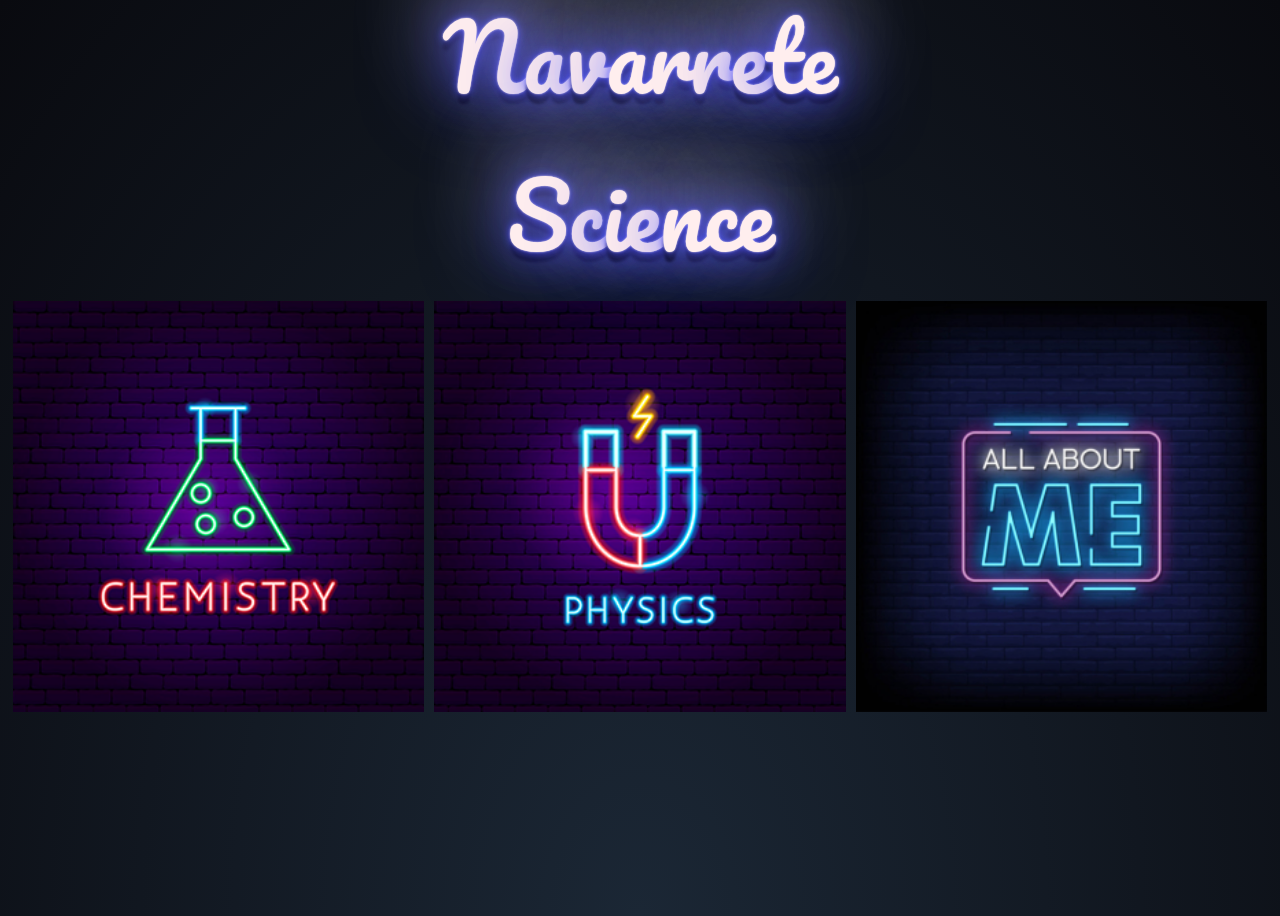
<file: index.html>
<!DOCTYPE html>
<html lang="en" dir="ltr">
  <head>
    <meta charset="utf-8" name="viewport" content="width=device-width">
  	<title>Navarrete Science</title>
  	<link rel="stylesheet" type="text/css" href="style.css">
  	<link rel="stylesheet" href="https://fonts.googleapis.com/css?family=Pacifico">
  	<link rel="icon" href="images/icon.png" type="image/png" sizes="32x32">
    <script src="csi.js"></script>
  </head>
  <body>

    <!--<div data-include="snow.html"></div>-->
    <div data-include="logo.html">

    </div>

    <div class="row">
			<div class="column">
				<a href="chemhome">
					<img src="images/chem.jpg" alt="image1" class="center">
				</a>
			</div>
			<div class="column">
				<a href="physhome">
					<img src="images/physics.jpg" alt="phys" class="center">
				</a>
			</div>
			<div class="column">
				<a href="Aboutme">
					<img src="images/me2.jpg" alt="me" class="center">
				</a>
			</div>
  </body>
</html>
</file>
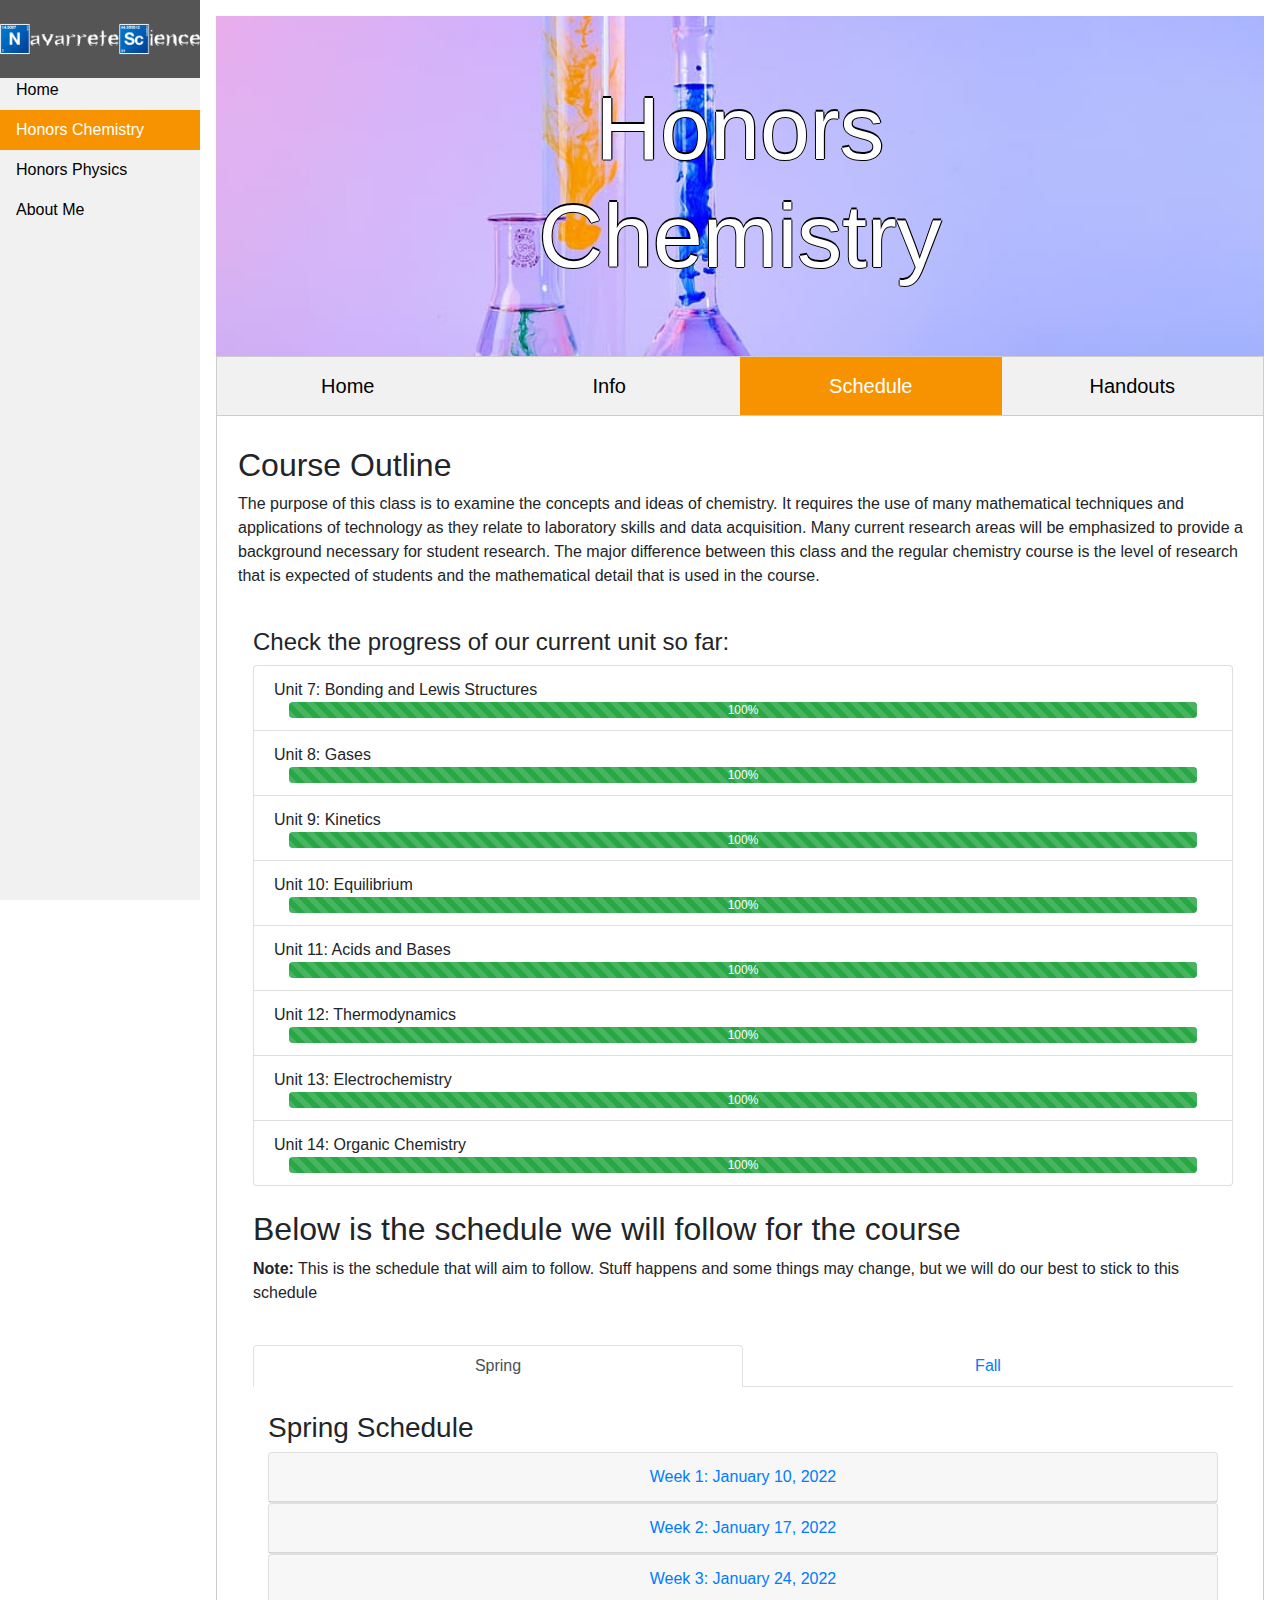
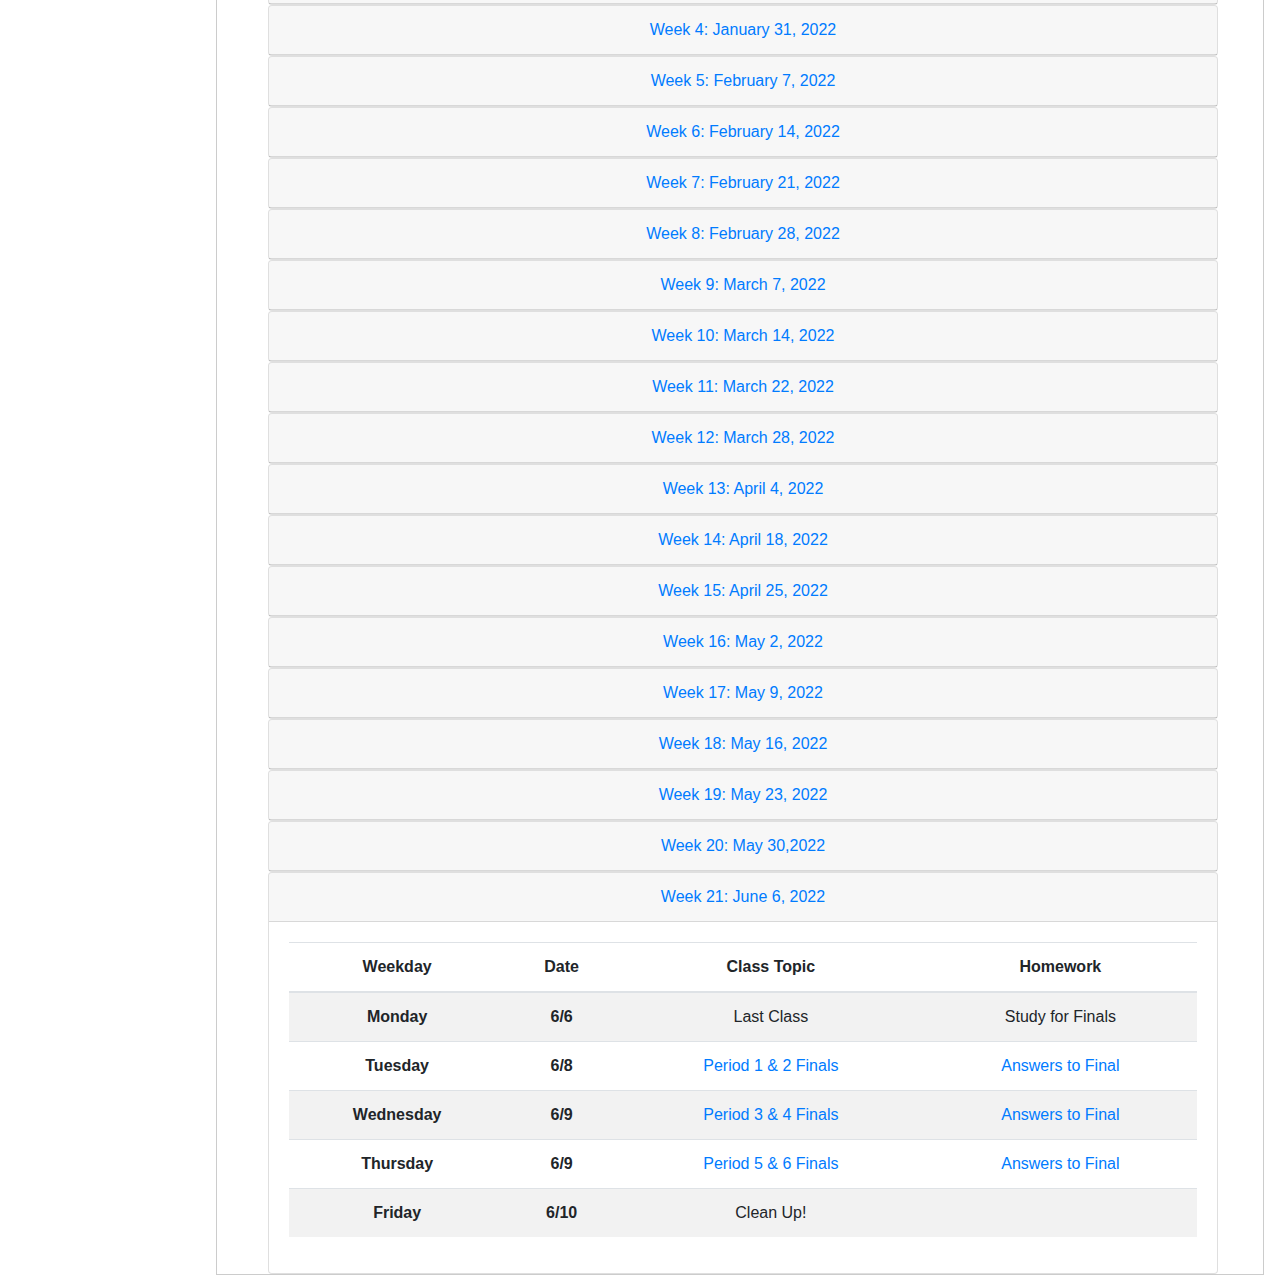
<file: chemhome.html>
<!DOCTYPE html>
<html lang="en" dir="ltr">
<head>
  <meta charset="utf-8" name="viewport" content="width=device-width">

    <link rel="stylesheet" href="https://maxcdn.bootstrapcdn.com/bootstrap/4.5.2/css/bootstrap.min.css">
    <link rel="stylesheet" type="text/css" href="chemstyle.css">

    <script src="https://ajax.googleapis.com/ajax/libs/jquery/3.5.1/jquery.min.js"></script>
    <script src="https://cdnjs.cloudflare.com/ajax/libs/popper.js/1.16.0/umd/popper.min.js"></script>
    <script src="https://maxcdn.bootstrapcdn.com/bootstrap/4.5.2/js/bootstrap.min.js"></script>
    <title>Honors Chemistry</title>
    <link rel="icon" href="images/icon.png" type="image/png" sizes="32x32">
  </head>
  <body>
    <ul class="sidenav">
      <a href="/">
				<img src="images/f7b4c80ef776345d8f807783833caaf0.jpg" alt="image1">
			</a>
      <li><a href="/">Home</a></li>
      <li><a class="active" href="">Honors Chemistry</a></li>
      <li><a href="physhome">Honors Physics</a></li>
      <li><a href="Aboutme">About Me</a></li>
    </ul>
    <div class="content">
      <div class="hero-image-chem">
        <div class="hero-text-chem">
          <h1 style="font-size:7vw;">Honors Chemistry</h1>
        </div>
      </div>
      <div class="centernav">
        <button class="tablinks" onclick="openCity(event, 'Home')"><center>Home</button>
        <button class="tablinks" onclick="openCity(event, 'Info')"><center>Info</button>
        <button class="tablinks" onclick="openCity(event, 'Schedule')" id="defaultOpen"><center>Schedule</button>
        <button class="tablinks" onclick="openCity(event, 'Handouts')"><center>Handouts</button>
      </div>

      <div id="Home" class="tabcontent active2">
        <div class = "container">
          <br>
          <div class="intro">
              <img src="images/dino.jpg">
              <h2>WELCOME CLASS OF 2021-2022</h2>
              <br>
              <p>Welcome Scientists to your Honors Chemistry class! Chemistry is my passion and the only thing I love more than chemistry is teaching others about its marvels. I am very excited to have all of you in my classroom as we embark on this journey together called Chemistry. We are all going to work together, learn together, and grow together. I hope that you are equally as excited to learn about chemistry as I am to teach it. I cannot wait to see all of you to transform into young scientists!</p>
            </div>
        <!--
            <br>
            <h2 style="text-align: center;">SCIENTISTS OF THE MONTH</h2>
            <p style="text-align: center; font-size: 18px;">Even through these difficult times of distance learning, these scientists have demonstrated diligence, leadership, tenacity in our digital classroom, serving as model students in our digital classroom.</p>

        <div class="som">
            <div class="sompictures">
         <div class="studentpictures">
           <img src="images/som1.jpg" style="width:100%">
           <h3>Bryan Sanchez Pineda</h3>
           <p>Period 1 Honors Chemistry</p>
         </div>
       </div>
         <div class="sompictures">
           <div class="studentpictures">
             <img src="images/som2.jpg" style="width:100%">
             <h3>Brittany Nieto-Bastida</h3>
             <p>Period 3 Honors Chemistry</p>
           </div>
         </div>
           <div class="sompictures">
             <div class="studentpictures">
               <img src="images/som3.jpg" style="width:100%">
              <h3>Katelyn Nolasco</h3>
              <p>Period 5 Honors Chemistry</p>
             </div>
           </div>
         </div>
          -->
          <!--
         <div class="outro">
           <h2>ANNOUNCEMENTS:</h2>
           <h2> WEEK 22</h2>
             <img src="images/dino.jpg">
             <p>Hello Scientists,<br><br>Congratulations! You have made it and survived a whole school year online! This journey has been no easy feat but it has definitely been a learning experience. I just wanted to take this opportunity to congratulate all of you more making it this far and for continuing to grow. Take a much needed break. It is well deserved
              <br><br>For this week, I will be finalizing grades so that if there are any mistakes, they can fixed and sorted promptly. Remember, there is one of me and over 200 of all of you. A mistake is bound to happen. If there are any questions on grades or if you see any mistakes, please let me know as soon as possible to ensure those mistakes get sorted promptly.
              <br><br>See you all soon!</p>
          </div>
          -->
        </div>
      </div>

      <div id="Info" class="tabcontent">
        <div class="container">
          <br>
          <p style="font-size:18px">
            The purpose of this class is not only to learn about chemistry, but to explore and be able explain the various of ideas that make up chemistry. We will accomplish this task by using the same mathematical techniques and technology used in the industry, developing skills necessary for successful data acquisition in a laboratory.  of this class is to explain and explore the various ideas that make up chemistry. Just like in normal lab, there will be a lot of work done collaboratively. Working together is highly encouraged, however, cheating/plagiarism will not be tolerated. If you received help, give them credit. However, if you are suspected or found to be cheating, the cheating policy by the Dean of Students will be enforced.
            <br>
            <br>
            In order to ensure no class time is wasted, make sure to come prepared to class every day with all your required materials and completed homework ready to turn in. If your homework isn’t unfinished, isn’t stapled, and/or doesn’t have your name, it is incomplete. Our time together will be used to learn, not looking for homework. Below is a list of the required materials needed for this class</p>
          <br>

          <div class="mainlist">
            <div class="infocolumns">
              <h2><center>MATERIALS</h2>
              <ul class"materials">
                <li>3 Ring Binder (only for this class)</li>
                <li>Pencils/Pens</li>
                <li>Colored Pencils</li>
                <li>Ruler</li>
                <li>Highlighers</li>
                <li>Scientific Calculator</li>
              </ul>
            </div>
            <div class="infocolumns">
              <h2><center>COURSE POLICIES</h2>
              <ul class"materials">
                <li>Arrive to class on time</li>
                <li>Come to class ready to learn and with an open mind</li>
                <li>Respect the speaker, whether it is myself or a classmate</li>
                <li>Trust yourself to make mistakes</li>
                <li>If things don't make sense, ask or seek help</li>
              </ul>
            </div>
          </div>
          <br>
          <p>
            The schedule is updated every week through the website. There you will find the topics as well as the homework we will be completing throughout the week and their due dates. Copy them to your planner. The excuse of not knowing an assignment was due will not be accepted.
            <br><br>
            As mentioned, you will need a separate binder only for this class. You should have dividers with the following headings:
            <br>
            <ol type="1">
              <li>Lecture Outlines</li>
              <li>Handouts</li>            <li>Homework</li>            <li>Labs</li>
              <li>Tests</li>
            </ol>

            You should have a separate “Completed Homework Folder”, where you place your assignments ready to be turned in.
            <br><br>
            The lecture notes for this class are made and distributed by the instructor. During class, your task will be to follow along and fill out the outline. This way, all your notes are in one place and if you’re absent, you know what notes to get. Guard these with your life.
          </p>
          <button class="chemmenu">MESSAGE FOR PARENTS/GUARDIANS </button>
          <div class="panel">
            <br>
            <p>School today is very different from how it was in the past, allowing for easier communication between teachers, parents and students. Ensuring the success of students is an equal team effort. Therefore it is important that you also keep track of what your child is doing in class to help keep them focused.<br><br>
            Some recommendations are:
            <li>Follow the website to know what your child is doing. This website was made for parents just as much as it was for students. Have your child help you navigate it</li>
            <li>Provide a time and space for your student to do work.</li>
            <li>Please do not wait until the end of the semester to see how your child is doing. Check in with your child at least every two weeks to see how they are doing in the class.</li>
            <li>You are welcome to contact me by email, phone or office hours. Please allow 24 hours for a response. If you have not heard from me in 24 hours, follow up emails are always appreciated.</li><br>
            <strong>The success of your child requires equal team effort.</strong>
          </p>
          </div>
          <br>
          <button class="chemmenu">MESSAGE FOR STUDENTS</button>
          <div class="panel">
            <br>
            <p>No one expects you to understand material you have never seen before on your first try. We are going to learn together, make mistakes together, and grow together. What I expect from everyone is dedication. If you need extra help, you can rewatch the lecture videos, create study groups with your peers or attend office hours. Remember that I am here to help you and will do everything that I can to provide plenty of opportunities to check for understanding and correct any misconceptions.</p>
          </div>
          <br>
          <h1 style="text-align: center;">GRADING</h1>
          <img src="images/chemGrades.png" style="width:100%">
          <p>Note: Assignments, such as quizzes/labs/exams, will have more weight and be worth more than one assignment</p>
          <br>
          <button class="chemmenu">STUDENT RESPONSIBILITY</button>
          <div class="panel">
            <br>
            <p>You must have your homework ready to be turned in when you arrive to class. Do not think you may spend 15 minutes or even 15 seconds looking for where you have put it, finishing one question, stapling pages together or even writing your name on it. Work is due when you arrive in the room. The same concept applies to bringing the materials, calculators and tools that are necessary for you to do your job, the job of being a student. Remember that while you are in my course, my objective is to prepare you for the real world and the consequences you will face will be of the same level as those in the real world. If you come without your tools, you can’t work and hence will not be paid that day. You will not receive credit for the work assigned or collected that day </p>
          </div>
          <br>
          <button class="chemmenu">CHEATING</button>
          <div class="panel">
            <br>
            <p>Cheating of any type will not be tolerated. If you are caught or suspected of cheating on a homework, lab or test you will be subjected to the schools cheating policy to the fullest extent. The burden of proof does not lie with the instructor</p>
          </div>
          <br>
          <button class="chemmenu">EXTRA CREDIT</button>
          <div class="panel">
            <br>
            <p>There is no extra credit given. It is the student’s responsibility to correct any assignments.</p>
          </div>
          <br>
          <button class="chemmenu">OFFICE HOURS</button>
          <div class="panel">
            <br>
            <p>Office hours is time meant for students to ask questions, tutor students, or simply talk to parents and students. I encourage everyone to attend office hours. Office hours can be done before school, on Schoology or through email. </p>
          </div>
          <br>
          <h1 style="text-align: center;">PRINTABLE DOCUMENTS</h1>
          <div class="sublist">
            <div class="doccolumns">
              <a href="https://drive.google.com/file/d/1AYBHLtGXWt_1m6lSsXgr9LLoP7cuwLrV/view">
                <img src="images/images/syllabus.png" class="centerimg">
              </a>
              <h2><center>CHEMISTRY SYLLABUS</h2>
              <p><center>Click on the image to view the full document</p>
            </div>
            <div class="doccolumns">
              <a href="https://drive.google.com/file/d/1PyjODHEEAt9lFLcygJ-EO8ABRVPrqjzD/view">
                <img src="images/images/safety.png" class="centerimg">
              </a>
              <h2><center>LAB SAFETY CONTRACT</h2>
              <p><center>Click on the image to view the full document</p>
            </div>
            <br><br><br>
          </div>
        </div>
      </div>


      <div id="Schedule" class="tabcontent">
        <div class="container">
          <br>

          <h2>Course Outline</h2>
          <p>The purpose of this class is to examine the concepts and ideas of chemistry. It requires the use of many mathematical techniques and applications of technology as they relate to laboratory skills and data acquisition. Many current research areas will be emphasized to provide a background necessary for student research. The major difference between this class and the regular chemistry course is the level of research that is expected of students and the mathematical detail that is used in the course.</p>

          <br>
          <div class="container">
            <h4>Check the progress of our current unit so far:</h4>
            <ul class="list-group">
              <li class="list-group-item ">Unit 7: Bonding and Lewis Structures
                <div class="container">
                 <div class="progress">
                    <div class="progress-bar progress-bar-striped bg-success progress-bar-animated" role="progressbar" aria-valuenow="40" aria-valuemin="0" aria-valuemax="100" style="width: 100%">
                    100%
                    </div>
                 </div>
                </div>
              </li>

              <li class="list-group-item">Unit 8: Gases <div class="container">
                 <div class="progress">
                 <div class="progress-bar progress-bar-striped bg-success progress-bar-animated" role="progressbar" aria-valuenow="40" aria-valuemin="0" aria-valuemax="100" style="width: 100%">
                 100%
                 </div>
                 </div>
                </div>
              </li>

              <li class="list-group-item">Unit 9: Kinetics<div class="container">
                 <div class="progress">
                 <div class="progress-bar progress-bar-striped bg-success progress-bar-animated" role="progressbar" aria-valuenow="40" aria-valuemin="0" aria-valuemax="100" style="width: 100%">
                 100%
                 </div>
                 </div>
                </div>
              </li>

              <li class="list-group-item">Unit 10: Equilibrium <div class="container">
                 <div class="progress">
                 <div class="progress-bar progress-bar-striped bg-success progress-bar-animated" role="progressbar" aria-valuenow="40" aria-valuemin="0" aria-valuemax="100" style="width: 100%">
                 100%
                 </div>
                 </div>
                </div>
              </li>

              <li class="list-group-item">Unit 11: Acids and Bases<div class="container">
                 <div class="progress">
                 <div class="progress-bar progress-bar-striped bg-success progress-bar-animated" role="progressbar" aria-valuenow="40" aria-valuemin="0" aria-valuemax="100" style="width: 100%">
                 100%
                 </div>
                 </div>
                </div>
              </li>

              <li class="list-group-item">Unit 12: Thermodynamics<div class="container">
                 <div class="progress">
                   <div class="progress-bar progress-bar-striped bg-success progress-bar-animated" role="progressbar" aria-valuenow="40" aria-valuemin="0" aria-valuemax="100" style="width: 100%">
                   100%
                   </div>
                 </div>
                </div>
              </li>

              <li class="list-group-item">Unit 13: Electrochemistry<div class="container">
                 <div class="progress">
                   <div class="progress-bar progress-bar-striped bg-success progress-bar-animated" role="progressbar" aria-valuenow="40" aria-valuemin="0" aria-valuemax="100" style="width: 100%">
                   100%
                   </div>
                 </div>
                </div>
              </li>

              <li class="list-group-item">Unit 14: Organic Chemistry<div class="container">
                 <div class="progress">
                   <div class="progress-bar progress-bar-striped bg-success progress-bar-animated" role="progressbar" aria-valuenow="40" aria-valuemin="0" aria-valuemax="100" style="width: 100%">
                   100%
                   </div>
                 </div>
                </div>
              </li>
<!--
              <li class="list-group-item">Unit 15: Nuclear Chemistry<div class="container">
                 <div class="progress">
                   <div class="progress-bar progress-bar-striped bg-info progress-bar-animated" role="progressbar" aria-valuenow="40" aria-valuemin="0" aria-valuemax="100" style="width: 10%">
                   0%
                   </div>
                 </div>
                </div>
              </li>
 -->
            </ul>
          </div>

          <br>

          <div class="container">
            <h2>Below is the schedule we will follow for the course</h2>
            <p><strong>Note:</strong> This is the schedule that will aim to follow. Stuff happens and some things may change, but we will do our best to stick to this schedule</p>

            <br>
             <ul class="nav nav-tabs nav-justified" role="tablist">

              <li class="nav-item">
                <a class="nav-link active" data-toggle="tab" href="#home">Spring</a>
              </li>

              <li class="nav-item">
                <a class="nav-link" data-toggle="tab" href="#menu1">Fall</a>
              </li>
              <!--
              <li class="nav-item">
                <a class="nav-link disabled" data-toggle="tab" href="#home">Spring</a>
              </li>
            -->
            </ul>

            <div class="tab-content">
              <div id="home" class="container tab-pane active"><br>

                <h3>Spring Schedule</h3>
                  <div id="accordion">

                    <div class="card">
                      <div class="card-header">
                          <a class="card-link" data-toggle="collapse" href="#collapse19"><center>Week 1: January 10, 2022
                          </a>
                      </div>
                      <div id="collapse19" class="collapse" data-parent = "#accordion">
                        <div class="card-body">
                          <table class="table table-striped">
                            <thead>
                              <tr>
                                <th><center>Weekday</th>
                                <th><center>Date</th>
                                <th><center>Class Topic</th>
                                <th><center>Homework</th>
                              </tr>
                            </thead>
                            <tbody>
                              <tr>
                                 <td><center><strong>Monday</strong></td>
                                <td><center><strong>1/10</strong></td>
                                <td><center>Pupil Free Day</td>
                                <td><center>See y'all Soon</td>
                              </tr>
                              <tr>
                                <td><center><strong>Tuesday</strong></td>
                                <td><center><strong>1/11</strong></td>
                                <td><center>Math Review</td>
                                <td><center>Complete the <a href="#" target="_blank">Math Review</a> Handout</td>
                              </tr>
                              <tr>
                                <td><center><strong>Wednesday</strong></td>
                                <td><center><strong>1/12</strong></td>
                                <td><center>Bonding</td>
                                <td><center>Complete the <a href="#" target="_blank">Bonding Questions</a> Handout</td>
                              </tr>
                              <tr>
                                <td><center><strong>Thursday</strong></td>
                                <td><center><strong>1/13</strong></td>
                                <td><center>Lewis Structures</td>
                                <td><center>Complete the <a href="#" target="_blank">Lewis Dots #1</a> Handout</td>
                              </tr>
                              <tr>
                                <td><center><strong>Friday</strong></td>
                                <td><center><strong>1/14</strong></td>
                                <td><center>VSEPR</td>
                                <td><center>Complete the <a href="#" target="_blank">Lewis Dots #2</a> Handout</td>
                              </tr>
                            </tbody>
                          </table>
                        </div>
                      </div>
                    </div>

                    <div class="card">
                      <div class="card-header">
                          <a class="collapsed card-link" data-toggle="collapse" href="#collapse20"><center>Week 2: January 17, 2022</a>
                      </div>
                      <div id="collapse20" class="collapse" data-parent="#accordion">
                        <div class="card-body">
                          <table class="table table-striped">
                            <thead>
                              <tr>
                                <th><center>Weekday</th>
                                <th><center>Date</th>
                                <th><center>Class Topic</th>
                                <th><center>Homework</th>
                              </tr>
                            </thead>
                            <tbody>
                              <tr>
                                 <td><center><strong>Monday</strong></td>
                                <td><center><strong>1/17</strong></td>
                                <td><center>Martin Luther King Jr Day</td>
                                <td><center> </td>
                              </tr>
                              <tr>
                                <td><center><strong>Tuesday</strong></td>
                                <td><center><strong>1/18</strong></td>
                                <td><center>Model Building Lab</td>
                                <td><center>Complete the <a href="https://drive.google.com/file/d/1hcEi6WPxt1BAUStW_ta5Z1R1dHaYGGpL/view?usp=sharing" target="_blank">Model Building Lab</a> Handout</td>
                              </tr>
                              <tr>
                                <td><center><strong>Wednesday</strong></td>
                                <td><center><strong>1/19</strong></td>
                                <td><center>Dipole Moments</td>
                                <td><center>Complete the <a href="https://drive.google.com/file/d/1kz-wq_AmYC7-1SbhjQkxaVrKuYKEt2FF/view?usp=sharing" target="_blank">Lewis Dots #3</a> Handout</td>
                              </tr>
                              <tr>
                                <td><center><strong>Thursday</strong></td>
                                <td><center><strong>1/20</strong></td>
                                <td><center>Discuss Homework</td>
                                <td><center>Complete the <a href="https://drive.google.com/file/d/1kz-wq_AmYC7-1SbhjQkxaVrKuYKEt2FF/view?usp=sharing" target="_blank">Lewis Dots #3</a> Handout</td>
                              </tr>
                              <tr>
                                <td><center><strong>Friday</strong></td>
                                <td><center><strong>1/21</strong></td>
                                <td><center>IMF</td>
                                <td><center>Complete the <a href="https://drive.google.com/file/d/1wu6J0SnVWHTCNizM0UO2cTwoNBnUUI-M/view?usp=sharing" target="_blank">IMF Homework</a> Handout</td>
                              </tr>
                            </tbody>
                          </table>
                        </div>
                      </div>
                    </div>

                    <div class="card">
                      <div class="card-header">
                          <a class="card-link" data-toggle="collapse" href="#collapse21"><center>Week 3: January 24, 2022</a>
                      </div>
                      <div id="collapse21" class="collapse" data-parent="#accordion">
                        <div class="card-body">
                          <table class="table table-striped">
                            <thead>
                              <tr>
                                <th><center>Weekday</th>
                                <th><center>Date</th>
                                <th><center>Class Topic</th>
                                <th><center>Homework</th>
                              </tr>
                            </thead>
                            <tbody>
                              <tr>
                                <td><center><strong>Monday</strong></td>
                                <td><center><strong>1/24</strong></td>
                                <td><center>Review</td>
                                <td><center>Complete the Practice Test.</td>
                              </tr>
                              <tr>
                                <td><center><strong>Tuesday</strong></td>
                                <td><center><strong>1/25</strong></td>
                                <td><center>Unit 7 Test</td>
                                <td><center></td>
                              </tr>
                              <tr>
                                <td><center><strong>Wednesday</strong></td>
                                <td><center><strong>1/26</strong></td>
                                <td><center>Gases</td>
                                <td><center>Complete the <a href="https://drive.google.com/file/d/1iesL8sdM2VhlbdJrBTju2CPicTHKLo17/view?usp=sharing" target="_blank">Boyle's Law</a> Handout.</td>
                              </tr>
                              <tr>
                                <td><center><strong>Thursday</strong></td>
                                <td><center><strong>1/27</strong></td>
                                <td><center>Gases</td>
                                <td><center>Complete the <a href="https://drive.google.com/file/d/1aVKwyO55DDZmrp4N6N2pYvO_ltlqSfV9/view?usp=sharing" target="_blank">Charles's Law</a> Handout.</td>
                              </tr>
                              <tr>
                                <td><center><strong>Friday</strong></td>
                                <td><center><strong>1/28</strong></td>
                                <td><center>Boyle's Law Lab</td>
                                <td><center>Complete the <a href="https://drive.google.com/file/d/1QEGBPaD8XahMvyi4kJ66DGyWJeKcK88Z/view?usp=sharing" target="_blank">Boyle's Law Lab</a> Handout.</td>
                              </tr>
                            </tbody>
                          </table>
                        </div>
                      </div>
                    </div>

                    <div class="card">
                      <div class="card-header">
                          <a class="card-link" data-toggle="collapse" href="#collapse22"><center>Week 4: January 31, 2022</a></h4>
                      </div>
                      <div id="collapse22" class="collapse" data-parent="#accordion">
                        <div class="card-body">
                          <table class="table table-striped">
                            <thead>
                              <tr>
                                <th><center>Weekday</th>
                                <th><center>Date</th>
                                <th><center>Class Topic</th>
                                <th><center>Homework</th>
                              </tr>
                            </thead>
                            <tbody>
                              <tr>
                                <td><center><strong>Monday</strong></td>
                                <td><center><strong>1/31</strong></td>
                                <td><center>Boyle's Law Lab</td>
                                <td><center>Complete the <a href="https://drive.google.com/file/d/1QEGBPaD8XahMvyi4kJ66DGyWJeKcK88Z/view?usp=sharing" target="_blank">Boyle's Law Lab</a> Handout and the <a href="https://drive.google.com/file/d/1xDm9qiM1irW5djSmqi7L2Hvx6wUK7oHs/view?usp=sharing" target="_blank">Combined Gas Laws</a> Handout.</td>
                              </tr>
                              <tr>
                                <td><center><strong>Tuesday</strong></td>
                                <td><center><strong>2/1</strong></td>
                                <td><center>Discuss HW</td>
                                <td><center>Complete the <a href="https://drive.google.com/file/d/1xDm9qiM1irW5djSmqi7L2Hvx6wUK7oHs/view?usp=sharing" target="_blank">Combined Gas Laws</a> Handout.</td>
                              </tr>
                              <tr>
                                <td><center><strong>Wednesday</strong></td>
                                <td><center><strong>2/2</strong></td>
                                <td><center>Ideal Gas Law</td>
                                <td><center>Complete the <a href="https://drive.google.com/file/d/1EJWglqDp9JaijlsSS9XrBKX04K6YrYjQ/view?usp=sharing" target="_blank">Ideal Gas Law</a> Handout.</td>
                              </tr>
                              <tr>
                                <td><center><strong>Thursday</strong></td>
                                <td><center><strong>2/3</strong></td>
                                <td><center>Kinetic Molecular Theory</td>
                                <td><center>Complete the <a href="https://drive.google.com/file/d/1JjJ0_9xSDHvzapn3xKgU8t2_qmFBtmeL/view?usp=sharing" target="_blank">KMT Questions</a> Handout.</td>
                              </tr>
                              <tr>
                                <td><center><strong>Friday</strong></td>
                                <td><center><strong>2/4</strong></td>
                                <td><center>Gas Properties Lab</td>
                                <td><center>Complete the <a href="https://drive.google.com/file/d/1WDcRszj94GE043PIJDjV3IKhzdmtxI7B/view?usp=sharing" target="_blank">Gas Properties Lab</a> Handout.</td>
                              </tr>
                            </tbody>
                          </table>
                        </div>
                      </div>
                    </div>

                    <div class="card">
                      <div class="card-header">
                          <a class="card-link" data-toggle="collapse" href="#collapse23"><center>Week 5: February 7, 2022</a></h4>
                      </div>
                      <div id="collapse23" class="collapse" data-parent="#accordion">
                        <div class="card-body">
                          <table class="table table-striped">
                            <thead>
                              <tr>
                                <th><center>Weekday</th>
                                <th><center>Date</th>
                                <th><center>Class Topic</th>
                                <th><center>Homework</th>
                              </tr>
                            </thead>
                            <tbody>
                              <tr>
                                <td><center><strong>Monday</strong></td>
                                <td><center><strong>2/7</strong></td>
                                <td><center>Discuss HW/Molar Mass</td>
                                <td><center>Complete the <a href="https://drive.google.com/file/d/1vCF7mdTugLCiVDwqvvRudW8C99L293QJ/view?usp=sharing" target="_blank">Densities and Molar Masses of Gases</a> Handout</td>
                              </tr>
                              <tr>
                                <td><center><strong>Tuesday</strong></td>
                                <td><center><strong>2/8</strong></td>
                                <td><center>Gas Stoichiometry</td>
                                <td><center>Complete the <a href="https://drive.google.com/file/d/1PBZTt-XXB95gnwlwDuJWXQ6yZKuAAxOl/view?usp=sharing" target="_blank">Gas Stoichiometry</a> Handout</td>
                              </tr>
                              <tr>
                                <td><center><strong>Wednesday</strong></td>
                                <td><center><strong>2/9</strong></td>
                                <td><center>More Math</td>
                                <td><center>Complete the <a href="https://drive.google.com/file/d/1-RsCzKo7e4qbAVOEiN1Ofcxl_bz7EIQS/view?usp=sharing" target="_blank">Mixed Up Gas Laws</a> Handout</td>
                              </tr>
                              <tr>
                                <td><center><strong>Thursday</strong></td>
                                <td><center><strong>2/10</strong></td>
                                <td><center>Review</td>
                                <td><center>Complete the Practice Test</td>
                              </tr>
                              <tr>
                                <td><center><strong>Friday</strong></td>
                                <td><center><strong>2/11</strong></td>
                                <td><center>Unit 8 Test</td>
                                <td><center></td>
                              </tr>
                            </tbody>
                          </table>
                        </div>
                      </div>
                    </div>

                    <div class="card">
                      <div class="card-header">
                          <a class="card-link" data-toggle="collapse" href="#collapse24"><center>Week 6: February 14, 2022</a></h4>
                      </div>
                      <div id="collapse24" class="collapse" data-parent="#accordion">
                        <div class="card-body">
                          <table class="table table-striped">
                            <thead>
                              <tr>
                                <th><center>Weekday</th>
                                <th><center>Date</th>
                                <th><center>Class Topic</th>
                                <th><center>Homework</th>
                              </tr>
                            </thead>
                            <tbody>
                              <tr>
                                <td><center><strong>Monday</strong></td>
                                <td><center><strong>2/14</strong></td>
                                <td><center>Kinetics Lab</td>
                                <td><center>Complete the <a href="#" target="_blank">Kinetics Lab</a> Handout</td>
                              </tr>
                              <tr>
                                <td><center><strong>Tuesday</strong></td>
                                <td><center><strong>2/15</strong></td>
                                <td><center>Discuss Lab</td>
                                <td><center>Complete the <a href="#" target="_blank">Kinetics Lab</a> Handout</td>
                              </tr>
                              <tr>
                                <td><center><strong>Wednesday</strong></td>
                                <td><center><strong>2/16</strong></td>
                                <td><center>Factors Affecting Rate of a Reaction</td>
                                <td><center>Complete the <a href="https://drive.google.com/file/d/1ORqZjW0NjZ8U9clcrBT8F8KdT1dNwtt0/view?usp=sharing" target="_blank">Kinetics #1</a> Handout</td>
                              </tr>
                              <tr>
                                <td><center><strong>Thursday</strong></td>
                                <td><center><strong>2/17</strong></td>
                                <td><center>Reaction Rate and Temperature Lab</td>
                                <td><center>Complete the <a href="https://drive.google.com/file/d/137pQzPQ9JPNyw8pqKm-0nMlovPhcS2JO/view?usp=sharing" target="_blank">Rates of Reaction Formal Lab</a> Report</td>
                              </tr>
                              <tr>
                                <td><center><strong>Friday</strong></td>
                                <td><center><strong>2/18</strong></td>
                                <td><center>Discuss HW/ Rates</td>
                                <td><center>Complete the <a href="https://drive.google.com/file/d/1Gkq-sjke8I7kY0KEQHnm7tkIstZitJIJ/view?usp=sharing" target="_blank">Kinetics #2</a> Handout</td>
                              </tr>
                            </tbody>
                          </table>
                        </div>
                      </div>
                    </div>

                    <div class="card">
                      <div class="card-header">
                          <a class="card-link" data-toggle="collapse" href="#collapse25"><center>Week 7: February 21, 2022</a></h4>
                      </div>
                      <div id="collapse25" class="collapse" data-parent="#accordion">
                        <div class="card-body">
                          <table class="table table-striped">
                            <thead>
                              <tr>
                                <th><center>Weekday</th>
                                <th><center>Date</th>
                                <th><center>Class Topic</th>
                                <th><center>Homework</th>
                              </tr>
                            </thead>
                            <tbody>
                              <tr>
                                <td><center><strong>Monday</strong></td>
                                <td><center><strong>2/21</strong></td>
                                <td><center>President's Day</td>
                                <td><center> </td>
                              </tr>
                              <tr>
                                <td><center><strong>Tuesday</strong></td>
                                <td><center><strong>2/22</strong></td>
                                <td><center>Rate Law</td>
                                <td><center>Complete the <a href="https://drive.google.com/file/d/137pQzPQ9JPNyw8pqKm-0nMlovPhcS2JO/view?usp=sharing" target="_blank">Rate Law</a> Formla Lab.</td>
                              </tr>
                              <tr>
                                <td><center><strong>Wednesday</strong></td>
                                <td><center><strong>2/23</strong></td>
                                <td><center>Post Lab/ Mechanisms</td>
                                <td><center>Complete the <a href="https://drive.google.com/file/d/1euyfx1DPPWYKtSY3AQQwYOKped1BbLk-/view?usp=sharing" target="_blank">Kinetics #3</a> Handout.</td>
                              </tr>
                              <tr>
                                <td><center><strong>Thursday</strong></td>
                                <td><center><strong>2/24</strong></td>
                                <td><center>Iodine Clock Lab</td>
                                <td><center>Complete the <a href="https://drive.google.com/file/d/1DbVl8qKtZFe3c_sFNNcBBKliVYWuFHDK/view?usp=sharing" target="_blank">Iodine Lab</a> Handout.</td>
                              </tr>
                              <tr>
                                <td><center><strong>Friday</strong></td>
                                <td><center><strong>2/25</strong></td>
                                <td><center>Review Lab/ HW</td>
                                <td><center>Complete the <a href="https://drive.google.com/file/d/1nhvbRuMStzFfv2sWFItDEwGEZEYc4yP7/view?usp=sharing" target="_blank">Kinetics #4</a> Handout.</td>
                              </tr>
                            </tbody>
                          </table>
                        </div>
                      </div>
                    </div>

                    <div class="card">
                      <div class="card-header">
                          <a class="card-link" data-toggle="collapse" href="#collapse26"><center>Week 8: February 28, 2022</a></h4>
                      </div>
                      <div id="collapse26" class="collapse" data-parent="#accordion">
                        <div class="card-body">
                          <table class="table table-striped">
                            <thead>
                              <tr>
                                <th><center>Weekday</th>
                                <th><center>Date</th>
                                <th><center>Class Topic</th>
                                <th><center>Homework</th>
                              </tr>
                            </thead>
                            <tbody>
                              <tr>
                                <td><center><strong>Monday</strong></td>
                                <td><center><strong>2/28</strong></td>
                                <td><center>Kinetics Review Lecture</td>
                                <td><center>Complete the Practice Test</td>
                              </tr>
                              <tr>
                                <td><center><strong>Tuesday</strong></td>
                                <td><center><strong>3/1</strong></td>
                                <td><center>Unit 9 Kinetics Test</td>
                                <td><center> </td>
                              </tr>
                              <tr>
                                <td><center><strong>Wednesday</strong></td>
                                <td><center><strong>3/2</strong></td>
                                <td><center>Le Chatelier’s Principle</td>
                                <td><center>Complete the <a href="https://drive.google.com/file/d/1Xgt9eTAlxggAfNb7DNMRGGfLR7RUYdNt/view?usp=sharing" target="_blank">Le Chatelier’s Principle #1</a> Handout.</td>
                              </tr>
                              <tr>
                                <td><center><strong>Thursday</strong></td>
                                <td><center><strong>3/3</strong></td>
                                <td><center>Le Chatelier's Principle Lab</td>
                                <td><center>Complete the <a href="https://drive.google.com/file/d/1AMdfsOnJpWcCmDR1firoIiScU_PT1mA8/view?usp=sharing" target="_blank">Le Chatelier's Principle Lab</a> Handout.</td>
                              </tr>
                              <tr>
                                <td><center><strong>Friday</strong></td>
                                <td><center><strong>3/4</strong></td>
                                <td><center>Post-Lab</td>
                                <td><center>Complete the <a href="https://drive.google.com/file/d/1CEQOv2iqyFeCm4PEEvZJIaGZcXlpnkS5/view?usp=sharing" target="_blank">Le Chatelier’s Principle #2</a> Handout.</td>
                              </tr>
                            </tbody>
                          </table>
                        </div>
                      </div>
                    </div>

                    <div class="card">
                      <div class="card-header">
                          <a class="card-link" data-toggle="collapse" href="#collapse27"><center>Week 9: March 7, 2022</a></h4>
                      </div>
                      <div id="collapse27" class="collapse" data-parent="#accordion">
                        <div class="card-body">
                          <table class="table table-striped">
                            <thead>
                              <tr>
                                <th><center>Weekday</th>
                                <th><center>Date</th>
                                <th><center>Class Topic</th>
                                <th><center>Homework</th>
                              </tr>
                            </thead>
                            <tbody>
                              <tr>
                                <td><center><strong>Monday</strong></td>
                                <td><center><strong>3/7</strong></td>
                                <td><center>Equilibrium Constants</td>
                                <td><center>Complete the <a href="https://drive.google.com/file/d/1aRimUgmyxw89KIpjCwQ9kZKpMqi76MUH/view?usp=sharing" target="_blank">Equilibrium Constants #1</a> Handout.</td>
                              </tr>
                              <tr>
                                <td><center><strong>Tuesday</strong></td>
                                <td><center><strong>3/8</strong></td>
                                <td><center>Discuss HW</td>
                                <td><center>Complete the <a href="https://drive.google.com/file/d/1ZiaOLfTCXevdyE77Me3lq-TSwSDu7wmx/view?usp=sharing" target="_blank">Equilibrium Constants #2</a> Handout.</td>
                              </tr>
                              <tr>
                                <td><center><strong>Wednesday</strong></td>
                                <td><center><strong>3/9</strong></td>
                                <td><center>ICE Boxes</td>
                                <td><center>Complete 1-5 of the <a href="https://drive.google.com/file/d/1oILgU7RyJsdmlSChEK4YOIdQKwvCkBTn/view?usp=sharing" target="_blank">ICE Boxes</a> Handout.</td>
                              </tr>
                              <tr>
                                <td><center><strong>Thursday</strong></td>
                                <td><center><strong>3/10</strong></td>
                                <td><center>More ICE Boxes</td>
                                <td><center>Complete 6-10 of the <a href="https://drive.google.com/file/d/1oILgU7RyJsdmlSChEK4YOIdQKwvCkBTn/view?usp=sharing" target="_blank">ICE Boxes</a> Handout.</td>
                              </tr>
                              <tr>
                                <td><center><strong>Friday</strong></td>
                                <td><center><strong>3/11</strong></td>
                                <td><center>Fe(SCN) Activity #2</td>
                                <td><center>Complete the <a href="https://drive.google.com/file/d/1eRxDdn2LqAuE0ertpjKNcY-lLoxBPGrU/view?usp=sharing" target="_blank">Fe(SCN) Activity</a> Handout.</td>
                              </tr>
                            </tbody>
                          </table>
                        </div>
                      </div>
                    </div>

                    <div class="card">
                      <div class="card-header">
                          <a class="card-link" data-toggle="collapse" href="#collapse28"><center>Week 10: March 14, 2022</a></h4>
                      </div>
                      <div id="collapse28" class="collapse" data-parent="#accordion">
                        <div class="card-body">
                          <table class="table table-striped">
                            <thead>
                              <tr>
                                <th><center>Weekday</th>
                                <th><center>Date</th>
                                <th><center>Class Topic</th>
                                <th><center>Homework</th>
                              </tr>
                            </thead>
                            <tbody>
                              <tr>
                                <td><center><strong>Monday</strong></td>
                                <td><center><strong>3/14</strong></td>
                                <td><center>Review</td>
                                <td><center>Complete the Practice Test </td>
                              </tr>
                              <tr>
                                <td><center><strong>Tuesday</strong></td>
                                <td><center><strong>3/15</strong></td>
                                <td><center>Review</td>
                                <td><center>Complete the Practice Test </td>
                              </tr>
                              <tr>
                                <td><center><strong>Wednesday</strong></td>
                                <td><center><strong>3/16</strong></td>
                                <td><center>Unit 10: Equilibrium Test</td>
                                <td><center> </td>
                              </tr>
                              <tr>
                                <td><center><strong>Thursday</strong></td>
                                <td><center><strong>3/17</strong></td>
                                <td><center>Electrolytes</td>
                                <td><center>Complete the <a href="https://drive.google.com/file/d/1ELoh17XKQWjobZrTrsd2s4TxGEhdfDhc/view?usp=sharing" target="_blank">Conjugates Pairs Homework</a> Handout.</td>
                              </tr>
                              <tr>
                                <td><center><strong>Friday</strong></td>
                                <td><center><strong>3/18</strong></td>
                                <td><center>pH</td>
                                <td><center>Complete the <a href="https://drive.google.com/file/d/1fQo4obMcraPIYSqx3Xy3AP-9kN8X5hZ4/view?usp=sharing" target="_blank">pH Squares #1</a> Handout.</td>
                              </tr>
                            </tbody>
                          </table>
                        </div>
                      </div>
                    </div>

                    <div class="card">
                      <div class="card-header">
                          <a class="card-link" data-toggle="collapse" href="#collapse29"><center>Week 11: March 22, 2022</a></h4>
                      </div>
                      <div id="collapse29" class="collapse" data-parent="#accordion">
                        <div class="card-body">
                          <table class="table table-striped">
                            <thead>
                              <tr>
                                <th><center>Weekday</th>
                                <th><center>Date</th>
                                <th><center>Class Topic</th>
                                <th><center>Homework</th>
                              </tr>
                            </thead>
                            <tbody>
                              <tr>
                                <td><center><strong>Monday</strong></td>
                                <td><center><strong>3/22</strong></td>
                                <td><center>More pH</td>
                                <td><center>Complete the <a href="https://drive.google.com/file/d/1Yhl0C9s6_5oxK9r9uqueGLmAFuVyFgR9/view?usp=sharing" target="_blank">pH Squares #2</a> Handout.</td>
                              </tr>
                              <tr>
                                <td><center><strong>Tuesday</strong></td>
                                <td><center><strong>3/23</strong></td>
                                <td><center>pH Lab</td>
                                <td><center>Complete the <a href="https://drive.google.com/drive/u/0/folders/1LbOnCU2b0QEJ3fPoALz5OpBKmD72zW9r" target="_blank">pH Lab</a> Handout and the <a href="https://drive.google.com/file/d/1P3XCr1Muz1Ueoxlqe1p_4itdxVPokDVp/view?usp=sharing" target="_blank">pH Squares #3</a> Handout.</td>
                              </tr>
                              <tr>
                                <td><center><strong>Wednesday</strong></td>
                                <td><center><strong>3/24</strong></td>
                                <td><center>Weak Acids</td>
                                <td><center>Complete 1-5 of the <a href="https://drive.google.com/file/d/1StoowEOETULj6cEO9gKYlGPCc9D7pBWa/view?usp=sharing" target="_blank">Weak Acids Practice</a> Handout.</td>
                              </tr>
                              <tr>
                                <td><center><strong>Thursday</strong></td>
                                <td><center><strong>3/25</strong></td>
                                <td><center>Weak Acids Activity</td>
                                <td><center>Complete the <a href="https://drive.google.com/file/d/13BxK0O4ycRmIp81XIaJAlXPSLOm2OxfR/view?usp=sharing" target="_blank">Weak Acids Activity</a> Handout and 6-10 of the <a href="https://drive.google.com/file/d/1StoowEOETULj6cEO9gKYlGPCc9D7pBWa/view?usp=sharing" target="_blank">Weak Acids Practice</a> Handout.</td>
                              </tr>
                              <tr>
                                <td><center><strong>Friday</strong></td>
                                <td><center><strong>3/26</strong></td>
                                <td><center>Ka Lab</td>
                                <td><center>Complete the <a href="https://drive.google.com/file/d/1yNQVuWyKl3rEpSKh8U1agOR7tqpl2XkZ/view?usp=sharing" target="_blank">Ka Lab</a> Handout.</td>
                              </tr>
                            </tbody>
                          </table>
                        </div>
                      </div>
                    </div>

                    <div class="card">
                      <div class="card-header">
                          <a class="card-link" data-toggle="collapse" href="#collapse30"><center>Week 12: March 28, 2022</a></h4>
                      </div>
                      <div id="collapse30" class="collapse " data-parent="#accordion">
                        <div class="card-body">
                          <table class="table table-striped">
                            <thead>
                              <tr>
                                <th><center>Weekday</th>
                                <th><center>Date</th>
                                <th><center>Class Topic</th>
                                <th><center>Homework</th>
                              </tr>
                            </thead>
                            <tbody>
                              <tr>
                                <td><center><strong>Monday</strong></td>
                                <td><center><strong>3/28</strong></td>
                                <td><center>Cesar Chavez Day</td>
                                <td><center> </td>
                              </tr>
                              <tr>
                                <td><center><strong>Tuesday</strong></td>
                                <td><center><strong>3/29</strong></td>
                                <td><center>Neutralization</td>
                                <td><center>Complete the <a href="https://drive.google.com/file/d/1Mmgw-W_eTc6ETLcSkFA-CrDIF21HgtsM/view?usp=sharing" target="_blank">Neutralization Questions</a> Handout.</td>
                              </tr>
                              <tr>
                                <td><center><strong>Wednesday</strong></td>
                                <td><center><strong>3/30</strong></td>
                                <td><center>Microtitration Lab</td>
                                <td><center>Complete the <a href="https://drive.google.com/file/d/1YNEypvxF47wcJWcX567au0fXiTJpexrC/view?usp=sharing" target="_blank">Microtitration Lab</a> Handout and the <a href="https://drive.google.com/file/d/1YNEypvxF47wcJWcX567au0fXiTJpexrC/view?usp=sharing" target="_blank">Acid Base Nomenclature</a> Handout.</td>
                              </tr>
                              <tr>
                                <td><center><strong>Thursday</strong></td>
                                <td><center><strong>3/31</strong></td>
                                <td><center>Titration Techniques</td>
                                <td><center>Complete the <a href="https://drive.google.com/file/d/19D_OPWoIQMeb7BF45c3dC70sPdd5OGGr/view?usp=sharing" target="_blank">Titration #1</a> Handout.</td>
                              </tr>
                              <tr>
                                <td><center><strong>Friday</strong></td>
                                <td><center><strong>4/1</strong></td>
                                <td><center>Titration Lab Day 1</td>
                                <td><center>Start on the <a href="https://drive.google.com/file/d/1-ttvkPU1tmmxSHyrx-hg7JBZhYPCXRlJ/view?usp=sharing" target="_blank">Titration Lab</a> Handout.</td>
                              </tr>
                            </tbody>
                          </table>
                        </div>
                      </div>
                    </div>

                    <div class="card">
                      <div class="card-header">
                          <a class="card-link" data-toggle="collapse" href="#collapse31"><center>Week 13: April 4, 2022</a></h4>
                      </div>
                      <div id="collapse31" class="collapse" data-parent="#accordion">
                        <div class="card-body">
                          <table class="table table-striped">
                            <thead>
                              <tr>
                                <th><center>Weekday</th>
                                <th><center>Date</th>
                                <th><center>Class Topic</th>
                                <th><center>Homework</th>
                              </tr>
                            </thead>
                            <tbody>
                              <tr>
                                <td><center><strong>Monday</strong></td>
                                <td><center><strong>4/4</strong></td>
                                <td><center>Titration Lab Day 1</td>
                                <td><center>Complete the <a href="https://drive.google.com/file/d/1-ttvkPU1tmmxSHyrx-hg7JBZhYPCXRlJ/view?usp=sharing" target="_blank">Titration Lab</a> Handout.</td>
                              </tr>
                              <tr>
                                <td><center><strong>Tuesday</strong></td>
                                <td><center><strong>4/5</strong></td>
                                <td><center>Review/Finish Lab</td>
                                <td><center>Complete the Practice Test</td>
                              </tr>
                              <tr>
                                <td><center><strong>Wednesday</strong></td>
                                <td><center><strong>4/6</strong></td>
                                <td><center>Acid/Base Test</td>
                                <td><center> </td>
                              </tr>
                              <tr>
                                <td><center><strong>Thursday</strong></td>
                                <td><center><strong>4/7</strong></td>
                                <td><center>Heat and Work</td>
                                <td><center>Complete the <a href="https://drive.google.com/file/d/13H9JWR0NkSubOd6v-etMyZbyleLuavlH/view?usp=sharing" target="_blank">Heat Problems</a> Handout.</td>
                              </tr>
                              <tr>
                                <td><center><strong>Friday</strong></td>
                                <td><center><strong>4/8</strong></td>
                                <td><center>Discuss HW</td>
                                <td><center>Complete the <a href="https://drive.google.com/file/d/1cGM6RiOx6Nd4kuDWaTjgfNfbN4o-Ta2u/view?usp=sharing" target="_blank">Heat Problems #2</a> Handout.</td>
                              </tr>
                            </tbody>
                          </table>
                        </div>
                      </div>
                    </div>
<!--
                    <div class="card">
                      <div class="card-header">
                          <a class="card-link" data-toggle="collapse" href="#collapse32"><center>Week 14: April 11, 2022</a></h4>
                      </div>
                      <div id="collapse32" class="collapse" data-parent="#accordion">
                        <div class="card-body">
                          <table class="table table-striped">
                            <thead>
                              <tr>
                                <th><center>Weekday</th>
                                <th><center>Date</th>
                                <th><center>Class Topic</th>
                                <th><center>Homework</th>
                              </tr>
                            </thead>
                            <tbody>
                              <tr>
                                <td><center><strong>Monday</strong></td>
                                <td><center><strong>4/11</strong></td>
                                <td><center>Spring Break</td>
                                <td><center></td>
                              </tr>
                              <tr>
                                <td><center><strong>Tuesday</strong></td>
                                <td><center><strong>4/12</strong></td>
                                <td><center>Spring Break</td>
                                <td><center></td>
                              </tr>
                              <tr>
                                <td><center><strong>Wednesday</strong></td>
                                <td><center><strong>4/13</strong></td>
                                <td><center>Spring Break</td>
                                <td><center></td>
                              <tr>
                                <td><center><strong>Thursday</strong></td>
                                <td><center><strong>4/14</strong></td>
                                <td><center>Spring Break</td>
                                <td><center></td>
                              </tr>
                              <tr>
                                <td><center><strong>Friday</strong></td>
                                <td><center><strong>4/15</strong></td>
                                <td><center>Spring Break</td>
                                <td><center></td>
                              </tr>
                            </tbody>
                          </table>
                        </div>
                      </div>
                    </div>
-->
                    <div class="card">
                      <div class="card-header">
                          <a class="card-link" data-toggle="collapse" href="#collapse33"><center>Week 14: April 18, 2022</a></h4>
                      </div>
                      <div id="collapse33" class="collapse" data-parent="#accordion">
                        <div class="card-body">
                          <table class="table table-striped">
                            <thead>
                              <tr>
                                <th><center>Weekday</th>
                                <th><center>Date</th>
                                <th><center>Class Topic</th>
                                <th><center>Homework</th>
                              </tr>
                            </thead>
                            <tbody>
                              <tr>
                                <td><center><strong>Monday</strong></td>
                                <td><center><strong>4/18</strong></td>
                                <td><center>Discuss HW</td>
                                <td><center>Complete the <a href="https://drive.google.com/file/d/1cGM6RiOx6Nd4kuDWaTjgfNfbN4o-Ta2u/view?usp=sharing" target="_blank">Heat Problems #2</a> Handout.</td>
                              </tr>
                              <tr>
                                <td><center><strong>Tuesday</strong></td>
                                <td><center><strong>4/19</strong></td>
                                <td><center>Heating Curve Lab</td>
                                <td><center>Complete the <a href="https://drive.google.com/file/d/1YyYF-_ehsS2KumkmOCCWf2dKz4NKhdTp/view?usp=sharing" target="_blank">Heating Curve Formal Lab</a> Report.</td>
                              </tr>
                              <tr>
                                <td><center><strong>Wednesday</strong></td>
                                <td><center><strong>4/20</strong></td>
                                <td><center>Phase Changes</td>
                                <td><center>Complete the <a href="https://drive.google.com/file/d/188VdHqkar6WrJBenZ9lxA6KqK27ltj8s/view?usp=sharing" target="_blank">Phase Change Problems</a> Worksheet.</td>
                              </tr>
                              <tr>
                                <td><center><strong>Thursday</strong></td>
                                <td><center><strong>4/21</strong></td>
                                <td><center>Heat of Fusion Lab</td>
                                <td><center>Complete the <a href="https://drive.google.com/file/d/1gUcnfmimEkpFxZ7mU37dshTNZdDupidy/view?usp=sharing" target="_blank">Heat of Fusion Lab</a> Handout.</td>
                              </tr>
                              <tr>
                                <td><center><strong>Friday</strong></td>
                                <td><center><strong>4/22</strong></td>
                                <td><center>Discuss HW/Lab</td>
                                <td><center>Complete the <a href="https://drive.google.com/file/d/1gUcnfmimEkpFxZ7mU37dshTNZdDupidy/view?usp=sharing" target="_blank">Heat of Fusion Lab</a> Handout.</td>
                              </tr>
                            </tbody>
                          </table>
                        </div>
                      </div>
                    </div>

                    <div class="card">
                      <div class="card-header">
                          <a class="card-link" data-toggle="collapse" href="#collapse34"><center>Week 15: April 25, 2022</a></h4>
                      </div>
                      <div id="collapse34" class="collapse" data-parent="#accordion">
                        <div class="card-body">
                          <table class="table table-striped">
                            <thead>
                              <tr>
                                <th><center>Weekday</th>
                                <th><center>Date</th>
                                <th><center>Class Topic</th>
                                <th><center>Homework</th>
                              </tr>
                            </thead>
                            <tbody>
                               <td><center><strong>Monday</strong></td>
                                <td><center><strong>4/25</strong></td>
                                <td><center>Hess' Law</td>
                                <td><center>Complete the <a href="https://drive.google.com/file/d/11ZIEb9C_3THrW7h7qOZiBgoBFW8i1EH-/view?usp=sharing" target="_blank">Hess' Law #1</a> Handout.</td>
                              </tr>
                              <tr>
                                <td><center><strong>Tuesday</strong></td>
                                <td><center><strong>4/26</strong></td>
                                <td><center>More Hess' Law</td>
                                <td><center>Complete the <a href="https://drive.google.com/file/d/1oq5Ns2FQPx6G_6r3BJgeuVvwIXLVwxEj/view?usp=sharing" target="_blank">Hess' Law #2</a> Handout.</td>
                              </tr>
                              <tr>
                                <td><center><strong>Wednesday</strong></td>
                                <td><center><strong>4/27</strong></td>
                                <td><center>Hess' Law Lab</td>
                                <td><center>Complete the <a href="https://drive.google.com/file/d/1L9Z4-w_-UVmpg4p-qu7ebs1btYNWFWHv/view?usp=sharing" target="_blank">Heat of Reaction Lab</a> Handout.</td>
                              </tr>
                              <tr>
                                <td><center><strong>Thursday</strong></td>
                                <td><center><strong>4/28</strong></td>
                                <td><center>Post Lab/Second Law/Spontaneity</td>
                                <td><center>Complete the <a href="https://drive.google.com/file/d/1MDlwtSwupGclhPi9aBjIkinWMEzl8BDB/view?usp=sharing" target="_blank">Thermodynamic Change</a> Handout and the <a href="https://drive.google.com/file/d/1MDlwtSwupGclhPi9aBjIkinWMEzl8BDB/view?usp=sharing" target="_blank">Vocabulary Review</a> Handout.</td>
                              </tr>
                              <tr>
                                <td><center><strong>Friday</strong></td>
                                <td><center><strong>4/29</strong></td>
                                <td><center>Review</td>
                                <td><center>Complete the Practice Test</td>
                              </tr>
                            </tbody>
                          </table>
                        </div>
                      </div>
                    </div>

                    <div class="card">
                      <div class="card-header">
                          <a class="card-link" data-toggle="collapse" href="#collapse35"><center>Week 16: May 2, 2022</a></h4>
                      </div>
                      <div id="collapse35" class="collapse" data-parent="#accordion">
                        <div class="card-body">
                          <table class="table table-striped">
                            <thead>
                              <tr>
                                <th><center>Weekday</th>
                                <th><center>Date</th>
                                <th><center>Class Topic</th>
                                <th><center>Homework</th>
                              </tr>
                            </thead>
                            <tbody>
                              <tr>
                                <td><center><strong>Monday</strong></td>
                                <td><center><strong>5/2</strong></td>
                                <td><center>Review</td>
                                <td><center>Complete the Practice Test</td>
                              </tr>
                              <tr>
                                <td><center><strong>Tuesday</strong></td>
                                <td><center><strong>5/3</strong></td>
                                <td><center>Thermodynamics Test</td>
                                <td><center> </td>
                              </tr>
                              <tr>
                                <td><center><strong>Wednesday</strong></td>
                                <td><center><strong>5/4</strong></td>
                                <td><center>Redox</td>
                                <td><center>Complete the <a href="https://drive.google.com/file/d/1D8ayIjMP_rEdg-u18-N5dP1i5Vw3uW6i/view?usp=sharing" target="_blank">Redox #1</a> Handout.</td>
                              </tr>
                              <tr>
                                <td><center><strong>Thursday</strong></td>
                                <td><center><strong>5/5</strong></td>
                                <td><center>Balancing in Acid</td>
                                <td><center>Complete the <a href="https://drive.google.com/file/d/1ggYnH6mn9CWT2i-K9WAYlz-a2eU7ruMs/view?usp=sharing" target="_blank">Redox #2</a> Handout.</td>
                              </tr>
                              <tr>
                                <td><center><strong>Friday</strong></td>
                                <td><center><strong>5/6</strong></td>
                                <td><center>More Balancing in Acid</td>
                                <td><center>Complete the <a href="https://drive.google.com/file/d/1ggYnH6mn9CWT2i-K9WAYlz-a2eU7ruMs/view?usp=sharing" target="_blank">Redox #2</a> Handout.</td>
                              </tr>
                            </tbody>
                          </table>
                        </div>
                      </div>
                    </div>

                    <div class="card">
                      <div class="card-header">
                          <a class="card-link" data-toggle="collapse" href="#collapse36"><center>Week 17: May 9, 2022</a></h4>
                      </div>
                      <div id="collapse36" class="collapse" data-parent="#accordion">
                        <div class="card-body">
                          <table class="table table-striped">
                            <thead>
                              <tr>
                                <th><center>Weekday</th>
                                <th><center>Date</th>
                                <th><center>Class Topic</th>
                                <th><center>Homework</th>
                              </tr>
                            </thead>
                            <tbody>
                              <tr>
                                <td><center><strong>Monday</strong></td>
                                <td><center><strong>5/9</strong></td>
                                <td><center>Balancing in Base</td>
                                <td><center>Complete the <a href="https://drive.google.com/file/d/11XERYl9VN_vKFxbca3H4I8bprZkrEmUd/view?usp=sharing" target="_blank">Redox #3</a> Handout.</td>
                              </tr>
                              <tr>
                                <td><center><strong>Tuesday</strong></td>
                                <td><center><strong>5/10</strong></td>
                                <td><center>Redox Agents Lab</td>
                                <td><center>Complete the <a href="https://drive.google.com/file/d/1xwbh3dPUwNwgtxeESrwI3Iiir6BREaO8/view?usp=sharing" target="_blank">Redox Agents Lab</a> Handout.</td>
                              </tr>
                              <tr>
                                <td><center><strong>Wednesday</strong></td>
                                <td><center><strong>5/11</strong></td>
                                <td><center>Post Lab/EMF</td>
                                <td><center>Complete the <a href="https://drive.google.com/file/d/1Sr4YwBGEBGmj3D-FS8IASRb3rhg2rcSF/view?usp=sharing" target="_blank">Redox #4</a> Handout.</td>
                              </tr>
                              <tr>
                                <td><center><strong>Thursday</strong></td>
                                <td><center><strong>5/12</strong></td>
                                <td><center>Cell Lab</td>
                                <td><center>Complete the <a href="https://drive.google.com/file/d/1YWjy2UL9sJCooydTP4jaXHjjgORQQ2dV/view?usp=sharing" target="_blank">Cell Lab</a> Handout.</td>
                              </tr>
                              <tr>
                                <td><center><strong>Friday</strong></td>
                                <td><center><strong>5/13</strong></td>
                                <td><center>Review</td>
                                <td><center>Complete the Practice Test</td>
                              </tr>
                            </tbody>
                          </table>
                        </div>
                      </div>
                    </div>

                    <div class="card">
                      <div class="card-header">
                          <a class="card-link" data-toggle="collapse" href="#collapse37"><center>Week 18: May 16, 2022</a></h4>
                      </div>
                      <div id="collapse37" class="collapse" data-parent="#accordion">
                        <div class="card-body">
                          <table class="table table-striped">
                            <thead>
                              <tr>
                                <th>Weekday</th>
                                <th>Date</th>
                                <th>Class Topic</th>
                                <th>Homework</th>
                              </tr>
                            </thead>
                            <tbody>
                              <tr>
                                <td><center><strong><center>Monday</strong></td>
                                <td><center><strong>5/16</strong></td>
                                <td><center>Review</td>
                                <td><center>Complete the Practice Test</td>
                              </tr>
                              <tr>
                                <td><center><strong><center>Tuesday</strong></td>
                                <td><center><strong>5/17</strong></td>
                                <td><center>Unit 13 Test</td>
                                <td><center><mark>Make <a href="https://drive.google.com/file/d/15ri5zybqC-gsguzB7GEjbG5cUORvSl6h/view?usp=sharing" target="_blank">Functional Groups</a> Flashcards!</mark></td>
                              </tr>
                              <tr>
                                <td><center><strong><center>Wednesday</strong></td>
                                <td><center><strong>5/18</strong></td>
                                <td><center>Organic Functional Groups</td>
                                <td><center>Complete the <a href="https://drive.google.com/file/d/17ZtNUvuEWZGvOFd4AcUKvkndQEnCliXA/view?usp=sharing" target="_blank">Identifying Functional Groups</a> Handout.</td>
                              </tr>
                              <tr>
                                <td><center><strong><center>Thursday</strong></td>
                                <td><center><strong>5/19</strong></td>
                                <td><center>Organic Nomenclature</td>
                                <td><center>Complete the <a href="https://drive.google.com/file/d/1_5WntuFjgDxaBbVl2hRvI5HvrM-5Hnf8/view?usp=sharing" target="_blank">Organic Nomenclature #1</a> Handout.</td>
                              </tr>
                              <tr>
                                <td><center><strong><center>Friday</strong></td>
                                <td><center><strong>5/20</strong></td>
                                <td><center>More Organic Nomenclature</td>
                                <td><center>Complete the <a href="https://drive.google.com/file/d/1gBMCv4p7oPZslh5QgBX_EjDOEi_0xJJJ/view?usp=sharing" target="_blank">Organic Nomenclature #2</a> Handout.</td>
                              </tr>
                            </tbody>
                          </table>
                        </div>
                      </div>
                    </div>

                    <div class="card">
                      <div class="card-header">
                          <a class="card-link" data-toggle="collapse" href="#collapse38"><center>Week 19: May 23, 2022</a></h4>
                      </div>
                      <div id="collapse38" class="collapse" data-parent="#accordion">
                        <div class="card-body">
                          <table class="table table-striped">
                            <thead>
                              <tr>
                                <th><center>Weekday</th>
                                <th><center>Date</th>
                                <th><center>Class Topic</th>
                                <th><center>Homework</th>
                              </tr>
                            </thead>
                            <tbody>
                              <tr>
                                <td><center><strong><center>Monday</strong></td>
                                <td><center><strong>5/23</strong></td>
                                <td><center>Molecules Lab</td>
                                <td><center>Complete the <a href="https://drive.google.com/file/d/1dvl0fJY22bfMyCpqEH4RTvs5VjEKHx-J/view?usp=sharing" target="_blank">Molecules Lab</a> Handout.</td>
                              </tr>
                              <tr>
                                <td><center><strong><center>Tuesday</strong></td>
                                <td><center><strong>5/24</strong></td>
                                <td><center>Isomer Lecture</td>
                                <td><center>Complete the <a href="https://drive.google.com/file/d/1LNWEP30apAg8xlO4PvL6pBwfp0iRzi2x/view?usp=sharing" target="_blank">Isomer Homework</a> Handout.</td>
                              </tr>
                              <tr>
                                <td><center><strong><center>Wednesday</strong></td>
                                <td><center><strong>5/25</strong></td>
                                <td><center>Isomer Lab</td>
                                <td><center>Complete the <a href="https://drive.google.com/file/d/1xBzTWwJtQKVpXiWPUEOxdYL_6BmaG22l/view?usp=sharing" target="_blank">Isomer Lab</a> Handout.</td>
                              </tr>
                              <tr>
                                <td><center><strong><center>Thursday</strong></td>
                                <td><center><strong>5/26</strong></td>
                                <td><center>Reactions</td>
                                <td><center>Complete the <a href="https://drive.google.com/file/d/1gD2CdH5Jp3k1fs1gBw0LNX74JGX60oxy/view?usp=sharing" target="_blank">Organic Reactions #1</a> Handout.</td>
                              </tr>
                              <tr>
                                <td><center><strong><center>Friday</strong></td>
                                <td><center><strong>5/27</strong></td>
                                <td><center>More Reactions</td>
                                <td><center>Complete the <a href="https://drive.google.com/file/d/1IEReiw5uq5cBtnCeLlXpqJB3za-P0oZH/view?usp=sharing" target="_blank">Organic Reactions #2</a> Handout.</td>
                              </tr>
                            </tbody>
                          </table>
                        </div>
                      </div>
                    </div>

                    <div class="card">
                      <div class="card-header">
                          <a class="card-link" data-toggle="collapse" href="#collapse39"><center>Week 20: May 30,2022</a></h4>
                      </div>
                      <div id="collapse39" class="collapse" data-parent="#accordion">
                        <div class="card-body">
                          <table class="table table-striped">
                            <thead>
                              <tr>
                                <th><center>Weekday</th>
                                <th><center>Date</th>
                                <th><center>Class Topic</th>
                                <th><center>Homework</th>
                              </tr>
                            </thead>
                            <tbody>
                              <tr>
                                <td><center><strong>Monday</strong></td>
                                <td><center><strong>5/30</strong></td>
                                <td><center>Memorial Day</td>
                                <td><center> </td>
                              </tr>
                              <tr>
                                <td><center><strong>Tuesday</strong></td>
                                <td><center><strong>5/31</strong></td>
                                <td><center>Reactions Lab</td>
                                <td><center>Complete the <a href="https://drive.google.com/file/d/16ionh7mKSqcCX-Tb0vh3Zuj27-wuUU16/view?usp=sharing" target="_blank">Organic Reactions Lab</a> Handout.</td>
                              </tr>
                              <tr>
                                <td><center><strong>Wednesday</strong></td>
                                <td><center><strong>6/1</strong></td>
                                <td><center>Preparation of Esters Lab</td>
                                <td><center>Complete the <a href="https://drive.google.com/file/d/1-k3y3MD26apaHSUNdLpoQGG3Mr-U8DzU/view?usp=sharing" target="_blank">Preparation of Esters Lab</a> Handout.</td>
                              </tr>
                              <tr>
                                <td><center><strong>Thursday</strong></td>
                                <td><center><strong>6/2</strong></td>
                                <td><center>Review</td>
                                <td><center>Complete the Review</td>
                              </tr>
                              <tr>
                                <td><center><strong>Friday</strong></td>
                                <td><center><strong>6/3</strong></td>
                                <td><center>Unit 14 Test</td>
                                <td><center> </td>
                              </tr>
                            </tbody>
                          </table>
                        </div>
                      </div>
                    </div>

                    <div class="card">
                      <div class="card-header">
                          <a class="card-link" data-toggle="collapse" href="#collapse40"><center>Week 21: June 6, 2022</a></h4>
                      </div>
                      <div id="collapse40" class="collapse show" data-parent="#accordion">
                        <div class="card-body">
                          <table class="table table-striped">
                            <thead>
                              <tr>
                                <th><center>Weekday</th>
                                <th><center>Date</th>
                                <th><center>Class Topic</th>
                                <th><center>Homework</th>
                              </tr>
                            </thead>
                            <tbody>
                              <tr>
                                <td><center><strong>Monday</strong></td>
                                <td><center><strong>6/6</strong></td>
                                <td><center>Last Class</td>
                                <td><center>Study for Finals</td>
                              </tr>
                              <tr>
                                <td><center><strong>Tuesday</strong></td>
                                <td><center><strong>6/8</strong></td>
                                <td><center><a href="https://bravomedhs-lausd-ca.schoolloop.com/file/1416556350292/1416556350269/2338255313385935848.pdf" target="_blank">Period 1 & 2 Finals</a></td>
                                <td><center><center><a href="https://www.youtube.com/watch?v=dQw4w9WgXcQ" target="_blank">Answers to Final</a></td>
                              </tr>
                              <tr>
                                <td><center><strong>Wednesday</strong></td>
                                <td><center><strong>6/9</strong></td>
                                <td><center><a href="https://bravomedhs-lausd-ca.schoolloop.com/file/1416556350292/1416556350269/2338255313385935848.pdf" target="_blank">Period 3 & 4 Finals</a></td>
                                <td><center><center><a href="https://www.youtube.com/watch?v=dQw4w9WgXcQ" target="_blank">Answers to Final</a></td>
                              </tr>
                              <tr>
                                <td><center><strong>Thursday</strong></td>
                                <td><center><strong>6/9</strong></td>
                                <td><center><a href="https://bravomedhs-lausd-ca.schoolloop.com/file/1416556350292/1416556350269/2338255313385935848.pdf" target="_blank">Period 5 & 6 Finals</a></td>
                                <td><center><center><a href="https://www.youtube.com/watch?v=dQw4w9WgXcQ" target="_blank">Answers to Final</a></td>
                              </tr>
                              <tr>
                                <td><center><strong>Friday</strong></td>
                                <td><center><strong>6/10</strong></td>
                                <td><center>Clean Up!</td>
                                <td><center> </td>
                              </tr>
                            </tbody>
                          </table>
                        </div>

                      </div>

                    </div>
                    <!--
                    --><!-- Hide Fall Here-->
                  </div>

                </div>



                <div id="menu1" class="container tab-pane fade"><br>
                  <h3>Fall Schedule</h3>
                  <div id="accordion2">
                    <div class="card">
                      <div class="card-header">
                          <a class="card-link" data-toggle="collapse" href="#collapse1"><center>Week 1: August 16,2021
                          </a>
                      </div>
                      <div id="collapse1" class="collapse" data-parent="#accordion2">
                        <div class="card-body">
                          <table class="table table-striped">
                            <thead>
                              <tr>
                                <th><center>Weekday</th>
                                <th><center>Date</th>
                                <th><center>Class Topic</th>
                                <th><center>Homework</th>
                              </tr>
                            </thead>
                            <tbody>
                              <tr>
                                <td><center><strong>Monday</strong></td>
                                <td><center><strong>8/16</strong></td>
                                <td><center>Welcome Back</td>
                                <td><center>Get the <a href="https://drive.google.com/file/d/1AYBHLtGXWt_1m6lSsXgr9LLoP7cuwLrV/view?usp=sharing" target="_blank">Class Syllabus</a> and <a href="https://drive.google.com/file/d/1PyjODHEEAt9lFLcygJ-EO8ABRVPrqjzD/view" target="_blank">Lab Safety Contract</a> signed</td>
                              </tr>
                              <tr>
                                <td><center><strong>Tuesday</strong></td>
                                <td><center><strong>8/17</strong></td>
                                <td><center>Lab Safety</td>
                                <td><center>Complete the <a href="https://drive.google.com/file/d/1rr2TPOwVyaQsnmaIlbMVjZ_b6jFmV_4d/view?usp=sharing" target="_blank">Read The Graph</a> Handout</td>
                              </tr>
                              <tr>
                                <td><center><center><strong>Wednesday</strong></td>
                                <td><center><strong>8/18</strong></td>
                                <td><center>Density of Water Lab</td>
                                <td><center>Complete the <a href="https://drive.google.com/file/d/11Oaj6T7mSfhM3MgbxSemP-wuE8v_8lCC/view?usp=sharing" target="_blank">Density of Water</a> Lab</td>
                              </tr>
                              <tr>
                                <td><center><strong>Thursday</strong></td>
                                <td><center><strong>8/19</strong></td>
                                <td><center>Sig Figs</td>
                                <td><center>Complete the <a href="https://drive.google.com/file/d/1tpZsgycnugAeWln7GdkCEK-RJI30AJFQ/view?usp=sharing" target="_blank">Read the Question</a> Handout</td>
                              </tr>
                              <tr>
                                <td><center><strong>Friday</strong></td>
                                <td><center><strong>8/20</strong></td>
                                <td><center>Math for Chemistry</td>
                                <td><center>Complete the <a href="https://drive.google.com/file/d/1w-ELt2mPljzsMK2wfohXgRrE1HhHq39h/view?usp=sharing" target="_blank">Math for Chemistry</a> Handout</td>
                              </tr>
                            </tbody>
                          </table>
                        </div>
                      </div>
                    </div>


                    <div class="card">
                      <div class="card-header">
                          <a class="card-link" data-toggle="collapse" href="#collapse2"><center>Week 2: August 23,2021</a>
                      </div>
                      <div id="collapse2" class="collapse" data-parent="#accordion2">
                        <div class="card-body">
                          <table class="table table-striped">
                            <thead>
                              <tr>
                                <th><center>Weekday</th>
                                <th><center>Date</th>
                                <th><center>Class Topic</th>
                                <th><center>Homework</th>



                              </tr>
                            </thead>
                            <tbody>
                              <tr>
                                <td><center><strong>Monday</strong></td>
                                <td><center><strong>8/23</strong></td>
                                <td><center>Discuss Math for Chemistry #1</td>
                                <td><center>Complete the <a href="https://drive.google.com/file/d/1pWidt53QIWertnMiD77o6EDI_7xRr_Ts/view?usp=sharing" target="_blank">Math for Chemistry II</a> Handout</td>
                              </tr>
                              <tr>
                                <td><center><strong>Tuesday</strong></td>
                                <td><center><strong>8/24</strong></td>
                                <td><center>Density Lecture</td>
                                <td><center>Complete the <a href="https://drive.google.com/file/d/1qaotsEfV8sxRdrhifkyc0F9RBpMDtUB5/view?usp=sharing" target="_blank">Density Problems</a> Handout</td>
                              </tr>
                              <tr>
                                <td><center><center><center><center><strong>Wednesday</strong></td>
                                <td><center><center><center><strong>8/25</strong></td>
                                <td><center>Density Lab</td>
                                <td><center>Complete the <a href="https://drive.google.com/file/d/19C59oX-3SJytGF59-kpHPYXSmSbv3lNT/view?usp=sharing" target="_blank">Density Lab</a> Report</td>
                              </tr>
                              <tr>
                                <td><center><strong>Thursday</strong></td>
                                <td><center><strong>8/26</strong></td>
                                <td><center>Lab Discussion</td>
                                <td><center>Finish Lab Report</td>
                              </tr>
                              <tr>
                                <td><center><strong>Friday</strong></td>
                                <td><center><strong>8/27</strong></td>
                                <td><center>Graphing Intro</td>
                                <td><center>Complete the <a href="https://drive.google.com/file/d/160Wrt9b2wNu0W-jnD31uXL9l5VJFI1Z5/view?usp=sharing" target="_blank">Graphing Practice</a> Handout</td>
                              </tr>
                            </tbody>
                          </table>
                        </div>
                      </div>
                    </div>

                    <div class="card">
                      <div class="card-header">
                          <a class="card-link" data-toggle="collapse" href="#collapse3"><center>Week 3: August 30,2021</a></h4>
                      </div>
                      <div id="collapse3" class="collapse" data-parent="#accordion2">
                        <div class="card-body">
                          <table class="table table-striped">
                            <thead>
                              <tr>
                                <th><center>Weekday</th>
                                <th><center><center><center>Date</th>
                                <th><center><center>Class Topic</th>
                                <th><center>Homework</th>
                              </tr>
                            </thead>
                            <tbody>
                              <tr>
                                <td><center><center><strong>Monday</strong></td>
                                <td><center><strong>8/30</strong></td>
                                <td><center>Aluminum Foil Lab</td>
                                <td><center>Complete the <a href="https://drive.google.com/file/d/16cJ1Cr9sdnLqS95ZcciiS-0Um1nlNzYR/view?usp=sharing" target="_blank">Aluminum Foil Lab</a> Report</td>
                              </tr>
                              <tr>
                                <td><center><strong>Tuesday</strong></td>
                                <td><center><strong>8/31</strong></td>
                                <td><center>Metrics</td>
                                <td><center>Complete the <a href="https://drive.google.com/file/d/1MRMNWzhvr7ZlNF7O9LAhf8tp54Wu5ft1/view?usp=sharing" target="_blank">Metrics #1</a> Handout</td>
                              </tr>
                              <tr>
                                <td><center><strong>Wednesday</strong></td>
                                <td><center><strong>9/1</strong></td>
                                <td><center>Unit 1 Review</td>
                                <td><center>Complete the Practice Test</td>
                              </tr>
                              <tr>
                                <td><center><strong>Thursday</strong></td>
                                <td><center><strong>9/2</strong></td>
                                <td><center>Unit One Test</td>
                                <td><center>Work on <a href="https://drive.google.com/file/d/1ge2wy5pWmvf9yP-eH69GAVhleNB5YUvo/view?usp=sharing" target="_blank">Polyatomic Ions</a> Flashcards</td>
                              </tr>
                              <tr>
                                <td><center><strong>Friday</strong></td>
                                <td><center><strong>9/3</strong></td>
                                <td><center>California Admissions Day</td>
                                <td><center>Work on <a href="https://drive.google.com/file/d/1ge2wy5pWmvf9yP-eH69GAVhleNB5YUvo/view?usp=sharing" target="_blank">Polyatomic Ions</a> Flashcards</td>
                              </tr>
                            </tbody>
                          </table>
                        </div>
                      </div>
                    </div>

                    <div class="card">
                      <div class="card-header">
                          <a class="card-link" data-toggle="collapse" href="#collapse4"><center>Week 4: September 6,2021</a></h4>
                      </div>
                      <div id="collapse4" class="collapse" data-parent="#accordion2">
                        <div class="card-body">
                          <table class="table table-striped">
                            <thead>
                              <tr>
                                <th>Weekday</th>
                                <th>Date</th>
                                <th>Class Topic</th>
                                <th>Homework</th>
                              </tr>
                            </thead>
                            <tbody>
                              <tr>
                                <td><center><strong>Monday</strong></td>
                                <td><center><strong>9/6</strong></td>
                                <td><center>Labor Day Holiday</td>
                                <td><center>Work on <a href="https://drive.google.com/file/d/1ge2wy5pWmvf9yP-eH69GAVhleNB5YUvo/view?usp=sharing" target="_blank">Polyatomic Ions</a> Flashcards</td>
                              </tr>
                              <tr>
                                <td><center><strong>Tuesday</strong></td>
                                <td><center><strong>9/7</strong></td>
                                <td><center>No School Day</td>
                                <td><center>Work on <a href="https://drive.google.com/file/d/1ge2wy5pWmvf9yP-eH69GAVhleNB5YUvo/view?usp=sharing" target="_blank">Polyatomic Ions</a> Flashcards</td>
                              </tr>
                              <tr>
                                <td><center><strong>Wednesday</strong></td>
                                <td><center><strong>9/8</strong></td>
                                <td><center>Matter and Change Lecture</td>
                                <td><center>Work on <a href="https://drive.google.com/file/d/1ge2wy5pWmvf9yP-eH69GAVhleNB5YUvo/view?usp=sharing" target="_blank">Polyatomic Ions</a> Flashcards</a>
                                </td>
                              </tr>
                              <tr>
                                <td><center><strong>Thursday</strong></td>
                                <td><center><strong>9/9</strong></td>
                                <td><center>Atoms, Molecules, and Ions</td>
                                <td><center>
                                  Complete the <a href="https://drive.google.com/file/d/1XRHhE61yEfD7gwhGuW-UZTqnMyUE26_Y/view" target="_blank">Matter</a> Handout
                                </td>
                              </tr>
                              <tr>
                                <td><center><strong>Friday</strong></td>
                                <td><center><strong>9/10</strong></td>
                                <td><center>Periodic Table Activity</td>
                                <td><center>
                                  Complete the <a href="https://drive.google.com/file/d/1JBdKLEnc7mFp7BgT1egq2jiNN-P0OtU4/view" target="_blank">Paper Chromatography</a> Lab
                                </td>
                              </tr>
                            </tbody>
                          </table>
                        </div>
                      </div>
                    </div>

                    <div class="card">
                      <div class="card-header">
                          <a class="card-link" data-toggle="collapse" href="#collapse5"><center>Week 5: September 13,2021</a></h4>
                      </div>
                      <div id="collapse5" class="collapse" data-parent="#accordion2">
                        <div class="card-body">
                          <table class="table table-striped">
                            <thead>
                              <tr>
                                <th><center>Weekday</th>
                                <th><center>Date</th>
                                <th><center>Class Topic</th>
                                <th><center>Homework</th>
                              </tr>
                            </thead>
                            <tbody>
                              <tr>
                                <td><center><strong>Monday</strong></td>
                                <td><center><strong>9/13</strong></td>
                                <td><center>Four Liquids Lab</td>
                                <td><center>
                                  Complete the <a href="https://drive.google.com/file/d/1SYBrOQkFQXt7MrfQx9hlk7CCdfi2mXQI/view?usp=sharing" target="_blank">Four Liquids</a> Lab paper.
                                </td>
                              </tr>
                              <tr>
                                <td><center><strong>Tuesday</strong></td>
                                <td><center><strong>9/14</strong></td>
                                <td><center><s>Periodic Table Activity</s><br>Lab/HW Review</td>
                                <td><center>
                                  <s>Upload a picture of your groups Periodic Table to the discussion post.</s><br>Learn Polyatomic Ions
                                </td>
                              </tr>
                              <tr>
                                <td><center><strong>Wednesday</strong></td>
                                <td><center><strong>9/15</strong></td>
                                <td><center><s>Ionic Formulas</s><br>Periodic Table Activity</td>
                                <td><center>
                                  <s>Complete the <a href="https://drive.google.com/file/d/1it-HQS0eZ0hZ1j9IMsKlv2NR5lTZpcvp/view?usp=sharing" target="_blank">Formulas #1</a> Handout.</s><br>
                                  Upload a picture of your groups Periodic Table to the discussion post.
                                </td>
                              </tr>
                              <tr>
                                <td><center><strong>Thursday</strong></td>
                                <td><center><strong>9/16</strong></td>
                                <td><center>No School</td>
                                <td><center>

                                </td>
                              </tr>
                              <tr>
                                <td><center><strong>Friday</strong></td>
                                <td><center><strong>9/17</strong></td>
                                <td><center>More Formulas</td>
                                <td><center>
                                  Complete the <a href="https://drive.google.com/file/d/1YVs9uupCqKJp_2VC9IskBcFh7LHrxEqF/view?usp=sharing" target="_blank">Formulas #2</a> Handout.
                                </td>
                              </tr>
                            </tbody>
                          </table>
                        </div>
                      </div>
                    </div>

                    <div class="card">
                      <div class="card-header">
                          <a class="card-link" data-toggle="collapse" href="#collapse6"><center>Week 6: September 20,2021</a></h4>
                      </div>
                      <div id="collapse6" class="collapse" data-parent="#accordion2">
                        <div class="card-body">
                          <table class="table table-striped">
                            <thead>
                              <tr>
                                <th><center>Weekday</th>
                                <th><center>Date</th>
                                <th><center>Class Topic</th>
                                <th><center>Homework</th>
                              </tr>
                            </thead>
                            <tbody>
                              <tr>
                                <td><center><strong>Monday</strong></td>
                                <td><center><strong>9/20</strong></td>
                                <td><center>Homework Review</td>
                                <td><center>
                                  Complete the <a href="https://drive.google.com/file/d/1YVs9uupCqKJp_2VC9IskBcFh7LHrxEqF/view?usp=sharing" target="_blank">Formulas #2</a> Handout.
                                </td>
                              </tr>
                              <tr>
                                <td><center><strong>Tuesday</strong></td>
                                <td><center><strong>9/21</strong></td>
                                <td><center>|<mark>Quiz on Formulas</mark>|<br>Deciphering Ions</td>
                                <td><center><br>
                                  Complete the <a href="https://drive.google.com/file/d/1OELakNwIEFXcU00hKBwOPzL1G420mVJg/view?usp=sharing" target="_blank">Deciphering Ions</a> Handout.
                                </td>
                              </tr>
                              <tr>
                                <td><center><strong>Wednesday</strong></td>
                                <td><center><strong>9/22</strong></td>
                                <td><center>Nomenclature</td>
                                <td><center>
                                  Complete the <a href="https://drive.google.com/file/d/18s2ActlFq483aPBk7fRSra37efQZJr1N/view" target="_blank">Nomenclature #1</a> Handout.
                                </td>
                              </tr>
                              <tr>
                                <td><center><strong>Thursday</strong></td>
                                <td><center><strong>9/23</strong></td>
                                <td><center>More Nomenclature</td>
                                <td><center>
                                  Complete <a href="https://drive.google.com/file/d/11SGJEMkpSzq4MJK2hPcSHLov067Q-Tmy/view" target="_blank">Nomenclature #2</a> Handout and <a href="https://drive.google.com/file/d/1pYjoxk4Fc9K4S4huIxx-FdwDJMgcW5l3/view?usp=sharing" target="_blank">Chemical Change</a> Pre-Lab.
                                </td>
                              </tr>
                              <tr>
                                <td><center><strong>Friday</strong></td>
                                <td><center><strong>9/24</strong></td>
                                <td><center><mark>Chemical Change Lab</mark></td>
                                <td><center>
                                  Complete <a href="https://drive.google.com/file/d/1g3Ts2AQeyULaE240ln2SdWxLs27JcqAp/view?usp=sharing" target="_blank">Formulas #3</a>, <a href="https://drive.google.com/file/d/1tzqtlUQodDei9KES2DZqkwTQQBkEZbk2/view?usp=sharing" target="_blank">Formulas #4</a>, and <a href="https://drive.google.com/file/d/1yXWBr1wtR6rt5Y2vyyTv7cNGBuHs-Ugb/view?usp=sharing" target="_blank">Nomenclature #3</a>
                                </td>
                              </tr>
                            </tbody>
                          </table>
                        </div>
                      </div>
                    </div>

                    <div class="card">
                      <div class="card-header">
                          <a class="card-link" data-toggle="collapse" href="#collapse7"><center>Week 7: September 27,2021</a></h4>
                      </div>
                      <div id="collapse7" class="collapse" data-parent="#accordion2">
                        <div class="card-body">
                          <table class="table table-striped">
                            <thead>
                              <tr>
                                <th><center>Weekday</th>
                                <th><center>Date</th>
                                <th><center>Class Topic</th>
                                <th><center>Homework</th>
                              </tr>
                            </thead>
                            <tbody>
                              <tr>
                                <td><center><strong>Monday</strong></td>
                                <td><center><strong>9/27</strong></td>
                                <td><center>Unit 2 Review</td>
                                <td><center>Complete Practice Test</td>
                              </tr>
                              <tr>
                                <td><center><strong>Tuesday</strong></td>
                                <td><center><strong>9/28</strong></td>
                                <td><center>Unit 2 Test</td>
                                <td>

                                </td>
                              </tr>
                              <tr>
                                <td><center><strong>Wednesday</strong></td>
                                <td><center><strong>9/29</strong></td>
                                <td><center>Balancing Chemical Equations</td>
                                <td><center>Complete the <a href="https://drive.google.com/file/d/12teZ4qNARw3w7GGhi5P9zHfgIfu8pu-7/view?usp=sharing" target="_blank">Balancing Equations #1</a></td> Handout.
                              </tr>
                              <tr>
                                <td><center><strong>Thursday</strong></td>
                                <td><center><strong>9/30</strong></td>
                                <td><center>Discuss HW<br>Word Equations</td>
                                <td><center>
                                  Complete the <a href="https://drive.google.com/file/d/1grpwoMUJEVhCbbGM_seFo33Dsa-qNhAc/view?usp=sharing" target="_blank">Balancing Equations #2</a> Handout.
                                </td>
                              </tr>
                              <tr>
                                <td><center><strong>Friday</strong></td>
                                <td><center><strong>10/1</strong></td>
                                <td><center>Balancing with Models</td>
                                <td><center>
                                  Complete the <a href="https://drive.google.com/file/d/1I_Iw_gvleQQC7wuHMpPUnnvF8gmUBVmQ/view?usp=sharing" target="_blank">Word Equations</a> Handout.
                                </td>
                              </tr>
                            </tbody>
                          </table>
                        </div>
                      </div>
                    </div>

                    <div class="ca
                    rd">
                      <div class="card-header">
                          <a class="card-link" data-toggle="collapse" href="#collapse8"><center>Week 8: October 4,2021</a></h4>
                      </div>
                      <div id="collapse8" class="collapse" data-parent="#accordion2">
                        <div class="card-body">
                          <table class="table table-striped">
                            <thead>
                              <tr>
                                <th><center>Weekday</th>
                                <th><center>Date</th>
                                <th><center>Class Topic</th>
                                <th><center>Homework</th>
                              </tr>
                            </thead>
                            <tbody>
                              <tr>
                                <td><center><strong>Monday</strong></td>
                                <td><center><strong>10/4</strong></td>
                                <td><center>Three Levels of Chemistry Lab</td>
                                <td><center>
                                  Complete the <a href="https://drive.google.com/file/d/1Q6B2hBsSwTa8TKNG6F2POPimMKMIVW6a/view?usp=sharing" target="_blank">Multilevel Reactions Lab</a> Handout.
                              </tr>
                              <tr>
                                <td><center><strong>Tuesday</strong></td>
                                <td><center><strong>10/5</strong></td>
                                <td><center>
                                  Predicting Reactions
                                </td>
                                <td><center>
                                  Complete the <a href="https://drive.google.com/file/d/1w2HEuLozRwDI4vqom9imVbYz6q58oW2V/view?usp=sharing" target="_blank">Reaction Prediction #1</a> Handout.
                                </td>
                              </tr>
                              <tr>
                                <td><center><strong>Wednesday</strong></td>
                                <td><center><strong>10/6</strong></td>
                                <td><center>
                                  Activity Series Lab
                                </td>
                                <td><center>
                                  Complete the <a href="https://drive.google.com/file/d/1ZrXRH5_P3ABiNuptUjl0UXWxNS053UIJ/view?usp=sharing" target="_blank">Activity Series Lab</a> Handout.
                                </td>
                              </tr>
                              <tr>
                                <td><center><strong>Thursday</strong></td>
                                <td><center><strong>10/7</strong></td>
                                <td><center>Review Lab and Homework</td>
                                <td><center>
                                  Complete <a href="https://drive.google.com/file/d/1jH4hgDtHxg0_sezFlfDOt7GjTq_qyypp/view?usp=sharing" target="_blank">Reaction Prediction #2</a> Handout.
                                </td>
                              </tr>
                              <tr>
                                <td><center><strong>Friday</strong></td>
                                <td><center><strong>10/8</strong></td>
                                <td><center>Precipitate Lab</td>
                                <td><center>
                                  Complete the <a href="https://drive.google.com/file/d/1WlkrKXunNd1CCPjxhCM8EKm7NxhqM8pn/view?usp=sharing" target="_blank">Discovering Precipitates Lab</a> Handout.
                                </td>
                              </tr>
                            </tbody>
                          </table>
                        </div>
                      </div>
                    </div>

                    <div class="card">
                      <div class="card-header">
                          <a class="card-link" data-toggle="collapse"  href="#collapse9"><center>Week 9: October 11,2021</a></h4>
                      </div>
                      <div id="collapse9" class="collapse" data-parent="#accordion2">
                        <div class="card-body">
                          <table class="table table-striped">
                            <thead>
                              <tr>
                                <th><center>Weekday</th>
                                <th><center>Date</th>
                                <th><center>Class Topic</th>
                                <th><center>Homework</th>
                              </tr>
                            </thead>
                            <tbody>
                              <tr>
                                <td><center><strong>Monday</strong></td>
                                <td><center><strong>10/11</strong></td>
                                <td><center>White Board-ing Precipitation Reactions</td>
                                <td><center>Upload Pictures</td>
                              </tr>
                              <tr>
                                <td><center><strong>Tuesday</strong></td>
                                <td><center><strong>10/12</strong></td>
                                <td><center>Precipitation Lecture</td>
                                <td><center>
                                  Complete the <a href="https://drive.google.com/file/d/10Gy-6jpDx8A9ok48zwEaXDJnqZBEZTaK/view?usp=sharing" target="_blank">Precipitation Homework</a>
                                </td>
                              </tr>
                              <tr>
                                <td><center><strong>Wednesday</strong></td>
                                <td><center><strong>10/13</strong></td>
                                <td><center>Discuss Precipitation HW</td>
                                <td><center>
                                  Complete the <a href="https://drive.google.com/file/d/1DZ0p5X3PfaNnOZkXVB8DGw0gA2bsJPjK/view?usp=sharing" target="_blank">Balancing Equations #3</a> and <a href="https://drive.google.com/file/d/1D3LQ-k3m5vZZ8Xznj78uyxBGgsVkGZGg/view?usp=sharing" target="_blank">Reaction Predictions #3</a> Handouts.
                                </td>
                              </tr>
                              <tr>
                                <td><center><strong>Thursday</strong></td>
                                <td><center><strong>10/14</strong></td>
                                <td><center>Discuss HW/Review for Test</td>
                                <td><center>
                                  Complete the Practice Test
                                </td>
                              </tr>
                              <tr>
                                <td><center><strong>Friday</strong></td>
                                <td><center><strong>10/15</strong></td>
                                <td><center>Unit 3 Test</td>
                                <td><center>

                                </td>
                              </tr>
                            </tbody>
                          </table>
                        </div>
                      </div>
                    </div>

                    <div class="card">
                      <div class="card-header">
                          <a class="card-link" data-toggle="collapse" href="#collapse10"><center>Week 10: October 18,2021</a></h4>
                      </div>
                      <div id="collapse10" class="collapse" data-parent="#accordion2">
                        <div class="card-body">
                          <table class="table table-striped">
                            <thead>
                              <tr>
                                <th><center>Weekday</th>
                                <th><center>Date</th>
                                <th><center>Class Topic</th>
                                <th><center>Homework</th>
                              </tr>
                            </thead>
                            <tbody>
                              <tr>
                                <td><center><strong>Monday</strong></td>
                                <td><center><strong>10/18</strong></td>
                                <td><center>Moles and Molar Mass</td>
                                <td><center>Complete the <a href="https://drive.google.com/file/d/1O07LZjO46PQWaMhbUdNsCvbd3PEfIN6E/view?usp=sharing" target="_blank">Molar Mass</a> Handout.</td>
                              </tr>
                              <tr>
                                <td><center><strong>Tuesday</strong></td>
                                <td><center><strong>10/19</strong></td>
                                <td><center>Discuss HW<br>Roadmap Problems</td>
                                <td><center>
                                  Complete the <a href="https://drive.google.com/file/d/1NDQqvM8niaPWdBPNKWWpo-jDmxMXnUEx/view?usp=sharing" target="_blank">Simple Mole Chart</a> Handout.
                                </td>
                              </tr>
                              <tr>
                                <td><center><strong>Wednesday</strong></td>
                                <td><center><strong>10/20</strong></td>
                                <td><center>Counting Atoms Lab</td>
                                <td><center>
                                  Complete the <a href="https://drive.google.com/file/d/1rIc-YixnN61A_0YU3x0vNk_LBL64YECO/view?usp=sharing" target="_blank">Counting Atoms Lab</a> Handout.
                                </td>
                              </tr>
                              <tr>
                                <td><center><strong>Thursday</strong></td>
                                <td><center><strong>10/21</strong></td>
                                <td><center>Discuss HW</td>
                                <td><center>
                                  Complete the <a href="https://drive.google.com/file/d/1sqiW5Cnwaab9apYsfSBs6KuS6JCOx-DS/view?usp=sharing" target="_blank">Simple Roadmap Problems #1</a> Handout.
                                </td>
                              </tr>
                              <tr>
                                <td><center><strong>Friday</strong></td>
                                <td><center><strong>10/22</strong></td>
                                <td><center>Roadmap Problems</td>
                                <td><center>Complete the <a href="https://drive.google.com/file/d/1nMuNjKFgWzix4kpjWLgOby-K2jg-BSUw/view?usp=sharing" target="_blank">Simple Roadmap Problems #2</a> Handout.</td>
                              </tr>
                            </tbody>
                          </table>
                        </div>
                      </div>
                    </div>

                    <div class="card">
                      <div class="card-header">
                          <a class="card-link" data-toggle="collapse" href="#collapse11"><center>Week 11: October 25,2021</a></h4>
                      </div>
                      <div id="collapse11" class="collapse" data-parent="#accordion2">
                        <div class="card-body">
                          <table class="table table-striped">
                            <thead>
                              <tr>
                                <th><center>Weekday</th>
                                <th><center>Date</th>
                                <th><center>Class Topic</th>
                                <th><center>Homework</th>
                              </tr>
                            </thead>
                            <tbody>
                              <tr>
                                <td><center><strong>Monday</strong></td>
                                <td><center><strong>10/25</strong></td>
                                <td><center>|<mark>Quiz on Molar Mass</mark>|<br>Molarity and Solutions</td>
                                <td><center>
                                  Complete the <a href="https://drive.google.com/file/d/11NvopPmvd5WDz0V56lUebzGVIr-IjKbH/view?usp=sharing" target="_blank">Molarity #1</a> Handout.
                                </td>
                              </tr>
                              <tr>
                                <td><center><strong>Tuesday</strong></td>
                                <td><center><strong>10/26</strong></td>
                                <td><center>|<mark>Quiz on Moles</mark>|<br>Discuss HW</td>
                                <td><center>
                                  Complete the <a href="https://drive.google.com/file/d/1a4tox5BYpfK1zHsS2H4Gm6QPJiHClN_U/view?usp=sharing" target="_blank">Molarity #2</a> Handout.
                                </td>
                              </tr>
                              <tr>
                                <td><center><strong>Wednesday</strong></td>
                                <td><center><strong>10/27</strong></td>
                                <td><center>Empirical Formulas</td>
                                <td><center>
                                  Complete the <a href="https://drive.google.com/file/d/1JvQ7VMHhJNgNhWq6Bn9GX1k558jefeU4/view?usp=sharing" target="_blank">Empirical Formulas</a> Handout.
                                </td>
                              </tr>
                              <tr>
                                <td><center><strong>Thursday</strong></td>
                                <td><center><strong>10/28</strong></td>
                                <td><center>Discuss HW/Mole Ratios</td>
                                <td><center>
                                  Complete the <a href="https://drive.google.com/file/d/1t2aEPjZ0AUhnP5l14pvy0DQ8vG8NYNDt/view?usp=sharing" target="_blank">Mole Ratios #1</a> Handout.
                                </td>
                              </tr>
                              <tr>
                                <td><center><strong>Friday</strong></td>
                                <td><center><strong>10/29</strong></td>
                                <td><center>Iron and Copper Lab</td>
                                <td><center>
                                  Complete the <a href="https://drive.google.com/file/d/1uCwDtBxdz8rIla5WaPiNC2nDvABOSX2c/view" target="_blank">Mole of Iron and Copper Lab</a> Paper and the <a href="https://drive.google.com/file/d/16cKHFzmlHpZvl_ru27BOff4rkR58WaJz/view" target="_blank">Mole Ratios #2</a> Handouts.
                                </td>
                              </tr>
                            </tbody>
                          </table>
                        </div>
                      </div>
                    </div>

                    <div class="card">
                      <div class="card-header">
                          <a class="card-link" data-toggle="collapse"href="#collapse12"><center>Week 12: November 1,2021</a></h4>
                      </div>
                      <div id="collapse12" class="collapse" data-parent="#accordion2">
                        <div class="card-body">
                          <table class="table table-striped">
                            <thead>
                              <tr>
                                <th><center>Weekday</th>
                                <th><center>Date</th>
                                <th><center>Class Topic</th>
                                <th><center>Homework</th>
                              </tr>
                            </thead>
                            <tbody>
                              <tr>
                                <td><center><strong>Monday</strong></td>
                                <td><center><strong>11/1</strong></td>
                                <td><center>Mole Ratios/Finish Lab</td>
                                <td><center>Complete the <a href="https://drive.google.com/file/d/1uCwDtBxdz8rIla5WaPiNC2nDvABOSX2c/view" target="_blank">Mole of Iron and Copper Lab</a>  Paper.</td>
                              </tr>
                              <tr>
                                <td><center><strong>Tuesday</strong></td>
                                <td><center><strong>11/2</strong></td>
                                <td><center>Roadmap Problems</td>
                                <td><center>
                                  Complete the <a href="https://drive.google.com/file/d/11w0tBG92y58-o5QVFd8kR0DHUMtrJpf0/view?usp=sharing" target="_blank">Roadmap Problems #1</a> Handout.
                                </td>
                              </tr>
                              <tr>
                                <td><center><strong>Wednesday</strong></td>
                                <td><center><strong>11/3</strong></td>
                                <td><center>Discuss Homework</td>
                                <td><center>
                                  Complete the <a href="https://drive.google.com/file/d/1SXQ7rebmhcxpuNAcIBEEmUWYELEBrMvn/view" target="_blank">More Roadmap Problems</a> Handout.
                                </td>
                              </tr>
                              <tr>
                                <td><center><strong>Thursday</strong></td>
                                <td><center><strong>11/4</strong></td>
                                <td><center>Stoichiometry Lab</td>
                                <td><center>
                                  Complete the <a href="https://drive.google.com/file/d/1qEk5Bi09W8EtVdVqhgmk7UGr0NzKmfMd/view" target="_blank">Stoichiometry Lab</a> Handout.
                                </td>
                              </tr>
                              <tr>
                                <td><center><strong>Friday</strong></td>
                                <td><center><strong>11/5</strong></td>
                                <td><center>Excess and Limiting Reactants</td>
                                <td><center>
                                  Complete the <a href="https://drive.google.com/file/d/1EXtu9tLTOQ0y3h6l3h13ZzZPuQAPGkQ0/view" target="_blank">Roadmap Problems #2</a> Handout.
                                </td>
                              </tr>
                            </tbody>
                          </table>
                        </div>
                      </div>
                    </div>

                    <div class="card">
                      <div class="card-header">
                          <a class="card-link" data-toggle="collapse" href="#collapse13"><center>Week 13: November 8,2021</a></h4>
                      </div>
                      <div id="collapse13" class="collapse" data-parent="#accordion2">
                        <div class="card-body">
                          <table class="table table-striped">
                            <thead>
                              <tr>
                                <th><center>Weekday</th>
                                <th><center>Date</th>
                                <th><center>Class Topic</th>
                                <th><center>Homework</th>
                              </tr>
                            </thead>
                            <tbody>
                              <tr>
                                <td><center><strong>Monday</strong></td>
                                <td><center><strong>11/8</strong></td>
                                <td><center>Excess Reactant Lab</td>
                                <td><center>
                                  Complete the <a href="https://drive.google.com/file/d/1xrUDEdzCSLll9i2prZn3-HGUjsm5AjOF/view?usp=sharing" target="_blank">Excess Reactant Lab</a> Paper and the <a href="https://drive.google.com/file/d/13aAsxTJ5wYl-vpfba3iKF8cZiZCiNvsW/view?usp=sharing" target="_blank">Particulate HW</a> Handout.
                                </td>
                              </tr>
                              <tr>
                                <td><center><strong>Tuesday</strong></td>
                                <td><center><strong>11/9</strong></td>
                                <td><center>Discuss HW/Lab</td>
                                <td><center>
                                  Complete the <a href="https://drive.google.com/file/d/1IR0E-scw6kmJoBfgjQHz84azrbQ0WK3x/view?usp=sharing" target="_blank">Roadmap Problems #3</a> Handout.
                                </td>
                              </tr>
                              <tr>
                                <td><center><strong>Wednesday</strong></td>
                                <td><center><strong>11/10</strong></td>
                                <td><center>Review</td>
                                <td><center>
                                  Complete the Practice Test
                                </td>
                              </tr>
                              <tr>
                                <td><center><strong>Thursday</strong></td>
                                <td><center><strong>11/11</strong></td>
                                <td><center>Veteran's Day</td>
                                <td><center>
                                  Study for Unit 4 Test
                                </td>
                              </tr>
                              <tr>
                                <td><center><strong>Friday</strong></td>
                                <td><center><strong>11/12</strong></td>
                                <td><center>Unit 4 Test</td>
                                <td><center>

                                </td>
                              </tr>
                            </tbody>
                          </table>
                        </div>
                      </div>
                    </div>

                    <div class="card">
                      <div class="card-header">
                          <a class="card-link" data-toggle="collapse" href="#collapse14"><center>Week 14: November 15,2021</a></h4>
                      </div>
                      <div id="collapse14" class="collapse" data-parent="#accordion2">
                        <div class="card-body">
                          <table class="table table-striped">
                            <thead>
                              <tr>
                                <th><center>Weekday</th>
                                <th><center>Date</th>
                                <th><center>Class Topic</th>
                                <th><center>Homework</th>
                              </tr>
                            </thead>
                            <tbody>
                              <tr>
                                <td><center><strong><center>Monday</strong></td>
                                <td><center><strong><center>11/15</strong></td>
                                <td><center>Ions & Isotopes</td>
                                <td><center>Complete <a href="https://drive.google.com/file/d/1mfTS2Rm0MtHtA74XnS2kU9Ylhmutta7P/view?usp=sharing" target="_blank">Atomic Questions #1</a> and <a href="https://drive.google.com/file/d/1dKKNAMofJn7ojrbQG0uKnUdTQ3j7JZ1s/view?usp=sharing" target="_blank">Atomic Questions #2</a></td>
                              </tr>
                              <tr>
                                <td><center><strong>Tuesday</strong></td>
                                <td><center><strong>11/16</strong></td>
                                <td><center>Waves and Light</td>
                                <td><center>
                                  Complete <a href="https://drive.google.com/file/d/1F2Xn4fNB6S4VxsBmvmN0Q9oms8SCXeP5/view?usp=sharing" target="_blank">Waves #1</a> and <a href="https://drive.google.com/file/d/1QltZD4uzxJQUtk4B8NUZLiPvnE2ZBHR0/view?usp=sharing" target="_blank">Waves #2</a></td>
                                </td>
                              </tr>
                              <tr>
                                <td><center><strong>Wednesday</strong></td>
                                <td><center><strong>11/17</strong></td>
                                <td><center>Isotope Lab</td>
                                <td><center>
                                  Complete the <a href="https://drive.google.com/file/d/1LuE5oHPis5jNfuwqVzKr5zjkMo13XyZE/view?usp=sharing" target="_blank">Isotope Lab</a> Handout
                                </td>
                              </tr>
                              <tr>
                                <td><center><strong>Thursday</strong></td>
                                <td><center><strong>11/18</strong></td>
                                <td><center>Electron Configuration</td>
                                <td><center>
                                  Complete the <a href="https://drive.google.com/file/d/1xJ-uPawAnjpqflk9YQlQLwhQ1A54cqoy/view?usp=sharing" target="_blank">Light Practice</a> Handout
                                </td>
                              </tr>
                              <tr>
                                <td><center><strong>Friday</strong></td>
                                <td><center><strong>11/19</strong></td>
                                <td><center>Spectrum Lab</td>
                                <td><center>
                                  Complete the <a href="https://drive.google.com/file/d/1oBIwUcwjtpT-r9fbAKxZGx3kGgiRj9Bc/view?usp=sharing" target="_blank">Spectrum Lab</a> Handout
                                </td>
                              </tr>
                            </tbody>
                          </table>
                        </div>
                      </div>
                    </div>

                    <div class="card">
                      <div class="card-header">
                          <a class="card-link" data-toggle="collapse" href="#collapse15"><center>Week 15: November 22,2021</a></h4>
                      </div>
                      <div id="collapse15" class="collapse" data-parent="#accordion2">
                        <div class="card-body">
                          <table class="table table-striped">
                            <thead>
                              <tr>
                                <th><center>Weekday</th>
                                <th><center>Date</th>
                                <th><center>Class Topic</th>
                                <th><center>Homework</th>
                              </tr>
                            </thead>
                            <tbody>
                              <tr>
                                <td><center><strong>Monday</strong></td>
                                <td><center><strong>11/22</strong></td>
                                <td><center>Thanksgiving Break</td>
                                <td><center>Eat & Sleep</td>
                              </tr>
                              <tr>
                                <td><center><strong>Tuesday</strong></td>
                                <td><center><strong>11/23</strong></td>
                                <td><center>Thanksgiving Break</td>
                                <td><center>Eat & Sleep</td>
                              </tr>
                              <tr>
                                <td><center><strong>Wednesday</strong></td>
                                <td><center><strong>11/24</strong></td>
                                <td><center>Thanksgiving Break</td>
                                <td><center>Eat & Sleep</td>
                              </tr>
                              <tr>
                                <td><center><strong>Thursday</strong></td>
                                <td><center><strong>11/25</strong></td>
                                <td><center>Thanksgiving Break</td>
                                <td><center>Eat & Sleep</td>
                              </tr>
                              <tr>
                                <td><center><strong>Friday</strong></td>
                                <td><center><strong>11/26</strong></td>
                                <td><center>Thanksgiving Break</td>
                                <td><center>Eat & Sleep</td>
                              </tr>
                            </tbody>
                          </table>
                        </div>
                      </div>
                    </div>

                    <div class="card">
                      <div class="card-header">
                          <a class="card-link" data-toggle="collapse" href="#collapse16"><center>Week 16: November 29,2021</a></h4>
                      </div>
                      <div id="collapse16" class="collapse" data-parent="#accordion2">
                        <div class="card-body">
                          <table class="table table-striped">
                            <thead>
                              <tr>
                                <th><center>Weekday</th>
                                <th><center>Date</th>
                                <th><center>Class Topic</th>
                                <th><center>Homework</th>
                              </tr>
                            </thead>
                            <tbody>
                              <tr>
                                <td><center><strong>Monday</strong></td>
                                <td><center><strong>11/29</strong></td>
                                <td><center>Alien Periodic Table</td>
                                <td><center></td>
                              </tr>
                              <tr>
                                <td><center><strong>Tuesday</strong></td>
                                <td><center><strong>11/30</strong></td>
                                <td><center>Periodic Videos Lab</td>
                                <td><center>
                                  Complete the <a href="https://drive.google.com/file/d/1OQMWAQIcY-rd42-moE-xL0ZmHmHX0-yd/view?usp=sharing" target="_blank">Periodic Table Videos</a>  Handout.
                                </td>
                              </tr>
                              <tr>
                                <td><center><strong>Wednesday</strong></td>
                                <td><center><strong>12/1</strong></td>
                                <td><center>Periodic Videos Lab</td>
                                <td><center>
                                  Complete the <a href="https://drive.google.com/file/d/1OQMWAQIcY-rd42-moE-xL0ZmHmHX0-yd/view?usp=sharing" target="_blank">Periodic Table Videos</a>  Handout.
                                </td>
                              </tr>
                              <tr>
                                <td><center><strong>Thursday</strong></td>
                                <td><center><strong>12/2</strong></td>
                                <td><center>Periodic Table Lecture</td>
                                <td><center>
                                  Complete the <a href="https://drive.google.com/file/d/1iDCCRZjE9bxm6lt5dXgISuCDc-i7yYCR/view" target="_blank">Periodicity #1</a>  Handout.
                                </td>
                              </tr>
                              <tr>
                                <td><center><strong>Friday</strong></td>
                                <td><center><strong>12/3</strong></td>
                                <td><center>Properties of Elements Lab</td>
                                <td><center>
                                  Complete the <a href="https://drive.google.com/file/d/16zC5I4fLphtWeR0Np1BQYttlb6nNn0TO/view?usp=sharing" target="_blank">Properties of Elements Lab</a>  Handout.
                                </td>
                              </tr>
                            </tbody>
                          </table>
                        </div>
                      </div>
                    </div>

                    <div class="card">
                      <div class="card-header">
                          <a class="card-link" data-toggle="collapse" href="#collapse17"><center>Week 17: December 6,2021</a></h4>
                      </div>
                      <div id="collapse17" class="collapse" data-parent="#accordion2">
                        <div class="card-body">
                          <table class="table table-striped">
                            <thead>
                              <tr>
                                <th><center>Weekday</th>
                                <th><center>Date</th>
                                <th><center>Class Topic</th>
                                <th><center>Homework</th>
                              </tr>
                            </thead>
                            <tbody>
                              <tr>
                                <td><center><strong>Monday</strong></td>
                                <td><center><strong>12/6</strong></td>
                                <td><center>Properties of Elements Lab</td>
                                <td><center>
                                  Complete the <a href="https://drive.google.com/file/d/16zC5I4fLphtWeR0Np1BQYttlb6nNn0TO/view?usp=sharing" target="_blank">Properties of Elements Lab</a>  Handout.
                                </td>
                              </tr>
                              <tr>
                                <td><center><strong>Tuesday</strong></td>
                                <td><center><strong>12/7</strong></td>
                                <td><center>White Board Activity #2</td>
                                <td><center>Upload Picture to Schoology</td>
                              </tr>
                              <tr>
                                <td><center><strong>Wednesday</strong></td>
                                <td><center><strong>12/8</strong></td>
                                <td><center>Periodic Properties Lecture</td>
                                <td><center>Complete the <a href="https://drive.google.com/file/d/1EEPwMVp2nEE8VvIjO49N4FmAzFaP3QXr/view" target="_blank">Periodicity #2</a>  Handout.</td>
                              </tr>
                              <tr>
                                <td><center><strong>Thursday</strong></td>
                                <td><center><strong>12/9</strong></td>
                                <td><center>Discuss HW</td>
                                <td><center> </td>
                              </tr>
                              <tr>
                                <td><center><strong>Friday</strong></td>
                                <td><center><strong>12/10</strong></td>
                                <td><center>Unit 6 Review</td>
                                <td><center>Practice Test</td>
                              </tr>
                            </tbody>
                          </table>
                        </div>
                      </div>
                    </div>

                    <div class="card">
                      <div class="card-header">
                          <a class="card-link" data-toggle="collapse" href="#collapse18"><center>Week 18: December 13,2021</a></h4>
                      </div>
                      <div id="collapse18" class="collapse" data-parent="#accordion2">
                        <div class="card-body">
                          <table class="table table-striped">
                            <thead>
                              <tr>
                                <th><center>Weekday</th>
                                <th><center>Date</th>
                                <th><center>Class Topic</th>
                                <th><center>Homework</th>
                              </tr>
                            </thead>
                            <tbody>
                              <tr>
                                <td><center><strong>Monday</strong></td>
                                <td><center><strong>12/13</strong></td>
                                <td><center>Unit 6 Test</td>
                                <td><center></td>
                              </tr>
                              <tr>
                                <td><center><strong>Tuesday</strong></td>
                                <td><center><strong>12/14</strong></td>
                                <td><center>Finals: Period 1 and 2</td>
                                <td><center></td>
                              </tr>
                              <tr>
                                <td><center><strong>Wednesday</strong></td>
                                <td><center><strong>12/15</strong></td>
                                <td><center>Finals: Period 3 and 4</td>
                                <td><center></td>
                              </tr>
                              <tr>
                                <td><center><strong>Thursday</strong></td>
                                <td><center><strong>12/16</strong></td>
                                <td><center>Finals: Period 5 and 6</td>
                                <td><center></td>
                              </tr>
                              <tr>
                                <td><center><strong>Friday</strong></td>
                                <td><center><strong>12/17</strong></td>
                                <td><center>Check Back Soon!</td>
                                <td><center>Check Back Soon!</td>
                              </tr>
                            </tbody>
                          </table>
                        </div>
                      </div>
                    </div>
<!--Unhide Fall Here-->

                  </div>
                </div>

              </div>
            </div>
        </div>
      </div>

      <div id="Handouts" class="tabcontent">
      <div class="container">
        <br>

        <h2>These are the handouts we will be using throughout the course</h2>
        <p><strong>Note:</strong> Check this page before class and add the necessary materials to your Chemistry Binder</p>

        <br>
        <!-- Nav tabs -->
        <ul class="nav nav-pills nav-justified" role="tablist">
          <li class="nav-item">
            <a class="nav-link active" data-toggle="tab" href="#noteshome">Unit 1</a>
          </li>
          <li class="nav-item">
            <a class="nav-link" data-toggle="tab" href="#notesunit2">Unit 2</a>
          </li>
          <li class="nav-item">
            <a class="nav-link" data-toggle="tab" href="#notesunit3">Unit 3</a>
          </li>
          <li class="nav-item">
            <a class="nav-link" data-toggle="tab" href="#notesunit4">Unit 4</a>
          </li>
          <li class="nav-item">
            <a class="nav-link" data-toggle="tab" href="#notesunit5">Unit 5</a>
          </li>
          <li class="nav-item">
            <a class="nav-link" data-toggle="tab" href="#notesunit6">Unit 6</a>
          </li>
          <li class="nav-item">
            <a class="nav-link" data-toggle="tab" href="#notesunit7">Unit 7</a>
          </li>
          <li class="nav-item">
            <a class="nav-link" data-toggle="tab" href="#notesunit8">Unit 8</a>
          </li>
          <li class="nav-item">
            <a class="nav-link" data-toggle="tab" href="#notesunit9">Unit 9</a>
          </li>
          <li class="nav-item">
            <a class="nav-link" data-toggle="tab" href="#notesunit10">Unit 10</a>
          </li>
          <li class="nav-item">
            <a class="nav-link" data-toggle="tab" href="#notesunit11">Unit 11</a>
          </li>
          <li class="nav-item">
            <a class="nav-link" data-toggle="tab" href="#notesunit12">Unit 12</a>
          </li>
          <li class="nav-item">
            <a class="nav-link" data-toggle="tab" href="#notesunit13">Unit 13</a>
          </li>
          <li class="nav-item">
            <a class="nav-link" data-toggle="tab" href="#notesunit14">Unit 14</a>
          </li>
          <li class="nav-item">
            <a class="nav-link" data-toggle="tab" href="#notesunit15">Unit 15</a>
          </li>
        </ul><!-- Tab panes -->
      </div>
      <div class="tab-content">
        <div id="noteshome" class="container tab-pane active">
          <br>
          <table class="table">
            <thead class="thead-dark">
              <tr>
                <th><strong>Unit 1: Metrics</strong></th>
              </tr>
            </thead>
            <tbody>
              <tr>
                <td>
                 <a href="https://lms.lausd.net" target="_blank">Unit 1 Lecture Notes</a>
                </td>
              </tr>
              <tr>
                <td>
                  <a href="https://drive.google.com/file/d/1yORZ_v39jlSnjazTTN53IkzOJu17iszy/view?usp=sharing" target="_blank">Proper Observations</a>
                </td>
              </tr>
              <tr>
                <td>
                  <a href="https://drive.google.com/file/d/1uz8rI6tSVl43FL0jSy4Ly6ZlJNCl4Owp/view?usp=sharing" target="_blank">Instructions fo Typing Special Characters</a>
                </td>
              </tr>
              <tr>
                <td>
                  <a href="https://drive.google.com/file/d/11Oaj6T7mSfhM3MgbxSemP-wuE8v_8lCC/view?usp=sharing" target="_blank">Density of Water Lab</a>
                </td>
              </tr>
              <tr>
                <td>
                  <a href="https://drive.google.com/file/d/1ooAPSvce7k6lrCD0IGsfARxndmS1ChPx/view?usp=sharing" target="_blank">Metric Prefixes Handout</a>
                </td>
              </tr>
              <tr>
                <td>
                  <a href="https://drive.google.com/file/d/1MRMNWzhvr7ZlNF7O9LAhf8tp54Wu5ft1/view?usp=sharing" target="_blank">Metric #1</a>
                </td>
              </tr>
              <tr>
                <td>
                  <a href="https://drive.google.com/file/d/14yITZgFyw79xx6lqKDeNurwutHttkN0w/view?usp=sharing" target="_blank">Metric #2</a>
                </td>
              </tr>
              <tr>
                <td>
                  <a href="https://drive.google.com/file/d/1NBqWzKC5aTpdPp63v2XMNV_ZH3489PAL/view?usp=sharing" target="_blank">Metric #3</a>
                </td>
              </tr>
              <tr>
                <td>
                  <a href="https://drive.google.com/file/d/1ta117vEPiKsVjBTyq1Yk4uYCP1-5bBhZ/view?usp=sharing" target="_blank">Significant Digits Rules</a>
                </td>
              </tr>
              <tr>
                <td>
                  <a href="https://drive.google.com/file/d/1w-ELt2mPljzsMK2wfohXgRrE1HhHq39h/view?usp=sharing" target="_blank">Math for Chemistry</a>
                </td>
              </tr>
              <tr>
                <td>
                  <a href="https://drive.google.com/file/d/1pWidt53QIWertnMiD77o6EDI_7xRr_Ts/view?usp=sharing" target="_blank">Math for Chemistry #2</a>
                </td>
              </tr>
              <tr>
                <td>
                  <a href="https://drive.google.com/file/d/1qaotsEfV8sxRdrhifkyc0F9RBpMDtUB5/view?usp=sharing" target="_blank">Density Problems</a>
                </td>
              </tr>
              <tr>
                <td>
                  <a href="https://drive.google.com/file/d/11Oaj6T7mSfhM3MgbxSemP-wuE8v_8lCC/view?usp=sharing" target="_blank">Density Lab</a>
                </td>
              </tr>
              <tr>
                <td>
                  <a href="https://drive.google.com/file/d/16cJ1Cr9sdnLqS95ZcciiS-0Um1nlNzYR/view?usp=sharing" target="_blank">Aluminum Foil Lab</a>
                </td>
              </tr>
              <tr>
                <td>
                  <a href="https://drive.google.com/file/d/1XPPcxpPo_j6XG96SK4NkDGrfaoPQM9KP/view?usp=sharing" target="_blank">Graphing With Excel</a>
                </td>
              </tr>
              <tr>
                <td>
                  <a href="https://drive.google.com/file/d/1XPPcxpPo_j6XG96SK4NkDGrfaoPQM9KP/view?usp=sharing" target="_blank">How to Make a Good Science Graph</a>
                </td>
              </tr>
              <tr>
                <td>
                  <a href="https://drive.google.com/file/d/1tpZsgycnugAeWln7GdkCEK-RJI30AJFQ/view?usp=sharing" target="_blank">RTQ#1 (Read the Question)</a>
                </td>
              </tr>
              <tr>
                <td>
                  <a href="https://drive.google.com/file/d/1Oa_GcaHNmAB0KrGsRZ0y0tNEU8baEzEP/view?usp=sharing" target="_blank">RTQ#2 (Read the Question)</a>
                </td>
              </tr>
              <tr>
                <td>
                  <a href="https://drive.google.com/file/d/1rr2TPOwVyaQsnmaIlbMVjZ_b6jFmV_4d/view?usp=sharing" target="_blank">RTG (Read the Graph)</a>
                </td>
              </tr>
              <tr>
                <td>
                  <a href="https://drive.google.com/file/d/1ez6pDQkZmjmgBCugZTMwvASFAwiZkLJQ/view?usp=sharing" target="_blank">The Art of Solving Problems</a>
                </td>
              </tr>
            </tbody>
          </table>
        </div>
        <div id="notesunit2" class="container tab-pane fade">
          <br>
          <table class="table">
            <thead class="thead-dark">
              <tr>
                <th><strong>Unit 2: Matter</strong></th>
              </tr>
            </thead>
            <tbody>
              <tr>
                <td>
                 <a href="https://lms.lausd.net" target="_blank">Unit 2 Lecture Notes</a>
                </td>
              </tr>
              <tr>
                <td>
                  <a href="https://drive.google.com/file/d/1XRHhE61yEfD7gwhGuW-UZTqnMyUE26_Y/view?usp=sharing" target="_blank">Matter Homework</a>
                </td>
              </tr>
              <tr>
                <td>
                  <a href="https://drive.google.com/file/d/1JBdKLEnc7mFp7BgT1egq2jiNN-P0OtU4/view?usp=sharing" target="_blank">Paper Chromatography Lab</a>
                </td>
              </tr>
              <tr>
                <td>
                  <a href="https://drive.google.com/file/d/1SYBrOQkFQXt7MrfQx9hlk7CCdfi2mXQI/view?usp=sharing" target="_blank">Four Liquids Lab</a>
                </td>
              </tr>
              <tr>
                <td>
                  <a href="https://drive.google.com/file/d/1ge2wy5pWmvf9yP-eH69GAVhleNB5YUvo/view?usp=sharing" target="_blank">Nomenclature Simplified</a>
                </td>
              </tr>
              <tr>
                <td>
                  <a href="https://drive.google.com/file/d/1it-HQS0eZ0hZ1j9IMsKlv2NR5lTZpcvp/view?usp=sharing" target="_blank">Formula Grid Homework #1</a>
                </td>
              </tr>
              <tr>
                <td>
                  <a href="https://drive.google.com/file/d/1YVs9uupCqKJp_2VC9IskBcFh7LHrxEqF/view?usp=sharing" target="_blank">Formula Grid Homework #2</a>
                </td>
              </tr>
              <tr>
                <td>
                  <a href="https://drive.google.com/file/d/1g3Ts2AQeyULaE240ln2SdWxLs27JcqAp/view?usp=sharing" target="_blank">Formula Grid Homework #3</a>
                </td>
              </tr>
              <tr>
                <td>
                  <a href="https://drive.google.com/file/d/1tzqtlUQodDei9KES2DZqkwTQQBkEZbk2/view?usp=sharing" target="_blank">Formula Grid Homework #4</a>
                </td>
              </tr>
              <tr>
                <td>
                  <a href="https://drive.google.com/file/d/18s2ActlFq483aPBk7fRSra37efQZJr1N/view?usp=sharing" target="_blank">Chemical Formulas and Nomenclature Homework #1</a>
                </td>
              </tr>
              <tr>
                <td>
                  <a href="https://drive.google.com/file/d/11SGJEMkpSzq4MJK2hPcSHLov067Q-Tmy/view?usp=sharing" target="_blank">Chemical Formulas and Nomenclature Homework #2</a>
                </td>
              </tr>
              <tr>
                <td>
                  <a href="https://drive.google.com/file/d/1yXWBr1wtR6rt5Y2vyyTv7cNGBuHs-Ugb/view?usp=sharing" target="_blank">Chemical Formulas and Nomenclature Homework #3</a>
                </td>
              </tr>
              <tr>
                <td>
                  <a href="https://drive.google.com/file/d/1pYjoxk4Fc9K4S4huIxx-FdwDJMgcW5l3/view?usp=sharing" target="_blank">Chemical Change Lab</a>
                </td>
              </tr>
            </tbody>
          </table>
        </div>
        <div id="notesunit3" class="container tab-pane fade">
          <br>
          <table class="table">
            <thead class="thead-dark">
              <tr>
                <th><strong>Unit 3: Chemical Reactions</strong></th>
              </tr>
            </thead>
            <tbody>
              <tr>
                <td>
                 <a href="https://lms.lausd.net" target="_blank">Unit 3 Lecture Notes</a>
                </td>
              </tr>
              <tr>
                <td>
                  <a href="https://drive.google.com/file/d/1F1rgbpGmJn04drsEGxq6ESpoZn4mfQoo/view?usp=sharing" target="_blank">Classes of Chemical Reactions</a>
                </td>
              </tr>
              <tr>
                <td>
                  <a href="https://drive.google.com/file/d/1Tt1fasqTvlVGEahaYCsNBPjvcfBc1Tmu/view?usp=sharing" target="_blank">Balancing Equations #1</a>
                </td>
              </tr>
              <tr>
                <td>
                  <a href="https://drive.google.com/file/d/1grpwoMUJEVhCbbGM_seFo33Dsa-qNhAc/view?usp=sharing" target="_blank">Balancing Equations #2</a>
                </td>
              </tr>
              <tr>
                <td>
                  <a href="https://drive.google.com/file/d/1DZ0p5X3PfaNnOZkXVB8DGw0gA2bsJPjK/view?usp=sharing" target="_blank">Balancing Equations #3</a>
                </td>
              </tr>
              <tr>
                <td>
                  <a href="https://drive.google.com/file/d/1I_Iw_gvleQQC7wuHMpPUnnvF8gmUBVmQ/view?usp=sharing" target="_blank">Worksheet of Word Equations</a>
                </td>
              </tr>
              <tr>
                <td>
                  <a href="https://drive.google.com/file/d/1XO-j9DXn3Xh_StOlBZcicVDfMSCr5iWb/view?usp=sharing" target="_blank">Lab for Balancing with Models</a>
                </td>
              </tr>
              <tr>
                <td>
                  <a href="https://drive.google.com/file/d/1w2HEuLozRwDI4vqom9imVbYz6q58oW2V/view?usp=sharing" target="_blank">Reaction Prediction Homework #1</a>
                </td>
              </tr>
              <tr>
                <td>
                  <a href="https://drive.google.com/file/d/1jH4hgDtHxg0_sezFlfDOt7GjTq_qyypp/view?usp=sharing" target="_blank">Reaction Prediction Homework #2</a>
                </td>
              </tr>
              <tr>
                <td>
                  <a href="https://drive.google.com/file/d/1D3LQ-k3m5vZZ8Xznj78uyxBGgsVkGZGg/view?usp=sharing" target="_blank">Reaction Prediction Homework #3</a>
                </td>
              </tr>
              <tr>
                <td>
                  <a href="https://drive.google.com/file/d/1ZrXRH5_P3ABiNuptUjl0UXWxNS053UIJ/view?usp=sharing" target="_blank">Activity Series Lab</a>
                </td>
              </tr>
              <tr>
                <td>
                  <a href="https://drive.google.com/file/d/10Gy-6jpDx8A9ok48zwEaXDJnqZBEZTaK/view?usp=sharing" target="_blank">Precipitation Homework</a>
                </td>
              </tr>
              <tr>
                <td>
                  <a href="https://drive.google.com/file/d/1dua-dBbVh3T1eIeOk54G7cuX2W5rD8KX/view?usp=sharing" target="_blank">Precipitate Lab</a>
                </td>
              </tr>
            </tbody>
          </table>
        </div>
        <div id="notesunit4" class="container tab-pane fade">
          <br>
          <table class="table">
            <thead class="thead-dark">
              <tr>
                <th><strong>Unit 4: Stoichiometry and The Mole</strong></th>
              </tr>
            </thead>
            <tbody>
              <tr>
                <td>
                  <a href="https://lms.lausd.net" target="_blank">Unit 4 Lecture Notes</a>
                </td>
              </tr>
              <tr>
                <tr>
                <td>
                  <a href="https://drive.google.com/file/d/1O07LZjO46PQWaMhbUdNsCvbd3PEfIN6E/view?usp=sharing" target="_blank">Molar Mass Problems</a>
                </td>
              </tr>
              <tr>
                <td>
                  <a href="https://drive.google.com/file/d/1NDQqvM8niaPWdBPNKWWpo-jDmxMXnUEx/view?usp=sharing" target="_blank">Simple Mole Chart</a>
                </td>
              </tr>
              <tr>
                <td>
                  <a href="https://drive.google.com/file/d/1sqiW5Cnwaab9apYsfSBs6KuS6JCOx-DS/view?usp=sharing" target="_blank">Simple Roadmap Problems</a>
                </td>
              </tr>
              <tr>
                <td>
                  <a href="https://drive.google.com/file/d/1nMuNjKFgWzix4kpjWLgOby-K2jg-BSUw/view?usp=sharing" target="_blank">Simple Roadmap Problems #2</a>
                </td>
              </tr>
              <tr>
                <td>
                  <a href="https://drive.google.com/file/d/1JvQ7VMHhJNgNhWq6Bn9GX1k558jefeU4/view?usp=sharing" target="_blank">Formula Problems</a>
                </td>
              </tr>
              <tr>
                <td>
                  <a href="https://drive.google.com/file/d/1rIc-YixnN61A_0YU3x0vNk_LBL64YECO/view?usp=sharing" target="_blank">Counting Atoms Lab</a>
                </td>
              </tr>
              <tr>
                <td>
                  <a href="https://drive.google.com/file/d/1uCwDtBxdz8rIla5WaPiNC2nDvABOSX2c/view?usp=sharing" target="_blank">Moles of Iron and Copper Lab</a>
                </td>
              </tr>
              <tr>
                <td>
                  <a href="https://drive.google.com/file/d/11NvopPmvd5WDz0V56lUebzGVIr-IjKbH/view?usp=sharing" target="_blank">Molarity Worksheet</a>
                </td>
              </tr>
              <tr>
                <td>
                  <a href="https://drive.google.com/file/d/11NvopPmvd5WDz0V56lUebzGVIr-IjKbH/view?usp=sharing" target="_blank">Molarity #2</a>
                </td>
              </tr>
              <tr>
                <td>
                  <a href="https://drive.google.com/file/d/11NvopPmvd5WDz0V56lUebzGVIr-IjKbH/view?usp=sharing" target="_blank">Mole Ratio Homework</a>
                </td>
              </tr>
              <tr>
                <td>
                  <a href="https://drive.google.com/file/d/16cKHFzmlHpZvl_ru27BOff4rkR58WaJz/view?usp=sharing" target="_blank">Mole Ratio #2</a>
                </td>
              </tr>
              <tr>
                <td>
                  <a href="https://drive.google.com/file/d/1E25xIQzFJ9_Flq8Ri3B5MJzDQbtamMAF/view?usp=sharing" target="_blank">Mole Ratio Lab</a>
                </td>
              </tr>
              <tr>
                <td>
                  <a href="https://drive.google.com/file/d/1qEk5Bi09W8EtVdVqhgmk7UGr0NzKmfMd/view?usp=sharing" target="_blank">Moles and Mass in a Chemical Reaction Lab</a>
                </td>
              </tr>
              <tr>
                <td>
                  <a href="https://drive.google.com/file/d/1xrUDEdzCSLll9i2prZn3-HGUjsm5AjOF/view?usp=sharing" target="_blank">Excess Reactant Lab</a>
                </td>
              </tr>
              <tr>
                <td>
                  <a href="https://drive.google.com/file/d/11w0tBG92y58-o5QVFd8kR0DHUMtrJpf0/view?usp=sharing" target="_blank">Roadmap Problems #1</a>
                </td>
              </tr>
              <tr>
                <td>
                  <a href="https://drive.google.com/file/d/1SXQ7rebmhcxpuNAcIBEEmUWYELEBrMvn/view?usp=sharing" target="_blank">More Roadmap Problems</a>
                </td>
              </tr>
              <tr>
                <td>
                  <a href="https://drive.google.com/file/d/1EXtu9tLTOQ0y3h6l3h13ZzZPuQAPGkQ0/view?usp=sharing" target="_blank">Roadmap Problems #2 Limiting and Excess Reactants</a>
                </td>
              </tr>
              <tr>
                <td>
                  <a href="https://drive.google.com/file/d/1IR0E-scw6kmJoBfgjQHz84azrbQ0WK3x/view?usp=sharing" target="_blank">Roadmap Problems #3 Reactions in Solution</a>
                </td>
              </tr>
            </tbody>
          </table>
        </div>
        <div id="notesunit5" class="container tab-pane fade">
          <br>
          <table class="table">
            <thead class="thead-dark">
              <tr>
                <th><strong>Unit 5: Chemical Reactions</strong></th>
              </tr>
            </thead>
            <tbody>
              <tr>
                <td>
                 <a href="https://lms.lausd.net" target="_blank">Unit 5 Lecture Notes</a>
                </td>
              </tr>
              <tr>
                <td>
                 <a href="https://drive.google.com/file/d/18zncE814bthH4o5nqbSyjA6ac4OHKStm/view?usp=sharing" target="_blank">A History of Atomic Structure on Postage Stamps</a>
                </td>
              </tr>
              <tr>
                <td>
                 <a href="https://drive.google.com/file/d/1tl45pxplHobMaZxz_KuLE34isOvXQqPJ/view?usp=sharing" target="_blank">The Quantum Story on Postage Stamps</a>
                </td>
              </tr>
              <tr>
                <td>
                 <a href="https://drive.google.com/file/d/17J1CI_F1kw4GCP94gUOWD2jw14dS4_9f/view?usp=sharing" target="_blank">Atomic Structure #1</a>
                </td>
              </tr>
              <tr>
                <td>
                 <a href="https://drive.google.com/file/d/1dKKNAMofJn7ojrbQG0uKnUdTQ3j7JZ1s/view?usp=sharing" target="_blank">Atomic Structure #2</a>
                </td>
              </tr>
              <tr>
                <td>
                 <a href="https://drive.google.com/file/d/1F2Xn4fNB6S4VxsBmvmN0Q9oms8SCXeP5/view?usp=sharing" target="_blank">Waves #1</a>
                </td>
              </tr>
              <tr>
                <td>
                 <a href="https://drive.google.com/file/d/1x6ifWv-xN0d9R8U5tPK6GGAZgHF3E_Gg/view?usp=sharing" target="_blank">Electromagnetic Spectrum Worksheet</a>
                </td>
              </tr>
              <tr>
                <td>
                 <a href="https://drive.google.com/file/d/1QltZD4uzxJQUtk4B8NUZLiPvnE2ZBHR0/view?usp=sharing" target="_blank">Electromagnetic Spectrum Worksheet #2</a>
                </td>
              </tr>
              <tr>
                <td>
                 <a href="https://drive.google.com/file/d/1hqMnrk0l5NfxqiKlnDQjsNY5bQTzf-Qv/view?usp=sharing" target="_blank">The Bohr Model</a>
                </td>
              </tr>
              <tr>
                <td>
                 <a href="https://drive.google.com/file/d/1u9Xl3us1MSW3sNk0S3lvCw9XBd9u9gxi/view?usp=sharing" target="_blank">The Bohr Model for Regular Chemistry</a>
                </td>
              </tr>
              <tr>
                <td>
                 <a href="https://drive.google.com/file/d/1LuE5oHPis5jNfuwqVzKr5zjkMo13XyZE/view?usp=sharing" target="_blank">Isotope Lab</a>
                </td>
              </tr>
              <tr>
                <td>
                 <a href="https://drive.google.com/file/d/1jsmfHv0D3ZRcGsF2BgYZUjtphzJRTaSK/view?usp=sharing" target="_blank">Aufbau Chart</a>
                </td>
              </tr>
              <tr>
                <td>
                 <a href="https://drive.google.com/file/d/1oBIwUcwjtpT-r9fbAKxZGx3kGgiRj9Bc/view?usp=sharing" target="_blank">Spectra Lab</a>
                </td>
              </tr>
              <tr>
                <td>
                 <a href="https://drive.google.com/file/d/1xJ-uPawAnjpqflk9YQlQLwhQ1A54cqoy/view?usp=sharing" target="_blank">Review Questions on Light</a>
                </td>
              </tr>
            </tbody>
          </table>
        </div>
        <div id="notesunit6" class="container tab-pane fade">
          <br>
          <table class="table">
            <thead class="thead-dark">
              <tr>
                <th><strong>Unit 6: The Periodic Table</strong></th>
              </tr>
            </thead>
            <tbody>
              <tr>
                <td>
                 <a href="https://lms.lausd.net" target="_blank">Unit 6 Lecture Notes</a>
                </td>
              </tr>
              <tr>
                <td>
                 <a href="https://drive.google.com/file/d/1iDCCRZjE9bxm6lt5dXgISuCDc-i7yYCR/view?usp=sharing" target="_blank">Periodicity Homework #1</a>
                </td>
              </tr>
              <tr>
                <td>
                 <a href="https://drive.google.com/file/d/1EEPwMVp2nEE8VvIjO49N4FmAzFaP3QXr/view?usp=sharing" target="_blank">Periodicity Homework #2</a>
                </td>
              </tr>
              <tr>
                <td>
                 <a href="https://drive.google.com/file/d/16zC5I4fLphtWeR0Np1BQYttlb6nNn0TO/view?usp=sharing" target="_blank">Elements Lab</a>
                </td>
              </tr>
              <tr>
                <td>
                 <a href="https://drive.google.com/file/d/1OQMWAQIcY-rd42-moE-xL0ZmHmHX0-yd/view?usp=sharing" target="_blank">Periodic Table Videos Lab</a>
                </td>
              </tr>
            </tbody>
          </table>
        </div>
        <div id="notesunit7" class="container tab-pane fade">
          <br>
          <table class="table">
            <thead class="thead-dark">
              <tr>
                <th><strong>Unit 7: Bonding and Lewis Structures</strong></th>
              </tr>
            </thead>
            <tbody>
              <tr>
                <td>
                 <a href="https://lms.lausd.net" target="_blank">Unit 7 Lecture Notes</a>
                </td>
              </tr>
              <tr>
                <td>
                 <a href="https://drive.google.com/file/d/1t640ePE5I8_uFccqf7LvYIZmBzC4nAzU/view?usp=sharing" target="_blank">Bonding Homework</a>
                </td>
              </tr>
              <tr>
                <td>
                 <a href="https://drive.google.com/file/d/1oOQeNFGE8W5rfh9ifdlTnx5-DqjoeOhX/view?usp=sharing" target="_blank">Lewis Dots #1: Basic Structure</a>
                </td>
              </tr>
              <tr>
                <td>
                 <a href="https://drive.google.com/file/d/1bphehUaj6zMMK8jQPg3CtCAtZLaKV9cv/view?usp=sharing" target="_blank">Lewis Dots #2: VSEPR Theory</a>
                </td>
              </tr>
              <tr>
                <td>
                 <a href="https://drive.google.com/file/d/1kz-wq_AmYC7-1SbhjQkxaVrKuYKEt2FF/view?usp=sharing" target="_blank">Lewis Dots #3: Dipole Moments</a>
                </td>
              </tr>
              <tr>
                <td>
                 <a href="https://drive.google.com/file/d/1kz-wq_AmYC7-1SbhjQkxaVrKuYKEt2FF/view?usp=sharing" target="_blank">Intermolecular Forces</a>
                </td>
              </tr>
              <tr>
                <td>
                 <a href="https://drive.google.com/file/d/11TxXbq-h80zOGh95Ky_CBlpTCgVUJFOp/view?usp=sharing" target="_blank">Shapes of Molecules</a>
                </td>
              </tr>
              <tr>
                <td>
                 <a href="https://drive.google.com/file/d/1hcEi6WPxt1BAUStW_ta5Z1R1dHaYGGpL/view?usp=sharing" target="_blank">Model Building Lab</a>
                </td>
              </tr>
              <tr>
                <td>
                 <a href="https://drive.google.com/file/d/16bp-vW9aBALuXQPw5AeLtG7q0B3KVYVE/view?usp=sharing" target="_blank">Hydrogen Bonding Lab</a>
                </td>
              </tr>
            </tbody>
          </table>
        </div>
        <div id="notesunit8" class="container tab-pane fade">
          <br>
          <table class="table">
            <thead class="thead-dark">
              <tr>
                <th><strong>Unit 8: Gases</strong></th>
              </tr>
            </thead>
            <tbody>
              <tr>
                <td>
                 <a href="https://lms.lausd.net" target="_blank">Unit 8 Lecture Notes</a>
                </td>
              </tr>
              <tr>
                <td>
                 <a href="https://drive.google.com/file/d/1nMaQ-vuWHGCghdADC2TDsKp5U7oJdqF7/view?usp=sharing" target="_blank">Graphical Analysis Lab</a>
                </td>
              </tr>
              <tr>
                <td>
                 <a href="https://drive.google.com/file/d/1k-86MxNPa6rONQG-VMCZb5jzr71qbJ4U/view?usp=sharing" target="_blank">All Gas Law Problems</a>
                </td>
              </tr>
              <tr>
                <td>
                 <a href="https://drive.google.com/file/d/1QEGBPaD8XahMvyi4kJ66DGyWJeKcK88Z/view?usp=sharing" target="_blank">Boyle's Law CBL Lab</a>
                </td>
              </tr>
              <tr>
                <td>
                 <a href="https://drive.google.com/file/d/1h_p7536eeQH0d60m-9dv_v6cvhFor6D8/view?usp=sharing" target="_blank">Absolute Zero Lab</a>
                </td>
              </tr>
              <tr>
                <td>
                 <a href="https://drive.google.com/file/d/1WDcRszj94GE043PIJDjV3IKhzdmtxI7B/view?usp=sharing" target="_blank">Chemical Properties of Gases Lab</a>
                </td>
              </tr>
            </tbody>
          </table>
        </div>
        <div id="notesunit9" class="container tab-pane fade">
          <br>
          <table class="table">
            <thead class="thead-dark">
              <tr>
                <th><strong>Unit 9: Kinetics</strong></th>
              </tr>
            </thead>
            <tbody>
              <tr>
                <td>
                 <a href="https://lms.lausd.net" target="_blank">Unit 9 Lecture Notes</a>
                </td>
              </tr>
              <tr>
                <td>
                 <a href="https://drive.google.com/file/d/1ORqZjW0NjZ8U9clcrBT8F8KdT1dNwtt0/view?usp=sharing" target="_blank">Kinetics Homework #1</a>
                </td>
              </tr>
              <tr>
                <td>
                 <a href="https://drive.google.com/file/d/1Gkq-sjke8I7kY0KEQHnm7tkIstZitJIJ/view?usp=sharing" target="_blank">Kinetics Homework #2</a>
                </td>
              </tr>
              <tr>
                <td>
                 <a href="https://drive.google.com/file/d/1euyfx1DPPWYKtSY3AQQwYOKped1BbLk-/view?usp=sharing" target="_blank">Kinetics Homework #3</a>
                </td>
              </tr>
              <tr>
                <td>
                 <a href="https://drive.google.com/file/d/1nhvbRuMStzFfv2sWFItDEwGEZEYc4yP7/view?usp=sharing" target="_blank">Kinetics Homework #4</a>
                </td>
              </tr>
              <tr>
                <td>
                 <a href="https://drive.google.com/file/d/1gzdGrzJsuro1kTPYyt5JEPND1wijXjQS/view?usp=sharing" target="_blank">Vinegar Lab</a>
                </td>
              </tr>
              <tr>
                <td>
                 <a href="https://drive.google.com/file/d/137pQzPQ9JPNyw8pqKm-0nMlovPhcS2JO/view?usp=sharing" target="_blank">Reaction Rates Lab</a>
                </td>
              </tr>
              <tr>
                <td>
                 <a href="https://drive.google.com/file/d/1DbVl8qKtZFe3c_sFNNcBBKliVYWuFHDK/view?usp=sharing" target="_blank">Iodine Clock Lab</a>
                </td>
              </tr>
            </tbody>
          </table>
        </div>
        <div id="notesunit10" class="container tab-pane fade">
          <br>
          <table class="table">
            <thead class="thead-dark">
              <tr>
                <th><strong>Unit 10: Equilibrium</strong></th>
              </tr>
            </thead>
            <tbody>
              <tr>
                <td>
                 <a href="https://lms.lausd.net" target="_blank">Unit 10 Lecture Notes</a>
                </td>
              </tr>
              <tr>
                <td>
                 <a href="https://drive.google.com/file/d/1Xgt9eTAlxggAfNb7DNMRGGfLR7RUYdNt/view?usp=sharing" target="_blank">Le Chetalier's Pricinple Homework #1</a>
                </td>
              </tr>
              <tr>
                <td>
                 <a href="https://drive.google.com/file/d/1CEQOv2iqyFeCm4PEEvZJIaGZcXlpnkS5/view?usp=sharing" target="_blank">Le Chetalier's Pricinple Homework #2</a>
                </td>
              </tr>
              <tr>
                <td>
                 <a href="https://drive.google.com/file/d/1AMdfsOnJpWcCmDR1firoIiScU_PT1mA8/view?usp=sharing" target="_blank">Le Chetalier's Pricinple Lab</a>
                </td>
              </tr>
              <tr>
                <td>
                 <a href="https://drive.google.com/file/d/1aRimUgmyxw89KIpjCwQ9kZKpMqi76MUH/view?usp=sharing" target="_blank">Equilibrium Practice #1</a>
                </td>
              </tr>
              <tr>
                <td>
                 <a href="https://drive.google.com/file/d/1ZiaOLfTCXevdyE77Me3lq-TSwSDu7wmx/view?usp=sharing" target="_blank">Equilibrium Practice #2</a>
                </td>
              </tr>
              <tr>
                <td>
                 <a href="https://drive.google.com/file/d/1oILgU7RyJsdmlSChEK4YOIdQKwvCkBTn/view?usp=sharing" target="_blank">The ICE Box</a>
                </td>
              </tr>
            </tbody>
          </table>
        </div>
        <div id="notesunit11" class="container tab-pane fade">
          <br>
          <table class="table">
            <thead class="thead-dark">
              <tr>
                <th><strong>Unit 11: Acids and Bases</strong></th>
              </tr>
            </thead>
            <tbody>
              <tr>
                <td>
                 <a href="https://lms.lausd.net" target="_blank">Unit 11 Lecture Notes</a>
                </td>
              </tr>
              <tr>
                <td>
                 <a href="https://drive.google.com/file/d/1daEGTMO2gKRuupgf2kAhPMK73j-N7woS/view?usp=sharing" target="_blank">Conjugate Acids and Bases</a>
                </td>
              </tr>
              <tr>
                <td>
                 <a href="https://drive.google.com/file/d/1daEGTMO2gKRuupgf2kAhPMK73j-N7woS/view?usp=sharing" target="_blank">Acid Base Names</a>
                </td>
              </tr>
              <tr>
                <td>
                 <a href="https://drive.google.com/file/d/1fQo4obMcraPIYSqx3Xy3AP-9kN8X5hZ4/view?usp=sharing" target="_blank">pH Practice #1</a>
                </td>
              </tr>
              <tr>
                <td>
                 <a href="https://drive.google.com/file/d/1Yhl0C9s6_5oxK9r9uqueGLmAFuVyFgR9/view?usp=sharing" target="_blank">pH Practice #2</a>
                </td>
              </tr>
              <tr>
                <td>
                 <a href="https://drive.google.com/file/d/1P3XCr1Muz1Ueoxlqe1p_4itdxVPokDVp/view?usp=sharing" target="_blank">pH Practice #3</a>
                </td>
              </tr>
              <tr>
                <td>
                 <a href="https://drive.google.com/file/d/1Mmgw-W_eTc6ETLcSkFA-CrDIF21HgtsM/view?usp=sharing" target="_blank">pH Lab</a>
                </td>
              </tr>
              <tr>
                <td>
                 <a href="https://drive.google.com/file/d/1Mmgw-W_eTc6ETLcSkFA-CrDIF21HgtsM/view?usp=sharing" target="_blank">Neutralization Questions</a>
                </td>
              </tr>
              <tr>
                <td>
                 <a href="https://drive.google.com/file/d/1StoowEOETULj6cEO9gKYlGPCc9D7pBWa/view?usp=sharing" target="_blank">Weak Acid Practice Problems</a>
                </td>
              </tr>
              <tr>
                <td>
                 <a href="https://drive.google.com/file/d/1yNQVuWyKl3rEpSKh8U1agOR7tqpl2XkZ/view?usp=sharing" target="_blank">Acid Dissociation Constant Lab</a>
                </td>
              </tr>
              <tr>
                <td>
                 <a href="https://drive.google.com/file/d/1YNEypvxF47wcJWcX567au0fXiTJpexrC/view?usp=sharing" target="_blank">Microtitration of Acetic Acid</a>
                </td>
              </tr>
              <tr>
                <td>
                 <a href="https://drive.google.com/file/d/19D_OPWoIQMeb7BF45c3dC70sPdd5OGGr/view?usp=sharing" target="_blank">Titration Problems #1</a>
                </td>
              </tr>
              <tr>
                <td>
                 <a href="https://drive.google.com/file/d/10IOoRZGv4z2RnBoae74n4gaPrzvmFhsG/view?usp=sharing" target="_blank">Titration Problems #2</a>
                </td>
              </tr>
              <tr>
                <td>
                 <a href="https://drive.google.com/file/d/1-ttvkPU1tmmxSHyrx-hg7JBZhYPCXRlJ/view?usp=sharing" target="_blank">Titration Lab Experiment</a>
                </td>
              </tr>
            </tbody>
          </table>
        </div>
        <div id="notesunit12" class="container tab-pane fade">
          <br>
          <table class="table">
            <thead class="thead-dark">
              <tr>
                <th><strong>Unit 12: Thermodynamics</strong></th>
              </tr>
            </thead>
            <tbody>
              <tr>
                <td>
                 <a href="https://lms.lausd.net" target="_blank">Unit 12 Lecture Notes</a>
                </td>
              </tr>
              <tr>
                <td>
                  <a href="https://drive.google.com/file/d/13H9JWR0NkSubOd6v-etMyZbyleLuavlH/view?usp=sharing" target="_blank">Heat Problems #1</a>
                </td>
              </tr>
              <tr>
                <td>
                  <a href="https://drive.google.com/file/d/1cGM6RiOx6Nd4kuDWaTjgfNfbN4o-Ta2u/view?usp=sharing" target="_blank">Heat Problems #2</a>
                </td>
              </tr>
              <tr>
                <td>
                  <a href="https://drive.google.com/file/d/188VdHqkar6WrJBenZ9lxA6KqK27ltj8s/view?usp=sharing" target="_blank">Phase Change Worksheet</a>
                </td>
              </tr>
              <tr>
                <td>
                  <a href="https://drive.google.com/file/d/1YyYF-_ehsS2KumkmOCCWf2dKz4NKhdTp/view?usp=sharing" target="_blank">Heating Curve Lab</a>
                </td>
              </tr>
              <tr>
                <td>
                  <a href="https://drive.google.com/file/d/1gUcnfmimEkpFxZ7mU37dshTNZdDupidy/view?usp=sharing" target="_blank">Phase Change Lab Heat of Fusion</a>
                </td>
              </tr>
              <tr>
                <td>
                  <a href="https://drive.google.com/file/d/11ZIEb9C_3THrW7h7qOZiBgoBFW8i1EH-/view?usp=sharing" target="_blank">Hess's Law Problems #1</a>
                </td>
              </tr>
              <tr>
                <td>
                  <a href="https://drive.google.com/file/d/1oq5Ns2FQPx6G_6r3BJgeuVvwIXLVwxEj/view?usp=sharing" target="_blank">Hess's Law Problems #2</a>
                </td>
              </tr>
              <tr>
                <td>
                  <a href="https://drive.google.com/file/d/1L9Z4-w_-UVmpg4p-qu7ebs1btYNWFWHv/view?usp=sharing" target="_blank">Hess's Law Lab</a>
                </td>
              </tr>
              <tr>
                <td>
                  <a href="https://drive.google.com/file/d/11DsdaBrtGdDiyeqFiB_KCDZlzocMTwYQ/view?usp=sharing" target="_blank">Thermochemistry Vocabulary Assignment</a>
                </td>
              </tr>
              <tr>
                <td>
                  <a href="https://drive.google.com/file/d/1MDlwtSwupGclhPi9aBjIkinWMEzl8BDB/view?usp=sharing" target="_blank">Predicting Thermodynamic Change</a>
                </td>
              </tr>
            </tbody>
          </table>
        </div>
        <div id="notesunit13" class="container tab-pane fade">
          <br>
          <table class="table">
            <thead class="thead-dark">
              <tr>
                <th><strong>Unit 13: Electrochemistry</strong></th>
              </tr>
            </thead>
            <tbody>
              <tr>
                <td>
                 <a href="https://lms.lausd.net" target="_blank">Unit 13 Lecture Notes</a>
                </td>
              </tr>
              <tr>
                <td>
                  <a href="https://drive.google.com/file/d/1D8ayIjMP_rEdg-u18-N5dP1i5Vw3uW6i/view?usp=sharing" target="_blank">Redox Homework #1 "Reactions"</a>
                </td>
              </tr>
              <tr>
                <td>
                  <a href="https://drive.google.com/file/d/1ggYnH6mn9CWT2i-K9WAYlz-a2eU7ruMs/view?usp=sharing" target="_blank">Redox Homework #2 "Reactions in Acid"</a>
                </td>
              </tr>
              <tr>
                <td>
                  <a href="https://drive.google.com/file/d/11XERYl9VN_vKFxbca3H4I8bprZkrEmUd/view?usp=sharing" target="_blank">Redox Homework #3 "Reactions in Bases"</a>
                </td>
              </tr>
              <tr>
                <td>
                  <a href="https://drive.google.com/file/d/1Sr4YwBGEBGmj3D-FS8IASRb3rhg2rcSF/view?usp=sharing" target="_blank">Redox Homework #4 "Electrochemical Cells"</a>
                </td>
              </tr>
              <tr>
                <td>
                  <a href="https://drive.google.com/file/d/1xwbh3dPUwNwgtxeESrwI3Iiir6BREaO8/view?usp=sharing" target="_blank">Redox Agents Labs</a>
                </td>
              </tr>
              <tr>
                <td>
                  <a href="https://drive.google.com/file/d/1YWjy2UL9sJCooydTP4jaXHjjgORQQ2dV/view?usp=sharing" target="_blank">Electrochemical Cell Lab</a>
                </td>
              </tr>
            </tbody>
          </table>
        </div>
        <div id="notesunit14" class="container tab-pane fade">
          <br>
          <table class="table">
            <thead class="thead-dark">
              <tr>
                <th><strong>Unit 14: Organic Chemistry</strong></th>
              </tr>
            </thead>
            <tbody>
              <tr>
                <td>
                 <a href="https://lms.lausd.net" target="_blank">Unit 14 Lecture Notes</a>
                </td>
              </tr>
              <tr>
                <td>
                  <a href="https://drive.google.com/file/d/15ri5zybqC-gsguzB7GEjbG5cUORvSl6h/view?usp=sharing" target="_blank">Functional Group Handoun</a>
                </td>
              </tr>
              <tr>
                <td>
                  <a href="https://drive.google.com/file/d/17ZtNUvuEWZGvOFd4AcUKvkndQEnCliXA/view?usp=sharing" target="_blank">Identifying Functional Groups</a>
                </td>
              </tr>
              <tr>
                <td>
                  <a href="https://drive.google.com/file/d/1_5WntuFjgDxaBbVl2hRvI5HvrM-5Hnf8/view?usp=sharing" target="_blank">Organic Nomenclature</a>
                </td>
              </tr>
              <tr>
                <td>
                  <a href="https://drive.google.com/file/d/1gBMCv4p7oPZslh5QgBX_EjDOEi_0xJJJ/view?usp=sharing" target="_blank">Organic Nomenclature #2</a>
                </td>
              </tr>
              <tr>
                <td>
                  <a href="https://drive.google.com/file/d/1gD2CdH5Jp3k1fs1gBw0LNX74JGX60oxy/view?usp=sharing" target="_blank">Organic Reactions #1</a>
                </td>
              </tr>
              <tr>
                <td>
                  <a href="https://drive.google.com/file/d/1IEReiw5uq5cBtnCeLlXpqJB3za-P0oZH/view?usp=sharing" target="_blank">Organic Reactions #2</a>
                </td>
              </tr>
              <tr>
                <td>
                  <a href="https://drive.google.com/file/d/1dvl0fJY22bfMyCpqEH4RTvs5VjEKHx-J/view?usp=sharing" target="_blank">Functional Groups Lab</a>
                </td>
              </tr>
              <tr>
                <td>
                  <a href="https://drive.google.com/file/d/1xBzTWwJtQKVpXiWPUEOxdYL_6BmaG22l/view?usp=sharing" target="_blank">Isomer Lab</a>
                </td>
              </tr>
              <tr>
                <td>
                  <a href="https://drive.google.com/file/d/1-k3y3MD26apaHSUNdLpoQGG3Mr-U8DzU/view?usp=sharing" target="_blank">Synthesis of Esters Lab</a>
                </td>
              </tr>
              <tr>
                <td>
                  <a href="https://drive.google.com/file/d/16ionh7mKSqcCX-Tb0vh3Zuj27-wuUU16/view?usp=sharing" target="_blank">Organic Reactions Lab</a>
                </td>
              </tr>
            </tbody>
          </table>
        </div>
        <div id="notesunit15" class="container tab-pane fade">
          <br>
          <table class="table">
            <thead class="thead-dark">
              <tr>
                <th><strong>Unit 15: Nuclear Chemistry</strong></th>
              </tr>
            </thead>
            <tbody>
              <tr>
                <td>
                 <a href="https://lms.lausd.net" target="_blank">Unit 15 Lecture Notes</a>
                </td>
              </tr>
              <tr>
                <td>
                  <a href="https://drive.google.com/file/d/1cKpLdmCzI-d30yfXgF0z6VxQHI-9hqPK/view?usp=sharing" target="_blank">Decay Eqautions</a>
                </td>
              </tr>
              <tr>
                <td>
                  <a href="https://drive.google.com/file/d/1Z_7KItT_Gx16X61i2LoLihat0vCflKWX/view?usp=sharing" target="_blank">Half Life Questions</a>
                </td>
              </tr>
              <tr>
                <td>
                  <a href="https://drive.google.com/file/d/1S1uiATV-aH9yJePkw4bvGRon0KNh5aDH/view?usp=sharing" target="_blank">Half Life of a Penny Lab</a>
                </td>
              </tr>
            </tbody>
          </table>
        </div>
      </div>
    </div>

<script>
function openCity(evt, cityName) {
  var i, tabcontent, tablinks;
  tabcontent = document.getElementsByClassName("tabcontent");
  for (i = 0; i < tabcontent.length; i++) {
    tabcontent[i].style.display = "none";
  }
  tablinks = document.getElementsByClassName("tablinks");
  for (i = 0; i < tablinks.length; i++) {
    tablinks[i].className = tablinks[i].className.replace(" active", "");
  }
  document.getElementById(cityName).style.display = "block";
  evt.currentTarget.className += " active";

}
document.getElementById("defaultOpen").click();


</script>

<script>
var acc = document.getElementsByClassName("chemmenu");
var i;

for (i = 0; i < acc.length; i++) {
  acc[i].addEventListener("click", function() {
    this.classList.toggle("active");
    var panel = this.nextElementSibling;
    if (panel.style.maxHeight) {
      panel.style.maxHeight = null;
    } else {
      panel.style.maxHeight = panel.scrollHeight + "px";
    }
  });
}
</script>

  </body>
</html>
</file>
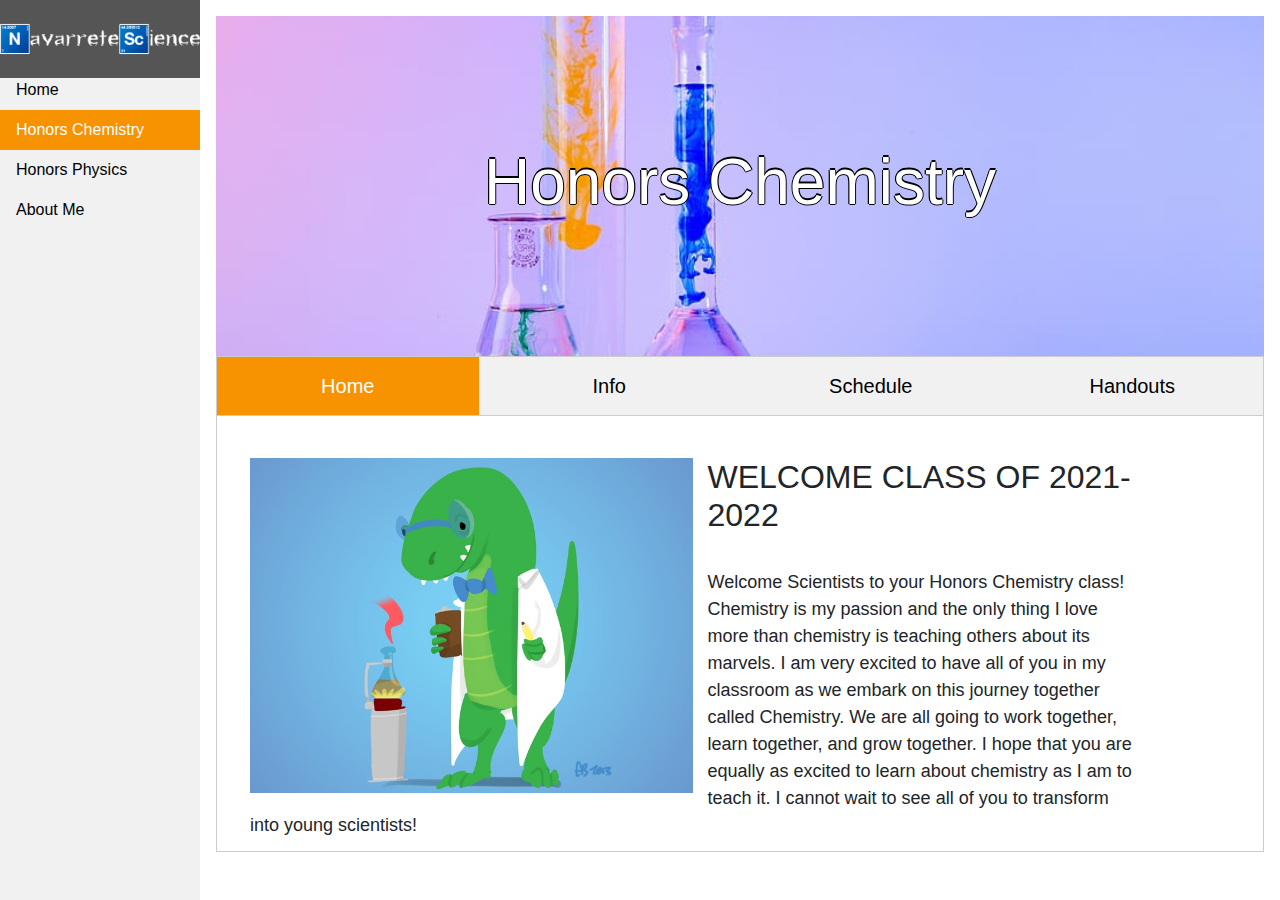
<file: chemindex.html>
<!DOCTYPE html>
<html lang="en" dir="ltr">
<head>
  <meta charset="utf-8" name="viewport" content="width=device-width">

    <link rel="stylesheet" href="https://maxcdn.bootstrapcdn.com/bootstrap/4.5.2/css/bootstrap.min.css">
    <link rel="stylesheet" type="text/css" href="chemstyle.css">

    <script src="https://ajax.googleapis.com/ajax/libs/jquery/3.5.1/jquery.min.js"></script>
    <script src="https://cdnjs.cloudflare.com/ajax/libs/popper.js/1.16.0/umd/popper.min.js"></script>
    <script src="https://maxcdn.bootstrapcdn.com/bootstrap/4.5.2/js/bootstrap.min.js"></script>
  </head>
  <body>
    <ul class="sidenav">
      <a href="index">
				<img src="images/f7b4c80ef776345d8f807783833caaf0.jpg" alt="image1">
			</a>
      <li><a href="index">Home</a></li>
      <li><a class="active" href="">Honors Chemistry</a></li>
      <li><a href="physindex">Honors Physics</a></li>
      <li><a href="Aboutme">About Me</a></li>
    </ul>
    <div class="content">
      <div class="hero-image-chem">
        <div class="hero-text-chem">
          <h1 style="font-size:5vw;">Honors Chemistry</h1>
        </div>
      </div>
      <div class="centernav">
        <button class="tablinks" onclick="openCity(event, 'Home')" id="defaultOpen">Home</button>
        <button class="tablinks" onclick="openCity(event, 'Info')">Info</button>
        <button class="tablinks" onclick="openCity(event, 'Schedule')">Schedule</button>
        <button class="tablinks" onclick="openCity(event, 'Handouts')">Handouts</button>
      </div>

      <div id="Home" class="tabcontent active2">
        <div class = "container">
          <br>
          <div class="intro">
              <img src="images/dino.jpg">
              <h2>WELCOME CLASS OF 2021-2022</h2>
              <br>
              <p>Welcome Scientists to your Honors Chemistry class! Chemistry is my passion and the only thing I love more than chemistry is teaching others about its marvels. I am very excited to have all of you in my classroom as we embark on this journey together called Chemistry. We are all going to work together, learn together, and grow together. I hope that you are equally as excited to learn about chemistry as I am to teach it. I cannot wait to see all of you to transform into young scientists!</p>
            </div>
        <!--
            <br>
            <h2 style="text-align: center;">SCIENTISTS OF THE MONTH</h2>
            <p style="text-align: center; font-size: 18px;">Even through these difficult times of distance learning, these scientists have demonstrated diligence, leadership, tenacity in our digital classroom, serving as model students in our digital classroom.</p>

        <div class="som">
            <div class="sompictures">
         <div class="studentpictures">
           <img src="images/som1.jpg" style="width:100%">
           <h3>Bryan Sanchez Pineda</h3>
           <p>Period 1 Honors Chemistry</p>
         </div>
       </div>
         <div class="sompictures">
           <div class="studentpictures">
             <img src="images/som2.jpg" style="width:100%">
             <h3>Brittany Nieto-Bastida</h3>
             <p>Period 3 Honors Chemistry</p>
           </div>
         </div>
           <div class="sompictures">
             <div class="studentpictures">
               <img src="images/som3.jpg" style="width:100%">
              <h3>Katelyn Nolasco</h3>
              <p>Period 5 Honors Chemistry</p>
             </div>
           </div>
         </div>
          -->
          <!--
         <div class="outro">
           <h2>ANNOUNCEMENTS:</h2>
           <h2> WEEK 22</h2>
             <img src="images/dino.jpg">
             <p>Hello Scientists,<br><br>Congratulations! You have made it and survived a whole school year online! This journey has been no easy feat but it has definitely been a learning experience. I just wanted to take this opportunity to congratulate all of you more making it this far and for continuing to grow. Take a much needed break. It is well deserved
              <br><br>For this week, I will be finalizing grades so that if there are any mistakes, they can fixed and sorted promptly. Remember, there is one of me and over 200 of all of you. A mistake is bound to happen. If there are any questions on grades or if you see any mistakes, please let me know as soon as possible to ensure those mistakes get sorted promptly.
              <br><br>See you all soon!</p>
          </div>
          -->
        </div>
      </div>

      <div id="Info" class="tabcontent">
        <div class="container">
          <br>
          <p style="font-size:18px">During these troubling times, distance learning has become our reality for now. Being unable to meet each student in the classroom means that there are various factors that one cannot account for in the lives of students that will affect the bond between teacher, student and guardians. While we are all safer from the virus at home, I understand that distance learning may not be the optimal conditions for learning for many students. It is for this reason that I promise to communicate with both students and guardians as much as possible to ensure the success of each student. In return, I ask the same amount of effort from both students and parents. Although students have been given the responsibility of self-management, with grace and understanding, we will all get through this school year together. Thank you for dedication of your child's education.</p>
          <br>

          <ul class="listH">
            <h2>MATERIALS</h2>
            <h2>COURSE POLICIES</h2>
            <!--
            <h2>ONLINE PROCEDURES</h2>
            -->
          </ul>
          <ul class="list">
            <li class="col1">Chemistry Binder</li>
            <li class="col1">Pencils/Pens</li>
            <li class="col1">Colored Pencils</li>
            <li class="col1">Ruler</li>
            <li class="col1">Highlighers</li>
            <li class="col1">Glue Sticks</li>

            <li class="col2">Arrive to class on time</li>
            <li class="col2">Come to class ready to learn and with an open mind</li>
            <li class="col2">Respect the speaker, whether it is myself or a classmate</li>
            <li class="col2">Trust yourself to make mistakes</li>
            <li class="col2">If things don't make sense, ask or seek help</li>
            <!--
            <li class="col3">Attend your scheduled classes</li>
            <li class="col3">Cameras are on</li>
            <li class="col3">Use your full name</li>
            <li class="col3">Mute on entry</li>
            <li class="col3">Use the chat feature responsibly</li>
            -->
          </ul>
          <br>
          <button class="chemmenu">MESSAGE FOR PARENTS/GUARDIANS </button>
          <div class="panel">
            <br>
            <p>School today is going to be very different from how it was in the past, therefore it is important that you also keep track of what your child is doing in class to help keep them focused.<br><br>
            Some recommendations are:
            <li>Follow the website to know what your child is doing. This website was made for parents just as much as it was for students. Have your child help you navigate it</li>
            <li>Provide a time and space for your student to do work.</li>
            <li>Please do not wait until the end of the semester to see how your child is doing. Check in with your child at least every two weeks to see how they are doing in the class.</li>
            <li>You are welcome to contact me by email, phone or office hours. Please allow 24 hours for a response. If you have not heard from me in 24 hours, follow up emails are always appreciated.</li>
          </p>
          </div>
          <br>
          <button class="chemmenu">MESSAGE FOR STUDENTS</button>
          <div class="panel">
            <br>
            <p>No one expects you to understand material you have never seen before on your first try. We are going to learn together, make mistakes together, and grow together. What I expect from everyone is dedication. If you need extra help, you can rewatch the lecture videos, create study groups with your peers or attend office hours. Remember that I am here to help you and will do everything that I can to provide plenty of opportunities to check for understanding and correct any misconceptions.</p>
          </div>
          <br>
          <h1 style="text-align: center;">GRADING</h1>
          <img src="images/chemGrades.png" style="width:100%">
          <p>Note: Assignments, such as quizzes/labs/exams, will have more weight and be worth more than one assignment</p>
          <br>
          <button class="chemmenu">STUDENT RESPONSIBILITY</button>
          <div class="panel">
            <br>
            <p>You must have your homework ready to be turned in when you arrive to class. Do not think you may spend 15 minutes or even 15 seconds looking for where you have put it, finishing one question, stapling pages together or even writing your name on it. Work is due when you arrive in the room. The same concept applies to bringing the materials, calculators and tools that are necessary for you to do your job, the job of being a student. Remember that while you are in my course, my objective is to prepare you for the real world and the consequences you will face will be of the same level as those in the real world. If you come without your tools, you can’t work and hence will not be paid that day. You will not receive credit for the work assigned or collected that day </p>
          </div>
          <br>
          <button class="chemmenu">CHEATING</button>
          <div class="panel">
            <br>
            <p>Cheating of any type will not be tolerated. If you are caught or suspected of cheating on a homework, lab or test you will be subjected to the schools cheating policy to the fullest extent. The burden of proof does not lie with the instructor</p>
          </div>
          <br>
          <button class="chemmenu">EXTRA CREDIT</button>
          <div class="panel">
            <br>
            <p>There is no extra credit given. It is the student’s responsibility to correct any assignments.</p>
          </div>
          <br>
          <button class="chemmenu">OFFICE HOURS</button>
          <div class="panel">
            <br>
            <p>Office hours is time meant for students to ask questions, tutor students, or simply talk to parents and students. I encourage everyone to attend office hours. Office hours can be done before class, on Schoology or through email. </p>
          </div>
          <br>
          <h1 style="text-align: center;">PRINTABLE DOCUMENTS</h1>
          <a href="https://drive.google.com/file/d/1AYBHLtGXWt_1m6lSsXgr9LLoP7cuwLrV/view">
          <img src="images/0001.jpg" style="width:510px; height:600px;" frameborder="0"></img>
        </a>
        <a href="https://drive.google.com/file/d/1PyjODHEEAt9lFLcygJ-EO8ABRVPrqjzD/view">
        <img src="images/0002.jpg" style="width:510px; height:600px;" frameborder="0"></img>
          </a>
          <ul class="list2">
            <h2>CHEMISTRY SYLLABUS</h2>
            <h2>LAB SAFETY CONTRACTS</h2>
          </ul>
          <ul class="list2">
            <p>Click on the image to view the full document</p>
            <p>Click on the image to view the full document</p>
          </ul>
          <!--
          <h1 style="text-align:center;">ACKNOWLEDGMENT OF RECEIPT</h1>
          <p>Complete the following google form to acknowledge that both student and guardian have reviewed the following information.</p>
          <iframe src="https://docs.google.com/forms/d/e/1FAIpQLSfxxkTBdwHpNUlImAfzjPYxydC0WGSpywEui0LPCpD_9f7XKg/viewform" width="900" height="488" style="align:center;"></iframe>
          -->

            </div>
            <br><br><br>
      </div>

      <div id="Schedule" class="tabcontent">
        <div class="container">
          <br>

          <h2>Course Outline</h2>
          <p>The purpose of this class is to examine the concepts and ideas of chemistry. It requires the use of many mathematical techniques and applications of technology as they relate to laboratory skills and data acquisition. Many current research areas will be emphasized to provide a background necessary for student research. The major difference between this class and the regular chemistry course is the level of research that is expected of students and the mathematical detail that is used in the course.</p>

          <br>
          <div class="container">
            <h4>Check the progress of our current unit so far:</h4>
            <ul class="list-group">
              <li class="list-group-item ">Unit 1: Metrics
                <div class="container">
                 <div class="progress">
                    <div class="progress-bar progress-bar-striped bg- progress-bar-animated" role="progressbar" aria-valuenow="40" aria-valuemin="0" aria-valuemax="100" style="width: 2%">
                    0%
                    </div>
                 </div>
                </div>
              </li>
              <!--
              <li class="list-group-item">Unit 7: Bonding and Lewis Structures <div class="container">
                 <div class="progress">
                    <div class="progress-bar progress-bar-striped bg-success progress-bar-animated" role="progressbar" aria-valuenow="40" aria-valuemin="0" aria-valuemax="100" style="width: 100%">
                    100%
                    </div>
                 </div>
                </div>
              </li>
              <li class="list-group-item">Unit 8: Gases<div class="container">
                 <div class="progress">
                    <div class="progress-bar progress-bar-striped bg-success progress-bar-animated" role="progressbar" aria-valuenow="40" aria-valuemin="0" aria-valuemax="100" style="width: 100%">
                    100%
                    </div>
                 </div>
                </div>
              </li>
              <li class="list-group-item">Unit 9: Kinetics<div class="container">
                 <div class="progress">
                    <div class="progress-bar progress-bar-striped bg-success progress-bar-animated" role="progressbar" aria-valuenow="40" aria-valuemin="0" aria-valuemax="100" style="width: 100%">
                    100%
                    </div>
                 </div>
                </div>
              </li>
              <li class="list-group-item">Unit 10: Equilibrium<div class="container">
                 <div class="progress">
                    <div class="progress-bar progress-bar-striped bg-success progress-bar-animated" role="progressbar" aria-valuenow="40" aria-valuemin="0" aria-valuemax="100" style="width: 100%">
                    100%
                    </div>
                 </div>
                </div>
              </li>
              <li class="list-group-item">Unit 11: Acids and Bases<div class="container">
                 <div class="progress">
                    <div class="progress-bar progress-bar-striped bg-success progress-bar-animated" role="progressbar" aria-valuenow="40" aria-valuemin="0" aria-valuemax="100" style="width: 100%">
                    100%
                    </div>
                 </div>
                </div>
              </li>
              -->
            </ul>
          </div>

          <br>

          <div class="container">
            <h2>Below is the schedule we will follow for the course</h2>
            <p><strong>Note:</strong> This is the schedule that will aim to follow. Stuff happens and some things may change, but we will do our best to stick to this schedule</p>

            <br>
             <ul class="nav nav-tabs nav-justified" role="tablist">
              <!--
              <li class="nav-item">
                <a class="nav-link" data-toggle="tab" href="#home">Spring</a>
              </li>
              -->
              <li class = "nav-item">
                <a class="nav-link active" data-toggle="tab" href="#menu1">Fall</a>
              </li>
              <li class="nav-item">
                <a class="nav-link disabled" data-toggle="tab" href="#home">Spring</a>
              </li>
            </ul>

            <div class="tab-content">
              <div id="home" class="container tab-pane fade"><br>
                <!--
                <h3>Spring Schedule</h3>
                  <div id="accordion">

                    <div class="card">
                      <div class="card-header">
                          <a class="card-link" data-toggle="collapse" href="#collapse19">Week 1: January 11,2021
                          </a>
                      </div>
                      <div id="collapse19" class="collapse" data-parent = "#accordion">
                        <div class="card-body">
                          <table class="table table-striped">
                            <thead>
                              <tr>
                                <th>Weekday</th>
                                <th>Date</th>
                                <th>Class Topic</th>
                                <th>Homework</th>
                              </tr>
                            </thead>
                            <tbody>
                              <tr>
                                 <td><strong>Monday</strong></td>
                                <td><strong>1/11</strong></td>
                                <td>Pupil Free Day</td>
                                <td>See you Soon</td>
                              </tr>
                              <tr>
                                <td><strong>Tuesday</strong></td>
                                <td><strong>1/12</strong></td>
                                <td>Welcome Back!</td>
                                <td>Complete the Class Review Form on Schoology</td>
                              </tr>
                              <tr>
                                <td><strong>Wednesday</strong></td>
                                <td><strong>1/13</strong></td>
                                <td>Welcome Back!</td>
                                <td>Complete the Class Review Form on Schoology</td>
                              </tr>
                              <tr>
                                <td><strong>Thursday</strong></td>
                                <td><strong>1/14</strong></td>
                                <td>Building an Atom</td>
                                <td>If you have not finished, complete the  <a href="https://drive.google.com/file/d/1dSxDqQ_AZKIP5bJNoXlqQ5TeG1Yc9tMM/view?usp=sharing" target="_blank">Building an Atom</a> Handout</td>
                              </tr>
                              <tr>
                                <td><strong>Friday</strong></td>
                                <td><strong>1/15</strong></td>
                                <td>Building an Atom</td>
                                <td>If you have not finished, complete the  <a href="https://drive.google.com/file/d/1dSxDqQ_AZKIP5bJNoXlqQ5TeG1Yc9tMM/view?usp=sharing" target="_blank">Building an Atom</a> Handout</td>
                              </tr>
                            </tbody>
                          </table>
                        </div>
                      </div>
                    </div>
                    <div class="card">
                      <div class="card-header">
                          <a class="collapsed card-link" data-toggle="collapse" href="#collapse20">Week 2: January 18,2021</a>
                      </div>
                      <div id="collapse20" class="collapse" data-parent="#accordion">
                        <div class="card-body">
                          <table class="table table-striped">
                            <thead>
                              <tr>
                                <th>Weekday</th>
                                <th>Date</th>
                                <th>Class Topic</th>
                                <th>Homework</th>
                              </tr>
                            </thead>
                            <tbody>
                              <tr>
                                 <td><strong>Monday</strong></td>
                                <td><strong>1/18</strong></td>
                                <td>Martin Luther King Jr Day</td>
                                <td> </td>
                              </tr>
                              <tr>
                                <td><strong>Tuesday</strong></td>
                                <td><strong>1/19</strong></td>
                                <td>Origins of the Periodic Table</td>
                                <td>Complete the <a href="https://drive.google.com/file/d/1p0shvy-M4ZCGBxisQu1UwyuV8QP5Lt8T/view?usp=sharing" target="_blank">Periodicity #1: Part 1</a> Handout</td>
                              </tr>
                              <tr>
                                <td><strong>Wednesday</strong></td>
                                <td><strong>1/20</strong></td>
                                <td>Origins of the Periodic Table</td>
                                <td>Complete the <a href="https://drive.google.com/file/d/1p0shvy-M4ZCGBxisQu1UwyuV8QP5Lt8T/view?usp=sharing" target="_blank">Periodicity #1: Part 1</a> Handout</td>
                              </tr>
                              <tr>
                                <td><strong>Thursday</strong></td>
                                <td><strong>1/21</strong></td>
                                <td>Periodic Trends</td>
                                <td>Complete the <a href="https://drive.google.com/file/d/12QcIdfzJB1PKfByuyOC6wCEngwfKZEOH/view?usp=sharing" target="_blank">Periodicity #1: Part 2</a> Handout</td>
                              </tr>
                              <tr>
                                <td><strong>Friday</strong></td>
                                <td><strong>1/22</strong></td>
                                <td>Periodic Trends</td>
                                <td>Complete the <a href="https://drive.google.com/file/d/12QcIdfzJB1PKfByuyOC6wCEngwfKZEOH/view?usp=sharing" target="_blank">Periodicity #1: Part 2</a> Handout</td>
                              </tr>
                            </tbody>
                          </table>
                        </div>
                      </div>
                    </div>
                    <div class="card">
                      <div class="card-header">
                          <a class="card-link" data-toggle="collapse" href="#collapse21">Week 3: January 25,2021</a>
                      </div>
                      <div id="collapse21" class="collapse" data-parent="#accordion">
                        <div class="card-body">
                          <table class="table table-striped">
                            <thead>
                              <tr>
                                <th>Weekday</th>
                                <th>Date</th>
                                <th>Class Topic</th>
                                <th>Homework</th>
                              </tr>
                            </thead>
                            <tbody>
                              <tr>
                                <td><strong>Monday</strong></td>
                                <td><strong>1/25</strong></td>
                                <td>Office Hours Per. 1 &amp; 3</td>
                                <td></td>
                              </tr>
                              <tr>
                                <td><strong>Tuesday</strong></td>
                                <td><strong>1/26</strong></td>
                                <td>Periodic Families</td>
                                <td>Complete the <a href="https://drive.google.com/file/d/1OQMWAQIcY-rd42-moE-xL0ZmHmHX0-yd/view?usp=sharing" target="_blank">Periodic Table Families</a> Handout</td>
                              </tr>
                              <tr>
                                <td><strong>Wednesday</strong></td>
                                <td><strong>1/27</strong></td>
                                <td>Periodic Families</td>
                                <td>Complete the <a href="https://drive.google.com/file/d/1OQMWAQIcY-rd42-moE-xL0ZmHmHX0-yd/view?usp=sharing" target="_blank">Periodic Table Families</a> Handout</td>
                              </tr>
                              <tr>
                                <td><strong>Thursday</strong></td>
                                <td><strong>1/28</strong></td>
                                <td>More Periodic Trends</td>
                                <td>Complete the <a href="https://drive.google.com/file/d/1EEPwMVp2nEE8VvIjO49N4FmAzFaP3QXr/view?usp=sharing" target="_blank">Periodicity #2</a> Handout</td>
                              </tr>
                              <tr>
                                <td><strong>Friday</strong></td>
                                <td><strong>1/29</strong></td>
                                <td>More Periodic Trends</td>
                                <td>Complete the <a href="https://drive.google.com/file/d/1EEPwMVp2nEE8VvIjO49N4FmAzFaP3QXr/view?usp=sharing" target="_blank">Periodicity #2</a> Handout</td>
                              </tr>
                            </tbody>
                          </table>
                        </div>
                      </div>
                    </div>
                    <div class="card">
                      <div class="card-header">
                          <a class="card-link" data-toggle="collapse" href="#collapse22">Week 4: February 1,2021</a></h4>
                      </div>
                      <div id="collapse22" class="collapse" data-parent="#accordion">
                        <div class="card-body">
                          <table class="table table-striped">
                            <thead>
                              <tr>
                                <th>Weekday</th>
                                <th>Date</th>
                                <th>Class Topic</th>
                                <th>Homework</th>
                              </tr>
                            </thead>
                            <tbody>
                              <tr>
                                <td><strong>Monday</strong></td>
                                <td><strong>2/1</strong></td>
                                <td>Office Hours Per. 2</td>
                                <td> </td>
                              </tr>
                              <tr>
                                <td><strong>Tuesday</strong></td>
                                <td><strong>2/2</strong></td>
                                <td><s>Unit 6 Review</s> Electron Configuration</td>
                                <td><s>Review and Complete the <a href="https://lms.lausd.net" target="_blank">Unit 6: Periodic Table Test</a></s> Complete the <a href="https://lms.lausd.net" target="_blank">Unit 6: Periodic Table Review </a>on Schoology</td>
                              </tr>
                              <tr>
                                <td><strong>Wednesday</strong></td>
                                <td><strong>2/3</strong></td>
                                <td><s>Unit 6 Review</s> Electron Configuration</td>
                                <td><s>Review and Complete the <a href="https://lms.lausd.net" target="_blank">Unit 6: Periodic Table Test</a></s> Complete the <a href="https://lms.lausd.net" target="_blank">Unit 6: Periodic Table Review </a>on Schoology</td>
                              </tr>
                              <tr>
                                <td><strong>Thursday</strong></td>
                                <td><strong>2/4</strong></td>
                                <td><s>Bonding</s> Unit 6 Review</td>
                                <td><s>Complete the <a href="https://drive.google.com/file/d/1t640ePE5I8_uFccqf7LvYIZmBzC4nAzU/view?usp=sharing" target="_blank">Bonding Homework</a> Handout</s> Complete the <a href="https://lms.lausd.net" target="_blank">Unit 6: Periodic Table Test</a> on Schoology</td>
                              </tr>
                              <tr>
                                <td><strong>Friday</strong></td>
                                <td><strong>2/5</strong></td>
                                <td><s>Bonding</s> Unit 6 Review</td>
                                <td><s>Complete the <a href="https://drive.google.com/file/d/1t640ePE5I8_uFccqf7LvYIZmBzC4nAzU/view?usp=sharing" target="_blank">Bonding Homework</a> Handout</s> Complete the <a href="https://lms.lausd.net" target="_blank">Unit 6: Periodic Table Test</a> on Schoology</td>
                              </tr>
                            </tbody>
                          </table>
                        </div>
                      </div>
                    </div>
                    <div class="card">
                      <div class="card-header">
                          <a class="card-link" data-toggle="collapse" href="#collapse23">Week 5: February 8,2021</a></h4>
                      </div>
                      <div id="collapse23" class="collapse" data-parent="#accordion">
                        <div class="card-body">
                          <table class="table table-striped">
                            <thead>
                              <tr>
                                <th>Weekday</th>
                                <th>Date</th>
                                <th>Class Topic</th>
                                <th>Homework</th>
                              </tr>
                            </thead>
                            <tbody>
                              <tr>
                                <td><strong>Monday</strong></td>
                                <td><strong>2/8</strong></td>
                                <td>Office Hours Per. 1 &amp; 3 </td>
                                <td>Download Unit 7 notes from <a href="https://lms.lausd.net" target="_blank">Schoology</a></td>
                              </tr>
                              <tr>
                                <td><strong>Tuesday</strong></td>
                                <td><strong>2/9</strong></td>
                                <td>Bonding</td>
                                <td>Complete the <a href="https://drive.google.com/file/d/1t640ePE5I8_uFccqf7LvYIZmBzC4nAzU/view?usp=sharing" target="_blank">Bonding Homework</a> Handout</td>
                              </tr>
                              <tr>
                                <td><strong>Wednesday</strong></td>
                                <td><strong>2/10</strong></td>
                                <td>Bonding</td>
                                <td>Complete the <a href="https://drive.google.com/file/d/1t640ePE5I8_uFccqf7LvYIZmBzC4nAzU/view?usp=sharing" target="_blank">Bonding Homework</a> Handout</td>
                              </tr>
                              <tr>
                                <td><strong>Thursday</strong></td>
                                <td><strong>2/11</strong></td>
                                <td>Lewis Dot Structures</td>
                                <td>Complete the <a href="https://drive.google.com/file/d/1oOQeNFGE8W5rfh9ifdlTnx5-DqjoeOhX/view?usp=sharing" target="_blank">Lewis Dots #1</a> Handout</td>
                              </tr>
                              <tr>
                                <td><strong>Friday</strong></td>
                                <td><strong>2/12</strong></td>
                                <td>Lewis Dot Structures</td>
                                <td>Complete the <a href="https://drive.google.com/file/d/1oOQeNFGE8W5rfh9ifdlTnx5-DqjoeOhX/view?usp=sharing" target="_blank">Lewis Dots #1</a> Handout</td>
                              </tr>
                            </tbody>
                          </table>
                        </div>
                      </div>
                    </div>
                    <div class="card">
                      <div class="card-header">
                          <a class="card-link" data-toggle="collapse" href="#collapse24">Week 6: February 15,2021</a></h4>
                      </div>
                      <div id="collapse24" class="collapse" data-parent="#accordion">
                        <div class="card-body">
                          <table class="table table-striped">
                            <thead>
                              <tr>
                                <th>Weekday</th>
                                <th>Date</th>
                                <th>Class Topic</th>
                                <th>Homework</th>
                              </tr>
                            </thead>
                            <tbody>
                              <tr>
                                <td><strong>Monday</strong></td>
                                <td><strong>2/15</strong></td>
                                <td>Holiday</td>
                                <td> </td>
                              </tr>
                              <tr>
                                <td><strong>Tuesday</strong></td>
                                <td><strong>2/16</strong></td>
                                <td>VSEPR Models</td>
                                <td>Complete the <a href="https://drive.google.com/file/d/1bphehUaj6zMMK8jQPg3CtCAtZLaKV9cv/view?usp=sharing" target="_blank">Lewis Dots #2</a> Handout</td>
                              </tr>
                              <tr>
                                <td><strong>Wednesday</strong></td>
                                <td><strong>2/17</strong></td>
                                <td>VSEPR Models</td>
                                <td>Complete the <a href="https://drive.google.com/file/d/1bphehUaj6zMMK8jQPg3CtCAtZLaKV9cv/view?usp=sharing" target="_blank">Lewis Dots #2</a> Handout</td>
                              </tr>
                              <tr>
                                <td><strong>Thursday</strong></td>
                                <td><strong>2/18</strong></td>
                                <td>Dipole Moments</td>
                                <td>Complete the <a href="https://drive.google.com/file/d/1kz-wq_AmYC7-1SbhjQkxaVrKuYKEt2FF/view?usp=sharing" target="_blank">Lewis Dots #2</a> Handout</td>
                              </tr>
                              <tr>
                                <td><strong>Friday</strong></td>
                                <td><strong>2/19</strong></td>
                                <td>Dipole Moments</td>
                                <td>Complete the <a href="https://drive.google.com/file/d/1kz-wq_AmYC7-1SbhjQkxaVrKuYKEt2FF/view?usp=sharing" target="_blank">Lewis Dots #2</a> Handout</td>
                              </tr>
                            </tbody>
                          </table>
                        </div>
                      </div>
                    </div>
                    <div class="card">
                      <div class="card-header">
                          <a class="card-link" data-toggle="collapse" href="#collapse25">Week 7: February 22,2021</a></h4>
                      </div>
                      <div id="collapse25" class="collapse" data-parent="#accordion">
                        <div class="card-body">
                          <table class="table table-striped">
                            <thead>
                              <tr>
                                <th>Weekday</th>
                                <th>Date</th>
                                <th>Class Topic</th>
                                <th>Homework</th>
                              </tr>
                            </thead>
                            <tbody>
                              <tr>
                                <td><strong>Monday</strong></td>
                                <td><strong>2/22</strong></td>
                                <td>Office Hours Per. 1 &amp; 3</td>
                                <td> </td>
                              </tr>
                              <tr>
                                <td><strong>Tuesday</strong></td>
                                <td><strong>2/23</strong></td>
                                <td>Intermolecular Forces</td>
                                <td>Complete the <a href="https://drive.google.com/file/d/1wu6J0SnVWHTCNizM0UO2cTwoNBnUUI-M/view?usp=sharing" target="_blank">IMF Questions</a> Handout and the Unit 7 Review</td>
                              </tr>
                              <tr>
                                <td><strong>Wednesday</strong></td>
                                <td><strong>2/24</strong></td>
                                <td>Intermolecular Forces</td>
                                <td>Complete the <a href="https://drive.google.com/file/d/1wu6J0SnVWHTCNizM0UO2cTwoNBnUUI-M/view?usp=sharing" target="_blank">IMF Questions</a> Handout and the Unit 7 Review</td>
                              </tr>
                              <tr>
                                <td><strong>Thursday</strong></td>
                                <td><strong>2/25</strong></td>
                                <td>Unit 7 Review</td>
                                <td>Complete the Unit 7 Review</td>
                              </tr>
                              <tr>
                                <td><strong>Friday</strong></td>
                                <td><strong>2/26</strong></td>
                                <td>Unit 7 Review</td>
                                <td>Take the Unit 7 test on <a href="https://lms.lausd.net" target="_blank">Schoology</a></td>
                              </tr>
                            </tbody>
                          </table>
                        </div>
                      </div>
                    </div>
                    <div class="card">
                      <div class="card-header">
                          <a class="card-link" data-toggle="collapse" href="#collapse26">Week 8: March 1,2021</a></h4>
                      </div>
                      <div id="collapse26" class="collapse" data-parent="#accordion">
                        <div class="card-body">
                          <table class="table table-striped">
                            <thead>
                              <tr>
                                <th>Weekday</th>
                                <th>Date</th>
                                <th>Class Topic</th>
                                <th>Homework</th>
                              </tr>
                            </thead>
                            <tbody>
                              <tr>
                                <td><strong>Monday</strong></td>
                                <td><strong>3/1</strong></td>
                                <td>Office Hours Per. 2</td>
                                <td> </td>
                              </tr>
                              <tr>
                                <td><strong>Tuesday</strong></td>
                                <td><strong>3/2</strong></td>
                                <td>Gases</td>
                                <td>Complete the <a href="https://drive.google.com/file/d/1iesL8sdM2VhlbdJrBTju2CPicTHKLo17/view?usp=sharing" target="_blank">Boyle's Law</a> Handout</td>
                              </tr>
                              <tr>
                                <td><strong>Wednesday</strong></td>
                                <td><strong>3/3</strong></td>
                                <td>Gases</td>
                                <td>Complete the <a href="https://drive.google.com/file/d/1iesL8sdM2VhlbdJrBTju2CPicTHKLo17/view?usp=sharing" target="_blank">Boyle's Law</a> Handout</td>
                              </tr>
                              <tr>
                                <td><strong>Thursday</strong></td>
                                <td><strong>3/4</strong></td>
                                <td>More Gases</td>
                                <td>Complete the <a href="https://drive.google.com/file/d/1aVKwyO55DDZmrp4N6N2pYvO_ltlqSfV9/view?usp=sharing" target="_blank">Charles' Law</a> Handout</td>
                              </tr>
                              <tr>
                                <td><strong>Friday</strong></td>
                                <td><strong>3/5</strong></td>
                                <td>More Gases</td>
                                <td>Complete the <a href="https://drive.google.com/file/d/1aVKwyO55DDZmrp4N6N2pYvO_ltlqSfV9/view?usp=sharing" target="_blank">Charles' Law</a> Handout</td>
                              </tr>
                            </tbody>
                          </table>
                        </div>
                      </div>
                    </div>
                    <div class="card">
                      <div class="card-header">
                          <a class="card-link" data-toggle="collapse" href="#collapse27">Week 9: March 8,2021</a></h4>
                      </div>
                      <div id="collapse27" class="collapse" data-parent="#accordion">
                        <div class="card-body">
                          <table class="table table-striped">
                            <thead>
                              <tr>
                                <th>Weekday</th>
                                <th>Date</th>
                                <th>Class Topic</th>
                                <th>Homework</th>
                              </tr>
                            </thead>
                            <tbody>
                              <tr>
                                <td><strong>Monday</strong></td>
                                <td><strong>3/8</strong></td>
                                <td>Office Hours Per. 1 &amp; 3</td>
                                <td> </td>
                              </tr>
                              <tr>
                                <td><strong>Tuesday</strong></td>
                                <td><strong>3/9</strong></td>
                                <td>Gases and Math</td>
                                <td>Complete the <a href="https://drive.google.com/file/d/1xDm9qiM1irW5djSmqi7L2Hvx6wUK7oHs/view?usp=sharing" target="_blank">Combined Gas Laws</a> Handout</td>
                              </tr>
                              <tr>
                                <td><strong>Wednesday</strong></td>
                                <td><strong>3/10</strong></td>
                                <td>Gases and Math</td>
                                <td>Complete the <a href="https://drive.google.com/file/d/1xDm9qiM1irW5djSmqi7L2Hvx6wUK7oHs/view?usp=sharing" target="_blank">Combined Gas Laws</a> Handout</td>
                              </tr>
                              <tr>
                                <td><strong>Thursday</strong></td>
                                <td><strong>3/11</strong></td>
                                <td>Ideal Gas Laws</td>
                                <td>Complete the <a href="https://drive.google.com/file/d/1EJWglqDp9JaijlsSS9XrBKX04K6YrYjQ/view?usp=sharing" target="_blank">Ideal Gas Law</a> Handout</td>
                              </tr>
                              <tr>
                                <td><strong>Friday</strong></td>
                                <td><strong>3/12</strong></td>
                                <td>Ideal Gas Laws</td>
                                <td>Complete the <a href="https://drive.google.com/file/d/1EJWglqDp9JaijlsSS9XrBKX04K6YrYjQ/view?usp=sharing" target="_blank">Ideal Gas Law</a> Handout</td>
                              </tr>
                            </tbody>
                          </table>
                        </div>
                      </div>
                    </div>
                    <div class="card">
                      <div class="card-header">
                          <a class="card-link" data-toggle="collapse" href="#collapse28">Week 10: March 15,2021</a></h4>
                      </div>
                      <div id="collapse28" class="collapse" data-parent="#accordion">
                        <div class="card-body">
                          <table class="table table-striped">
                            <thead>
                              <tr>
                                <th>Weekday</th>
                                <th>Date</th>
                                <th>Class Topic</th>
                                <th>Homework</th>
                              </tr>
                            </thead>
                            <tbody>
                              <tr>
                                <td><strong>Monday</strong></td>
                                <td><strong>3/15</strong></td>
                                <td>Office Hours Per. 2</td>
                                <td> </td>
                              </tr>
                              <tr>
                                <td><strong>Tuesday</strong></td>
                                <td><strong>3/16</strong></td>
                                <td>Kinetic Molecular Theory</td>
                                <td>Complete the <a href="https://drive.google.com/file/d/1JjJ0_9xSDHvzapn3xKgU8t2_qmFBtmeL/view?usp=sharing" target="_blank">Kinetic Molecular Theory</a> Handout</td>
                              </tr>
                              <tr>
                                <td><strong>Wednesday</strong></td>
                                <td><strong>3/17</strong></td>
                                <td>Kinetic Molecular Theory</td>
                                <td>Complete the <a href="https://drive.google.com/file/d/1JjJ0_9xSDHvzapn3xKgU8t2_qmFBtmeL/view?usp=sharing" target="_blank">Kinetic Molecular Theory</a> Handout</td>
                              </tr>
                              <tr>
                                <td><strong>Thursday</strong></td>
                                <td><strong>3/18</strong></td>
                                <td>Stoichiometry...but with Gases</td>
                                <td>Complete the <a href="https://drive.google.com/file/d/1PBZTt-XXB95gnwlwDuJWXQ6yZKuAAxOl/view?usp=sharing" target="_blank">Stoichiometry with Gases</a> Handout</td>
                              </tr>
                              <tr>
                                <td><strong>Friday</strong></td>
                                <td><strong>3/19</strong></td>
                                <td>Stoichiometry...but with Gases</td>
                                <td>Complete the <a href="https://drive.google.com/file/d/1PBZTt-XXB95gnwlwDuJWXQ6yZKuAAxOl/view?usp=sharing" target="_blank">Stoichiometry with Gases</a> Handout</td>
                              </tr>
                            </tbody>
                          </table>
                        </div>
                      </div>
                    </div>
                    <div class="card">
                      <div class="card-header">
                          <a class="card-link" data-toggle="collapse" href="#collapse29">Week 11: March 22,2021</a></h4>
                      </div>
                      <div id="collapse29" class="collapse" data-parent="#accordion">
                        <div class="card-body">
                          <table class="table table-striped">
                            <thead>
                              <tr>
                                <th>Weekday</th>
                                <th>Date</th>
                                <th>Class Topic</th>
                                <th>Homework</th>
                              </tr>
                            </thead>
                            <tbody>
                              <tr>
                                <td><strong>Monday</strong></td>
                                <td><strong>3/22</strong></td>
                                <td>Office Hours Per. 1 &amp; 3</td>
                                <td> </td>
                              </tr>
                              <tr>
                                <td><strong>Tuesday</strong></td>
                                <td><strong>3/23</strong></td>
                                <td>Stoichiometry...but with Gases</td>
                                <td>Complete the <a href="https://drive.google.com/file/d/1PBZTt-XXB95gnwlwDuJWXQ6yZKuAAxOl/view?usp=sharing" target="_blank">Stoichiometry with Gases</a> Handout and Unit 9: Gases Review</td>
                              </tr>
                              <tr>
                                <td><strong>Wednesday</strong></td>
                                <td><strong>3/24</strong></td>
                                <td>Stoichiometry...but with Gases</td>
                                <td>Complete the <a href="https://drive.google.com/file/d/1PBZTt-XXB95gnwlwDuJWXQ6yZKuAAxOl/view?usp=sharing" target="_blank">Stoichiometry with Gases</a> Handout and Unit 9: Gases Review</td>
                              </tr>
                              <tr>
                                <td><strong>Thursday</strong></td>
                                <td><strong>3/25</strong></td>
                                <td>Unit Review</td>
                                <td>Complete the Unit 9: Gases Review</td>
                              </tr>
                              <tr>
                                <td><strong>Friday</strong></td>
                                <td><strong>3/26</strong></td>
                                <td>Unit Review</td>
                                <td>Complete the Unit 9: Gases Test on Schoology</td>
                              </tr>
                            </tbody>
                          </table>
                        </div>
                      </div>
                    </div>
                    <div class="card">
                      <div class="card-header">
                          <a class="card-link" data-toggle="collapse" href="#collapse30">Week 12: March 29,2021</a></h4>
                      </div>
                      <div id="collapse30" class="collapse" data-parent="#accordion">
                        <div class="card-body">
                          <table class="table table-striped">
                            <thead>
                              <tr>
                                <th>Weekday</th>
                                <th>Date</th>
                                <th>Class Topic</th>
                                <th>Homework</th>
                              </tr>
                            </thead>
                            <tbody>
                              <tr>
                                <td><strong>Monday</strong></td>
                                <td><strong>3/29</strong></td>
                                <td>Spring Break</td>
                                <td>Complete the Unit 9: Gases Test on Schoology</td>
                              </tr>
                              <tr>
                                <td><strong>Tuesday</strong></td>
                                <td><strong>3/30</strong></td>
                                <td>Spring Break</td>
                                <td>Complete the Unit 9: Gases Test on Schoology</td>
                              </tr>
                              <tr>
                                <td><strong>Wednesday</strong></td>
                                <td><strong>3/31</strong></td>
                                <td>Spring Break</td>
                                <td>Complete the Unit 9: Gases Test on Schoology</td>
                              </tr>
                              <tr>
                                <td><strong>Thursday</strong></td>
                                <td><strong>4/1</strong></td>
                                <td>Spring Break</td>
                                <td>Complete the Unit 9: Gases Test on Schoology</td>
                              </tr>
                              <tr>
                                <td><strong>Friday</strong></td>
                                <td><strong>4/2</strong></td>
                                <td>Spring Break</td>
                                <td>Complete the Unit 9: Gases Test on Schoology</td>
                              </tr>
                            </tbody>
                          </table>
                        </div>
                      </div>
                    </div>
                    <div class="card">
                      <div class="card-header">
                          <a class="card-link" data-toggle="collapse" href="#collapse31">Week 13: April 5,2021</a></h4>
                      </div>
                      <div id="collapse31" class="collapse" data-parent="#accordion">
                        <div class="card-body">
                          <table class="table table-striped">
                            <thead>
                              <tr>
                                <th>Weekday</th>
                                <th>Date</th>
                                <th>Class Topic</th>
                                <th>Homework</th>
                              </tr>
                            </thead>
                            <tbody>
                              <tr>
                                <td><strong>Monday</strong></td>
                                <td><strong>4/5</strong></td>
                                <td>Office Hours Per. 1 &amp; 3 </td>
                                <td> </td>
                              </tr>
                              <tr>
                                <td><strong>Tuesday</strong></td>
                                <td><strong>4/6</strong></td>
                                <td>Intro to Chemical Kinetics</td>
                                <td>Complete the <a href="https://drive.google.com/file/d/1ORqZjW0NjZ8U9clcrBT8F8KdT1dNwtt0/view?usp=sharing" target="_blank">Kinetics #1</a> Handout</td>
                              </tr>
                              <tr>
                                <td><strong>Wednesday</strong></td>
                                <td><strong>4/7</strong></td>
                                <td>Intro to Chemical Kinetics</td>
                                <td>Complete the <a href="https://drive.google.com/file/d/1ORqZjW0NjZ8U9clcrBT8F8KdT1dNwtt0/view?usp=sharing" target="_blank">Kinetics #1</a> Handout</td>
                              </tr>
                              <tr>
                                <td><strong>Thursday</strong></td>
                                <td><strong>4/8</strong></td>
                                <td>Reaction Rates</td>
                                <td>Complete the <a href="https://drive.google.com/file/d/1Gkq-sjke8I7kY0KEQHnm7tkIstZitJIJ/view?usp=sharing" target="_blank">Kinetics #2</a> Handout</td>
                              </tr>
                              <tr>
                                <td><strong>Friday</strong></td>
                                <td><strong>4/9</strong></td>
                                <td>Reaction Rates</td>
                                <td>Complete the <a href="https://drive.google.com/file/d/1Gkq-sjke8I7kY0KEQHnm7tkIstZitJIJ/view?usp=sharing" target="_blank">Kinetics #2</a> Handout</td>
                              </tr>
                            </tbody>
                          </table>
                        </div>
                      </div>
                    </div>
                    <div class="card">
                      <div class="card-header">
                          <a class="card-link" data-toggle="collapse" href="#collapse32">Week 14: April 12,2021</a></h4>
                      </div>
                      <div id="collapse32" class="collapse" data-parent="#accordion">
                        <div class="card-body">
                          <table class="table table-striped">
                            <thead>
                              <tr>
                                <th>Weekday</th>
                                <th>Date</th>
                                <th>Class Topic</th>
                                <th>Homework</th>
                              </tr>
                            </thead>
                            <tbody>
                              <tr>
                                <td><strong>Monday</strong></td>
                                <td><strong>4/12</strong></td>
                                <td>Office Hours Per. 2</td>
                                <td> </td>
                              </tr>
                              <tr>
                                <td><strong>Tuesday</strong></td>
                                <td><strong>4/13</strong></td>
                                <td>Reaction Mechanism</td>
                                <td>Complete the <a href="https://drive.google.com/file/d/1nhvbRuMStzFfv2sWFItDEwGEZEYc4yP7/view?usp=sharing" target="_blank">Kinetics #4</a> Handout and Unit 9 Practice Test</td>
                              </tr>
                              <tr>
                                <td><strong>Wednesday</strong></td>
                                <td><strong>4/14</strong></td>
                                <td>Reaction Mechanism</td>
                                <td>Complete the <a href="https://drive.google.com/file/d/1nhvbRuMStzFfv2sWFItDEwGEZEYc4yP7/view?usp=sharing" target="_blank">Kinetics #4</a> Handout and Unit 9 Practice Test</td>
                              <tr>
                                <td><strong>Thursday</strong></td>
                                <td><strong>4/15</strong></td>
                                <td>Unit 9: Kinetics Review</td>
                                <td>Complete the Unit 9 Practice Test</td>
                              </tr>
                              <tr>
                                <td><strong>Friday</strong></td>
                                <td><strong>4/16</strong></td>
                                <td>Unit 9: Kinetics Review</td>
                                <td>Complete the Unit 9 Test</td>
                              </tr>
                            </tbody>
                          </table>
                        </div>
                      </div>
                    </div>
                    <div class="card">
                      <div class="card-header">
                          <a class="card-link" data-toggle="collapse" href="#collapse33">Week 15: April 19,2021</a></h4>
                      </div>
                      <div id="collapse33" class="collapse" data-parent="#accordion">
                        <div class="card-body">
                          <table class="table table-striped">
                            <thead>
                              <tr>
                                <th>Weekday</th>
                                <th>Date</th>
                                <th>Class Topic</th>
                                <th>Homework</th>
                              </tr>
                            </thead>
                            <tbody>
                              <tr>
                                <td><strong>Monday</strong></td>
                                <td><strong>4/19</strong></td>
                                <td>Office Hours Per. 1 &amp; 3</td>
                                <td> </td>
                              </tr>
                              <tr>
                                <td><strong>Tuesday</strong></td>
                                <td><strong>4/20</strong></td>
                                <td>Equilibrium (Schooly is down so watch the video recorded by Mr.Morgan <a href="https://www.youtube.com/watch?v=v8MXW6ijNOY" target="_blank">HERE</a>)</td>
                                <td>Complete the <a href="https://drive.google.com/file/d/1Xgt9eTAlxggAfNb7DNMRGGfLR7RUYdNt/view?usp=sharing" target="_blank">Le Chatelier's Principle #1 </a> Handout</td>
                              </tr>
                              <tr>
                                <td><strong>Wednesday</strong></td>
                                <td><strong>4/21</strong></td>
                                <td>Equilibrium</td>
                                <td>Complete the <a href="https://drive.google.com/file/d/1Xgt9eTAlxggAfNb7DNMRGGfLR7RUYdNt/view?usp=sharing" target="_blank">Le Chatelier's Principle #1 </a> Handout</td>
                              </tr>
                              <tr>
                                <td><strong>Thursday</strong></td>
                                <td><strong>4/22</strong></td>
                                <td>More Equilibrium</td>
                                <td>Complete the <a href="https://drive.google.com/file/d/1CEQOv2iqyFeCm4PEEvZJIaGZcXlpnkS5/view?usp=sharing" target="_blank">Le Chatelier's Principle #2 </a> Handout</td>
                              </tr>
                              <tr>
                                <td><strong>Friday</strong></td>
                                <td><strong>4/23</strong></td>
                                <td>More Equilibrium</td>
                                <td>Complete the <a href="https://drive.google.com/file/d/1CEQOv2iqyFeCm4PEEvZJIaGZcXlpnkS5/view?usp=sharing" target="_blank">Le Chatelier's Principle #2 </a> Handout</td>
                              </tr>
                            </tbody>
                          </table>
                        </div>
                      </div>
                    </div>
                    <div class="card">
                      <div class="card-header">
                          <a class="card-link" data-toggle="collapse" href="#collapse34">Week 16: April 26,2021</a></h4>
                      </div>
                      <div id="collapse34" class="collapse" data-parent="#accordion">
                        <div class="card-body">
                          <table class="table table-striped">
                            <thead>
                              <tr>
                                <th>Weekday</th>
                                <th>Date</th>
                                <th>Class Topic</th>
                                <th>Homework</th>
                              </tr>
                            </thead>
                            <tbody>
                               <td><strong>Monday</strong></td>
                                <td><strong>4/26</strong></td>
                                <td>Special Schedule</td>
                                <td>Make sure to check the Bravo Website for the new schedule</td>
                              </tr>
                              <tr>
                                <td><strong>Tuesday</strong></td>
                                <td><strong>4/27</strong></td>
                                <td>Equilibrium Constants</td>
                                <td>Complete the <a href="https://drive.google.com/file/d/1aRimUgmyxw89KIpjCwQ9kZKpMqi76MUH/view?usp=sharing" target="_blank">Equilibrium Constant #1</a> Handout</td>
                              </tr>
                              <tr>
                                <td><strong>Wednesday</strong></td>
                                <td><strong>4/28</strong></td>
                                <td>Equilibrium Constants</td>
                                <td>Complete the <a href="https://drive.google.com/file/d/1aRimUgmyxw89KIpjCwQ9kZKpMqi76MUH/view?usp=sharing" target="_blank">Equilibrium Constant #1</a> Handout</td>
                              </tr>
                              <tr>
                                <td><strong>Thursday</strong></td>
                                <td><strong>4/29</strong></td>
                                <td>More Equilibrium Constants</td>
                                <td>Complete the <a href="https://drive.google.com/file/d/1ZiaOLfTCXevdyE77Me3lq-TSwSDu7wmx/view?usp=sharing" target="_blank">Equilibrium Constant #2</a> Handout</td>
                              </tr>
                              <tr>
                                <td><strong>Friday</strong></td>
                                <td><strong>4/30</strong></td>
                                <td>More Equilibrium Constants</td>
                                <td>Complete the <a href="https://drive.google.com/file/d/1ZiaOLfTCXevdyE77Me3lq-TSwSDu7wmx/view?usp=sharing" target="_blank">Equilibrium Constant #2</a> Handout</td>
                              </tr>
                            </tbody>
                          </table>
                        </div>
                      </div>
                    </div>
                    <div class="card">
                      <div class="card-header">
                          <a class="card-link" data-toggle="collapse" href="#collapse35">Week 17: May 3,2021</a></h4>
                      </div>
                      <div id="collapse35" class="collapse" data-parent="#accordion">
                        <div class="card-body">
                          <table class="table table-striped">
                            <thead>
                              <tr>
                                <th>Weekday</th>
                                <th>Date</th>
                                <th>Class Topic</th>
                                <th>Homework</th>
                              </tr>
                            </thead>
                            <tbody>
                              <tr>
                                <td><strong>Monday</strong></td>
                                <td><strong>5/3</strong></td>
                                <td>Office Hours Per. 2</td>
                                <td>Complete the Unit 10: Equilibrium test on <a href="lms.lausd.net" target="_blank">Schoology</a></td>
                              </tr>
                              <tr>
                                <td><strong>Tuesday</strong></td>
                                <td><strong>5/4</strong></td>
                                <td>Acids and Bases</td>
                                <td>Complete the <a href="https://drive.google.com/file/d/1ELoh17XKQWjobZrTrsd2s4TxGEhdfDhc/view?usp=sharing" target="_blank">Acid Base Pairs</a> Handout</td>
                              </tr>
                              <tr>
                                <td><strong>Wednesday</strong></td>
                                <td><strong>5/5</strong></td>
                                <td>Acids and Bases</td>
                                <td>Complete the <a href="https://drive.google.com/file/d/1ELoh17XKQWjobZrTrsd2s4TxGEhdfDhc/view?usp=sharing" target="_blank">Acid Base Pairs</a> Handout</td>
                              </tr>
                              <tr>
                                <td><strong>Thursday</strong></td>
                                <td><strong>5/6</strong></td>
                                <td>Acid and Base Nomenclature</td>
                                <td>Complete the <a href="https://drive.google.com/file/d/1daEGTMO2gKRuupgf2kAhPMK73j-N7woS/view?usp=sharing" target="_blank">Acid Base Nomenclature</a> Handout</td>
                              </tr>
                              <tr>
                                <td><strong>Friday</strong></td>
                                <td><strong>5/7</strong></td>
                                <td>Acid and Base Nomenclature</td>
                                <td>Complete the <a href="https://drive.google.com/file/d/1daEGTMO2gKRuupgf2kAhPMK73j-N7woS/view?usp=sharing" target="_blank">Acid Base Nomenclature</a> Handout</td>
                              </tr>
                            </tbody>
                          </table>
                        </div>
                      </div>
                    </div>
                    <div class="card">
                      <div class="card-header">
                          <a class="card-link" data-toggle="collapse" href="#collapse36">Week 18: May 10,2021</a></h4>
                      </div>
                      <div id="collapse36" class="collapse" data-parent="#accordion">
                        <div class="card-body">
                          <table class="table table-striped">
                            <thead>
                              <tr>
                                <th>Weekday</th>
                                <th>Date</th>
                                <th>Class Topic</th>
                                <th>Homework</th>
                              </tr>
                            </thead>
                            <tbody>
                              <tr>
                                <td><strong>Monday</strong></td>
                                <td><strong>5/10</strong></td>
                                <td>Office Hours Per. 2</td>
                                <td> </td>
                              </tr>
                              <tr>
                                <td><strong>Tuesday</strong></td>
                                <td><strong>5/11</strong></td>
                                <td>pH</td>
                                <td>Complete the <a href="https://drive.google.com/file/d/1fQo4obMcraPIYSqx3Xy3AP-9kN8X5hZ4/view?usp=sharing" target="_blank">pH Squares #1</a> Handout</td>
                              </tr>
                              <tr>
                                <td><strong>Wednesday</strong></td>
                                <td><strong>5/12</strong></td>
                                <td>pH</td>
                                <td>Complete the <a href="https://drive.google.com/file/d/1fQo4obMcraPIYSqx3Xy3AP-9kN8X5hZ4/view?usp=sharing" target="_blank">pH Squares #1</a> Handout</td>
                              </tr>
                              <tr>
                                <td><strong>Thursday</strong></td>
                                <td><strong>5/13</strong></td>
                                <td>More pH Practice</td>
                                <td>Complete the <a href="https://drive.google.com/file/d/1Yhl0C9s6_5oxK9r9uqueGLmAFuVyFgR9/view?usp=sharing" target="_blank">pH Squares #2</a> Handout</td>
                              </tr>
                              <tr>
                                <td><strong>Friday</strong></td>
                                <td><strong>5/14</strong></td>
                                <td>More pH Practice</td>
                                <td>Complete the <a href="https://drive.google.com/file/d/1Yhl0C9s6_5oxK9r9uqueGLmAFuVyFgR9/view?usp=sharing" target="_blank">pH Squares #2</a> Handout</td>
                              </tr>
                            </tbody>
                          </table>
                        </div>
                      </div>
                    </div>
                    <div class="card">
                      <div class="card-header">
                          <a class="card-link" data-toggle="collapse" href="#collapse37">Week 19: May 17,2021</a></h4>
                      </div>
                      <div id="collapse37" class="collapse" data-parent="#accordion">
                        <div class="card-body">
                          <table class="table table-striped">
                            <thead>
                              <tr>
                                <th>Weekday</th>
                                <th>Date</th>
                                <th>Class Topic</th>
                                <th>Homework</th>
                              </tr>
                            </thead>
                            <tbody>
                              <tr>
                                <td><strong><center>Monday</strong></td>
                                <td><strong>5/17</strong></td>
                                <td><center>Office Hours Per. 1 &amp; 3</td>
                                <td> </td>
                              </tr>
                              <tr>
                                <td><strong><center>Tuesday</strong></td>
                                <td><strong>5/18</strong></td>
                      <td><center>ICE Table</center></td>
                                <td><center>Complete the <a href="https://drive.google.com/file/d/1oILgU7RyJsdmlSChEK4YOIdQKwvCkBTn/view?usp=sharing" target="_blank">ICE Table Practice</a>. Only 1-5 from the handout</td>
                              </tr>
                              <tr>
                                <td><strong><center>Wednesday</strong></td>
                                <td><strong>5/19</strong></td>
                                <td><center>ICE Table</td>
                                <td><center>Complete the <a href="https://drive.google.com/file/d/1oILgU7RyJsdmlSChEK4YOIdQKwvCkBTn/view?usp=sharing" target="_blank">ICE Table Practice</a>. Only 1-5 from the handout</td>
                              </tr>
                              <tr>
                                <td><strong><center>Thursday</strong></td>
                                <td><strong>5/20</strong></td>
                                <td><center>Weak Acids</td>
                                <td><center>Complete the <a href="https://drive.google.com/file/d/13BxK0O4ycRmIp81XIaJAlXPSLOm2OxfR/view?usp=sharing" target="_blank">Weak vs Strong Acid</a> activity.</td>
                              </tr>
                              <tr>
                                <td><strong><center>Friday</strong></td>
                                <td><strong>5/21</strong></td>
                                <td><center>Weak Acids</td>
                                <td><center>Complete the <a href="https://drive.google.com/file/d/13BxK0O4ycRmIp81XIaJAlXPSLOm2OxfR/view?usp=sharing" target="_blank">Weak vs Strong Acid</a> activity.</td>
                              </tr>
                            </tbody>
                          </table>
                        </div>
                      </div>
                    </div>
                    <div class="card">
                      <div class="card-header">
                          <a class="card-link" data-toggle="collapse" href="#collapse38">Week 20: May 24,2021</a></h4>
                      </div>
                      <div id="collapse38" class="collapse" data-parent="#accordion">
                        <div class="card-body">
                          <table class="table table-striped">
                            <thead>
                              <tr>
                                <th>Weekday</th>
                                <th>Date</th>
                                <th>Class Topic</th>
                                <th>Homework</th>
                              </tr>
                            </thead>
                            <tbody>
                              <tr>
                                <td><strong><center>Monday</strong></td>
                                <td><strong>5/24</strong></td>
                                <td><center>Office Hours Per. 2</td>
                                <td> </td>
                              </tr>
                              <tr>
                                <td><strong><center>Tuesday</strong></td>
                                <td><strong>5/25</strong></td>
                                <td><center>More Weak Acids</td>
                                <td><center>Complete the <a href="https://drive.google.com/file/d/1StoowEOETULj6cEO9gKYlGPCc9D7pBWa/view?usp=sharing" target="_blank">Weak Acids Practice</a> Handout</td>
                              </tr>
                              <tr>
                                <td><strong><center>Wednesday</strong></td>
                                <td><strong>5/26</strong></td>
                                <td><center>More Weak Acids</td>
                                <td><center>Complete the <a href="https://drive.google.com/file/d/1StoowEOETULj6cEO9gKYlGPCc9D7pBWa/view?usp=sharing" target="_blank">Weak Acids Practice</a> Handout</td>
                              </tr>
                              <tr>
                                <td><strong><center>Thursday</strong></td>
                                <td><strong>5/27</strong></td>
                                <td><center>K<sub>a</sub></td>
                                <td><center>Complete the <a href="https://drive.google.com/file/d/1yNQVuWyKl3rEpSKh8U1agOR7tqpl2XkZ/view?usp=sharing" target="_blank">K<sub>a</sub> Lab</a> Report</td>
                              </tr>
                              <tr>
                                <td><strong><center>Friday</strong></td>
                                <td><strong>5/28</strong></td>
                                <td><center>K<sub>a</sub></td>
                                <td><center>Complete the <a href="https://drive.google.com/file/d/1yNQVuWyKl3rEpSKh8U1agOR7tqpl2XkZ/view?usp=sharing" target="_blank">K<sub>a</sub> Lab</a> Report</td>
                              </tr>
                            </tbody>
                          </table>
                        </div>
                      </div>
                    </div>
                    <div class="card">
                      <div class="card-header">
                          <a class="card-link" data-toggle="collapse" href="#collapse39">Week 21: May 31,2021</a></h4>
                      </div>
                      <div id="collapse39" class="collapse" data-parent="#accordion">
                        <div class="card-body">
                          <table class="table table-striped">
                            <thead>
                              <tr>
                                <th>Weekday</th>
                                <th>Date</th>
                                <th>Class Topic</th>
                                <th>Homework</th>
                              </tr>
                            </thead>
                            <tbody>
                              <tr>
                                <td><strong>Monday</strong></td>
                                <td><strong>5/31</strong></td>
                                <td>Memorial Day</td>
                                <td>Study for Unit 11: Test</td>
                              </tr>
                              <tr>
                                <td><strong>Tuesday</strong></td>
                                <td><strong>6/1</strong></td>
                                <td>Acid and Bases Test</td>
                                <td>Study for Unit 11: Test</td>
                              </tr>
                              <tr>
                                <td><strong>Wednesday</strong></td>
                                <td><strong>6/2</strong></td>
                                <td>Acid and Bases Test</td>
                                <td>Study for Unit 11: Test</td>
                              </tr>
                              <tr>
                                <td><strong>Thursday</strong></td>
                                <td><strong>6/3</strong></td>
                                <td>Final Exam</td>
                                <td>Study for Final Exam</td>
                              </tr>
                              <tr>
                                <td><strong>Friday</strong></td>
                                <td><strong>6/4</strong></td>
                                <td>Final Exam</td>
                                <td>Study for Final Exam</td>
                              </tr>
                            </tbody>
                          </table>
                        </div>
                      </div>
                    </div>
                    <div class="card">
                      <div class="card-header">
                          <a class="card-link" data-toggle="collapse" href="#collapse40">Week 22: June 7,2021</a></h4>
                      </div>
                      <div id="collapse40" class="collapse" data-parent="#accordion">
                        <div class="card-body">
                          <table class="table table-striped">
                            <thead>
                              <tr>
                                <th><center>Weekday</th>
                                <th><center>Date</th>
                                <th><center>Class Topic</th>
                                <th><center>Homework</th>
                              </tr>
                            </thead>
                            <tbody>
                              <tr>
                                <td><center><strong>Monday</strong></td>
                                <td><center><strong>6/7</strong></td>
                                <td><center>Office Hours Per. 2</td>
                                <td> </td>
                              </tr>
                              <tr>
                                <td><center><strong>Tuesday</strong></td>
                                <td><center><strong>6/8</strong></td>
                                <td><center>AMA</td>
                                <td> </td>
                              </tr>
                              <tr>
                                <td><center><strong>Wednesday</strong></td>
                                <td><center><strong>6/9</strong></td>
                                <td><center>AMA</td>
                                <td> </td>
                              </tr>
                              <tr>
                                <td><center><strong>Thursday</strong></td>
                                <td><center><strong>6/10</strong></td>
                                <td><center>Closing</td>
                                <td> </td>
                              </tr>
                              <tr>
                                <td><center><strong>Friday</strong></td>
                                <td><center><strong>6/11</strong></td>
                                <td><center>Closing</td>
                                <td> </td>
                              </tr>
                            </tbody>
                          </table>
                        </div>
                      </div>
                    </div>
                  </div>

                -->
                </div>

                <div id="menu1" class="container tab-pane active"><br>
                  <h3>Fall Schedule</h3>
                  <div id="accordion2">
                    <div class="card">
                      <div class="card-header">
                          <a class="card-link" data-toggle="collapse" href="#collapse1">Week 1: August 16,2021
                          </a>
                      </div>
                      <div id="collapse1" class="collapse show" data-parent="#accordion2">
                        <div class="card-body">
                          <table class="table table-striped">
                            <thead>
                              <tr>
                                <th>Weekday</th>
                                <th>Date</th>
                                <th>Class Topic</th>
                                <th>Homework</th>
                              </tr>
                            </thead>
                            <tbody>
                              <tr>
                                <td><strong>Monday</strong></td>
                                <td><strong>8/16</strong></td>
                                <td>Check Back Soon!</td>
                                <td>Check Back Soon!</td>
                              </tr>
                              <tr>
                                <td><strong>Tuesday</strong></td>
                                <td><strong>8/17</strong></td>
                                <td>Check Back Soon!</td>
                                <td>Check Back Soon!</td>
                              </tr>
                              <tr>
                                <td><strong>Wednesday</strong></td>
                                <td><strong>8/18</strong></td>
                                <td>Check Back Soon!</td>
                                <td>Check Back Soon!</td>
                              </tr>
                              <tr>
                                <td><strong>Thursday</strong></td>
                                <td><strong>8/19</strong></td>
                                <td>Check Back Soon!</td>
                                <td>Check Back Soon!</td>
                              </tr>
                              <tr>
                                <td><strong>Friday</strong></td>
                                <td><strong>8/20</strong></td>
                                <td>Check Back Soon!</td>
                                <td>Check Back Soon!</td>
                              </tr>
                            </tbody>
                          </table>
                        </div>
                      </div>
                    </div>
                    <!--

                    <div class="card">
                      <div class="card-header">
                          <a class="card-link" data-toggle="collapse" href="#collapse2">Week 2: August 23,2021</a>
                      </div>
                      <div id="collapse2" class="collapse" data-parent="#accordion2">
                        <div class="card-body">
                          <table class="table table-striped">
                            <thead>
                              <tr>
                                <th>Weekday</th>
                                <th>Date</th>
                                <th>Class Topic</th>
                                <th>Homework</th>



                              </tr>
                            </thead>
                            <tbody>
                              <tr>
                                <td><strong>Monday</strong></td>
                                <td><strong>8/23</strong></td>
                                <td>Office Hours</td>
                              </tr>
                              <tr>
                                <td><strong>Tuesday</strong></td>
                                <td><strong>8/24</strong></td>
                                <td>Metrics/Math for Science</td>
                                <td>
                                  Complete the <a href="https://share.nearpod.com/vsph/DafTAPQmMu" target="_blank">Nearpod</a>. Submit <a href="https://drive.google.com/file/d/130-5Y12b4zZ-baR8Vl8ne6amj_9ZNpes/view?usp=sharing" target="_blank">Metric #1</a> Handout <a href="https://bit.ly/3j4kbtw" target="_blank">here</a>. Submit <a href="https://bit.ly/3aRpaLa" target="_blank">Math For Science</a> Handout <a href="https://bit.ly/2YuVM8G" target="_blank">Here</a>
                                </td>
                              </tr>
                              <tr>
                                <td><strong>Wednesday</strong></td>
                                <td><strong>8/25</strong></td>
                                <td>Metrics/Math for Science</td>
                                <td>
                                  Complete the <a href="https://share.nearpod.com/vsph/DafTAPQmMu" target="_blank">Nearpod</a>. Submit <a href="https://drive.google.com/file/d/130-5Y12b4zZ-baR8Vl8ne6amj_9ZNpes/view?usp=sharing" target="_blank">Metric #1</a> Handout <a href="https://bit.ly/3j4kbtw" target="_blank">here</a>. Submit <a href="https://bit.ly/3aRpaLa" target="_blank">Math For Science</a> Handout <a href="https://bit.ly/2YuVM8G" target="_blank">Here</a>
                                </td>
                              </tr>
                              <tr>
                                <td><strong>Thursday</strong></td>
                                <td><strong>8/26</strong></td>
                                <td>HW Review/ Density</td>
                                <td>
                                  Complete the <a href="https://share.nearpod.com/vsph/yKPv5poiMu" target="_blank">Nearpod</a>. Complete the <a href="https://drive.google.com/file/d/1pWidt53QIWertnMiD77o6EDI_7xRr_Ts/view?usp=sharing" target="_blank">Math For Chem #2</a> and <a href="https://drive.google.com/file/d/1qaotsEfV8sxRdrhifkyc0F9RBpMDtUB5/view?usp=sharing" target="_blank">Density Problems</a> handout. Submit on Schoology
                                </td>
                              </tr>
                              <tr>
                                <td><strong>Friday</strong></td>
                                <td><strong>8/27</strong></td>
                                <td>HW Review/ Density</td>
                                <td>
                                  Complete the <a href="https://share.nearpod.com/vsph/yKPv5poiMu" target="_blank">Nearpod</a>. Complete the <a href="https://drive.google.com/file/d/1pWidt53QIWertnMiD77o6EDI_7xRr_Ts/view?usp=sharing" target="_blank">Math For Chem #2</a> and <a href="https://drive.google.com/file/d/1qaotsEfV8sxRdrhifkyc0F9RBpMDtUB5/view?usp=sharing" target="_blank">Density Problems</a> handout. Submit on Schoology
                                </td>
                              </tr>
                            </tbody>
                          </table>
                        </div>
                      </div>
                    </div>
                    <div class="card">
                      <div class="card-header">
                          <a class="card-link" data-toggle="collapse" href="#collapse3">Week 3: August 30,2021</a></h4>
                      </div>
                      <div id="collapse3" class="collapse" data-parent="#accordion2">
                        <div class="card-body">
                          <table class="table table-striped">
                            <thead>
                              <tr>
                                <th>Weekday</th>
                                <th>Date</th>
                                <th>Class Topic</th>
                                <th>Homework</th>
                              </tr>
                            </thead>
                            <tbody>
                              <tr>
                                <td><strong>Monday</strong></td>
                                <td><strong>8/30</strong></td>
                                <td>Office Hours for 1,3,5</td>
                                <td>None</td>
                              </tr>
                              <tr>
                                <td><strong>Tuesday</strong></td>
                                <td><strong>8/31</strong></td>
                                <td>Homework Review and Density Lab</td>
                                <td>Lab Paper and Practice Test</td>
                              </tr>
                              <tr>
                                <td><strong>Wednesday</strong></td>
                                <td><strong>9/1</strong></td>
                                <td>Homework Review and Density Lab</td>
                                <td>Lab Paper and Practice</td>
                              </tr>
                              <tr>
                                <td><strong>Thursday</strong></td>
                                <td><strong>9/2</strong></td>
                                <td>Post Lab and Test Review</td>
                                <td>Lab Photo</td>
                              </tr>
                              <tr>
                                <td><strong>Friday</strong></td>
                                <td><strong>9/3</strong></td>
                                <td>Unit One Test (at Home)</td>
                                <td>Work on Flashcards</td>
                              </tr>
                            </tbody>
                          </table>
                        </div>
                      </div>
                    </div>
                    <div class="card">
                      <div class="card-header">
                          <a class="card-link" data-toggle="collapse" href="#collapse4">Week 4: September 6,2021</a></h4>
                      </div>
                      <div id="collapse4" class="collapse" data-parent="#accordion2">
                        <div class="card-body">
                          <table class="table table-striped">
                            <thead>
                              <tr>
                                <th>Weekday</th>
                                <th>Date</th>
                                <th>Class Topic</th>
                                <th>Homework</th>
                              </tr>
                            </thead>
                            <tbody>
                              <tr>
                                <td><strong>Monday</strong></td>
                                <td><strong>9/6</strong></td>
                                <td>Holiday</td>
                              </tr>
                              <tr>
                                <td><strong>Tuesday</strong></td>
                                <td><strong>9/7</strong></td>
                                <td>Matter Video and Mixtures Activity</td>
                                <td>
                                  Complete the <a href="https://drive.google.com/file/d/1XRHhE61yEfD7gwhGuW-UZTqnMyUE26_Y/view?usp=sharing" target="_blank">Matter Homework</a>
                                </td>
                              </tr>
                              <tr>
                                <td><strong>Wednesday</strong></td>
                                <td><strong>9/8</strong></td>
                                <td>Matter Video and Mixtures Activity</td>
                                <td>
                                  Complete the <a href="https://drive.google.com/file/d/1XRHhE61yEfD7gwhGuW-UZTqnMyUE26_Y/view?usp=sharing" target="_blank">Matter Homework</a>
                                </td>
                              </tr>
                              <tr>
                                <td><strong>Thursday</strong></td>
                                <td><strong>9/9</strong></td>
                                <td>Mixtures Activity Review</td>
                                <td>
                                  Complete the <a href="https://drive.google.com/file/d/14q_YQb7uqD7Cd-5FmxWl36t6cAZCLbqH/view?usp=sharing" target="_blank">Mixtures Activity</a> using the <a href="https://drive.google.com/file/d/1sOy8aSzOpnkxgNMHe9lRlxNggTUZBGRu/view?usp=sharing" target="_blank">Mixture Activity Samples</a> document.
                                </td>
                              </tr>
                              <tr>
                                <td><strong>Friday</strong></td>
                                <td><strong>9/10</strong></td>
                                <td>Mixtures Activity Review</td>
                                <td>
                                  Complete the <a href="https://drive.google.com/file/d/14q_YQb7uqD7Cd-5FmxWl36t6cAZCLbqH/view?usp=sharing" target="_blank">Mixtures Activity</a> using the <a href="https://drive.google.com/file/d/1sOy8aSzOpnkxgNMHe9lRlxNggTUZBGRu/view?usp=sharing" target="_blank">Mixture Activity Samples</a> document.
                                </td>
                              </tr>
                            </tbody>
                          </table>
                        </div>
                      </div>
                    </div>
                    <div class="card">
                      <div class="card-header">
                          <a class="card-link" data-toggle="collapse" href="#collapse5">Week 5: September 13,2021</a></h4>
                      </div>
                      <div id="collapse5" class="collapse" data-parent="#accordion2">
                        <div class="card-body">
                          <table class="table table-striped">
                            <thead>
                              <tr>
                                <th>Weekday</th>
                                <th>Date</th>
                                <th>Class Topic</th>
                                <th>Homework</th>
                              </tr>
                            </thead>
                            <tbody>
                              <tr>
                                <td><strong>Monday</strong></td>
                                <td><strong>9/13</strong></td>
                                <td>Office Hours 1,3,5</td>
                              </tr>
                              <tr>
                                <td><strong>Tuesday</strong></td>
                                <td><strong>9/14</strong></td>
                                <td>Periodic Table Activity</td>
                                <td>
                                  Complete <a href="https://drive.google.com/file/d/1it-HQS0eZ0hZ1j9IMsKlv2NR5lTZpcvp/view?usp=sharing" target="_blank">Formulas #1</a>
                                </td>
                              </tr>
                              <tr>
                                <td><strong>Wednesday</strong></td>
                                <td><strong>9/15</strong></td>
                                <td>Periodic Table Activity</td>
                                <td>
                                  Complete <a href="https://drive.google.com/file/d/1it-HQS0eZ0hZ1j9IMsKlv2NR5lTZpcvp/view?usp=sharing" target="_blank">Formulas #1</a>
                                </td>
                              </tr>
                              <tr>
                                <td><strong>Thursday</strong></td>
                                <td><strong>9/16</strong></td>
                                <td>Nomenclature</td>
                                <td>
                                  Complete <a href="https://drive.google.com/file/d/1YVs9uupCqKJp_2VC9IskBcFh7LHrxEqF/view?usp=sharing" target="_blank">Formulas #2</a> and <a href="https://drive.google.com/file/d/1JBdKLEnc7mFp7BgT1egq2jiNN-P0OtU4/view?usp=sharing" target="_blank">Paper Chromatography Lab</a>
                                </td>
                              </tr>
                              <tr>
                                <td><strong>Friday</strong></td>
                                <td><strong>9/17</strong></td>
                                <td>Nomenclature</td>
                                <td>
                                  Complete <a href="https://drive.google.com/file/d/1YVs9uupCqKJp_2VC9IskBcFh7LHrxEqF/view?usp=sharing" target="_blank">Formulas #2</a> and <a href="https://drive.google.com/file/d/1JBdKLEnc7mFp7BgT1egq2jiNN-P0OtU4/view?usp=sharing" target="_blank">Paper Chromatography Lab</a>
                                </td>
                              </tr>
                            </tbody>
                          </table>
                        </div>
                      </div>
                    </div>
                    <div class="card">
                      <div class="card-header">
                          <a class="card-link" data-toggle="collapse" href="#collapse6">Week 6: September 20,2021</a></h4>
                      </div>
                      <div id="collapse6" class="collapse" data-parent="#accordion2">
                        <div class="card-body">
                          <table class="table table-striped">
                            <thead>
                              <tr>
                                <th>Weekday</th>
                                <th>Date</th>
                                <th>Class Topic</th>
                                <th>Homework</th>
                              </tr>
                            </thead>
                            <tbody>
                              <tr>
                                <td><strong>Monday</strong></td>
                                <td><strong>9/20</strong></td>
                                <td>Office Hours</td>
                                <td>
                                  <a href="https://quizlet.com/_8qd5ck?x=1jqt&amp;i=33yegh" target="_blank">Learn your Polyatomic Ions</a>
                                </td>
                              </tr>
                              <tr>
                                <td><strong>Tuesday</strong></td>
                                <td><strong>9/21</strong></td>
                                <td>Nomenclature</td>
                                <td>
                                  Complete <a href="https://drive.google.com/file/d/18s2ActlFq483aPBk7fRSra37efQZJr1N/view" target="_blank">Nomenclature #1</a> and <a href="https://quizlet.com/_8qd5ck?x=1jqt&amp;i=33yegh" target="_blank">Learn your Polyatomic Ions</a>
                                </td>
                              </tr>
                              <tr>
                                <td><strong>Wednesday</strong></td>
                                <td><strong>9/22</strong></td>
                                <td>Nomenclature</td>
                                <td>
                                  Complete <a href="https://drive.google.com/file/d/18s2ActlFq483aPBk7fRSra37efQZJr1N/view" target="_blank">Nomenclature #1</a> and <a href="https://quizlet.com/_8qd5ck?x=1jqt&amp;i=33yegh" target="_blank">Learn your Polyatomic Ions</a>
                                </td>
                              </tr>
                              <tr>
                                <td><strong>Thursday</strong></td>
                                <td><strong>9/23</strong></td>
                                <td>Nomenclature 2: Electric Boogaloo</td>
                                <td>
                                  Complete <a href="https://drive.google.com/file/d/11SGJEMkpSzq4MJK2hPcSHLov067Q-Tmy/view" target="_blank">Nomenclature #2</a> and <a href="https://quizlet.com/_8qd5ck?x=1jqt&amp;i=33yegh" target="_blank">Learn your Polyatomic Ions</a>
                                </td>
                              </tr>
                              <tr>
                                <td><strong>Friday</strong></td>
                                <td><strong>9/24</strong></td>
                                <td>Nomenclature 2: Electric Boogaloo</td>
                                <td>
                                  Complete <a href="https://drive.google.com/file/d/11SGJEMkpSzq4MJK2hPcSHLov067Q-Tmy/view" target="_blank">Nomenclature #2</a> and <a href="https://quizlet.com/_8qd5ck?x=1jqt&amp;i=33yegh" target="_blank">Learn your Polyatomic Ions</a>
                                </td>
                              </tr>
                            </tbody>
                          </table>
                        </div>
                      </div>
                    </div>
                    <div class="card">
                      <div class="card-header">
                          <a class="card-link" data-toggle="collapse" href="#collapse7">Week 7: September 27,2021</a></h4>
                      </div>
                      <div id="collapse7" class="collapse" data-parent="#accordion2">
                        <div class="card-body">
                          <table class="table table-striped">
                            <thead>
                              <tr>
                                <th>Weekday</th>
                                <th>Date</th>
                                <th>Class Topic</th>
                                <th>Homework</th>
                              </tr>
                            </thead>
                            <tbody>
                              <tr>
                                <td><strong>Monday</strong></td>
                                <td><strong>9/27</strong></td>
                                <td>Holiday</td>
                                <td></td>
                              </tr>
                              <tr>
                                <td><strong>Tuesday</strong></td>
                                <td><strong>9/28</strong></td>
                                <td>Period 1/2/3 Nomenclature Review</td>
                                <td>
                                  Review the <a href="https://drive.google.com/file/d/1DChNsqZhYKbtyLj4qLLye3CXRM8kFzSh/view?usp=sharing" target="_blank">Practice Test</a>
                                </td>
                              </tr>
                              <tr>
                                <td><strong>Wednesday</strong></td>
                                <td><strong>9/29</strong></td>
                                <td>Period 1/2/3 Nomenclature Review</td>
                                <td>Complete Test on Schoology</td>
                              </tr>
                              <tr>
                                <td><strong>Thursday</strong></td>
                                <td><strong>9/30</strong></td>
                                <td>Period 1/3 Balancing Chemical Reactions</td>
                                <td>
                                  Complete <a href="https://drive.google.com/file/d/12teZ4qNARw3w7GGhi5P9zHfgIfu8pu-7/view?usp=sharing" target="_blank">Balancing Equations 1</a>
                                </td>
                              </tr>
                              <tr>
                                <td><strong>Friday</strong></td>
                                <td><strong>10/1</strong></td>
                                <td>Period 2 Balancing Chemical Reactions</td>
                                <td>
                                  Complete <a href="https://drive.google.com/file/d/12teZ4qNARw3w7GGhi5P9zHfgIfu8pu-7/view?usp=sharing" target="_blank">Balancing Equations 1</a>
                                </td>
                              </tr>
                            </tbody>
                          </table>
                        </div>
                      </div>
                    </div>
                    <div class="ca
                    rd">
                      <div class="card-header">
                          <a class="card-link" data-toggle="collapse" href="#collapse8">Week 8: October 4,2021</a></h4>
                      </div>
                      <div id="collapse8" class="collapse" data-parent="#accordion2">
                        <div class="card-body">
                          <table class="table table-striped">
                            <thead>
                              <tr>
                                <th>Weekday</th>
                                <th>Date</th>
                                <th>Class Topic</th>
                                <th>Homework</th>
                              </tr>
                            </thead>
                            <tbody>
                              <tr>
                                <td><strong>Monday</strong></td>
                                <td><strong>10/4</strong></td>
                                <td>Office Hours Period 2</td>
                                <td></td>
                              </tr>
                              <tr>
                                <td><strong>Tuesday</strong></td>
                                <td><strong>10/5</strong></td>
                                <td>
                                  <a href="https://drive.google.com/file/d/1d5y0t_VnOaPwGHOAn4YeV22iWc7PbCFy/view?usp=sharing" target="_blank">Chemical Equations Simulation</a>
                                </td>
                                <td>
                                  Complete <a href="https://drive.google.com/file/d/1grpwoMUJEVhCbbGM_seFo33Dsa-qNhAc/view?usp=sharing" target="_blank">Balancing Equations 2</a> and <a href="https://drive.google.com/file/d/1I_Iw_gvleQQC7wuHMpPUnnvF8gmUBVmQ/view?usp=sharing" target="_blank">Word Equations</a>
                                </td>
                              </tr>
                              <tr>
                                <td><strong>Wednesday</strong></td>
                                <td><strong>10/6</strong></td>
                                <td>
                                  <a href="https://drive.google.com/file/d/1d5y0t_VnOaPwGHOAn4YeV22iWc7PbCFy/view?usp=sharing" target="_blank">Chemical Equations Simulation</a>
                                </td>
                                <td>
                                  Complete <a href="https://drive.google.com/file/d/1grpwoMUJEVhCbbGM_seFo33Dsa-qNhAc/view?usp=sharing" target="_blank">Balancing Equations 2</a> and <a href="https://drive.google.com/file/d/1I_Iw_gvleQQC7wuHMpPUnnvF8gmUBVmQ/view?usp=sharing" target="_blank">Word Equations</a>
                                </td>
                              </tr>
                              <tr>
                                <td><strong>Thursday</strong></td>
                                <td><strong>10/7</strong></td>
                                <td>Johnstone Triangle Activity</td>
                                <td>
                                  Complete the <a href="https://drive.google.com/file/d/1Q6B2hBsSwTa8TKNG6F2POPimMKMIVW6a/view?usp=sharing" target="_blank">Multilevel Reactions Lab</a>
                                </td>
                              </tr>
                              <tr>
                                <td><strong>Friday</strong></td>
                                <td><strong>10/8</strong></td>
                                <td>Johnstone Triangle Activity</td>
                                <td>
                                  Complete the <a href="https://drive.google.com/file/d/1Q6B2hBsSwTa8TKNG6F2POPimMKMIVW6a/view?usp=sharing" target="_blank">Multilevel Reactions Lab</a>
                                </td>
                              </tr>
                            </tbody>
                          </table>
                        </div>
                      </div>
                    </div>
                    <div class="card">
                      <div class="card-header">
                          <a class="card-link" data-toggle="collapse"  href="#collapse9">Week 9: October 11,2021</a></h4>
                      </div>
                      <div id="collapse9" class="collapse" data-parent="#accordion2">
                        <div class="card-body">
                          <table class="table table-striped">
                            <thead>
                              <tr>
                                <th>Weekday</th>
                                <th>Date</th>
                                <th>Class Topic</th>
                                <th>Homework</th>
                              </tr>
                            </thead>
                            <tbody>
                              <tr>
                                <td><strong>Monday</strong></td>
                                <td><strong>10/11</strong></td>
                                <td>Office Hours Period 1/3</td>
                                <td></td>
                              </tr>
                              <tr>
                                <td><strong>Tuesday</strong></td>
                                <td><strong>10/12</strong></td>
                                <td>Precipitation Reactions</td>
                                <td>
                                  Complete the <a href="https://drive.google.com/file/d/10Gy-6jpDx8A9ok48zwEaXDJnqZBEZTaK/view?usp=sharing" target="_blank">Precipitation Homework</a>
                                </td>
                              </tr>
                              <tr>
                                <td><strong>Wednesday</strong></td>
                                <td><strong>10/13</strong></td>
                                <td>Precipitation Reactions</td>
                                <td>
                                  Complete the <a href="https://drive.google.com/file/d/10Gy-6jpDx8A9ok48zwEaXDJnqZBEZTaK/view?usp=sharing" target="_blank">Precipitation Homework</a>
                                </td>
                              </tr>
                              <tr>
                                <td><strong>Thursday</strong></td>
                                <td><strong>10/14</strong></td>
                                <td>White Board Precipitation Reactions</td>
                                <td>
                                  Complete the <a href="https://drive.google.com/file/d/1S26tzB8iRzNAVjqvtdjDdV2vQO_l58b2/view?usp=sharing" target="_blank">Precipitation Lab</a>
                                </td>
                              </tr>
                              <tr>
                                <td><strong>Friday</strong></td>
                                <td><strong>10/15</strong></td>
                                <td>White Board Precipitation Reactions</td>
                                <td>
                                  Complete the <a href="https://drive.google.com/file/d/1S26tzB8iRzNAVjqvtdjDdV2vQO_l58b2/view?usp=sharing" target="_blank">Precipitation Lab</a>
                                </td>
                              </tr>
                            </tbody>
                          </table>
                        </div>
                      </div>
                    </div>
                    <div class="card">
                      <div class="card-header">
                          <a class="card-link" data-toggle="collapse" href="#collapse10">Week 10: October 18,2021</a></h4>
                      </div>
                      <div id="collapse10" class="collapse" data-parent="#accordion2">
                        <div class="card-body">
                          <table class="table table-striped">
                            <thead>
                              <tr>
                                <th>Weekday</th>
                                <th>Date</th>
                                <th>Class Topic</th>
                                <th>Homework</th>
                              </tr>
                            </thead>
                            <tbody>
                              <tr>
                                <td><strong>Monday</strong></td>
                                <td><strong>10/18</strong></td>
                                <td>Office Hours Period 2</td>
                                <td></td>
                              </tr>
                              <tr>
                                <td><strong>Tuesday</strong></td>
                                <td><strong>10/19</strong></td>
                                <td>Unit 3 Practice Test</td>
                                <td>
                                  Complete the <a href="https://drive.google.com/file/d/1hXebJnr88YxVpGuPN7gDaB9ysC0A-P2B/view?usp=sharing" target="_blank">Practice Test</a>
                                </td>
                              </tr>
                              <tr>
                                <td><strong>Wednesday</strong></td>
                                <td><strong>10/20</strong></td>
                                <td>Unit 3 Practice Test</td>
                                <td>
                                  Complete the <a href="https://drive.google.com/file/d/1hXebJnr88YxVpGuPN7gDaB9ysC0A-P2B/view?usp=sharing" target="_blank">Practice Test</a>
                                </td>
                              </tr>
                              <tr>
                                <td><strong>Thursday</strong></td>
                                <td><strong>10/21</strong></td>
                                <td>Unit 3 Review</td>
                                <td>
                                  Period 1/2/3: Review the <a href="https://drive.google.com/file/d/1hXebJnr88YxVpGuPN7gDaB9ysC0A-P2B/view?usp=sharing" target="_blank">Practice Test</a>
                                </td>
                              </tr>
                              <tr>
                                <td><strong>Friday</strong></td>
                                <td><strong>10/22</strong></td>
                                <td>Unit 3 Review</td>
                                <td>Period 1/2/3: Complete the Unit 3 Test</td>
                              </tr>
                            </tbody>
                          </table>
                        </div>
                      </div>
                    </div>
                    <div class="card">
                      <div class="card-header">
                          <a class="card-link" data-toggle="collapse" href="#collapse11">Week 11: October 25,2021</a></h4>
                      </div>
                      <div id="collapse11" class="collapse" data-parent="#accordion2">
                        <div class="card-body">
                          <table class="table table-striped">
                            <thead>
                              <tr>
                                <th>Weekday</th>
                                <th>Date</th>
                                <th>Class Topic</th>
                                <th>Homework</th>
                              </tr>
                            </thead>
                            <tbody>
                              <tr>
                                <td><strong>Monday</strong></td>
                                <td><strong>10/25</strong></td>
                                <td>Office Hours Period 1 and 3</td>
                                <td></td>
                              </tr>
                              <tr>
                                <td><strong>Tuesday</strong></td>
                                <td><strong>10/26</strong></td>
                                <td>Moles and Molar Mass</td>
                                <td>
                                  Complete the <a href="https://drive.google.com/file/d/1O07LZjO46PQWaMhbUdNsCvbd3PEfIN6E/view?usp=sharing" target="_blank">Molar Mass</a> and <a href="https://drive.google.com/file/d/1NDQqvM8niaPWdBPNKWWpo-jDmxMXnUEx/view?usp=sharing" target="_blank">Mole Chart</a> Handouts
                                </td>
                              </tr>
                              <tr>
                                <td><strong>Wednesday</strong></td>
                                <td><strong>10/27</strong></td>
                                <td>Moles and Molar Mass</td>
                                <td>
                                  Complete the <a href="https://drive.google.com/file/d/1O07LZjO46PQWaMhbUdNsCvbd3PEfIN6E/view?usp=sharing" target="_blank">Molar Mass</a> and <a href="https://drive.google.com/file/d/1NDQqvM8niaPWdBPNKWWpo-jDmxMXnUEx/view?usp=sharing" target="_blank">Mole Chart</a> Handouts
                                </td>
                              </tr>
                              <tr>
                                <td><strong>Thursday</strong></td>
                                <td><strong>10/28</strong></td>
                                <td>Road Map Problems</td>
                                <td>
                                  Complete the <a href="https://drive.google.com/file/d/1sqiW5Cnwaab9apYsfSBs6KuS6JCOx-DS/view?usp=sharing" target="_blank">Simple Roadmaps #1</a> Handout
                                </td>
                              </tr>
                              <tr>
                                <td><strong>Friday</strong></td>
                                <td><strong>10/29</strong></td>
                                <td>Road Map Problems</td>
                                <td>
                                  Complete the <a href="https://drive.google.com/file/d/1sqiW5Cnwaab9apYsfSBs6KuS6JCOx-DS/view?usp=sharing" target="_blank">Simple Roadmaps #1</a> Handout
                                </td>
                              </tr>
                            </tbody>
                          </table>
                        </div>
                      </div>
                    </div>
                    <div class="card">
                      <div class="card-header">
                          <a class="card-link" data-toggle="collapse"href="#collapse12">Week 12: November 1,2021</a></h4>
                      </div>
                      <div id="collapse12" class="collapse" data-parent="#accordion2">
                        <div class="card-body">
                          <table class="table table-striped">
                            <thead>
                              <tr>
                                <th>Weekday</th>
                                <th>Date</th>
                                <th>Class Topic</th>
                                <th>Homework</th>
                              </tr>
                            </thead>
                            <tbody>
                              <tr>
                                <td><strong>Monday</strong></td>
                                <td><strong>11/1</strong></td>
                                <td>Office Hours Period 2</td>
                                <td></td>
                              </tr>
                              <tr>
                                <td><strong>Tuesday</strong></td>
                                <td><strong>11/2</strong></td>
                                <td>Mole Conversion</td>
                                <td>
                                  Complete the <a href="https://drive.google.com/file/d/1nMuNjKFgWzix4kpjWLgOby-K2jg-BSUw/view?usp=sharing" target="_blank">Simple Roadmaps #2</a> Handout
                                </td>
                              </tr>
                              <tr>
                                <td><strong>Wednesday</strong></td>
                                <td><strong>11/3</strong></td>
                                <td>Mole Conversion</td>
                                <td>
                                  Complete the <a href="https://drive.google.com/file/d/1nMuNjKFgWzix4kpjWLgOby-K2jg-BSUw/view?usp=sharing" target="_blank">Simple Roadmaps #2</a> Handout
                                </td>
                              </tr>
                              <tr>
                                <td><strong>Thursday</strong></td>
                                <td><strong>11/4</strong></td>
                                <td>Molarity and Solutions</td>
                                <td>
                                  Complete the <a href="https://drive.google.com/file/d/11NvopPmvd5WDz0V56lUebzGVIr-IjKbH/view?usp=sharing" target="_blank">Molarity #1</a> Handout
                                </td>
                              </tr>
                              <tr>
                                <td><strong>Friday</strong></td>
                                <td><strong>11/5</strong></td>
                                <td>Molarity and Solutions</td>
                                <td>
                                  Complete the <a href="https://drive.google.com/file/d/11NvopPmvd5WDz0V56lUebzGVIr-IjKbH/view?usp=sharing" target="_blank">Molarity #1</a> Handout
                                </td>
                              </tr>
                            </tbody>
                          </table>
                        </div>
                      </div>
                    </div>
                    <div class="card">
                      <div class="card-header">
                          <a class="card-link" data-toggle="collapse" href="#collapse13">Week 13: November 8,2021</a></h4>
                      </div>
                      <div id="collapse13" class="collapse" data-parent="#accordion2">
                        <div class="card-body">
                          <table class="table table-striped">
                            <thead>
                              <tr>
                                <th>Weekday</th>
                                <th>Date</th>
                                <th>Class Topic</th>
                                <th>Homework</th>
                              </tr>
                            </thead>
                            <tbody>
                              <tr>
                                <td><strong>Monday</strong></td>
                                <td><strong>11/8</strong></td>
                                <td>Office Hours Period 1 and 3</td>
                                <td></td>
                              </tr>
                              <tr>
                                <td><strong>Tuesday</strong></td>
                                <td><strong>11/9</strong></td>
                                <td>Empirical Formulas</td>
                                <td>
                                  Complete the <a href="https://drive.google.com/file/d/1a4tox5BYpfK1zHsS2H4Gm6QPJiHClN_U/view?usp=sharing" target="_blank">Molarity #2</a> and <a href="https://drive.google.com/file/d/1JvQ7VMHhJNgNhWq6Bn9GX1k558jefeU4/view?usp=sharing" target="_blank">Formula Problems</a> Handouts
                                </td>
                              </tr>
                              <tr>
                                <td><strong>Wednesday</strong></td>
                                <td><strong>11/10</strong></td>
                                <td>Empirical Formulas</td>
                                <td>
                                  Complete the <a href="https://drive.google.com/file/d/1a4tox5BYpfK1zHsS2H4Gm6QPJiHClN_U/view?usp=sharing" target="_blank">Molarity #2</a> and <a href="https://drive.google.com/file/d/1JvQ7VMHhJNgNhWq6Bn9GX1k558jefeU4/view?usp=sharing" target="_blank">Formula Problems</a> Handouts
                                </td>
                              </tr>
                              <tr>
                                <td><strong>Thursday</strong></td>
                                <td><strong>11/11</strong></td>
                                <td>Mole Ratios</td>
                                <td>
                                  Complete the <a href="https://drive.google.com/file/d/1t2aEPjZ0AUhnP5l14pvy0DQ8vG8NYNDt/view?usp=sharing" target="_blank">Mole Ratios</a> Handout
                                </td>
                              </tr>
                              <tr>
                                <td><strong>Friday</strong></td>
                                <td><strong>11/12</strong></td>
                                <td>Mole Ratios</td>
                                <td>
                                  Complete the <a href="https://drive.google.com/file/d/1t2aEPjZ0AUhnP5l14pvy0DQ8vG8NYNDt/view?usp=sharing" target="_blank">Mole Ratios</a> Handout
                                </td>
                              </tr>
                            </tbody>
                          </table>
                        </div>
                      </div>
                    </div>
                    <div class="card">
                      <div class="card-header">
                          <a class="card-link" data-toggle="collapse" href="#collapse14">Week 14: November 15,2021</a></h4>
                      </div>
                      <div id="collapse14" class="collapse" data-parent="#accordion2">
                        <div class="card-body">
                          <table class="table table-striped">
                            <thead>
                              <tr>
                                <th>Weekday</th>
                                <th>Date</th>
                                <th>Class Topic</th>
                                <th>Homework</th>
                              </tr>
                            </thead>
                            <tbody>
                              <tr>
                                <td><strong>Monday</strong></td>
                                <td><strong>11/15</strong></td>
                                <td>Office Hours Per 2</td>
                                <td></td>
                              </tr>
                              <tr>
                                <td><strong>Tuesday</strong></td>
                                <td><strong>11/16</strong></td>
                                <td>Mass to Mass and Limiting Reactant</td>
                                <td>
                                  Complete the <a href="https://drive.google.com/file/d/11w0tBG92y58-o5QVFd8kR0DHUMtrJpf0/view?usp=sharing" target="_blank">Road Map #1</a> Handout and <a href="https://drive.google.com/file/d/13aAsxTJ5wYl-vpfba3iKF8cZiZCiNvsW/view?usp=sharing" target="_blank">Limiting Reactant Diagrams</a> Handout
                                </td>
                              </tr>
                              <tr>
                                <td><strong>Wednesday</strong></td>
                                <td><strong>11/17</strong></td>
                                <td>Mass to Mass and Limiting Reactant</td>
                                <td>
                                  Complete the <a href="https://drive.google.com/file/d/11w0tBG92y58-o5QVFd8kR0DHUMtrJpf0/view?usp=sharing" target="_blank">Road Map #1</a> Handout and <a href="https://drive.google.com/file/d/13aAsxTJ5wYl-vpfba3iKF8cZiZCiNvsW/view?usp=sharing" target="_blank">Limiting Reactant Diagrams</a> Handout
                                </td>
                              </tr>
                              <tr>
                                <td><strong>Thursday</strong></td>
                                <td><strong>11/18</strong></td>
                                <td>Theoretical Yield</td>
                                <td>
                                  Complete the <a href="https://drive.google.com/file/d/1EXtu9tLTOQ0y3h6l3h13ZzZPuQAPGkQ0/view?usp=sharing" target="_blank">Road Map #2</a> Handout
                                </td>
                              </tr>
                              <tr>
                                <td><strong>Friday</strong></td>
                                <td><strong>11/19</strong></td>
                                <td>Theoretical Yield</td>
                                <td>
                                  Complete the <a href="https://drive.google.com/file/d/1EXtu9tLTOQ0y3h6l3h13ZzZPuQAPGkQ0/view?usp=sharing" target="_blank">Road Map #2</a> Handout
                                </td>
                              </tr>
                            </tbody>
                          </table>
                        </div>
                      </div>
                    </div>
                    <div class="card">
                      <div class="card-header">
                          <a class="card-link" data-toggle="collapse" href="#collapse15">Week 15: November 22,2021</a></h4>
                      </div>
                      <div id="collapse15" class="collapse" data-parent="#accordion2">
                        <div class="card-body">
                          <table class="table table-striped">
                            <thead>
                              <tr>
                                <th>Weekday</th>
                                <th>Date</th>
                                <th>Class Topic</th>
                                <th>Homework</th>
                              </tr>
                            </thead>
                            <tbody>
                              <tr>
                                <td><strong>Monday</strong></td>
                                <td><strong>11/22</strong></td>
                                <td>Thanksgiving Break</td>
                                <td>Complete the Unit 4 Test on Schoology!</td>
                              </tr>
                              <tr>
                                <td><strong>Tuesday</strong></td>
                                <td><strong>11/23</strong></td>
                                <td>Thanksgiving Break</td>
                                <td>Complete the Unit 4 Test on Schoology!</td>
                              </tr>
                              <tr>
                                <td><strong>Wednesday</strong></td>
                                <td><strong>11/24</strong></td>
                                <td>Thanksgiving Break</td>
                                <td>Complete the Unit 4 Test on Schoology!</td>
                              </tr>
                              <tr>
                                <td><strong>Thursday</strong></td>
                                <td><strong>11/25</strong></td>
                                <td>Thanksgiving Break</td>
                                <td>Complete the Unit 4 Test on Schoology!</td>
                              </tr>
                              <tr>
                                <td><strong>Friday</strong></td>
                                <td><strong>11/26</strong></td>
                                <td>Thanksgiving Break</td>
                                <td>Complete the Unit 4 Test on Schoology!</td>
                              </tr>
                            </tbody>
                          </table>
                        </div>
                      </div>
                    </div>
                    <div class="card">
                      <div class="card-header">
                          <a class="card-link" data-toggle="collapse" href="#collapse16">Week 16: November 29,2021</a></h4>
                      </div>
                      <div id="collapse16" class="collapse" data-parent="#accordion2">
                        <div class="card-body">
                          <table class="table table-striped">
                            <thead>
                              <tr>
                                <th>Weekday</th>
                                <th>Date</th>
                                <th>Class Topic</th>
                                <th>Homework</th>
                              </tr>
                            </thead>
                            <tbody>
                              <tr>
                                <td><strong>Monday</strong></td>
                                <td><strong>11/29</strong></td>
                                <td>Office Hours Period 2</td>
                                <td></td>
                              </tr>
                              <tr>
                                <td><strong>Tuesday</strong></td>
                                <td><strong>11/30</strong></td>
                                <td>Atomic Structure</td>
                                <td>
                                  Complete the <a href="https://drive.google.com/file/d/1mfTS2Rm0MtHtA74XnS2kU9Ylhmutta7P/view?usp=sharing" target="_blank">Atomic Structure #1</a> Handout and <a href="https://drive.google.com/file/d/1dKKNAMofJn7ojrbQG0uKnUdTQ3j7JZ1s/view?usp=sharing" target="_blank">Atomic Structure #2</a> Handout
                                </td>
                              </tr>
                              <tr>
                                <td><strong>Wednesday</strong></td>
                                <td><strong>12/1</strong></td>
                                <td>Atomic Structure</td>
                                <td>
                                  Complete the <a href="https://drive.google.com/file/d/1mfTS2Rm0MtHtA74XnS2kU9Ylhmutta7P/view?usp=sharing" target="_blank">Atomic Structure #1</a> Handout and <a href="https://drive.google.com/file/d/1dKKNAMofJn7ojrbQG0uKnUdTQ3j7JZ1s/view?usp=sharing" target="_blank">Atomic Structure #2</a> Handout
                                </td>
                              </tr>
                              <tr>
                                <td><strong>Thursday</strong></td>
                                <td><strong>12/2</strong></td>
                                <td>Light, Wavelength, and Frequency</td>
                                <td>
                                  Complete the <a href="https://drive.google.com/file/d/1F2Xn4fNB6S4VxsBmvmN0Q9oms8SCXeP5/view?usp=sharing" target="_blank">Waves #1</a> Handout and <a href="https://drive.google.com/file/d/1QltZD4uzxJQUtk4B8NUZLiPvnE2ZBHR0/view?usp=sharing" target="_blank">Waves #2</a> Handout
                                </td>
                              </tr>
                              <tr>
                                <td><strong>Friday</strong></td>
                                <td><strong>12/3</strong></td>
                                <td>Light, Wavelength, and Frequency</td>
                                <td>
                                  Complete the <a href="https://drive.google.com/file/d/1F2Xn4fNB6S4VxsBmvmN0Q9oms8SCXeP5/view?usp=sharing" target="_blank">Waves #1</a> Handout and <a href="https://drive.google.com/file/d/1QltZD4uzxJQUtk4B8NUZLiPvnE2ZBHR0/view?usp=sharing" target="_blank">Waves #2</a> Handout
                                </td>
                              </tr>
                            </tbody>
                          </table>
                        </div>
                      </div>
                    </div>
                    <div class="card">
                      <div class="card-header">
                          <a class="card-link" data-toggle="collapse" href="#collapse17">Week 17: December 6,2021</a></h4>
                      </div>
                      <div id="collapse17" class="collapse" data-parent="#accordion2">
                        <div class="card-body">
                          <table class="table table-striped">
                            <thead>
                              <tr>
                                <th>Weekday</th>
                                <th>Date</th>
                                <th>Class Topic</th>
                                <th>Homework</th>
                              </tr>
                            </thead>
                            <tbody>
                              <tr>
                                <td><strong>Monday</strong></td>
                                <td><strong>12/6</strong></td>
                                <td>Office Hours</td>
                                <td></td>
                              </tr>
                              <tr>
                                <td><strong>Tuesday</strong></td>
                                <td><strong>12/7</strong></td>
                                <td>Atomic Structure Review</td>
                                <td>Complete the Chemistry Final Practice Tests</td>
                              </tr>
                              <tr>
                                <td><strong>Wednesday</strong></td>
                                <td><strong>12/8</strong></td>
                                <td>Atomic Structure Review</td>
                                <td>Complete the Chemistry Final Practice Tests</td>
                              </tr>
                              <tr>
                                <td><strong>Thursday</strong></td>
                                <td><strong>12/9</strong></td>
                                <td>Final Review</td>
                                <td>Complete the Chemistry Final Practice Tests</td>
                              </tr>
                              <tr>
                                <td><strong>Friday</strong></td>
                                <td><strong>12/10</strong></td>
                                <td>Final Review</td>
                                <td>Complete the Chemistry Final Practice Tests</td>
                              </tr>
                            </tbody>
                          </table>
                        </div>
                      </div>
                    </div>
                    <div class="card">
                      <div class="card-header">
                          <a class="card-link" data-toggle="collapse" href="#collapse18">Week 18: December 13,2021</a></h4>
                      </div>
                      <div id="collapse18" class="collapse" data-parent="#accordion2">
                        <div class="card-body">
                          <table class="table table-striped">
                            <thead>
                              <tr>
                                <th>Weekday</th>
                                <th>Date</th>
                                <th>Class Topic</th>
                                <th>Homework</th>
                              </tr>
                            </thead>
                            <tbody>
                              <tr>
                                <td><strong>Monday</strong></td>
                                <td><strong>12/13</strong></td>
                                <td>Finals: Period 2 and 4</td>
                                <td></td>
                              </tr>
                              <tr>
                                <td><strong>Tuesday</strong></td>
                                <td><strong>12/14</strong></td>
                                <td>Finals: Period 1 and 3</td>
                                <td></td>
                              </tr>
                              <tr>
                                <td><strong>Wednesday</strong></td>
                                <td><strong>12/15</strong></td>
                                <td>Finals: Period 5 and 6</td>
                                <td></td>
                              </tr>
                              <tr>
                                <td><strong>Thursday</strong></td>
                                <td><strong>12/16</strong></td>
                                <td>Check Back Soon!</td>
                                <td>Check Back Soon!</td>
                              </tr>
                              <tr>
                                <td><strong>Friday</strong></td>
                                <td><strong>12/17</strong></td>
                                <td>Check Back Soon!</td>
                                <td>Check Back Soon!</td>
                              </tr>
                            </tbody>
                          </table>
                        </div>
                      </div>
                    </div>

                  -->
                  </div>
                </div>
              </div>
            </div>
        </div>
      </div>

      <div id="Handouts" class="tabcontent">
      <div class="container">
        <br>

        <h2>These are the handouts we will be using throughout the course</h2>
        <p><strong>Note:</strong> Check this page before class and add the necessary materials to your Chemistry Binder</p>

        <br>
        <!-- Nav tabs -->
        <ul class="nav nav-pills nav-justified" role="tablist">
          <li class="nav-item">
            <a class="nav-link active" data-toggle="tab" href="#noteshome">Unit 1</a>
          </li>
          <li class="nav-item">
            <a class="nav-link" data-toggle="tab" href="#notesunit2">Unit 2</a>
          </li>
          <li class="nav-item">
            <a class="nav-link" data-toggle="tab" href="#notesunit3">Unit 3</a>
          </li>
          <li class="nav-item">
            <a class="nav-link" data-toggle="tab" href="#notesunit4">Unit 4</a>
          </li>
          <li class="nav-item">
            <a class="nav-link" data-toggle="tab" href="#notesunit5">Unit 5</a>
          </li>
          <li class="nav-item">
            <a class="nav-link" data-toggle="tab" href="#notesunit6">Unit 6</a>
          </li>
          <li class="nav-item">
            <a class="nav-link" data-toggle="tab" href="#notesunit7">Unit 7</a>
          </li>
          <li class="nav-item">
            <a class="nav-link" data-toggle="tab" href="#notesunit8">Unit 8</a>
          </li>
          <li class="nav-item">
            <a class="nav-link" data-toggle="tab" href="#notesunit9">Unit 9</a>
          </li>
          <li class="nav-item">
            <a class="nav-link" data-toggle="tab" href="#notesunit10">Unit 10</a>
          </li>
          <li class="nav-item">
            <a class="nav-link" data-toggle="tab" href="#notesunit11">Unit 11</a>
          </li>
          <li class="nav-item">
            <a class="nav-link" data-toggle="tab" href="#notesunit12">Unit 12</a>
          </li>
          <li class="nav-item">
            <a class="nav-link" data-toggle="tab" href="#notesunit13">Unit 13</a>
          </li>
          <li class="nav-item">
            <a class="nav-link" data-toggle="tab" href="#notesunit14">Unit 14</a>
          </li>
          <li class="nav-item">
            <a class="nav-link" data-toggle="tab" href="#notesunit15">Unit 15</a>
          </li>
        </ul><!-- Tab panes -->
      </div>
      <div class="tab-content">
        <div id="noteshome" class="container tab-pane active">
          <br>
          <table class="table">
            <thead class="thead-dark">
              <tr>
                <th><strong>Unit 1: Metrics</strong></th>
              </tr>
            </thead>
            <tbody>
              <tr>
                <td>
                 <a href="https://lms.lausd.net" target="_blank">Unit 1 Lecture Notes</a>
                </td>
              </tr>
              <tr>
                <td>
                  <a href="https://drive.google.com/file/d/1yORZ_v39jlSnjazTTN53IkzOJu17iszy/view?usp=sharing" target="_blank">Proper Observations</a>
                </td>
              </tr>
              <tr>
                <td>
                  <a href="https://drive.google.com/file/d/1uz8rI6tSVl43FL0jSy4Ly6ZlJNCl4Owp/view?usp=sharing" target="_blank">Instructions fo Typing Special Characters</a>
                </td>
              </tr>
              <tr>
                <td>
                  <a href="https://drive.google.com/file/d/11Oaj6T7mSfhM3MgbxSemP-wuE8v_8lCC/view?usp=sharing" target="_blank">Density of Water Lab</a>
                </td>
              </tr>
              <tr>
                <td>
                  <a href="https://drive.google.com/file/d/1ooAPSvce7k6lrCD0IGsfARxndmS1ChPx/view?usp=sharing" target="_blank">Metric Prefixes Handout</a>
                </td>
              </tr>
              <tr>
                <td>
                  <a href="https://drive.google.com/file/d/1MRMNWzhvr7ZlNF7O9LAhf8tp54Wu5ft1/view?usp=sharing" target="_blank">Metric #1</a>
                </td>
              </tr>
              <tr>
                <td>
                  <a href="https://drive.google.com/file/d/14yITZgFyw79xx6lqKDeNurwutHttkN0w/view?usp=sharing" target="_blank">Metric #2</a>
                </td>
              </tr>
              <tr>
                <td>
                  <a href="https://drive.google.com/file/d/1NBqWzKC5aTpdPp63v2XMNV_ZH3489PAL/view?usp=sharing" target="_blank">Metric #3</a>
                </td>
              </tr>
              <tr>
                <td>
                  <a href="https://drive.google.com/file/d/1ta117vEPiKsVjBTyq1Yk4uYCP1-5bBhZ/view?usp=sharing" target="_blank">Significant Digits Rules</a>
                </td>
              </tr>
              <tr>
                <td>
                  <a href="https://drive.google.com/file/d/1w-ELt2mPljzsMK2wfohXgRrE1HhHq39h/view?usp=sharing" target="_blank">Math for Chemistry</a>
                </td>
              </tr>
              <tr>
                <td>
                  <a href="https://drive.google.com/file/d/1pWidt53QIWertnMiD77o6EDI_7xRr_Ts/view?usp=sharing" target="_blank">Math for Chemistry #2</a>
                </td>
              </tr>
              <tr>
                <td>
                  <a href="https://drive.google.com/file/d/1qaotsEfV8sxRdrhifkyc0F9RBpMDtUB5/view?usp=sharing" target="_blank">Density Problems</a>
                </td>
              </tr>
              <tr>
                <td>
                  <a href="https://drive.google.com/file/d/11Oaj6T7mSfhM3MgbxSemP-wuE8v_8lCC/view?usp=sharing" target="_blank">Density Lab</a>
                </td>
              </tr>
              <tr>
                <td>
                  <a href="https://drive.google.com/file/d/16cJ1Cr9sdnLqS95ZcciiS-0Um1nlNzYR/view?usp=sharing" target="_blank">Aluminum Foil Lab</a>
                </td>
              </tr>
              <tr>
                <td>
                  <a href="https://drive.google.com/file/d/1XPPcxpPo_j6XG96SK4NkDGrfaoPQM9KP/view?usp=sharing" target="_blank">Graphing With Excel</a>
                </td>
              </tr>
              <tr>
                <td>
                  <a href="https://drive.google.com/file/d/1XPPcxpPo_j6XG96SK4NkDGrfaoPQM9KP/view?usp=sharing" target="_blank">How to Make a Good Science Graph</a>
                </td>
              </tr>
              <tr>
                <td>
                  <a href="https://drive.google.com/file/d/1tpZsgycnugAeWln7GdkCEK-RJI30AJFQ/view?usp=sharing" target="_blank">RTQ#1 (Read the Question)</a>
                </td>
              </tr>
              <tr>
                <td>
                  <a href="https://drive.google.com/file/d/1Oa_GcaHNmAB0KrGsRZ0y0tNEU8baEzEP/view?usp=sharing" target="_blank">RTQ#2 (Read the Question)</a>
                </td>
              </tr>
              <tr>
                <td>
                  <a href="https://drive.google.com/file/d/1rr2TPOwVyaQsnmaIlbMVjZ_b6jFmV_4d/view?usp=sharing" target="_blank">RTG (Read the Graph)</a>
                </td>
              </tr>
              <tr>
                <td>
                  <a href="https://drive.google.com/file/d/1ez6pDQkZmjmgBCugZTMwvASFAwiZkLJQ/view?usp=sharing" target="_blank">The Art of Solving Problems</a>
                </td>
              </tr>
            </tbody>
          </table>
        </div>
        <div id="notesunit2" class="container tab-pane fade">
          <br>
          <table class="table">
            <thead class="thead-dark">
              <tr>
                <th><strong>Unit 2: Matter</strong></th>
              </tr>
            </thead>
            <tbody>
              <tr>
                <td>
                 <a href="https://lms.lausd.net" target="_blank">Unit 2 Lecture Notes</a>
                </td>
              </tr>
              <tr>
                <td>
                  <a href="https://drive.google.com/file/d/1XRHhE61yEfD7gwhGuW-UZTqnMyUE26_Y/view?usp=sharing" target="_blank">Matter Homework</a>
                </td>
              </tr>
              <tr>
                <td>
                  <a href="https://drive.google.com/file/d/1JBdKLEnc7mFp7BgT1egq2jiNN-P0OtU4/view?usp=sharing" target="_blank">Paper Chromatography Lab</a>
                </td>
              </tr>
              <tr>
                <td>
                  <a href="https://drive.google.com/file/d/1SYBrOQkFQXt7MrfQx9hlk7CCdfi2mXQI/view?usp=sharing" target="_blank">Four Liquids Lab</a>
                </td>
              </tr>
              <tr>
                <td>
                  <a href="https://drive.google.com/file/d/1ge2wy5pWmvf9yP-eH69GAVhleNB5YUvo/view?usp=sharing" target="_blank">Nomenclature Simplified</a>
                </td>
              </tr>
              <tr>
                <td>
                  <a href="https://drive.google.com/file/d/1it-HQS0eZ0hZ1j9IMsKlv2NR5lTZpcvp/view?usp=sharing" target="_blank">Formula Grid Homework #1</a>
                </td>
              </tr>
              <tr>
                <td>
                  <a href="https://drive.google.com/file/d/1YVs9uupCqKJp_2VC9IskBcFh7LHrxEqF/view?usp=sharing" target="_blank">Formula Grid Homework #2</a>
                </td>
              </tr>
              <tr>
                <td>
                  <a href="https://drive.google.com/file/d/1g3Ts2AQeyULaE240ln2SdWxLs27JcqAp/view?usp=sharing" target="_blank">Formula Grid Homework #3</a>
                </td>
              </tr>
              <tr>
                <td>
                  <a href="https://drive.google.com/file/d/1tzqtlUQodDei9KES2DZqkwTQQBkEZbk2/view?usp=sharing" target="_blank">Formula Grid Homework #4</a>
                </td>
              </tr>
              <tr>
                <td>
                  <a href="https://drive.google.com/file/d/18s2ActlFq483aPBk7fRSra37efQZJr1N/view?usp=sharing" target="_blank">Chemical Formulas and Nomenclature Homework #1</a>
                </td>
              </tr>
              <tr>
                <td>
                  <a href="https://drive.google.com/file/d/11SGJEMkpSzq4MJK2hPcSHLov067Q-Tmy/view?usp=sharing" target="_blank">Chemical Formulas and Nomenclature Homework #2</a>
                </td>
              </tr>
              <tr>
                <td>
                  <a href="https://drive.google.com/file/d/1yXWBr1wtR6rt5Y2vyyTv7cNGBuHs-Ugb/view?usp=sharing" target="_blank">Chemical Formulas and Nomenclature Homework #3</a>
                </td>
              </tr>
              <tr>
                <td>
                  <a href="https://drive.google.com/file/d/1pYjoxk4Fc9K4S4huIxx-FdwDJMgcW5l3/view?usp=sharing" target="_blank">Chemical Change Lab</a>
                </td>
              </tr>
            </tbody>
          </table>
        </div>
        <div id="notesunit3" class="container tab-pane fade">
          <br>
          <table class="table">
            <thead class="thead-dark">
              <tr>
                <th><strong>Unit 3: Chemical Reactions</strong></th>
              </tr>
            </thead>
            <tbody>
              <tr>
                <td>
                 <a href="https://lms.lausd.net" target="_blank">Unit 3 Lecture Notes</a>
                </td>
              </tr>
              <tr>
                <td>
                  <a href="https://drive.google.com/file/d/1F1rgbpGmJn04drsEGxq6ESpoZn4mfQoo/view?usp=sharing" target="_blank">Classes of Chemical Reactions</a>
                </td>
              </tr>
              <tr>
                <td>
                  <a href="https://drive.google.com/file/d/1Tt1fasqTvlVGEahaYCsNBPjvcfBc1Tmu/view?usp=sharing" target="_blank">Balancing Equations #1</a>
                </td>
              </tr>
              <tr>
                <td>
                  <a href="https://drive.google.com/file/d/1grpwoMUJEVhCbbGM_seFo33Dsa-qNhAc/view?usp=sharing" target="_blank">Balancing Equations #2</a>
                </td>
              </tr>
              <tr>
                <td>
                  <a href="https://drive.google.com/file/d/1DZ0p5X3PfaNnOZkXVB8DGw0gA2bsJPjK/view?usp=sharing" target="_blank">Balancing Equations #3</a>
                </td>
              </tr>
              <tr>
                <td>
                  <a href="https://drive.google.com/file/d/1I_Iw_gvleQQC7wuHMpPUnnvF8gmUBVmQ/view?usp=sharing" target="_blank">Worksheet of Word Equations</a>
                </td>
              </tr>
              <tr>
                <td>
                  <a href="https://drive.google.com/file/d/1XO-j9DXn3Xh_StOlBZcicVDfMSCr5iWb/view?usp=sharing" target="_blank">Lab for Balancing with Models</a>
                </td>
              </tr>
              <tr>
                <td>
                  <a href="https://drive.google.com/file/d/1w2HEuLozRwDI4vqom9imVbYz6q58oW2V/view?usp=sharing" target="_blank">Reaction Prediction Homework #1</a>
                </td>
              </tr>
              <tr>
                <td>
                  <a href="https://drive.google.com/file/d/1jH4hgDtHxg0_sezFlfDOt7GjTq_qyypp/view?usp=sharing" target="_blank">Reaction Prediction Homework #2</a>
                </td>
              </tr>
              <tr>
                <td>
                  <a href="https://drive.google.com/file/d/1D3LQ-k3m5vZZ8Xznj78uyxBGgsVkGZGg/view?usp=sharing" target="_blank">Reaction Prediction Homework #3</a>
                </td>
              </tr>
              <tr>
                <td>
                  <a href="https://drive.google.com/file/d/1ZrXRH5_P3ABiNuptUjl0UXWxNS053UIJ/view?usp=sharing" target="_blank">Activity Series Lab</a>
                </td>
              </tr>
              <tr>
                <td>
                  <a href="https://drive.google.com/file/d/10Gy-6jpDx8A9ok48zwEaXDJnqZBEZTaK/view?usp=sharing" target="_blank">Precipitation Homework</a>
                </td>
              </tr>
              <tr>
                <td>
                  <a href="https://drive.google.com/file/d/1dua-dBbVh3T1eIeOk54G7cuX2W5rD8KX/view?usp=sharing" target="_blank">Precipitate Lab</a>
                </td>
              </tr>
            </tbody>
          </table>
        </div>
        <div id="notesunit4" class="container tab-pane fade">
          <br>
          <table class="table">
            <thead class="thead-dark">
              <tr>
                <th><strong>Unit 4: Stoichiometry and The Mole</strong></th>
              </tr>
            </thead>
            <tbody>
              <tr>
                <td>
                  <a href="https://lms.lausd.net" target="_blank">Unit 4 Lecture Notes</a>
                </td>
              </tr>
              <tr>
                <tr>
                <td>
                  <a href="https://drive.google.com/file/d/1O07LZjO46PQWaMhbUdNsCvbd3PEfIN6E/view?usp=sharing" target="_blank">Molar Mass Problems</a>
                </td>
              </tr>
              <tr>
                <td>
                  <a href="https://drive.google.com/file/d/1NDQqvM8niaPWdBPNKWWpo-jDmxMXnUEx/view?usp=sharing" target="_blank">Simple Mole Chart</a>
                </td>
              </tr>
              <tr>
                <td>
                  <a href="https://drive.google.com/file/d/1sqiW5Cnwaab9apYsfSBs6KuS6JCOx-DS/view?usp=sharing" target="_blank">Simple Roadmap Problems</a>
                </td>
              </tr>
              <tr>
                <td>
                  <a href="https://drive.google.com/file/d/1nMuNjKFgWzix4kpjWLgOby-K2jg-BSUw/view?usp=sharing" target="_blank">Simple Roadmap Problems #2</a>
                </td>
              </tr>
              <tr>
                <td>
                  <a href="https://drive.google.com/file/d/1JvQ7VMHhJNgNhWq6Bn9GX1k558jefeU4/view?usp=sharing" target="_blank">Formula Problems</a>
                </td>
              </tr>
              <tr>
                <td>
                  <a href="https://drive.google.com/file/d/1rIc-YixnN61A_0YU3x0vNk_LBL64YECO/view?usp=sharing" target="_blank">Counting Atoms Lab</a>
                </td>
              </tr>
              <tr>
                <td>
                  <a href="https://drive.google.com/file/d/1uCwDtBxdz8rIla5WaPiNC2nDvABOSX2c/view?usp=sharing" target="_blank">Moles of Iron and Copper Lab</a>
                </td>
              </tr>
              <tr>
                <td>
                  <a href="https://drive.google.com/file/d/11NvopPmvd5WDz0V56lUebzGVIr-IjKbH/view?usp=sharing" target="_blank">Molarity Worksheet</a>
                </td>
              </tr>
              <tr>
                <td>
                  <a href="https://drive.google.com/file/d/11NvopPmvd5WDz0V56lUebzGVIr-IjKbH/view?usp=sharing" target="_blank">Molarity #2</a>
                </td>
              </tr>
              <tr>
                <td>
                  <a href="https://drive.google.com/file/d/11NvopPmvd5WDz0V56lUebzGVIr-IjKbH/view?usp=sharing" target="_blank">Mole Ratio Homework</a>
                </td>
              </tr>
              <tr>
                <td>
                  <a href="https://drive.google.com/file/d/16cKHFzmlHpZvl_ru27BOff4rkR58WaJz/view?usp=sharing" target="_blank">Mole Ratio #2</a>
                </td>
              </tr>
              <tr>
                <td>
                  <a href="https://drive.google.com/file/d/1E25xIQzFJ9_Flq8Ri3B5MJzDQbtamMAF/view?usp=sharing" target="_blank">Mole Ratio Lab</a>
                </td>
              </tr>
              <tr>
                <td>
                  <a href="https://drive.google.com/file/d/1qEk5Bi09W8EtVdVqhgmk7UGr0NzKmfMd/view?usp=sharing" target="_blank">Moles and Mass in a Chemical Reaction Lab</a>
                </td>
              </tr>
              <tr>
                <td>
                  <a href="https://drive.google.com/file/d/1xrUDEdzCSLll9i2prZn3-HGUjsm5AjOF/view?usp=sharing" target="_blank">Excess Reactant Lab</a>
                </td>
              </tr>
              <tr>
                <td>
                  <a href="https://drive.google.com/file/d/11w0tBG92y58-o5QVFd8kR0DHUMtrJpf0/view?usp=sharing" target="_blank">Roadmap Problems #1</a>
                </td>
              </tr>
              <tr>
                <td>
                  <a href="https://drive.google.com/file/d/1SXQ7rebmhcxpuNAcIBEEmUWYELEBrMvn/view?usp=sharing" target="_blank">More Roadmap Problems</a>
                </td>
              </tr>
              <tr>
                <td>
                  <a href="https://drive.google.com/file/d/1EXtu9tLTOQ0y3h6l3h13ZzZPuQAPGkQ0/view?usp=sharing" target="_blank">Roadmap Problems #2 Limiting and Excess Reactants</a>
                </td>
              </tr>
              <tr>
                <td>
                  <a href="https://drive.google.com/file/d/1IR0E-scw6kmJoBfgjQHz84azrbQ0WK3x/view?usp=sharing" target="_blank">Roadmap Problems #3 Reactions in Solution</a>
                </td>
              </tr>
            </tbody>
          </table>
        </div>
        <div id="notesunit5" class="container tab-pane fade">
          <br>
          <table class="table">
            <thead class="thead-dark">
              <tr>
                <th><strong>Unit 5: Chemical Reactions</strong></th>
              </tr>
            </thead>
            <tbody>
              <tr>
                <td>
                 <a href="https://lms.lausd.net" target="_blank">Unit 5 Lecture Notes</a>
                </td>
              </tr>
              <tr>
                <td>
                 <a href="https://drive.google.com/file/d/18zncE814bthH4o5nqbSyjA6ac4OHKStm/view?usp=sharing" target="_blank">A History of Atomic Structure on Postage Stamps</a>
                </td>
              </tr>
              <tr>
                <td>
                 <a href="https://drive.google.com/file/d/1tl45pxplHobMaZxz_KuLE34isOvXQqPJ/view?usp=sharing" target="_blank">The Quantum Story on Postage Stamps</a>
                </td>
              </tr>
              <tr>
                <td>
                 <a href="https://drive.google.com/file/d/17J1CI_F1kw4GCP94gUOWD2jw14dS4_9f/view?usp=sharing" target="_blank">Atomic Structure #1</a>
                </td>
              </tr>
              <tr>
                <td>
                 <a href="https://drive.google.com/file/d/1dKKNAMofJn7ojrbQG0uKnUdTQ3j7JZ1s/view?usp=sharing" target="_blank">Atomic Structure #2</a>
                </td>
              </tr>
              <tr>
                <td>
                 <a href="https://drive.google.com/file/d/1F2Xn4fNB6S4VxsBmvmN0Q9oms8SCXeP5/view?usp=sharing" target="_blank">Waves #1</a>
                </td>
              </tr>
              <tr>
                <td>
                 <a href="https://drive.google.com/file/d/1x6ifWv-xN0d9R8U5tPK6GGAZgHF3E_Gg/view?usp=sharing" target="_blank">Electromagnetic Spectrum Worksheet</a>
                </td>
              </tr>
              <tr>
                <td>
                 <a href="https://drive.google.com/file/d/1QltZD4uzxJQUtk4B8NUZLiPvnE2ZBHR0/view?usp=sharing" target="_blank">Electromagnetic Spectrum Worksheet #2</a>
                </td>
              </tr>
              <tr>
                <td>
                 <a href="https://drive.google.com/file/d/1hqMnrk0l5NfxqiKlnDQjsNY5bQTzf-Qv/view?usp=sharing" target="_blank">The Bohr Model</a>
                </td>
              </tr>
              <tr>
                <td>
                 <a href="https://drive.google.com/file/d/1u9Xl3us1MSW3sNk0S3lvCw9XBd9u9gxi/view?usp=sharing" target="_blank">The Bohr Model for Regular Chemistry</a>
                </td>
              </tr>
              <tr>
                <td>
                 <a href="https://drive.google.com/file/d/1LuE5oHPis5jNfuwqVzKr5zjkMo13XyZE/view?usp=sharing" target="_blank">Isotope Lab</a>
                </td>
              </tr>
              <tr>
                <td>
                 <a href="https://drive.google.com/file/d/1jsmfHv0D3ZRcGsF2BgYZUjtphzJRTaSK/view?usp=sharing" target="_blank">Aufbau Chart</a>
                </td>
              </tr>
              <tr>
                <td>
                 <a href="https://drive.google.com/file/d/1oBIwUcwjtpT-r9fbAKxZGx3kGgiRj9Bc/view?usp=sharing" target="_blank">Spectra Lab</a>
                </td>
              </tr>
              <tr>
                <td>
                 <a href="https://drive.google.com/file/d/1xJ-uPawAnjpqflk9YQlQLwhQ1A54cqoy/view?usp=sharing" target="_blank">Review Questions on Light</a>
                </td>
              </tr>
            </tbody>
          </table>
        </div>
        <div id="notesunit6" class="container tab-pane fade">
          <br>
          <table class="table">
            <thead class="thead-dark">
              <tr>
                <th><strong>Unit 6: The Periodic Table</strong></th>
              </tr>
            </thead>
            <tbody>
              <tr>
                <td>
                 <a href="https://lms.lausd.net" target="_blank">Unit 6 Lecture Notes</a>
                </td>
              </tr>
              <tr>
                <td>
                 <a href="https://drive.google.com/file/d/1iDCCRZjE9bxm6lt5dXgISuCDc-i7yYCR/view?usp=sharing" target="_blank">Periodicity Homework #1</a>
                </td>
              </tr>
              <tr>
                <td>
                 <a href="https://drive.google.com/file/d/1EEPwMVp2nEE8VvIjO49N4FmAzFaP3QXr/view?usp=sharing" target="_blank">Periodicity Homework #2</a>
                </td>
              </tr>
              <tr>
                <td>
                 <a href="https://drive.google.com/file/d/16zC5I4fLphtWeR0Np1BQYttlb6nNn0TO/view?usp=sharing" target="_blank">Elements Lab</a>
                </td>
              </tr>
              <tr>
                <td>
                 <a href="https://drive.google.com/file/d/1OQMWAQIcY-rd42-moE-xL0ZmHmHX0-yd/view?usp=sharing" target="_blank">Periodic Table Videos Lab</a>
                </td>
              </tr>
            </tbody>
          </table>
        </div>
        <div id="notesunit7" class="container tab-pane fade">
          <br>
          <table class="table">
            <thead class="thead-dark">
              <tr>
                <th><strong>Unit 7: Bonding and Lewis Structures</strong></th>
              </tr>
            </thead>
            <tbody>
              <tr>
                <td>
                 <a href="https://lms.lausd.net" target="_blank">Unit 7 Lecture Notes</a>
                </td>
              </tr>
              <tr>
                <td>
                 <a href="https://drive.google.com/file/d/1t640ePE5I8_uFccqf7LvYIZmBzC4nAzU/view?usp=sharing" target="_blank">Bonding Homework</a>
                </td>
              </tr>
              <tr>
                <td>
                 <a href="https://drive.google.com/file/d/1oOQeNFGE8W5rfh9ifdlTnx5-DqjoeOhX/view?usp=sharing" target="_blank">Lewis Dots #1: Basic Structure</a>
                </td>
              </tr>
              <tr>
                <td>
                 <a href="https://drive.google.com/file/d/1bphehUaj6zMMK8jQPg3CtCAtZLaKV9cv/view?usp=sharing" target="_blank">Lewis Dots #2: VSEPR Theory</a>
                </td>
              </tr>
              <tr>
                <td>
                 <a href="https://drive.google.com/file/d/1kz-wq_AmYC7-1SbhjQkxaVrKuYKEt2FF/view?usp=sharing" target="_blank">Lewis Dots #3: Dipole Moments</a>
                </td>
              </tr>
              <tr>
                <td>
                 <a href="https://drive.google.com/file/d/1kz-wq_AmYC7-1SbhjQkxaVrKuYKEt2FF/view?usp=sharing" target="_blank">Intermolecular Forces</a>
                </td>
              </tr>
              <tr>
                <td>
                 <a href="https://drive.google.com/file/d/11TxXbq-h80zOGh95Ky_CBlpTCgVUJFOp/view?usp=sharing" target="_blank">Shapes of Molecules</a>
                </td>
              </tr>
              <tr>
                <td>
                 <a href="https://drive.google.com/file/d/1hcEi6WPxt1BAUStW_ta5Z1R1dHaYGGpL/view?usp=sharing" target="_blank">Model Building Lab</a>
                </td>
              </tr>
              <tr>
                <td>
                 <a href="https://drive.google.com/file/d/16bp-vW9aBALuXQPw5AeLtG7q0B3KVYVE/view?usp=sharing" target="_blank">Hydrogen Bonding Lab</a>
                </td>
              </tr>
            </tbody>
          </table>
        </div>
        <div id="notesunit8" class="container tab-pane fade">
          <br>
          <table class="table">
            <thead class="thead-dark">
              <tr>
                <th><strong>Unit 8: Gases</strong></th>
              </tr>
            </thead>
            <tbody>
              <tr>
                <td>
                 <a href="https://lms.lausd.net" target="_blank">Unit 8 Lecture Notes</a>
                </td>
              </tr>
              <tr>
                <td>
                 <a href="https://drive.google.com/file/d/1nMaQ-vuWHGCghdADC2TDsKp5U7oJdqF7/view?usp=sharing" target="_blank">Graphical Analysis Lab</a>
                </td>
              </tr>
              <tr>
                <td>
                 <a href="https://drive.google.com/file/d/1k-86MxNPa6rONQG-VMCZb5jzr71qbJ4U/view?usp=sharing" target="_blank">All Gas Law Problems</a>
                </td>
              </tr>
              <tr>
                <td>
                 <a href="https://drive.google.com/file/d/1QEGBPaD8XahMvyi4kJ66DGyWJeKcK88Z/view?usp=sharing" target="_blank">Boyle's Law CBL Lab</a>
                </td>
              </tr>
              <tr>
                <td>
                 <a href="https://drive.google.com/file/d/1h_p7536eeQH0d60m-9dv_v6cvhFor6D8/view?usp=sharing" target="_blank">Absolute Zero Lab</a>
                </td>
              </tr>
              <tr>
                <td>
                 <a href="https://drive.google.com/file/d/1WDcRszj94GE043PIJDjV3IKhzdmtxI7B/view?usp=sharing" target="_blank">Chemical Properties of Gases Lab</a>
                </td>
              </tr>
            </tbody>
          </table>
        </div>
        <div id="notesunit9" class="container tab-pane fade">
          <br>
          <table class="table">
            <thead class="thead-dark">
              <tr>
                <th><strong>Unit 9: Kinetics</strong></th>
              </tr>
            </thead>
            <tbody>
              <tr>
                <td>
                 <a href="https://lms.lausd.net" target="_blank">Unit 9 Lecture Notes</a>
                </td>
              </tr>
              <tr>
                <td>
                 <a href="https://drive.google.com/file/d/1ORqZjW0NjZ8U9clcrBT8F8KdT1dNwtt0/view?usp=sharing" target="_blank">Kinetics Homework #1</a>
                </td>
              </tr>
              <tr>
                <td>
                 <a href="https://drive.google.com/file/d/1Gkq-sjke8I7kY0KEQHnm7tkIstZitJIJ/view?usp=sharing" target="_blank">Kinetics Homework #2</a>
                </td>
              </tr>
              <tr>
                <td>
                 <a href="https://drive.google.com/file/d/1euyfx1DPPWYKtSY3AQQwYOKped1BbLk-/view?usp=sharing" target="_blank">Kinetics Homework #3</a>
                </td>
              </tr>
              <tr>
                <td>
                 <a href="https://drive.google.com/file/d/1nhvbRuMStzFfv2sWFItDEwGEZEYc4yP7/view?usp=sharing" target="_blank">Kinetics Homework #4</a>
                </td>
              </tr>
              <tr>
                <td>
                 <a href="https://drive.google.com/file/d/1gzdGrzJsuro1kTPYyt5JEPND1wijXjQS/view?usp=sharing" target="_blank">Vinegar Lab</a>
                </td>
              </tr>
              <tr>
                <td>
                 <a href="https://drive.google.com/file/d/137pQzPQ9JPNyw8pqKm-0nMlovPhcS2JO/view?usp=sharing" target="_blank">Reaction Rates Lab</a>
                </td>
              </tr>
              <tr>
                <td>
                 <a href="https://drive.google.com/file/d/1DbVl8qKtZFe3c_sFNNcBBKliVYWuFHDK/view?usp=sharing" target="_blank">Iodine Clock Lab</a>
                </td>
              </tr>
            </tbody>
          </table>
        </div>
        <div id="notesunit10" class="container tab-pane fade">
          <br>
          <table class="table">
            <thead class="thead-dark">
              <tr>
                <th><strong>Unit 10: Equilibrium</strong></th>
              </tr>
            </thead>
            <tbody>
              <tr>
                <td>
                 <a href="https://lms.lausd.net" target="_blank">Unit 10 Lecture Notes</a>
                </td>
              </tr>
              <tr>
                <td>
                 <a href="https://drive.google.com/file/d/1Xgt9eTAlxggAfNb7DNMRGGfLR7RUYdNt/view?usp=sharing" target="_blank">Le Chetalier's Pricinple Homework #1</a>
                </td>
              </tr>
              <tr>
                <td>
                 <a href="https://drive.google.com/file/d/1CEQOv2iqyFeCm4PEEvZJIaGZcXlpnkS5/view?usp=sharing" target="_blank">Le Chetalier's Pricinple Homework #2</a>
                </td>
              </tr>
              <tr>
                <td>
                 <a href="https://drive.google.com/file/d/1AMdfsOnJpWcCmDR1firoIiScU_PT1mA8/view?usp=sharing" target="_blank">Le Chetalier's Pricinple Lab</a>
                </td>
              </tr>
              <tr>
                <td>
                 <a href="https://drive.google.com/file/d/1aRimUgmyxw89KIpjCwQ9kZKpMqi76MUH/view?usp=sharing" target="_blank">Equilibrium Practice #1</a>
                </td>
              </tr>
              <tr>
                <td>
                 <a href="https://drive.google.com/file/d/1ZiaOLfTCXevdyE77Me3lq-TSwSDu7wmx/view?usp=sharing" target="_blank">Equilibrium Practice #2</a>
                </td>
              </tr>
              <tr>
                <td>
                 <a href="https://drive.google.com/file/d/1oILgU7RyJsdmlSChEK4YOIdQKwvCkBTn/view?usp=sharing" target="_blank">The ICE Box</a>
                </td>
              </tr>
            </tbody>
          </table>
        </div>
        <div id="notesunit11" class="container tab-pane fade">
          <br>
          <table class="table">
            <thead class="thead-dark">
              <tr>
                <th><strong>Unit 11: Acids and Bases</strong></th>
              </tr>
            </thead>
            <tbody>
              <tr>
                <td>
                 <a href="https://lms.lausd.net" target="_blank">Unit 11 Lecture Notes</a>
                </td>
              </tr>
              <tr>
                <td>
                 <a href="https://drive.google.com/file/d/1daEGTMO2gKRuupgf2kAhPMK73j-N7woS/view?usp=sharing" target="_blank">Conjugate Acids and Bases</a>
                </td>
              </tr>
              <tr>
                <td>
                 <a href="https://drive.google.com/file/d/1daEGTMO2gKRuupgf2kAhPMK73j-N7woS/view?usp=sharing" target="_blank">Acid Base Names</a>
                </td>
              </tr>
              <tr>
                <td>
                 <a href="https://drive.google.com/file/d/1fQo4obMcraPIYSqx3Xy3AP-9kN8X5hZ4/view?usp=sharing" target="_blank">pH Practice #1</a>
                </td>
              </tr>
              <tr>
                <td>
                 <a href="https://drive.google.com/file/d/1Yhl0C9s6_5oxK9r9uqueGLmAFuVyFgR9/view?usp=sharing" target="_blank">pH Practice #2</a>
                </td>
              </tr>
              <tr>
                <td>
                 <a href="https://drive.google.com/file/d/1P3XCr1Muz1Ueoxlqe1p_4itdxVPokDVp/view?usp=sharing" target="_blank">pH Practice #3</a>
                </td>
              </tr>
              <tr>
                <td>
                 <a href="https://drive.google.com/file/d/1Mmgw-W_eTc6ETLcSkFA-CrDIF21HgtsM/view?usp=sharing" target="_blank">pH Lab</a>
                </td>
              </tr>
              <tr>
                <td>
                 <a href="https://drive.google.com/file/d/1Mmgw-W_eTc6ETLcSkFA-CrDIF21HgtsM/view?usp=sharing" target="_blank">Neutralization Questions</a>
                </td>
              </tr>
              <tr>
                <td>
                 <a href="https://drive.google.com/file/d/1StoowEOETULj6cEO9gKYlGPCc9D7pBWa/view?usp=sharing" target="_blank">Weak Acid Practice Problems</a>
                </td>
              </tr>
              <tr>
                <td>
                 <a href="https://drive.google.com/file/d/1yNQVuWyKl3rEpSKh8U1agOR7tqpl2XkZ/view?usp=sharing" target="_blank">Acid Dissociation Constant Lab</a>
                </td>
              </tr>
              <tr>
                <td>
                 <a href="https://drive.google.com/file/d/1YNEypvxF47wcJWcX567au0fXiTJpexrC/view?usp=sharing" target="_blank">Microtitration of Acetic Acid</a>
                </td>
              </tr>
              <tr>
                <td>
                 <a href="https://drive.google.com/file/d/19D_OPWoIQMeb7BF45c3dC70sPdd5OGGr/view?usp=sharing" target="_blank">Titration Problems #1</a>
                </td>
              </tr>
              <tr>
                <td>
                 <a href="https://drive.google.com/file/d/10IOoRZGv4z2RnBoae74n4gaPrzvmFhsG/view?usp=sharing" target="_blank">Titration Problems #2</a>
                </td>
              </tr>
              <tr>
                <td>
                 <a href="https://drive.google.com/file/d/1-ttvkPU1tmmxSHyrx-hg7JBZhYPCXRlJ/view?usp=sharing" target="_blank">Titration Lab Experiment</a>
                </td>
              </tr>
            </tbody>
          </table>
        </div>
        <div id="notesunit12" class="container tab-pane fade">
          <br>
          <table class="table">
            <thead class="thead-dark">
              <tr>
                <th><strong>Unit 12: Thermodynamics</strong></th>
              </tr>
            </thead>
            <tbody>
              <tr>
                <td>
                 <a href="https://lms.lausd.net" target="_blank">Unit 12 Lecture Notes</a>
                </td>
              </tr>
              <tr>
                <td>
                  <a href="https://drive.google.com/file/d/13H9JWR0NkSubOd6v-etMyZbyleLuavlH/view?usp=sharing" target="_blank">Heat Problems #1</a>
                </td>
              </tr>
              <tr>
                <td>
                  <a href="https://drive.google.com/file/d/1cGM6RiOx6Nd4kuDWaTjgfNfbN4o-Ta2u/view?usp=sharing" target="_blank">Heat Problems #2</a>
                </td>
              </tr>
              <tr>
                <td>
                  <a href="https://drive.google.com/file/d/188VdHqkar6WrJBenZ9lxA6KqK27ltj8s/view?usp=sharing" target="_blank">Phase Change Worksheet</a>
                </td>
              </tr>
              <tr>
                <td>
                  <a href="https://drive.google.com/file/d/1YyYF-_ehsS2KumkmOCCWf2dKz4NKhdTp/view?usp=sharing" target="_blank">Heating Curve Lab</a>
                </td>
              </tr>
              <tr>
                <td>
                  <a href="https://drive.google.com/file/d/1gUcnfmimEkpFxZ7mU37dshTNZdDupidy/view?usp=sharing" target="_blank">Phase Change Lab Heat of Fusion</a>
                </td>
              </tr>
              <tr>
                <td>
                  <a href="https://drive.google.com/file/d/11ZIEb9C_3THrW7h7qOZiBgoBFW8i1EH-/view?usp=sharing" target="_blank">Hess's Law Problems #1</a>
                </td>
              </tr>
              <tr>
                <td>
                  <a href="https://drive.google.com/file/d/1oq5Ns2FQPx6G_6r3BJgeuVvwIXLVwxEj/view?usp=sharing" target="_blank">Hess's Law Problems #2</a>
                </td>
              </tr>
              <tr>
                <td>
                  <a href="https://drive.google.com/file/d/1L9Z4-w_-UVmpg4p-qu7ebs1btYNWFWHv/view?usp=sharing" target="_blank">Hess's Law Lab</a>
                </td>
              </tr>
              <tr>
                <td>
                  <a href="https://drive.google.com/file/d/11DsdaBrtGdDiyeqFiB_KCDZlzocMTwYQ/view?usp=sharing" target="_blank">Thermochemistry Vocabulary Assignment</a>
                </td>
              </tr>
              <tr>
                <td>
                  <a href="https://drive.google.com/file/d/1MDlwtSwupGclhPi9aBjIkinWMEzl8BDB/view?usp=sharing" target="_blank">Predicting Thermodynamic Change</a>
                </td>
              </tr>
            </tbody>
          </table>
        </div>
        <div id="notesunit13" class="container tab-pane fade">
          <br>
          <table class="table">
            <thead class="thead-dark">
              <tr>
                <th><strong>Unit 13: Electrochemistry</strong></th>
              </tr>
            </thead>
            <tbody>
              <tr>
                <td>
                 <a href="https://lms.lausd.net" target="_blank">Unit 13 Lecture Notes</a>
                </td>
              </tr>
              <tr>
                <td>
                  <a href="https://drive.google.com/file/d/1D8ayIjMP_rEdg-u18-N5dP1i5Vw3uW6i/view?usp=sharing" target="_blank">Redox Homework #1 "Reactions"</a>
                </td>
              </tr>
              <tr>
                <td>
                  <a href="https://drive.google.com/file/d/1ggYnH6mn9CWT2i-K9WAYlz-a2eU7ruMs/view?usp=sharing" target="_blank">Redox Homework #2 "Reactions in Acid"</a>
                </td>
              </tr>
              <tr>
                <td>
                  <a href="https://drive.google.com/file/d/11XERYl9VN_vKFxbca3H4I8bprZkrEmUd/view?usp=sharing" target="_blank">Redox Homework #3 "Reactions in Bases"</a>
                </td>
              </tr>
              <tr>
                <td>
                  <a href="https://drive.google.com/file/d/1Sr4YwBGEBGmj3D-FS8IASRb3rhg2rcSF/view?usp=sharing" target="_blank">Redox Homework #4 "Electrochemical Cells"</a>
                </td>
              </tr>
              <tr>
                <td>
                  <a href="https://drive.google.com/file/d/1xwbh3dPUwNwgtxeESrwI3Iiir6BREaO8/view?usp=sharing" target="_blank">Redox Agents Labs</a>
                </td>
              </tr>
              <tr>
                <td>
                  <a href="https://drive.google.com/file/d/1YWjy2UL9sJCooydTP4jaXHjjgORQQ2dV/view?usp=sharing" target="_blank">Electrochemical Cell Lab</a>
                </td>
              </tr>
            </tbody>
          </table>
        </div>
        <div id="notesunit14" class="container tab-pane fade">
          <br>
          <table class="table">
            <thead class="thead-dark">
              <tr>
                <th><strong>Unit 14: Organic Chemistry</strong></th>
              </tr>
            </thead>
            <tbody>
              <tr>
                <td>
                 <a href="https://lms.lausd.net" target="_blank">Unit 14 Lecture Notes</a>
                </td>
              </tr>
              <tr>
                <td>
                  <a href="https://drive.google.com/file/d/15ri5zybqC-gsguzB7GEjbG5cUORvSl6h/view?usp=sharing" target="_blank">Functional Group Handoun</a>
                </td>
              </tr>
              <tr>
                <td>
                  <a href="https://drive.google.com/file/d/17ZtNUvuEWZGvOFd4AcUKvkndQEnCliXA/view?usp=sharing" target="_blank">Identifying Functional Groups</a>
                </td>
              </tr>
              <tr>
                <td>
                  <a href="https://drive.google.com/file/d/1_5WntuFjgDxaBbVl2hRvI5HvrM-5Hnf8/view?usp=sharing" target="_blank">Organic Nomenclature</a>
                </td>
              </tr>
              <tr>
                <td>
                  <a href="https://drive.google.com/file/d/1gBMCv4p7oPZslh5QgBX_EjDOEi_0xJJJ/view?usp=sharing" target="_blank">Organic Nomenclature #2</a>
                </td>
              </tr>
              <tr>
                <td>
                  <a href="https://drive.google.com/file/d/1gD2CdH5Jp3k1fs1gBw0LNX74JGX60oxy/view?usp=sharing" target="_blank">Organic Reactions #1</a>
                </td>
              </tr>
              <tr>
                <td>
                  <a href="https://drive.google.com/file/d/1IEReiw5uq5cBtnCeLlXpqJB3za-P0oZH/view?usp=sharing" target="_blank">Organic Reactions #2</a>
                </td>
              </tr>
              <tr>
                <td>
                  <a href="https://drive.google.com/file/d/1dvl0fJY22bfMyCpqEH4RTvs5VjEKHx-J/view?usp=sharing" target="_blank">Functional Groups Lab</a>
                </td>
              </tr>
              <tr>
                <td>
                  <a href="https://drive.google.com/file/d/1xBzTWwJtQKVpXiWPUEOxdYL_6BmaG22l/view?usp=sharing" target="_blank">Isomer Lab</a>
                </td>
              </tr>
              <tr>
                <td>
                  <a href="https://drive.google.com/file/d/1-k3y3MD26apaHSUNdLpoQGG3Mr-U8DzU/view?usp=sharing" target="_blank">Synthesis of Esters Lab</a>
                </td>
              </tr>
              <tr>
                <td>
                  <a href="https://drive.google.com/file/d/16ionh7mKSqcCX-Tb0vh3Zuj27-wuUU16/view?usp=sharing" target="_blank">Organic Reactions Lab</a>
                </td>
              </tr>
            </tbody>
          </table>
        </div>
        <div id="notesunit15" class="container tab-pane fade">
          <br>
          <table class="table">
            <thead class="thead-dark">
              <tr>
                <th><strong>Unit 15: Nuclear Chemistry</strong></th>
              </tr>
            </thead>
            <tbody>
              <tr>
                <td>
                 <a href="https://lms.lausd.net" target="_blank">Unit 15 Lecture Notes</a>
                </td>
              </tr>
              <tr>
                <td>
                  <a href="https://drive.google.com/file/d/1cKpLdmCzI-d30yfXgF0z6VxQHI-9hqPK/view?usp=sharing" target="_blank">Decay Eqautions</a>
                </td>
              </tr>
              <tr>
                <td>
                  <a href="https://drive.google.com/file/d/1Z_7KItT_Gx16X61i2LoLihat0vCflKWX/view?usp=sharing" target="_blank">Half Life Questions</a>
                </td>
              </tr>
              <tr>
                <td>
                  <a href="https://drive.google.com/file/d/1S1uiATV-aH9yJePkw4bvGRon0KNh5aDH/view?usp=sharing" target="_blank">Half Life of a Penny Lab</a>
                </td>
              </tr>
            </tbody>
          </table>
        </div>
      </div>
    </div>

<script>
function openCity(evt, cityName) {
  var i, tabcontent, tablinks;
  tabcontent = document.getElementsByClassName("tabcontent");
  for (i = 0; i < tabcontent.length; i++) {
    tabcontent[i].style.display = "none";
  }
  tablinks = document.getElementsByClassName("tablinks");
  for (i = 0; i < tablinks.length; i++) {
    tablinks[i].className = tablinks[i].className.replace(" active", "");
  }
  document.getElementById(cityName).style.display = "block";
  evt.currentTarget.className += " active";

}
document.getElementById("defaultOpen").click();


</script>

<script>
var acc = document.getElementsByClassName("chemmenu");
var i;

for (i = 0; i < acc.length; i++) {
  acc[i].addEventListener("click", function() {
    this.classList.toggle("active");
    var panel = this.nextElementSibling;
    if (panel.style.maxHeight) {
      panel.style.maxHeight = null;
    } else {
      panel.style.maxHeight = panel.scrollHeight + "px";
    }
  });
}
</script>

  </body>
</html>
</file>
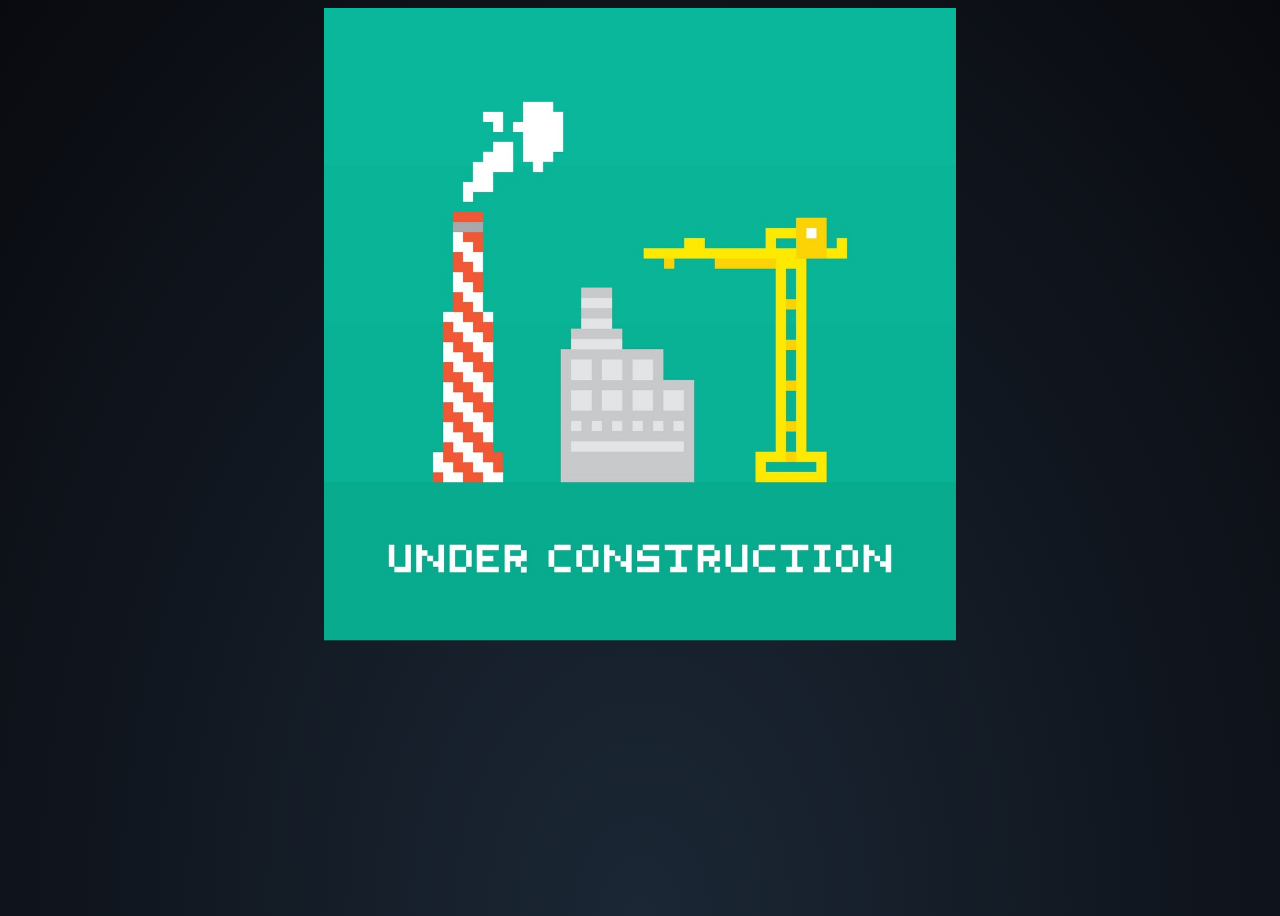
<file: home.html>
<!DOCTYPE html>
<html>
<head style="background-color:#1B1B1B;">
	<meta charset="utf-8" name="viewport" content="width=device-width">
	<title>Navarrete Science</title>
	<link rel="stylesheet" type="text/css" href="style.css">
</head>
<!--
<body style="background-color:#1B1B1B;">
	<div class="hero-image-home"></div>
	<br>
	<div class="row">
		<div class="column">
			<a href="chemhome">
				<img src="images/chem.jpg" alt="image1" class="center">
			</a>
		</div>
		<div class="column">
			<a href="physhome">
				<img src="images/physics.jpg" alt="phys" class="center">
			</a>
		</div>
		<div class="column">
			<a href="Aboutme">
				<img src="images/me2.jpg" alt="me" class="center">
			</a>
		</div>

	</body>
	<footer style="background-color:#1B1B1B;">
	</footer>
-->
<body style="background-color:#0AB497;">
		<img src="images/underconstruction.jpg" class="temp">
</body>

	</html>
</file>
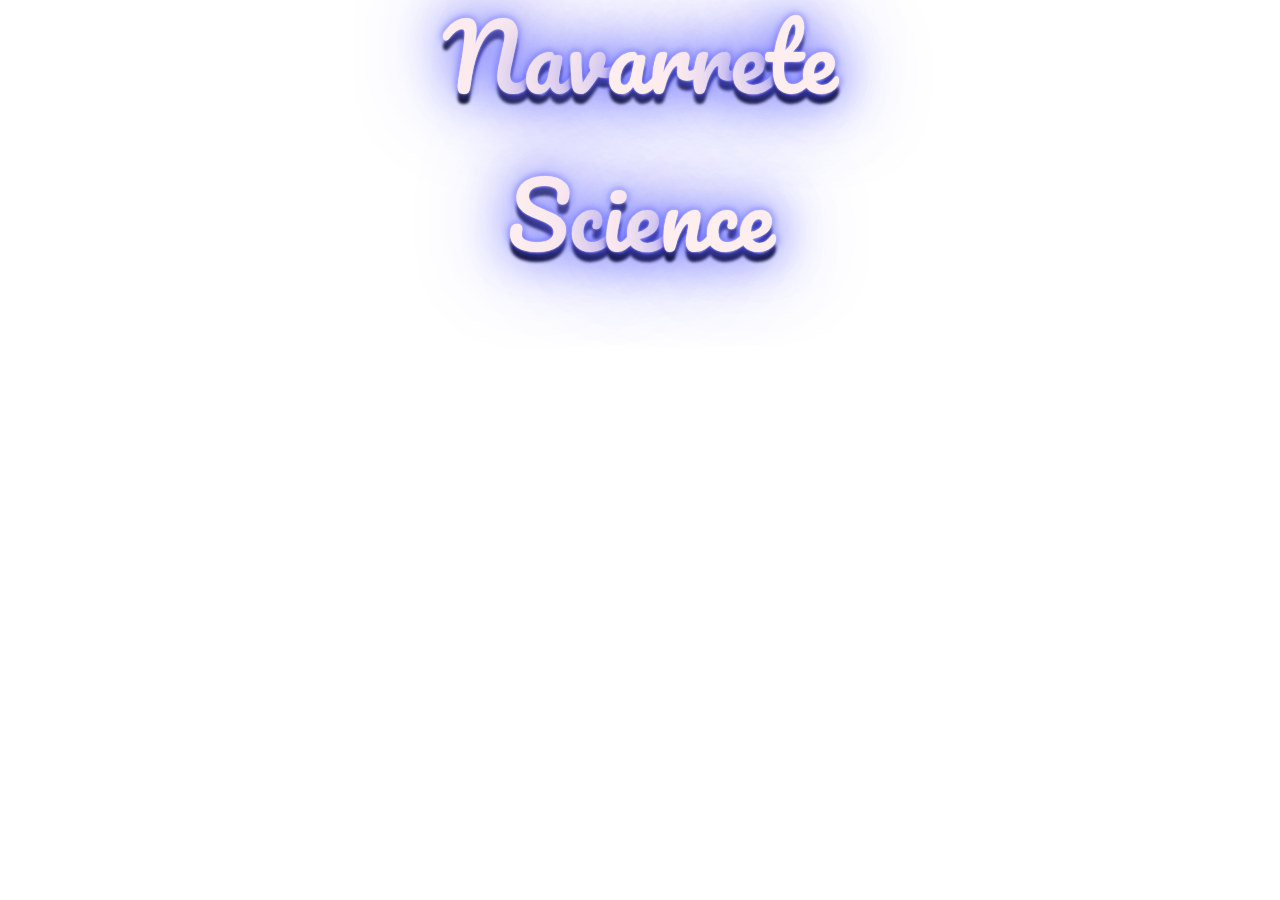
<file: logo.html>
<!DOCTYPE html>
<html lang="en" dir="ltr">
  <head>
    <meta charset="utf-8" name="viewport" content="width=device-width">
  	<title>Logo</title>
  	<link rel="stylesheet" type="text/css" href="logo.css">
  	<link rel="stylesheet" href="https://fonts.googleapis.com/css?family=Pacifico">
  </head>
  <body>
    <div class="logo">
      <b>
        N<span>a</span><span>v</span>arr<span>e</span>te
        Sc<span>ie</span>nce
      </b>
    </div>
    <br>
    <br>
    <br>
    <br>
    <br>
    <br>
    <br>
    <br>
    <br>
    <br>
    <br>
    <br>
    <br>
    <br>
    <br>
    <br>
  </body>
</html>
</file>
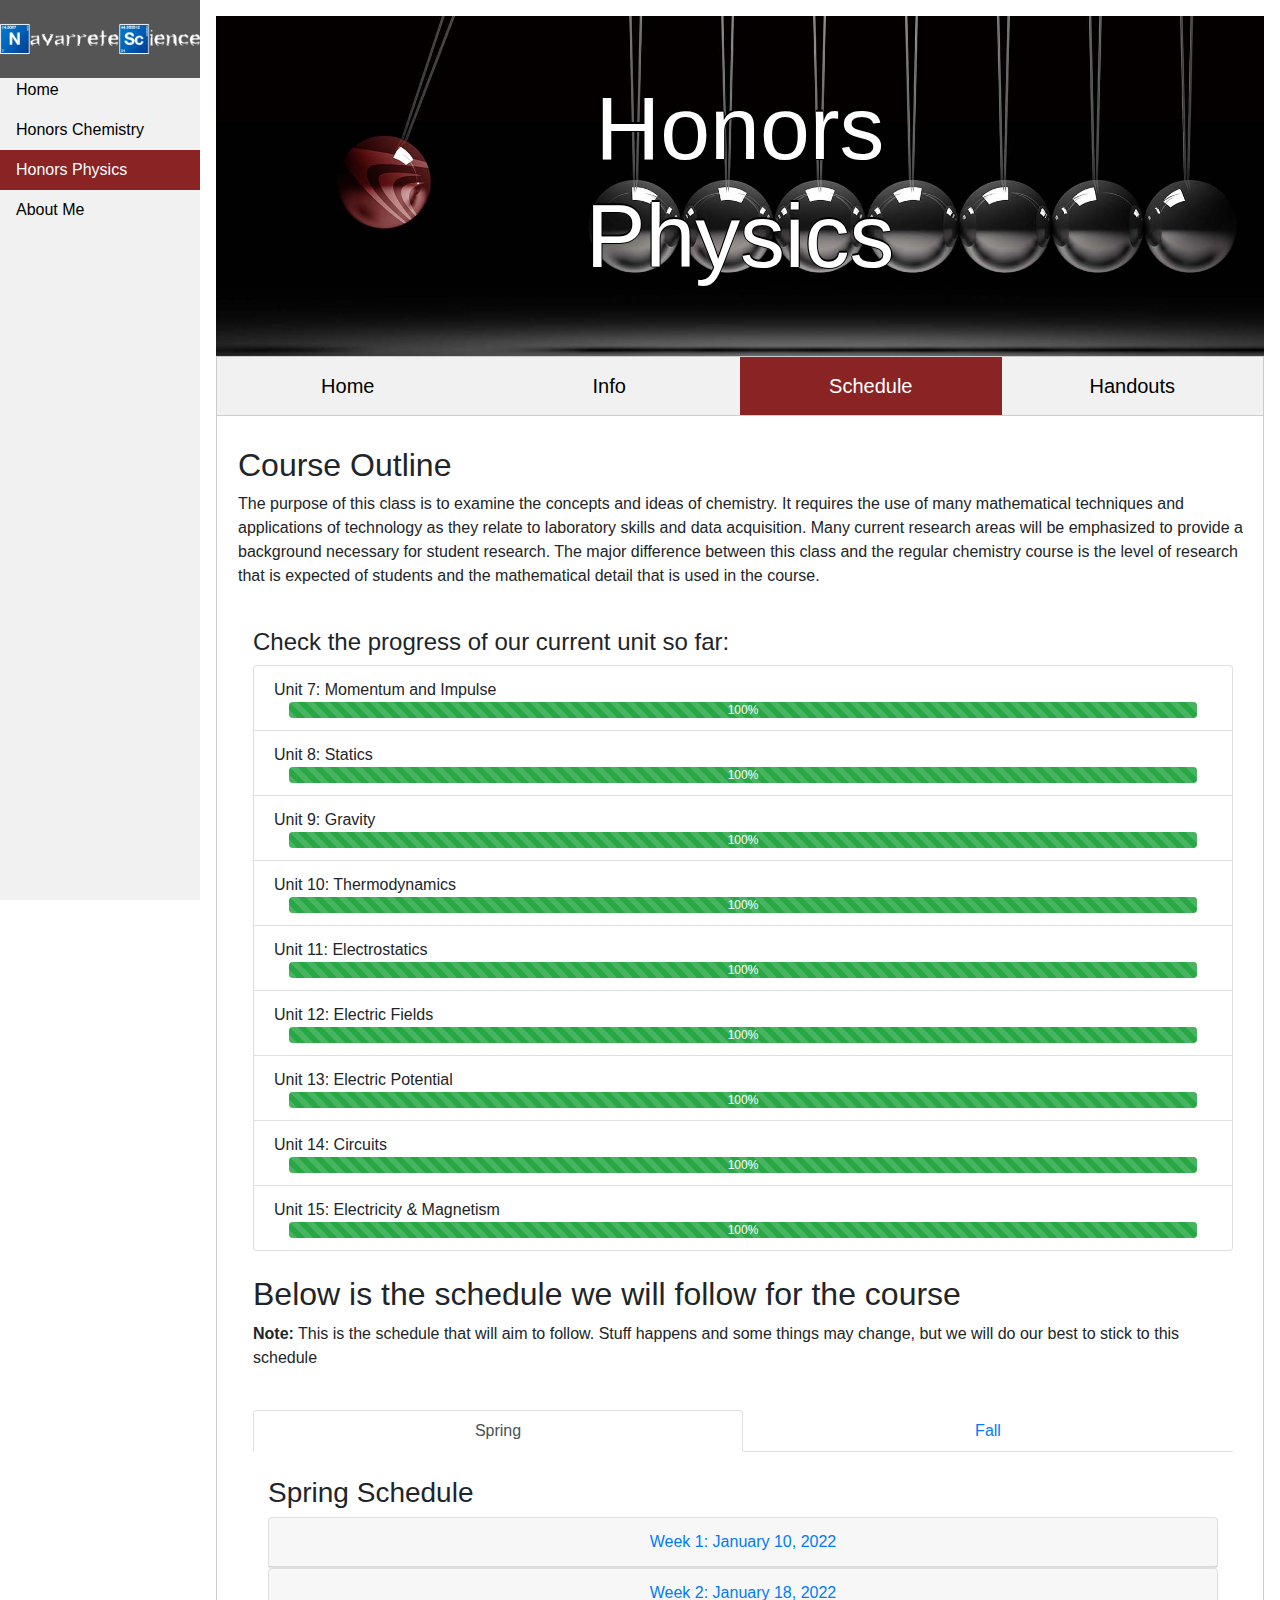
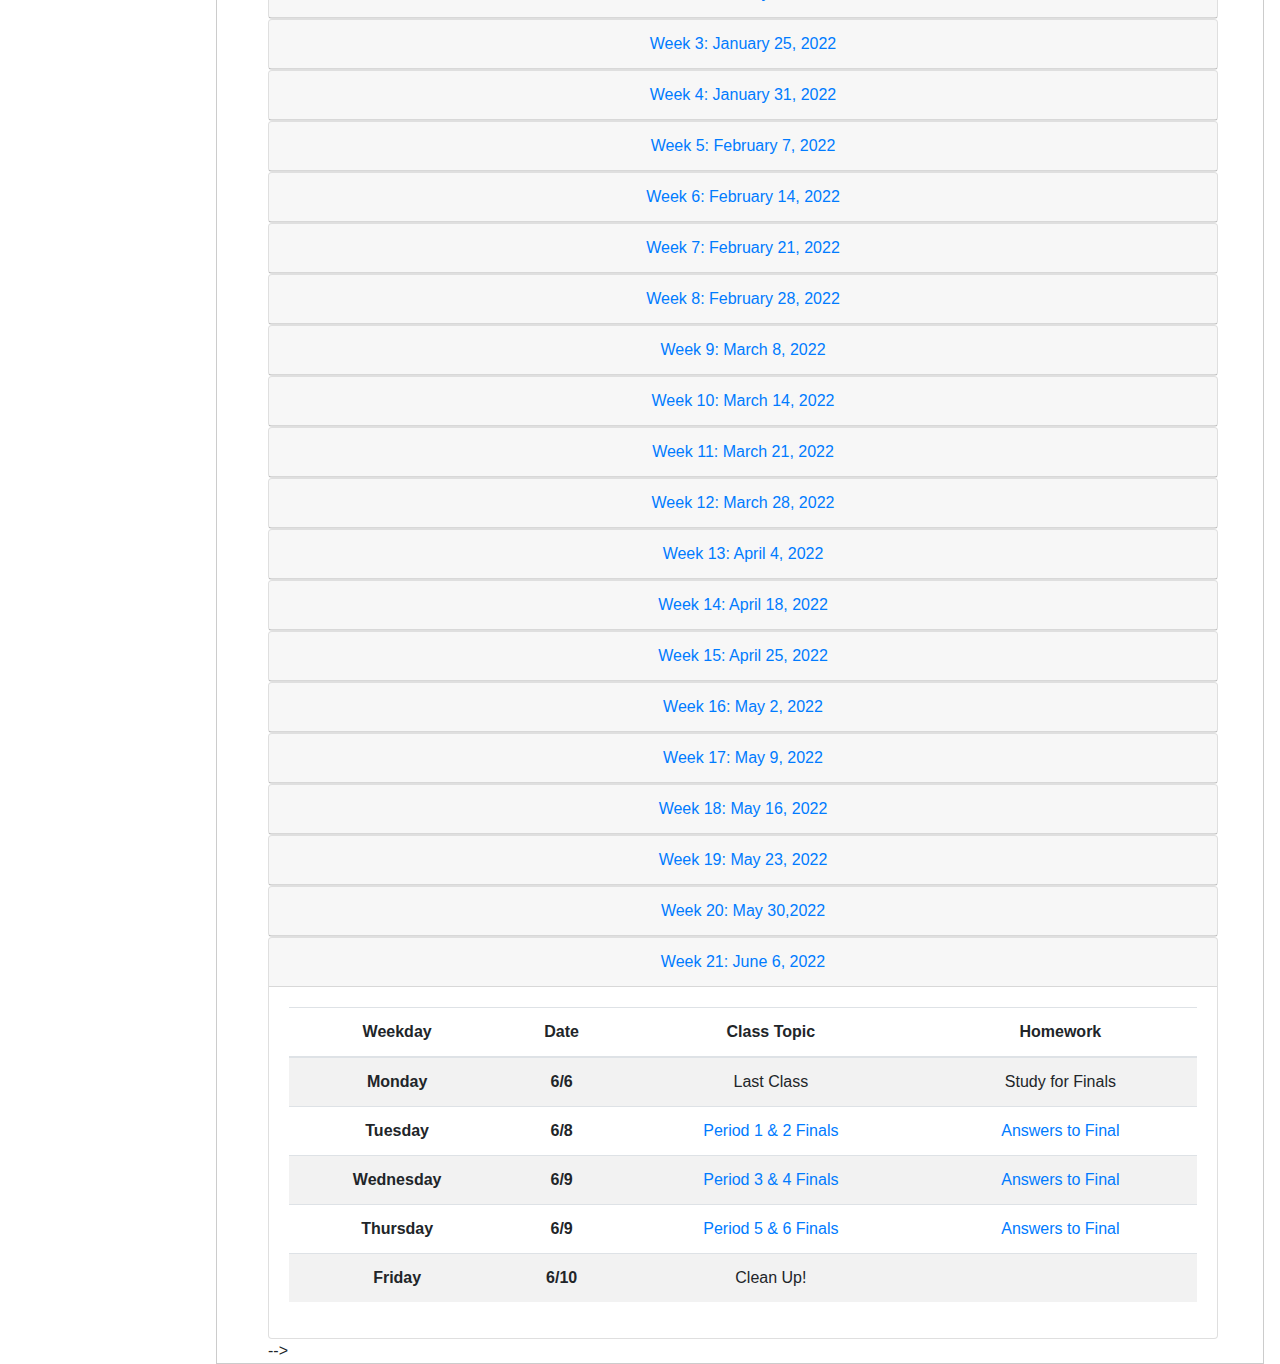
<file: physhome.html>
<!DOCTYPE html>
<html lang="en" dir="ltr">
<head>
  <meta charset="utf-8" name="viewport" content="width=device-width">

    <link rel="stylesheet" href="https://maxcdn.bootstrapcdn.com/bootstrap/4.5.2/css/bootstrap.min.css">
    <link rel="stylesheet" type="text/css" href="physstyle.css">

    <script src="https://ajax.googleapis.com/ajax/libs/jquery/3.5.1/jquery.min.js"></script>
    <script src="https://cdnjs.cloudflare.com/ajax/libs/popper.js/1.16.0/umd/popper.min.js"></script>
    <script src="https://maxcdn.bootstrapcdn.com/bootstrap/4.5.2/js/bootstrap.min.js"></script>
    <title>Honors Physics</title>
    <link rel="icon" href="images/icon.png" type="image/png" sizes="32x32">
  </head>
  <body>
    <ul class="sidenav">
      <a href="/">
				<img src="images/f7b4c80ef776345d8f807783833caaf0.jpg" alt="image1">
			</a>
      <li><a href="/">Home</a></li>
      <li><a  href="chemhome ">Honors Chemistry</a></li>
      <li><a class="active" href="#">Honors Physics</a></li>
      <li><a href="Aboutme">About Me</a></li>
    </ul>
    <div class="content">
      <div class="hero-image-phys">
        <div class="hero-text-physics">
          <h1 style="font-size:7vw;">Honors Physics</h1>
        </div>
      </div>
      <div class="centernav">
        <button class="tablinks" onclick="openCity(event, 'Home')"><center>Home</button>
        <button class="tablinks" onclick="openCity(event, 'Info')"><center>Info</button>
        <button class="tablinks" onclick="openCity(event, 'Schedule')" id="defaultOpen"><center><center>Schedule</button>
        <button class="tablinks" onclick="openCity(event, 'Handouts')"><center>Handouts</button>
      </div>

      <div id="Home" class="tabcontent active2">
        <div class = "container">
          <br>
          <div class="intro">
              <img src="images/dog.jpg">
              <h2>WELCOME CLASS OF 2021-2022</h2>
              <br>
              <p>Welcome Scientists to your Honors Physics class! Together we will explore the various concepts and applications that make up what we know today as Physics. I am very excited to have all of you in my classroom as we embark on this journey together called Physics. We are all going to work together, learn together, and grow together. I hope that you are equally as excited to learn about Physics as I am to teach it. I cannot wait to see all of you to transform into young scientists!</p>
            </div>

            <!--
            <br>
            <h2 style="text-align: center;">SCIENTISTS OF THE MONTH</h2>
            <p style="text-align: center; font-size: 18px;">Even through these difficult times of distance learning, these scientists have demonstrated diligence, leadership, tenacity in our digital classroom, serving as model students in our digital classroom.</p>

        <div class="psom">
            <div class="psompictures">
         <div class="studentpictures">
           <img src="images/psom1.jpg" style="width:100%">
           <h3>Omina Khan</h3>
           <p>Period 4 Honors Physics</p>
         </div>
       </div>
         <div class="psompictures">
           <div class="studentpictures">
             <img src="images/psom2.jpg" style="width:100%">
             <h3>Priscilla Corona</h3>
             <p>Period 5 Honors Physics</p>
           </div>
         </div>
         </div>
       -->

       <!--
         <div class="outro">
           <h2>ANNOUNCEMENTS:</h2>
           <h2> WEEK 22</h2>
             <img src="images/dino.jpg">
             <p>Hello Scientists,<br><br>Congratulations! You have made it and survived a whole school year online! This journey has been no easy feat but it has definitely been a learning experience. I just wanted to take this opportunity to congratulate all of you more making it this far and for continuing to grow. Take a much needed break. It is well deserved
              <br><br>For this week, I will be finalizing grades so that if there are any mistakes, they can fixed and sorted promptly. Remember, there is one of me and over 200 of all of you. A mistake is bound to happen. If there are any questions on grades or if you see any mistakes, please let me know as soon as possible to ensure those mistakes get sorted promptly.
              <br><br>See you all soon!</p>
          </div>
          -->
        </div>
      </div>

      <div id="Info" class="tabcontent">
        <div class="container">
          <br>
          <p style="font-size:18px">
            The purpose of this class is not only to learn about physics, but to explore and be able explain the various of ideas that make up physics. We will accomplish this task by using the same mathematical techniques and technology used in the industry, developing skills necessary for successful data acquisition in a laboratory.  of this class is to explain and explore the various ideas that make up chemistry. Just like in normal lab, there will be a lot of work done collaboratively. Working together is highly encouraged, however, cheating/plagiarism will not be tolerated. If you received help, give them credit. However, if you are suspected or found to be cheating, the cheating policy by the Dean of Students will be enforced.
            <br>
            <br>
            In order to ensure no class time is wasted, make sure to come prepared to class every day with all your required materials and completed homework ready to turn in. If your homework isn’t unfinished, isn’t stapled, and/or doesn’t have your name, it is incomplete. Our time together will be used to learn, not looking for homework. Below is a list of the required materials needed for this class</p>
          <br>

          <div class="mainlist">
            <div class="infocolumns">
              <h2><center>MATERIALS</h2>
              <ul class"materials">
                <li>3 Ring Binder (only for this class)</li>
                <li>Pencils/Pens</li>
                <li>Colored Pencils</li>
                <li>Ruler</li>
                <li>Highlighers</li>
                <li>Scientific Calculator</li>
              </ul>
            </div>
            <div class="infocolumns">
              <h2><center>COURSE POLICIES</h2>
              <ul class"materials">
                <li>Arrive to class on time</li>
                <li>Come to class ready to learn and with an open mind</li>
                <li>Respect the speaker, whether it is myself or a classmate</li>
                <li>Trust yourself to make mistakes</li>
                <li>If things don't make sense, ask or seek help</li>
              </ul>
            </div>
          </div>
          <br>
          <p>
            The schedule is updated every week through the website. There you will find the topics as well as the homework we will be completing throughout the week and their due dates. Copy them to your planner. The excuse of not knowing an assignment was due will not be accepted.
            <br><br>
            As mentioned, you will need a separate binder only for this class. You should have dividers with the following headings:
            <br>
            <ol type="1">
              <li>Lecture Outlines</li>
              <li>Handouts</li>            <li>Homework</li>            <li>Labs</li>
              <li>Tests</li>
            </ol>

            You should have a separate “Completed Homework Folder”, where you place your assignments ready to be turned in.
            <br><br>
            The lecture notes for this class are made and distributed by the instructor. During class, your task will be to follow along and fill out the outline. This way, all your notes are in one place and if you’re absent, you know what notes to get. Guard these with your life.
          </p>
          <button class="physmenu">MESSAGE FOR PARENTS/GUARDIANS </button>
          <div class="panel">
            <br>
            <p>School today is very different from how it was in the past, allowing for easier communication between teachers, parents and students. Ensuring the success of students is an equal team effort. Therefore it is important that you also keep track of what your child is doing in class to help keep them focused.<br><br>
            Some recommendations are:
            <li>Follow the website to know what your child is doing. This website was made for parents just as much as it was for students. Have your child help you navigate it</li>
            <li>Provide a time and space for your student to do work.</li>
            <li>Please do not wait until the end of the semester to see how your child is doing. Check in with your child at least every two weeks to see how they are doing in the class.</li>
            <li>You are welcome to contact me by email, phone or office hours. Please allow 24 hours for a response. If you have not heard from me in 24 hours, follow up emails are always appreciated.</li><br>
            <strong>The success of your child requires equal team effort.</strong>
          </p>
          </div>
          <br>
          <button class="physmenu">MESSAGE FOR STUDENTS</button>
          <div class="panel">
            <br>
            <p>No one expects you to understand material you have never seen before on your first try. We are going to learn together, make mistakes together, and grow together. What I expect from everyone is dedication. If you need extra help, you can rewatch the lecture videos, create study groups with your peers or attend office hours. Remember that I am here to help you and will do everything that I can to provide plenty of opportunities to check for understanding and correct any misconceptions.</p>
          </div>
          <br>
          <h1 style="text-align: center;">GRADING</h1>
          <img src="images/chemGrades.png" style="width:100%">
          <p>Note: Assignments, such as quizzes/labs/exams, will have more weight and be worth more than one assignment</p>
          <br>
          <button class="physmenu">STUDENT RESPONSIBILITY</button>
          <div class="panel">
            <br>
            <p>All tests are worth 100 points. The final is worth 150 points. Homework will be assigned daily and will be collected at the beginning of the class. Late homework will not be tolerated for any reason. There will be no make up work except for excused absences.</p>
          </div>
          <br>
          <button class="physmenu">CHEATING</button>
          <div class="panel">
            <br>
            <p>Cheating of any type will not be tolerated. If you are caught or suspected of cheating on a homework, lab or test you will be subjected to the schools cheating policy to the fullest extent. The burden of proof does not lie with the instructor</p>
          </div>
          <br>
          <button class="physmenu">EXTRA CREDIT</button>
          <div class="panel">
            <br>
            <p>There is no extra credit given. It is the student’s responsibility to correct any assignments.</p>
          </div>
          <br>
          <button class="physmenu">OFFICE HOURS</button>
          <div class="panel">
            <br>
            <p>Office hours is time meant for students to ask questions, tutor students, or simply talk to parents and students. I encourage everyone to attend office hours. Office hours can be done before school, Schoology or email. </p>
          </div>
          <br>
          <h1 style="text-align: center;">PRINTABLE DOCUMENTS</h1>
          <div class="sublist">
            <div class="doccolumns">
              <a href="https://drive.google.com/file/d/1jhV4RaYm2cAnbio7f2WyZlmkg05IRU5Q/view">
                <img src="images/images/syllabus.png" class="centerimg">
              </a>
              <h2><center>PHYSICS SYLLABUS</h2>
              <p><center>Click on the image to view the full document</p>
            </div>
            <div class="doccolumns">
              <a href="https://drive.google.com/file/d/1PyjODHEEAt9lFLcygJ-EO8ABRVPrqjzD/view">
                <img src="images/images/safety.png" class="centerimg">
              </a>
              <h2><center>LAB SAFETY CONTRACT</h2>
              <p><center>Click on the image to view the full document</p>
            </div>
            <br><br><br>
          </div>
        </div>
      </div>

      <div id="Schedule" class="tabcontent">
        <div class="container">
          <br>

          <h2>Course Outline</h2>
          <p>The purpose of this class is to examine the concepts and ideas of chemistry. It requires the use of many mathematical techniques and applications of technology as they relate to laboratory skills and data acquisition. Many current research areas will be emphasized to provide a background necessary for student research. The major difference between this class and the regular chemistry course is the level of research that is expected of students and the mathematical detail that is used in the course.</p>

          <br>
          <div class="container">
            <h4>Check the progress of our current unit so far:</h4>
            <ul class="list-group">
              <li class="list-group-item ">Unit 7: Momentum and Impulse
                <div class="container">
                 <div class="progress">
                    <div class="progress-bar progress-bar-striped bg-success progress-bar-animated" role="progressbar" aria-valuenow="40" aria-valuemin="0" aria-valuemax="100" style="width: 100%">
                    100%
                    </div>
                 </div>
                </div>
              </li>

              <li class="list-group-item">Unit 8: Statics <div class="container">
                 <div class="progress">
                 <div class="progress-bar progress-bar-striped bg-success progress-bar-animated" role="progressbar" aria-valuenow="40" aria-valuemin="0" aria-valuemax="100" style="width: 100%">
                 100%
                 </div>
                 </div>
                </div>
              </li>

              <li class="list-group-item">Unit 9: Gravity<div class="container">
                 <div class="progress">
                 <div class="progress-bar progress-bar-striped bg-success progress-bar-animated" role="progressbar" aria-valuenow="40" aria-valuemin="0" aria-valuemax="100" style="width: 100%">
                 100%
                 </div>
                 </div>
                </div>
              </li>

              <li class="list-group-item">Unit 10: Thermodynamics <div class="container">
                 <div class="progress">
                 <div class="progress-bar progress-bar-striped bg-success progress-bar-animated" role="progressbar" aria-valuenow="40" aria-valuemin="0" aria-valuemax="100" style="width: 100%">
                 100%
                 </div>
                 </div>
                </div>
              </li>

              <li class="list-group-item">Unit 11: Electrostatics<div class="container">
                 <div class="progress">
                 <div class="progress-bar progress-bar-striped bg-success progress-bar-animated" role="progressbar" aria-valuenow="40" aria-valuemin="0" aria-valuemax="100" style="width: 100%">
                 100%
                 </div>
                 </div>
                </div>
              </li>

              <li class="list-group-item">Unit 12: Electric Fields<div class="container">
                 <div class="progress">
                   <div class="progress-bar progress-bar-striped bg-success progress-bar-animated" role="progressbar" aria-valuenow="40" aria-valuemin="0" aria-valuemax="100" style="width: 100%">
                   100%
                   </div>
                 </div>
                </div>
              </li>

              <li class="list-group-item">Unit 13: Electric Potential<div class="container">
                 <div class="progress">
                   <div class="progress-bar progress-bar-striped bg-success progress-bar-animated" role="progressbar" aria-valuenow="40" aria-valuemin="0" aria-valuemax="100" style="width: 100%">
                   100%
                   </div>
                 </div>
                </div>
              </li>

              <li class="list-group-item">Unit 14: Circuits<div class="container">
                 <div class="progress">
                   <div class="progress-bar progress-bar-striped bg-success progress-bar-animated" role="progressbar" aria-valuenow="40" aria-valuemin="0" aria-valuemax="100" style="width: 100%">
                   100%
                   </div>
                 </div>
                </div>
              </li>

              <li class="list-group-item">Unit 15: Electricity & Magnetism<div class="container">
                 <div class="progress">
                   <div class="progress-bar progress-bar-striped bg-success progress-bar-animated" role="progressbar" aria-valuenow="40" aria-valuemin="0" aria-valuemax="100" style="width: 100%">
                   100%
                   </div>
                 </div>
                </div>
              </li>


            </ul>
          </div>

          <br>

          <div class="container">
            <h2>Below is the schedule we will follow for the course</h2>
            <p><strong>Note:</strong> This is the schedule that will aim to follow. Stuff happens and some things may change, but we will do our best to stick to this schedule</p>

            <br>
             <ul class="nav nav-tabs nav-justified" role="tablist">

              <li class="nav-item">
                <a class="nav-link active" data-toggle="tab" href="#home">Spring</a>
              </li>

              <li class = "nav-item">
                <a class="nav-link" data-toggle="tab" href="#menu1">Fall</a>
              </li>

            </ul>

            <div class="tab-content">
              <div id="home" class="container tab-pane active"><br>

                <h3>Spring Schedule</h3>
                  <div id="accordion">

                    <div class="card">
                      <div class="card-header">
                          <a class="card-link" data-toggle="collapse" href="#collapse19"><center>Week 1: January 10, 2022
                          </a>
                      </div>
                      <div id="collapse19" class="collapse" data-parent = "#accordion">
                        <div class="card-body">
                          <table class="table table-striped">
                            <thead>
                              <tr>
                                <th><center>Weekday</th>
                                <th><center>Date</th>
                                <th><center>Class Topic</th>
                                <th><center>Homework</th>
                              </tr>
                            </thead>
                            <tbody>
                              <tr>
                                <td><center><strong>Monday</strong></td>
                                <td><center><strong>1/10</strong></td>
                                <td><center>Pupil Free Day</td>
                                <td><center>See y'all Soon</td>
                              </tr>
                              <tr>
                                <td><center><strong>Tuesday</strong></td>
                                <td><center><strong>1/11</strong></td>
                                <td><center>Math Review</td>
                                <td><center>Complete the <a href="#" target="_blank">Math Review</a> Handout</td>
                              </tr>
                              <tr>
                                <td><center><strong>Wednesday</strong></td>
                                <td><center><strong>1/12</strong></td>
                                <td><center>Momentum</td>
                                <td><center>Complete the <a href="#" target="_blank">Momentum #1</a> Handout</td>
                              </tr>
                              <tr>
                                <td><center><strong>Thursday</strong></td>
                                <td><center><strong>1/13</strong></td>
                                <td><center>Changes in Momentum</td>
                                <td><center>Complete the <a href="#" target="_blank">Momentum #2</a> Handout</td>
                              </tr>
                              <tr>
                                <td><center><strong>Friday</strong></td>
                                <td><center><strong>1/14</strong></td>
                                <td><center>Conservation of Momentum</td>
                                <td><center>Complete the <a href="#" target="_blank">Momentum #3</a> Handout</td>
                              </tr>
                            </tbody>
                          </table>
                        </div>
                      </div>
                    </div>

                    <div class="card">
                      <div class="card-header">
                          <a class="collapsed card-link" data-toggle="collapse" href="#collapse20"><center>Week 2: January 18, 2022</a>
                      </div>
                      <div id="collapse20" class="collapse" data-parent="#accordion">
                        <div class="card-body">
                          <table class="table table-striped">
                            <thead>
                              <tr>
                                <th><center>Weekday</th>
                                <th><center>Date</th>
                                <th><center>Class Topic</th>
                                <th><center>Homework</th>
                              </tr>
                            </thead>
                            <tbody>
                              <tr>
                                 <td><center><strong>Monday</strong></td>
                                <td><center><strong>1/18</strong></td>
                                <td><center>Martin Luther King Jr Day</td>
                                <td> </td>
                              </tr>
                              <tr>
                                <td><center><strong>Tuesday</strong></td>
                                <td><center><strong>1/19</strong></td>
                                <td><center>Conservation of Momentum</td>
                                <td><center>Complete the <a href="#" target="_blank">Momentum #4</a> Handout.</td>
                              </tr>
                              <tr>
                                <td><center><strong>Wednesday</strong></td>
                                <td><center><strong>1/20</strong></td>
                                <td><center>Collisions</td>
                                <td><center>Complete the <a href="#" target="_blank">Collisions #1</a> Handout.</td>
                              </tr>
                              <tr>
                                <td><center><strong>Thursday</strong></td>
                                <td><center><strong>1/21</strong></td>
                                <td><center>Collisions Lab</td>
                                <td><center>Complete the <a href="#" target="_blank">Collisions Lab</a> Handout.</td>
                              </tr>
                              <tr>
                                <td><center><strong>Friday</strong></td>
                                <td><center><strong>1/22</strong></td>
                                <td><center>Collisions in 2D</td>
                                <td><center>Complete the <a href="#" target="_blank">Collisions #2</a> Handout.</td>
                              </tr>
                            </tbody>
                          </table>
                        </div>
                      </div>
                    </div>

                    <div class="card">
                      <div class="card-header">
                          <a class="card-link" data-toggle="collapse" href="#collapse21"><center>Week 3: January 25, 2022</a>
                      </div>
                      <div id="collapse21" class="collapse" data-parent="#accordion">
                        <div class="card-body">
                          <table class="table table-striped">
                            <thead>
                              <tr>
                                <th><center>Weekday</th>
                                <th><center>Date</th>
                                <th><center>Class Topic</th>
                                <th><center>Homework</th>
                              </tr>
                            </thead>
                            <tbody>
                              <tr>
                                <td><center><strong>Monday</strong></td>
                                <td><center><strong>1/25</strong></td>
                                <td><center>Review</td>
                                <td><center>Complete the Unit 7 Review</td>
                              </tr>
                              <tr>
                                <td><center><strong>Tuesday</strong></td>
                                <td><center><strong>1/26</strong></td>
                                <td><center>Unit 7 Test</td>
                                <td><center> </td>
                              </tr>
                              <tr>
                                <td><center><strong>Wednesday</strong></td>
                                <td><center><strong>1/27</strong></td>
                                <td><center>Lever Law Revisited</td>
                                <td><center>Complete the <a href="#" target="_blank">Lever Law Revisited Lab</a> Handout.</td>
                              </tr>
                              <tr>
                                <td><center><strong>Thursday</strong></td>
                                <td><center><strong>1/28</strong></td>
                                <td><center>Discuss Lab</td>
                                <td><center>Complete the <a href="#" target="_blank">Lever Law Revisited Lab</a> Handout.</td>
                              </tr>
                              <tr>
                                <td><center><strong>Friday</strong></td>
                                <td><center><strong>1/29</strong></td>
                                <td><center>Center of Mass </td>
                                <td><center>Complete the <a href="#" target="_blank">Statics #1</a> Handout.</td>
                              </tr>
                            </tbody>
                          </table>
                        </div>
                      </div>
                    </div>

                    <div class="card">
                      <div class="card-header">
                          <a class="card-link" data-toggle="collapse" href="#collapse22"><center>Week 4: January 31, 2022</a></h4>
                      </div>
                      <div id="collapse22" class="collapse" data-parent="#accordion">
                        <div class="card-body">
                          <table class="table table-striped">
                            <thead>
                              <tr>
                                <th><center>Weekday</th>
                                <th><center>Date</th>
                                <th><center>Class Topic</th>
                                <th><center>Homework</th>
                              </tr>
                            </thead>
                            <tbody>
                              <tr>
                                <td><center><strong>Monday</strong></td>
                                <td><center><strong>1/31</strong></td>
                                <td><center>Center of Mass Extended Objects</td>
                                <td><center>Complete the <a href="https://docs.google.com/forms/d/e/1FAIpQLSf-rRtv9d2jcVxc6AgMMn5Ca_x6rmUtoo_OtHIYO6eZU_1Ggw/viewform?usp=sf_link" target="_blank">Statics #1</a> Handout.</td>
                              </tr>
                              <tr>
                                <td><center><strong>Tuesday</strong></td>
                                <td><center><strong>2/1</strong></td>
                                <td><center>Discuss HW</td>
                                <td><center>Complete the <a href="#" target="_blank">Statics #2</a> Handout.</td>
                              </tr>
                              <tr>
                                <td><center><strong>Wednesday</strong></td>
                                <td><center><strong>2/2</strong></td>
                                <td><center>Static Equilibrium</td>
                                <td><center>Complete the <a href="#" target="_blank">Equilibrium #1</a> Handout.</td>
                              </tr>
                              <tr>
                                <td><center><strong>Thursday</strong></td>
                                <td><center><strong>2/3</strong></td>
                                <td><center>Discuss HW</td>
                                <td><center>Complete the <a href="#" target="_blank">Equilibirum #2</a> Handout.</td>
                              </tr>
                              <tr>
                                <td><center><strong>Friday</strong></td>
                                <td><center><strong>2/4</strong></td>
                                <td><center>Stability</td>
                                <td><center>Complete the <a href="#" target="_blank">Equilibirum #3</a> Handout.</td>
                              </tr>
                            </tbody>
                          </table>
                        </div>
                      </div>
                    </div>

                    <div class="card">
                      <div class="card-header">
                          <a class="card-link" data-toggle="collapse" href="#collapse23"><center>Week 5: February 7, 2022</a></h4>
                      </div>
                      <div id="collapse23" class="collapse" data-parent="#accordion">
                        <div class="card-body">
                          <table class="table table-striped">
                            <thead>
                              <tr>
                                <th><center>Weekday</th>
                                <th><center>Date</th>
                                <th><center>Class Topic</th>
                                <th><center>Homework</th>
                              </tr>
                            </thead>
                            <tbody>
                              <tr>
                                <td><center><strong>Monday</strong></td>
                                <td><center><strong>2/7</strong></td>
                                <td><center>Review</td>
                                <td><center>Complete the Practice Test</td>
                              </tr>
                              <tr>
                                <td><center><strong>Tuesday</strong></td>
                                <td><center><strong>2/8</strong></td>
                                <td><center>Unit 8 Test</td>
                                <td><center> </td>
                              </tr>
                              <tr>
                                <td><center><strong>Wednesday</strong></td>
                                <td><center><strong>2/9</strong></td>
                                <td><center>Gravity Intro</td>
                                <td><center> </td>
                              </tr>
                              <tr>
                                <td><center><strong>Thursday</strong></td>
                                <td><center><strong>2/10</strong></td>
                                <td><center>Kepler's Law's</td>
                                <td><center>Complete the <a href="#" target="_blank">Gravity #1 </a> Handout</td>
                              </tr>
                              <tr>
                                <td><center><strong>Friday</strong></td>
                                <td><center><strong>2/11</strong></td>
                                <td><center>Gravity Lab</td>
                                <td><center>Complete the <a href="#" target="_blank">Gravity Lab</a> Handout</td>
                              </tr>
                            </tbody>
                          </table>
                        </div>
                      </div>
                    </div>

                    <div class="card">
                      <div class="card-header">
                          <a class="card-link" data-toggle="collapse" href="#collapse24"><center>Week 6: February 14, 2022</a></h4>
                      </div>
                      <div id="collapse24" class="collapse" data-parent="#accordion">
                        <div class="card-body">
                          <table class="table table-striped">
                            <thead>
                              <tr>
                                <th><center>Weekday</th>
                                <th><center>Date</th>
                                <th><center>Class Topic</th>
                                <th><center>Homework</th>
                              </tr>
                            </thead>
                            <tbody>
                              <tr>
                                <td><center><strong>Monday</strong></td>
                                <td><center><strong>2/14</strong></td>
                                <td><center>Acceleration Due to Gravity</td>
                                <td><center>Complete the <a href="#" target="_blank">Gravity #1</a> Handout</td>
                              </tr>
                              <tr>
                                <td><center><strong>Tuesday</strong></td>
                                <td><center><strong>2/15</strong></td>
                                <td><center>Discuss HW</td>
                                <td><center>Complete the <a href="#" target="_blank">Gravity #2</a> Handout</td>
                              </tr>
                              <tr>
                                <td><center><strong>Wednesday</strong></td>
                                <td><center><strong>2/16</strong></td>
                                <td><center>Gravitational Potential Energy</td>
                                <td><center>Complete the <a href="#" target="_blank">Gravity #3</a> Handout</td>
                              </tr>
                              <tr>
                                <td><center><strong>Thursday</strong></td>
                                <td><center><strong>2/17</strong></td>
                                <td><center>Discuss HW</td>
                                <td><center>Complete the Unit 9 Review</td>
                              </tr>
                              <tr>
                                <td><center><strong>Friday</strong></td>
                                <td><center><strong>2/18</strong></td>
                                <td><center>Unit 9 Test</td>
                                <td><center> </td>
                              </tr>
                            </tbody>
                          </table>
                        </div>
                      </div>
                    </div>

                    <div class="card">
                      <div class="card-header">
                          <a class="card-link" data-toggle="collapse" href="#collapse25"><center>Week 7: February 21, 2022</a></h4>
                      </div>
                      <div id="collapse25" class="collapse" data-parent="#accordion">
                        <div class="card-body">
                          <table class="table table-striped">
                            <thead>
                              <tr>
                                <th><center>Weekday</th>
                                <th><center>Date</th>
                                <th><center>Class Topic</th>
                                <th><center>Homework</th>
                              </tr>
                            </thead>
                            <tbody>
                              <tr>
                                <td><center><strong>Monday</strong></td>
                                <td><center><strong>2/21</strong></td>
                                <td><center>President's Day</td>
                                <td><center> </td>
                              </tr>
                              <tr>
                                <td><center><strong>Tuesday</strong></td>
                                <td><center><strong>2/22</strong></td>
                                <td><center>Unit 9 Test</td>
                                <td><center> </td>
                              </tr>
                              <tr>
                                <td><center><strong>Wednesday</strong></td>
                                <td><center><strong>2/23</strong></td>
                                <td><center>Thermodynamics Intro</td>
                                <td><center> </td>
                              </tr>
                              <tr>
                                <td><center><strong>Thursday</strong></td>
                                <td><center><strong>2/24</strong></td>
                                <td><center>Gas Law Review</td>
                                <td><center>Complete the <a href="#" target="_blank">Mixed Gas Laws</a> Handout.</td>
                              </tr>
                              <tr>
                                <td><center><strong>Friday</strong></td>
                                <td><center><strong>2/25</strong></td>
                                <td><center>Phase Change Lab</td>
                                <td><center>Complete the <a href="#" target="_blank">Phase Change Lab</a> Formal Report.</td>
                              </tr>
                            </tbody>
                          </table>
                        </div>
                      </div>
                    </div>

                    <div class="card">
                      <div class="card-header">
                          <a class="card-link" data-toggle="collapse" href="#collapse26"><center>Week 8: February 28, 2022</a></h4>
                      </div>
                      <div id="collapse26" class="collapse" data-parent="#accordion">
                        <div class="card-body">
                          <table class="table table-striped">
                            <thead>
                              <tr>
                                <th><center>Weekday</th>
                                <th><center>Date</th>
                                <th><center>Class Topic</th>
                                <th><center>Homework</th>
                              </tr>
                            </thead>
                            <tbody>
                              <tr>
                                <td><center><strong>Monday</strong></td>
                                <td><center><strong>2/28</strong></td>
                                <td><center>Heat</td>
                                <td><center>Complete the <a href="#" target="_blank">Simple Heat Calculations #1</a>Handout. </td>
                              </tr>
                              <tr>
                                <td><center><strong>Tuesday</strong></td>
                                <td><center><strong>3/1</strong></td>
                                <td><center>Discuss HW</td>
                                <td><center>Complete the <a href=" " target="_blank">Simple Heat Calculations #2</a> Handout.</td>
                              </tr>
                              <tr>
                                <td><center><strong>Wednesday</strong></td>
                                <td><center><strong>3/2</strong></td>
                                <td><center>Conservation of Heat Lab</td>
                                <td><center>Complete the <a href="#" target="_blank">Conservation of Heat Lab</a> Handout.</td>
                              </tr>
                              <tr>
                                <td><center><strong>Thursday</strong></td>
                                <td><center><strong>3/3</strong></td>
                                <td><center>Discuss Lab/1st Law</td>
                                <td><center>Complete the <a href="#" target="_blank">Conservation of Heat Lab</a> Handout.</td>
                              </tr>
                              <tr>
                                <td><center><strong>Friday</strong></td>
                                <td><center><strong>3/4</strong></td>
                                <td><center>Specific Heat Lab</td>
                                <td><center>Complete the <a href=" " target="_blank">Specific Heat Lab</a> Formal Lab Report.</td>
                              </tr>
                            </tbody>
                          </table>
                        </div>
                      </div>
                    </div>

                    <div class="card">
                      <div class="card-header">
                          <a class="card-link" data-toggle="collapse" href="#collapse27"><center>Week 9: March 8, 2022</a></h4>
                      </div>
                      <div id="collapse27" class="collapse" data-parent="#accordion">
                        <div class="card-body">
                          <table class="table table-striped">
                            <thead>
                              <tr>
                                <th><center>Weekday</th>
                                <th><center>Date</th>
                                <th><center>Class Topic</th>
                                <th><center>Homework</th>
                              </tr>
                            </thead>
                            <tbody>
                              <tr>
                                <td><center><strong>Monday</strong></td>
                                <td><center><strong>3/7</strong></td>
                                <td><center>First Law of Thermodynamics</td>
                                <td><center>Complete the <a href="#" target="_blank">Thermodynamics #1</a> Handout.</td>
                              </tr>
                              <tr>
                                <td><center><strong>Tuesday</strong></td>
                                <td><center><strong>3/8</strong></td>
                                <td><center>Heat Engines</td>
                                <td><center> </td>
                              </tr>
                              <tr>
                                <td><center><strong>Wednesday</strong></td>
                                <td><center><strong>3/9</strong></td>
                                <td><center>PV Diagrams</td>
                                <td><center>Complete the <a href="#" target="_blank">PV Diagrams #1</a> Handout.</td>
                              </tr>
                              <tr>
                                <td><center><strong>Thursday</strong></td>
                                <td><center><strong>3/10</strong></td>
                                <td><center>Discuss HW</td>
                                <td><center>Complete the <a href="#" target="_blank">PV Diagrams #2</a> Handout.</td>
                              </tr>
                              <tr>
                                <td><center><strong>Friday</strong></td>
                                <td><center><strong>3/11</strong></td>
                                <td><center>Second Law of Thermodynamics</td>
                                <td><center>Complete the <a href="#" target="_blank">Thermodynamics #2</a> Handout.</td>
                              </tr>
                            </tbody>
                          </table>
                        </div>
                      </div>
                    </div>

                    <div class="card">
                      <div class="card-header">
                          <a class="card-link" data-toggle="collapse" href="#collapse28"><center>Week 10: March 14, 2022</a></h4>
                      </div>
                      <div id="collapse28" class="collapse" data-parent="#accordion">
                        <div class="card-body">
                          <table class="table table-striped">
                            <thead>
                              <tr>
                                <th><center>Weekday</th>
                                <th><center>Date</th>
                                <th><center>Class Topic</th>
                                <th><center>Homework</th>
                              </tr>
                            </thead>
                            <tbody>
                              <tr>
                                <td><center><strong>Monday</strong></td>
                                <td><center><strong>3/14</strong></td>
                                <td><center>Review</td>
                                <td><center>Complete the Practice Test</td>
                              </tr>
                              <tr>
                                <td><center><strong>Tuesday</strong></td>
                                <td><center><strong>3/15</strong></td>
                                <td><center>Review</td>
                                <td><center>Complete the Practice Test</td>
                              </tr>
                              <tr>
                                <td><center><strong>Wednesday</strong></td>
                                <td><center><strong>3/16</strong></td>
                                <td><center>Thermodynamics Test</td>
                                <td><center></td>
                              </tr>
                              <tr>
                                <td><center><strong>Thursday</strong></td>
                                <td><center><strong>3/17</strong></td>
                                <td><center>Static Electricity Lab</td>
                                <td><center>Complete the <a href="#" target="_blank">Static Electricity Lab</a> Handout.</td>
                              </tr>
                              <tr>
                                <td><center><strong>Friday</strong></td>
                                <td><center><strong>3/18</strong></td>
                                <td><center>Electrostatics</td>
                                <td><center>Complete the <a href="#" target="_blank">Electrostatics #1</a> Handout.</td>
                              </tr>
                            </tbody>
                          </table>
                        </div>
                      </div>
                    </div>

                    <div class="card">
                      <div class="card-header">
                          <a class="card-link" data-toggle="collapse" href="#collapse29"><center>Week 11: March 21, 2022</a></h4>
                      </div>
                      <div id="collapse29" class="collapse" data-parent="#accordion">
                        <div class="card-body">
                          <table class="table table-striped">
                            <thead>
                              <tr>
                                <th><center>Weekday</th>
                                <th><center>Date</th>
                                <th><center>Class Topic</th>
                                <th><center>Homework</th>
                              </tr>
                            </thead>
                            <tbody>
                              <tr>
                                <td><center><strong>Monday</strong></td>
                                <td><center><strong>3/21</strong></td>
                                <td><center>Electrostatic Objects</td>
                                <td><center>Complete the <a href=" " target="_blank">Electrostatic Problems</a> Handout and the <a href="#" target="_blank">Vectors Practice.</a></td>
                              </tr>
                              <tr>
                                <td><center><strong>Tuesday</strong></td>
                                <td><center><strong>3/22</strong></td>
                                <td><center>Electrostatic Puzzles</td>
                                <td><center>Complete the <a href=" " target="_blank">Electrostatic Puzzles</a> Handout and the <a href="#" target="_blank">Vectors Practice.</a></td>
                              </tr>
                              <tr>
                                <td><center><strong>Wednesday</strong></td>
                                <td><center><strong>3/23</strong></td>
                                <td><center>Coulomb's Law</td>
                                <td><center>Complete the <a href=" " target="_blank">Coulombs Law Practice #1</a> Handout.</td>
                              </tr>
                              <tr>
                                <td><center><strong>Thursday</strong></td>
                                <td><center><strong>3/24</strong></td>
                                <td><center>Discuss HW</td>
                                <td><center>Complete the <a href=" " target="_blank">Coulombs Law Practice #2</a> Handout.</td>
                              </tr>
                              <tr>
                                <td><center><strong>Friday</strong></td>
                                <td><center><strong>3/25</strong></td>
                                <td><center>Vector Review</td>
                                <td><center>Complete the <a href="#" target="_blank">Vectors Practice</a> Handout.</td>
                              </tr>
                            </tbody>
                          </table>
                        </div>
                      </div>
                    </div>

                    <div class="card">
                      <div class="card-header">
                          <a class="card-link" data-toggle="collapse" href="#collapse30"><center>Week 12: March 28, 2022</a></h4>
                      </div>
                      <div id="collapse30" class="collapse" data-parent="#accordion">
                        <div class="card-body">
                          <table class="table table-striped">
                            <thead>
                              <tr>
                                <th><center>Weekday</th>
                                <th><center>Date</th>
                                <th><center>Class Topic</th>
                                <th><center>Homework</th>
                              </tr>
                            </thead>
                            <tbody>
                              <tr>
                                <td><center><strong>Monday</strong></td>
                                <td><center><strong>3/28</strong></td>
                                <td><center>Cesar Chavez Day</td>
                                <td><center> </td>
                              </tr>
                              <tr>
                                <td><center><strong>Tuesday</strong></td>
                                <td><center><strong>3/29</strong></td>
                                <td><center>Point Charges</td>
                                <td><center>Complete the <a href=" " target="_blank">Coulombs Law Practice #3</a> Handout.</td>
                              </tr>
                              <tr>
                                <td><center><strong>Wednesday</strong></td>
                                <td><center><strong>3/30</strong></td>
                                <td><center>Electrostatic Force</td>
                                <td><center>Complete the <a href=" " target="_blank">Coulombs Law Practice #4</a> Handout.</td>
                              </tr>
                              <tr>
                                <td><center><strong>Thursday</strong></td>
                                <td><center><strong>3/31</strong></td>
                                <td><center>Discuss Homework</td>
                                <td><center>Complete the Practice Test</td>
                              </tr>
                              <tr>
                                <td><center><strong>Friday</strong></td>
                                <td><center><strong>4/1</strong></td>
                                <td><center>Electrostatics Test</td>
                                <td><center> </td>
                              </tr>
                            </tbody>
                          </table>
                        </div>
                      </div>
                    </div>

                    <div class="card">
                      <div class="card-header">
                          <a class="card-link" data-toggle="collapse" href="#collapse31"><center>Week 13: April 4, 2022</a></h4>
                      </div>
                      <div id="collapse31" class="collapse" data-parent="#accordion">
                        <div class="card-body">
                          <table class="table table-striped">
                            <thead>
                              <tr>
                                <th><center>Weekday</th>
                                <th><center>Date</th>
                                <th><center>Class Topic</th>
                                <th><center>Homework</th>
                              </tr>
                            </thead>
                            <tbody>
                              <tr>
                                <td><center><strong>Monday</strong></td>
                                <td><center><strong>4/4</strong></td>
                                <td><center>Electric Field</td>
                                <td><center> </td>
                              </tr>
                              <tr>
                                <td><center><strong>Tuesday</strong></td>
                                <td><center><strong>4/5</strong></td>
                                <td><center>Electric Fields Practice</td>
                                <td><center>Complete the <a href=" " target="_blank">Electric Fields Practice</a> Handout.</td>
                              </tr>
                              <tr>
                                <td><center><strong>Wednesday</strong></td>
                                <td><center><strong>4/6</strong></td>
                                <td><center>Electric Fields Lab</td>
                                <td><center>Complete the <a href=" " target="_blank">Electric Fields Lab</a> Handout.</td>
                              </tr>
                              <tr>
                                <td><center><strong>Thursday</strong></td>
                                <td><center><strong>4/7</strong></td>
                                <td><center>Electric Field Lines</td>
                                <td><center>Complete the <a href=" " target="_blank">Electric Fields Practice #2</a> Handout.</td>
                              </tr>
                              <tr>
                                <td><center><strong>Friday</strong></td>
                                <td><center><strong>4/8</strong></td>
                                <td><center>Discuss Homework</td>
                                <td><center></td>
                              </tr>
                            </tbody>
                          </table>
                        </div>
                      </div>
                    </div>
<!--
                    <div class="card">
                      <div class="card-header">
                          <a class="card-link" data-toggle="collapse" href="#collapse32"><center>Week 14: April 11, 2022</a></h4>
                      </div>
                      <div id="collapse32" class="collapse" data-parent="#accordion">
                        <div class="card-body">
                          <table class="table table-striped">
                            <thead>
                              <tr>
                                <th><center>Weekday</th>
                                <th><center>Date</th>
                                <th><center>Class Topic</th>
                                <th><center>Homework</th>
                              </tr>
                            </thead>
                            <tbody>
                              <tr>
                                <td><center><strong>Monday</strong></td>
                                <td><center><strong>4/11</strong></td>
                                <td><center>Spring Break</td>
                                <td><center></td>
                              </tr>
                              <tr>
                                <td><center><strong>Tuesday</strong></td>
                                <td><center><strong>4/12</strong></td>
                                <td><center>Spring Break</td>
                                <td><center></td>
                              </tr>
                              <tr>
                                <td><center><strong>Wednesday</strong></td>
                                <td><center><strong>4/13</strong></td>
                                <td><center>Spring Break</td>
                                <td><center></td>
                              <tr>
                                <td><center><strong>Thursday</strong></td>
                                <td><center><strong>4/14</strong></td>
                                <td><center>Spring Break</td>
                                <td><center></td>
                              </tr>
                              <tr>
                                <td><center><strong>Friday</strong></td>
                                <td><center><strong>4/15</strong></td>
                                <td><center>Spring Break</td>
                                <td><center></td>
                              </tr>
                            </tbody>
                          </table>
                        </div>
                      </div>
                    </div>
-->
                    <div class="card">
                      <div class="card-header">
                          <a class="card-link" data-toggle="collapse" href="#collapse33"><center>Week 14: April 18, 2022</a></h4>
                      </div>
                      <div id="collapse33" class="collapse" data-parent="#accordion">
                        <div class="card-body">
                          <table class="table table-striped">
                            <thead>
                              <tr>
                                <th><center>Weekday</th>
                                <th><center>Date</th>
                                <th><center>Class Topic</th>
                                <th><center>Homework</th>
                              </tr>
                            </thead>
                            <tbody>
                              <tr>
                                <td><center><strong>Monday</strong></td>
                                <td><center><strong>4/18</strong></td>
                                <td><center>Electric Fields Review</td>
                                <td><center>Complete the <a href=" " target="_blank">Electric Fields Review</a> Handout.</td>
                              </tr>
                              <tr>
                                <td><center><strong>Tuesday</strong></td>
                                <td><center><strong>4/19</strong></td>
                                <td><center>Electric Potential</td>
                                <td><center>Complete the <a href=" " target="_blank">Potential Practice Problems #1</a> Handout.</td>
                              </tr>
                              <tr>
                                <td><center><strong>Wednesday</strong></td>
                                <td><center><strong>4/20</strong></td>
                                <td><center>Equipotential Lines Lab</td>
                                <td><center>Complete the <a href=" " target="_blank">Equipotential Lines Lab</a> Handout.</td>
                              </tr>
                              <tr>
                                <td><center><strong>Thursday</strong></td>
                                <td><center><strong>4/21</strong></td>
                                <td><center>Discuss HW and Lab</td>
                                <td><center>Complete the <a href=" " target="_blank">Potential Practice Problems #2</a> Handout.</td>
                              </tr>
                              <tr>
                                <td><center><strong>Friday</strong></td>
                                <td><center><strong>4/22</strong></td>
                                <td><center>Capacitors</td>
                                <td><center>Complete the <a href=" " target="_blank">Potential Practice Problems #3</a> Handout.</td>
                              </tr>
                            </tbody>
                          </table>
                        </div>
                      </div>
                    </div>

                    <div class="card">
                      <div class="card-header">
                          <a class="card-link" data-toggle="collapse" href="#collapse34"><center>Week 15: April 25, 2022</a></h4>
                      </div>
                      <div id="collapse34" class="collapse" data-parent="#accordion">
                        <div class="card-body">
                          <table class="table table-striped">
                            <thead>
                              <tr>
                                <th>Weekday</th>
                                <th>Date</th>
                                <th>Class Topic</th>
                                <th>Homework</th>
                              </tr>
                            </thead>
                            <tbody>
                               <td><center><strong>Monday</strong></td>
                                <td><center><strong>4/26</strong></td>
                                <td><center>Capacitors</td>
                                <td><center>Complete the <a href=" " target="_blank">Potential Practice Problems #3</a> Handout.</td>
                              </tr>
                              <tr>
                                <td><center><strong>Tuesday</strong></td>
                                <td><center><strong>4/27</strong></td>
                                <td><center>Discuss HW</td>
                                <td><center>Complete the Review</td>
                              </tr>
                              <tr>
                                <td><center><strong>Wednesday</strong></td>
                                <td><center><strong>4/28</strong></td>
                                <td><center>Unit 13 Test</td>
                                <td><center> </td>
                              </tr>
                              <tr>
                                <td><center><strong>Thursday</strong></td>
                                <td><center><strong>4/29</strong></td>
                                <td><center>Circuits Intro</td>
                                <td><center> </td>
                              </tr>
                              <tr>
                                <td><center><strong>Friday</strong></td>
                                <td><center><strong>4/30</strong></td>
                                <td><center>Ohm's Law Lab</td>
                                <td><center>Complete the <a href="#" target="_blank">Ohm's Law Lab</a> Handout.</td>
                              </tr>
                            </tbody>
                          </table>
                        </div>
                      </div>
                    </div>

                    <div class="card">
                      <div class="card-header">
                          <a class="card-link" data-toggle="collapse" href="#collapse35"><center>Week 16: May 2, 2022</a></h4>
                      </div>
                      <div id="collapse35" class="collapse" data-parent="#accordion">
                        <div class="card-body">
                          <table class="table table-striped">
                            <thead>
                              <tr>
                                <th><center>Weekday</th>
                                <th><center>Date</th>
                                <th><center>Class Topic</th>
                                <th><center>Homework</th>
                              </tr>
                            </thead>
                            <tbody>
                              <tr>
                                <td><center><strong>Monday</strong></td>
                                <td><center><strong>5/2</strong></td>
                                <td><center>Ohm's Law Day 1</td>
                                <td><center>Complete the <a href="#" target="_blank">Ohm's Law Lab</a> Handout.</td>
                              </tr>
                              <tr>
                                <td><center><strong>Tuesday</strong></td>
                                <td><center><strong>5/3</strong></td>
                                <td><center>Ohm's Law Day 2</td>
                                <td><center>Complete the <a href="#" target="_blank">Ohm's Law Lab</a> Handout.</td>
                              </tr>
                              <tr>
                                <td><center><strong>Wednesday</strong></td>
                                <td><center><strong>5/4</strong></td>
                                <td><center>Ohm's Law</td>
                                <td><center>Complete the <a href="#" target="_blank">Ohm's Law Practice</a> Handout.</td>
                              </tr>
                              <tr>
                                <td><center><strong>Thursday</strong></td>
                                <td><center><strong>5/5</strong></td>
                                <td><center>Electric Circuits</td>
                                <td><center>Complete the <a href="#" target="_blank">Circuit Puzzles #1</a> Handout.</td>
                              </tr>
                              <tr>
                                <td><center><strong>Friday</strong></td>
                                <td><center><strong>5/6</strong></td>
                                <td><center>Kirchhoff’s Rules</td>
                                <td><center>Complete the <a href="#" target="_blank">Circuit Puzzles #2</a> Handout.</td>
                              </tr>
                            </tbody>
                          </table>
                        </div>
                      </div>
                    </div>

                    <div class="card">
                      <div class="card-header">
                          <a class="card-link" data-toggle="collapse" href="#collapse36"><center>Week 17: May 9, 2022</a></h4>
                      </div>
                      <div id="collapse36" class="collapse" data-parent="#accordion">
                        <div class="card-body">
                          <table class="table table-striped">
                            <thead>
                              <tr>
                                <th><center>Weekday</th>
                                <th><center>Date</th>
                                <th><center>Class Topic</th>
                                <th><center>Homework</th>
                              </tr>
                            </thead>
                            <tbody>
                              <tr>
                                <td><center><strong>Monday</strong></td>
                                <td><center><strong>5/9</strong></td>
                                <td><center>Combinations of Resistors</td>
                                <td><center>Complete the <a href="#" target="_blank">Circuit Puzzles #1</a> Handout.</td>
                              </tr>
                              <tr>
                                <td><center><strong>Tuesday</strong></td>
                                <td><center><strong>5/10</strong></td>
                                <td><center>Discuss HW</td>
                                <td><center>Complete the <a href="#" target="_blank">Circuit Puzzles #2</a> Handout.</td>
                              </tr>
                              <tr>
                                <td><center><strong>Wednesday</strong></td>
                                <td><center><strong>5/11</strong></td>
                                <td><center>Kirchhoff’s Rules</td>
                                <td><center>Complete the <a href="#" target="_blank">Circuit Puzzles #3</a> Handout.</td>
                              </tr>
                              <tr>
                                <td><center><strong>Thursday</strong></td>
                                <td><center><strong>5/12</strong></td>
                                <td><center>RC Circuits</td>
                                <td><center>Complete the <a href="#" target="_blank">RC Circuits Lab</a> Handout.</td>
                              </tr>
                              <tr>
                                <td><center><strong>Friday</strong></td>
                                <td><center><strong>5/13</strong></td>
                                <td><center>RC Circuit Post Lab/ Discuss HW</td>
                                <td><center>Complete the <a href="#" target="_blank">Circuits #2</a> Handout.</td>
                              </tr>
                            </tbody>
                          </table>
                        </div>
                      </div>
                    </div>

                    <div class="card">
                      <div class="card-header">
                          <a class="card-link" data-toggle="collapse" href="#collapse37"><center>Week 18: May 16, 2022</a></h4>
                      </div>
                      <div id="collapse37" class="collapse" data-parent="#accordion">
                        <div class="card-body">
                          <table class="table table-striped">
                            <thead>
                              <tr>
                                <th>Weekday</th>
                                <th>Date</th>
                                <th>Class Topic</th>
                                <th>Homework</th>
                              </tr>
                            </thead>
                            <tbody>
                              <tr>
                                <td><center><strong><center>Monday</strong></td>
                                <td><center><strong>5/16</strong></td>
                                <td><center>RC Circuit</td>
                                <td><center>Complete the <a href="#" target="_blank">RC Circuits Lab</a> Handout.</td>
                              </tr>
                              <tr>
                                <td><center><strong><center>Tuesday</strong></td>
                                <td><center><strong>5/17</strong></td>
                                <td><center>More Circuit Practice</td>
                                <td><center>Complete the <a href="#" target="_blank">Circuit Puzzles #4</a> Handout.</td>
                              </tr>
                              <tr>
                                <td><center><strong><center>Wednesday</strong></td>
                                <td><center><strong>5/18</strong></td>
                                <td><center>Equivalent Capacitance</td>
                                <td><center>Complete the <a href="#" target="_blank">Circuits #2</a> Handout.</td>
                              </tr>
                              <tr>
                                <td><center><strong><center>Thursday</strong></td>
                                <td><center><strong>5/19</strong></td>
                                <td><center>Simple Circuits: Day 1</td>
                                <td><center>Complete the <a href="#" target="_blank">Simple Circuit Lab</a> Handout.</td>
                              </tr>
                              <tr>
                                <td><center><strong><center>Friday</strong></td>
                                <td><center><strong>5/20</strong></td>
                                <td><center>Simple Circuits: Day 2</td>
                                <td><center>Complete the <a href="#" target="_blank">Simple Circuit Lab</a> Handout.</td>
                              </tr>
                            </tbody>
                          </table>
                        </div>
                      </div>
                    </div>

                    <div class="card">
                      <div class="card-header">
                          <a class="card-link" data-toggle="collapse" href="#collapse38"><center>Week 19: May 23, 2022</a></h4>
                      </div>
                      <div id="collapse38" class="collapse" data-parent="#accordion">
                        <div class="card-body">
                          <table class="table table-striped">
                            <thead>
                              <tr>
                                <th><center>Weekday</th>
                                <th><center>Date</th>
                                <th><center>Class Topic</th>
                                <th><center>Homework</th>
                              </tr>
                            </thead>
                            <tbody>
                              <tr>
                                <td><center><strong><center>Monday</strong></td>
                                <td><center><strong>5/23</strong></td>
                                <td><center>Review</td>
                                <td><center>Complete the Review</td>
                              </tr>
                              <tr>
                                <td><center><strong><center>Tuesday</strong></td>
                                <td><center><strong>5/24</strong></td>
                                <td><center>Unit 14 Test</td>
                                <td><center> </td>
                              </tr>
                              <tr>
                                <td><center><strong><center>Wednesday</strong></td>
                                <td><center><strong>5/25</strong></td>
                                <td><center>Magnets </td>
                                <td><center>Complete the <a href="#" target="_blank">E & M</a> Handout.</td>
                              </tr>
                              <tr>
                                <td><center><strong><center>Thursday</strong></td>
                                <td><center><strong>5/26</strong></td>
                                <td><center>Mapping Magnetic Fields Lab</td>
                                <td><center>Complete the <a href="#" target="_blank">Magnetic Fields Lab</a> Handout.</td>
                              </tr>
                              <tr>
                                <td><center><strong><center>Friday</strong></td>
                                <td><center><strong>5/27</strong></td>
                                <td><center>Force on Moving Charge</td>
                                <td><center>Complete the <a href="#" target="_blank">Magnetic Forces Practice</a> Handout.</td>
                              </tr>
                            </tbody>
                          </table>
                        </div>
                      </div>
                    </div>

                    <div class="card">
                      <div class="card-header">
                          <a class="card-link" data-toggle="collapse" href="#collapse39"><center>Week 20: May 30,2022</a></h4>
                      </div>
                      <div id="collapse39" class="collapse" data-parent="#accordion">
                        <div class="card-body">
                          <table class="table table-striped">
                            <thead>
                              <tr>
                                <th><center>Weekday</th>
                                <th><center>Date</th>
                                <th><center>Class Topic</th>
                                <th><center>Homework</th>
                              </tr>
                            </thead>
                            <tbody>
                              <tr>
                                <td><center><strong>Monday</strong></td>
                                <td><center><strong>5/30</strong></td>
                                <td><center>Memorial Day</td>
                                <td><center> </td>
                              </tr>
                              <tr>
                                <td><center><strong>Tuesday</strong></td>
                                <td><center><strong>5/31</strong></td>
                                <td><center>Forces on a Loop</td>
                                <td><center>Complete the <a href="#" target="_blank">Magnetic Forces Practice #2</a> Handout.</td>
                              </tr>
                              <tr>
                                <td><center><strong>Wednesday</strong></td>
                                <td><center><strong>6/1</strong></td>
                                <td><center>Electromagnetic Forces Lab</td>
                                <td><center>Complete the <a href=" " target="_blank">Electromagnetic Forces Lab</a> Handout.</td>
                              </tr>
                              <tr>
                                <td><center><strong>Thursday</strong></td>
                                <td><center><strong>6/2</strong></td>
                                <td><center>Electromagnetic Induction</td>
                                <td><center>Complete the <a href=" " target="_blank">Magnetic Forces Practice #3</a> Handout.</td>
                              </tr>
                              <tr>
                                <td><center><strong>Friday</strong></td>
                                <td><center><strong>6/3</strong></td>
                                <td><center>Discuss HW</td>
                                <td><center> </td>
                              </tr>
                            </tbody>
                          </table>
                        </div>
                      </div>
                    </div>

                    <div class="card">
                      <div class="card-header">
                          <a class="card-link" data-toggle="collapse" href="#collapse40"><center>Week 21: June 6, 2022</a></h4>
                      </div>
                      <div id="collapse40" class="collapse show" data-parent="#accordion">
                        <div class="card-body">
                          <table class="table table-striped">
                            <thead>
                              <tr>
                                <th><center>Weekday</th>
                                <th><center>Date</th>
                                <th><center>Class Topic</th>
                                <th><center>Homework</th>
                              </tr>
                            </thead>
                            <tbody>
                              <tr>
                                <td><center><strong>Monday</strong></td>
                                <td><center><strong>6/6</strong></td>
                                <td><center>Last Class</td>
                                <td><center>Study for Finals</td>
                              </tr>
                              <tr>
                                <td><center><strong>Tuesday</strong></td>
                                <td><center><strong>6/8</strong></td>
                                <td><center><a href="https://bravomedhs-lausd-ca.schoolloop.com/file/1416556350292/1416556350269/2338255313385935848.pdf" target="_blank">Period 1 & 2 Finals</a></td>
                                <td><center><center><a href="https://www.youtube.com/watch?v=dQw4w9WgXcQ" target="_blank">Answers to Final</a></td>
                              </tr>
                              <tr>
                                <td><center><strong>Wednesday</strong></td>
                                <td><center><strong>6/9</strong></td>
                                <td><center><a href="https://bravomedhs-lausd-ca.schoolloop.com/file/1416556350292/1416556350269/2338255313385935848.pdf" target="_blank">Period 3 & 4 Finals</a></td>
                                <td><center><center><a href="https://www.youtube.com/watch?v=dQw4w9WgXcQ" target="_blank">Answers to Final</a></td>
                              </tr>
                              <tr>
                                <td><center><strong>Thursday</strong></td>
                                <td><center><strong>6/9</strong></td>
                                <td><center><a href="https://bravomedhs-lausd-ca.schoolloop.com/file/1416556350292/1416556350269/2338255313385935848.pdf" target="_blank">Period 5 & 6 Finals</a></td>
                                <td><center><center><a href="https://www.youtube.com/watch?v=dQw4w9WgXcQ" target="_blank">Answers to Final</a></td>
                              </tr>
                              <tr>
                                <td><center><strong>Friday</strong></td>
                                <td><center><strong>6/10</strong></td>
                                <td><center>Clean Up!</td>
                                <td><center> </td>
                              </tr>
                            </tbody>
                          </table>
                        </div>
                      </div>

                    </div>
                  --> <!--Hide Spring-->
                  </div>


                </div>

                <div id="menu1" class="container tab-pane fade"><br>
                  <h3>Fall Schedule</h3>
                  <div id="accordion2">
                    <div class="card">
                      <div class="card-header">
                          <a class="card-link" data-toggle="collapse" href="#collapse1"><center>Week 1: August 16,2021</a>
                      </div>
                      <div id="collapse1" class="collapse" data-parent="#accordion2">
                        <div class="card-body">
                          <table class="table table-striped">
                            <thead>
                              <tr>
                                <th><center>Weekday</th>
                                <th><center>Date</th>
                                <th><center>Class Topic</th>
                                <th><center>Homework</th>
                              </tr>
                            </thead>
                            <tbody>
                              <tr>
                                <td><center><strong>Monday</strong></td>
                                <td><center><strong>8/16</strong></td>
                                <td><center>Welcome Back</td>
                                <td><center>Get the <a href="https://drive.google.com/file/d/1jhV4RaYm2cAnbio7f2WyZlmkg05IRU5Q/view?usp=sharing" target="_blank">Class Syllabus</a> and <a href="https://drive.google.com/file/d/1PyjODHEEAt9lFLcygJ-EO8ABRVPrqjzD/view" target="_blank">Lab Safety Contract</a> signed</td>
                              </tr>
                              <tr>
                                <td><center><strong>Tuesday</strong></td>
                                <td><center><strong>8/17</strong></td>
                                <td><center>Lab Safety</td>
                                <td><center>Complete the <a href="https://drive.google.com/file/d/1rr2TPOwVyaQsnmaIlbMVjZ_b6jFmV_4d/view?usp=sharing" target="_blank">Read The Graph</a> Handout</td>
                              </tr>
                              <tr>
                                <td><center><center><strong>Wednesday</strong></td>
                                <td><center><strong>8/18</strong></td>
                                <td><center>Density of Water Lab</td>
                                <td><center>Complete the <a href="https://drive.google.com/file/d/11Oaj6T7mSfhM3MgbxSemP-wuE8v_8lCC/view?usp=sharing" target="_blank">Density of Water</a> Lab</td>
                              </tr>
                              <tr>
                                <td><center><strong>Thursday</strong></td>
                                <td><center><strong>8/19</strong></td>
                                <td><center>Sig Figs</td>
                                <td><center>Complete the <a href="https://drive.google.com/file/d/1tpZsgycnugAeWln7GdkCEK-RJI30AJFQ/view?usp=sharing" target="_blank">Read the Question</a> Handout</td>
                              </tr>
                              <tr>
                                <td><center><strong>Friday</strong></td>
                                <td><center><strong>8/20</strong></td>
                                <td><center>Math for Science</td>
                                <td><center>Complete the <a href="https://drive.google.com/file/d/1JeVahAjpNGhIdTv4Wa80tFVFTlo13jtT/view?usp=sharing" target="_blank">Math for Science</a> Handout</td>
                              </tr>
                            </tbody>
                          </table>
                        </div>
                      </div>
                    </div>


                    <div class="card">
                      <div class="card-header">
                          <a class="card-link" data-toggle="collapse" href="#collapse2"><center>Week 2: August 23,2021</a>
                      </div>
                      <div id="collapse2" class="collapse" data-parent="#accordion2">
                        <div class="card-body">
                          <table class="table table-striped">
                            <thead>
                              <tr>
                                <th><center>Weekday</th>
                                <th><center>Date</th>
                                <th><center>Class Topic</th>
                                <th><center>Homework</th>
                              </tr>
                            </thead>
                            <tbody>
                              <tr>
                                <td><center><strong>Monday</strong></td>
                                <td><center><strong>8/23</strong></td>
                                <td><center>Discuss Math for Science #1</td>
                                <td><center>Complete the <a href="https://drive.google.com/file/d/1vlkSofiF4HKoHE03oMe9lriGmaylrqwL/view?usp=sharing" target="_blank">Math for Science II</a> Handout</td>
                              </tr>
                              <tr>
                                <td><center><strong>Tuesday</strong></td>
                                <td><center><strong>8/24</strong></td>
                                <td><center>Density Lecture</td>
                                <td><center>Complete the <a href="https://drive.google.com/file/d/1qaotsEfV8sxRdrhifkyc0F9RBpMDtUB5/view?usp=sharing" target="_blank">Density Problems</a> Handout</td>
                              </tr>
                              <tr>
                                <td><center><center><center><center><strong>Wednesday</strong></td>
                                <td><center><center><center><strong>8/25</strong></td>
                                <td><center>Density Lab</td>
                                <td><center>Complete the <a href="https://drive.google.com/file/d/19C59oX-3SJytGF59-kpHPYXSmSbv3lNT/view?usp=sharing" target="_blank">Density Lab</a> Report</td>
                              </tr>
                              <tr>
                                <td><center><strong>Thursday</strong></td>
                                <td><center><strong>8/26</strong></td>
                                <td><center>Lab Discussion</td>
                                <td><center>Finish Lab Report</td>
                              </tr>
                              <tr>
                                <td><center><strong>Friday</strong></td>
                                <td><center><strong>8/27</strong></td>
                                <td><center>Graphing Intro</td>
                                <td><center>Complete the <a href="https://drive.google.com/file/d/160Wrt9b2wNu0W-jnD31uXL9l5VJFI1Z5/view?usp=sharing" target="_blank">Graphing Practice</a> Handout</td>
                              </tr>
                            </tbody>
                          </table>
                        </div>
                      </div>
                    </div>

                    <div class="card">
                      <div class="card-header">
                          <a class="card-link" data-toggle="collapse" href="#collapse3"><center>Week 3: August 30,2021</a></h4>
                      </div>
                      <div id="collapse3" class="collapse" data-parent="#accordion2">
                        <div class="card-body">
                          <table class="table table-striped">
                            <thead>
                              <tr>
                                <th><center>Weekday</th>
                                <th><center>Date</th>
                                <th><center>Class Topic</th>
                                <th><center>Homework</th>
                              </tr>
                            </thead>
                            <tbody>
                              <tr>
                                <td><center><center><strong>Monday</strong></td>
                                <td><center><strong>8/30</strong></td>
                                <td><center>Aluminum Foil Lab</td>
                                <td><center>Complete the <a href="https://drive.google.com/file/d/1aZURbjQV-aMIAMoZZTA8Gk02FY9Jlkld/view?usp=sharing" target="_blank">Aluminum Foil Lab</a> Report</td>
                              </tr>
                              <tr>
                                <td><center><strong>Tuesday</strong></td>
                                <td><center><strong>8/31</strong></td>
                                <td><center>Metrics</td>
                                <td><center>Complete the <a href="https://drive.google.com/file/d/1MRMNWzhvr7ZlNF7O9LAhf8tp54Wu5ft1/view?usp=sharing" target="_blank">Metrics #1</a> Handout</td>
                              </tr>
                              <tr>
                                <td><center><strong>Wednesday</strong></td>
                                <td><center><strong>9/1</strong></td>
                                <td><center>Unit 1 Review</td>
                                <td><center>Complete the Practice Test</td>
                              </tr>
                              <tr>
                                <td><center><strong>Thursday</strong></td>
                                <td><center><strong>9/2</strong></td>
                                <td><center>Unit One Test</td>
                                <td><center>Submit Corrections on Schoology</td>
                              </tr>
                              <tr>
                                <td><center><strong>Friday</strong></td>
                                <td><center><strong>9/3</strong></td>
                                <td><center>California Admissions Day</td>
                                <td><center>Submit Corrections on Schoology</td>
                              </tr>
                            </tbody>
                          </table>
                        </div>
                      </div>
                    </div>

                    <div class="card">
                      <div class="card-header">
                          <a class="card-link" data-toggle="collapse" href="#collapse4"><center>Week 4: September 6,2021</a></h4>
                      </div>
                      <div id="collapse4" class="collapse" data-parent="#accordion2">
                        <div class="card-body">
                          <table class="table table-striped">
                            <thead>
                              <tr>
                                <th>Weekday</th>
                                <th>Date</th>
                                <th>Class Topic</th>
                                <th>Homework</th>
                              </tr>
                            </thead>
                            <tbody>
                              <tr>
                                <td><center><strong>Monday</strong></td>
                                <td><center><strong>9/6</strong></td>
                                <td><center>Labor Day Holiday</td>
                                <td><center>Submit Corrections on Schoology</td>
                              </tr>
                              <tr>
                                <td><center><strong>Tuesday</strong></td>
                                <td><center><strong>9/7</strong></td>
                                <td><center>No School Day</td>
                                <td><center>Submit Corrections on Schoology</td>
                              </tr>
                              <tr>
                                <td><center><strong>Wednesday</strong></td>
                                <td><center><strong>9/8</strong></td>
                                <td><center>Intro to Kinematics</td>
                                <td><center>Submit Corrections on Schoology</td></a>
                                </td>
                              </tr>
                              <tr>
                                <td><center><strong>Thursday</strong></td>
                                <td><center><strong>9/9</strong></td>
                                <td><center>Constant Speed</td>
                                <td><center>
                                  Complete the <a href="https://drive.google.com/file/d/1TwssVZTSVnkBRM5a187ce6EHM9yUKQ5b/view?usp=sharing" target="_blank">Constant Speed</a> Handout
                                </td>
                              </tr>
                              <tr>
                                <td><center><strong>Friday</strong></td>
                                <td><center><strong>9/10</strong></td>
                                <td><center>Roll the Car Lab</td>
                                <td><center>
                                  Complete the <a href="https://drive.google.com/file/d/1e3zqik-RHEWOL1wUHDNKTE95CkPcMohm/view?usp=sharing" target="_blank">Roll the Car</a> Lab
                                </td>
                              </tr>
                            </tbody>
                          </table>
                        </div>
                      </div>
                    </div>

                    <div class="card">
                      <div class="card-header">
                          <a class="card-link" data-toggle="collapse" href="#collapse5"><center>Week 5: September 13,2021</a></h4>
                      </div>
                      <div id="collapse5" class="collapse" data-parent="#accordion2">
                        <div class="card-body">
                          <table class="table table-striped">
                            <thead>
                              <tr>
                                <th>Weekday</th>
                                <th>Date</th>
                                <th>Class Topic</th>
                                <th>Homework</th>
                              </tr>
                            </thead>
                            <tbody>
                              <tr>
                                <td><center><strong>Monday</strong></td>
                                <td><center><strong>9/13</strong></td>
                                <td><center>Velocity & Acceleration</td>
                                <td><center>
                                  Complete the <a href="https://drive.google.com/file/d/1FQIkT_vrC8QQHn8FAbHw-XaMJRSVRyYU/view?usp=sharing" target="_blank">Constant Acceleration</a> Handout.
                                </td>
                              </tr>
                              <tr>
                                <td><center><strong>Tuesday</strong></td>
                                <td><center><strong>9/14</strong></td>
                                <td><center><s>Uniform Acceleration</s><br>Discuss Homework</td>
                                <td><center>
                                  <s>Complete the problems from page 6 of the notes.</s><br>
                                  Complete the <a href="https://drive.google.com/file/d/18iNHjhCIe0AA4Kp1QPM9zUUfYSBX08px/view" target="_blank">Displacement, Velocity, Acceleration</a> Handout.
                                </td>
                              </tr>
                              <tr>
                                <td><center><strong>Wednesday</strong></td>
                                <td><center><strong>9/15</strong></td>
                                <td><center>Roll the Car Lab 2</td>
                                <td><center>
                                  Complete the <a href="https://drive.google.com/file/d/1czpEureG4KgFxP8DR_hjgQiidHlbRJbF/view" target="_blank">Roll the Car 2</a> Formal Report.
                                </td>
                              </tr>
                              <tr>
                                <td><center><strong>Thursday</strong></td>
                                <td><center><strong>9/16</strong></td>
                                <td><center>No School</td>
                                <td><center>

                                </td>
                              </tr>
                              <tr>
                                <td><center><strong>Friday</strong></td>
                                <td><center><strong>9/17</strong></td>
                                <td><center><s>Free Fall</td></s><br>
                                <td><center>
                                  <s>Complete the <a href="#" target="_blank">Reaction Lab</a> Formal Report.</s><br>
                                  Complete the problems from page 6 of the notes.
                                </td>
                              </tr>
                            </tbody>
                          </table>
                        </div>
                      </div>
                    </div>

                    <div class="card">
                      <div class="card-header">
                          <a class="card-link" data-toggle="collapse" href="#collapse6"><center>Week 6: September 20,2021</a></h4>
                      </div>
                      <div id="collapse6" class="collapse" data-parent="#accordion2">
                        <div class="card-body">
                          <table class="table table-striped">
                            <thead>
                              <tr>
                                <th><center>Weekday</th>
                                <th><center>Date</th>
                                <th><center>Class Topic</th>
                                <th><center>Homework</th>
                              </tr>
                            </thead>
                            <tbody>
                              <tr>
                                <td><center><strong>Monday</strong></td>
                                <td><center><strong>9/20</strong></td>
                                <td><center>Review Homework</td>
                                <td><center>
                                  Complete the <a href="https://drive.google.com/file/d/1hg2BiuWoXsfIluz5fV4M6R02cfKZ-mLZ/view" target="_blank">Uniform Acceleration</a> Handout.
                                </td>
                              </tr>
                              <tr>
                                <td><center><strong>Tuesday</strong></td>
                                <td><center><strong>9/21</strong></td>
                                <td><center><mark>Displacement, Velocity, Acceleration Quiz<mark></td>
                                <td>

                                </td>
                              </tr>
                              <tr>
                                <td><center><strong>Wednesday</strong></td>
                                <td><center><strong>9/22</strong></td>
                                <td><center><s>Free Fall</s><br>Discuss Quiz</td>
                                <td><center>
                                  <s>Complete the <a href="#" target="_blank">Free Fall</a> Handout.<s> Fix Quiz Responses
                                </td>
                              </tr>
                              <tr>
                                <td><center><strong>Thursday</strong></td>
                                <td><center><strong>9/23</strong></td>
                                <td><center><s>More Free Fall</s>Free Fall</td>
                                <td><center>
                                  <s>Complete the <a href="#" target="_blank">Free Fall</a> Handout.</s>
                                </td>
                              </tr>
                              <tr>
                                <td><center><strong>Friday</strong></td>
                                <td><center><strong>9/24</strong></td>
                                <td><center>Reaction Lab</td>
                                <td><center>
                                  Complete the <a href="https://drive.google.com/file/d/1zlEFIhARAOocKig01nCwoe_dSFvWUZ1Z/view?usp=sharing" target="_blank">Reaction Lab</a> Formal Report.
                                </td>
                              </tr>
                            </tbody>
                          </table>
                        </div>
                      </div>
                    </div>

                    <div class="card">
                      <div class="card-header">
                          <a class="card-link" data-toggle="collapse" href="#collapse7"><center>Week 7: September 27,2021</a></h4>
                      </div>
                      <div id="collapse7" class="collapse" data-parent="#accordion2">
                        <div class="card-body">
                          <table class="table table-striped">
                            <thead>
                              <tr>
                                <th><center>Weekday</th>
                                <th><center>Date</th>
                                <th><center>Class Topic</th>
                                <th><center>Homework</th>
                              </tr>
                            </thead>
                            <tbody>
                              <tr>
                                <td><center><strong>Monday</strong></td>
                                <td><center><strong>9/27</strong></td>
                                <td><center>Finish Uniform Acceleration</td>
                                <td><center>Complete the <a href="https://drive.google.com/file/d/1zlEFIhARAOocKig01nCwoe_dSFvWUZ1Z/view" target="_blank">Free Fall</a> Handout.</td>
                              </tr>
                              <tr>
                                <td><center><strong>Tuesday</strong></td>
                                <td><center><strong>9/28</strong></td>
                                <td><center>Graphing Practice</td>
                                <td><center>
                                  Complete the <a href="https://drive.google.com/file/d/1npDN6DUDeK2lbea5CDNKXQFDl9V2jXxo/view" target="_blank">Graphing Position, Velocity and Acceleration</a> Handout
                                </td>
                              </tr>
                              <tr>
                                <td><center><strong>Wednesday</strong></td>
                                <td><center><strong>9/29</strong></td>
                                <td><center>Discuss HW/ Motion through Graphs</td>
                                <td><center>Complete the <a href="https://drive.google.com/file/d/1Io8M23Ihf2Y7XJRZFxqgsbZ4W1gV6Q_x/view" target="_blank">Interpreting Motion Graphs</a> Handout
                              </tr>
                              <tr>
                                <td><center><strong>Thursday</strong></td>
                                <td><center><strong>9/30</strong></td>
                                <td><center>Unit 2 Review</td>
                                <td><center>
                                  Complete Unit 2 Review
                                </td>
                              </tr>
                              <tr>
                                <td><center><strong>Friday</strong></td>
                                <td><center><strong>10/1</strong></td>
                                <td><center>Unit 2 Test</td>
                                <td>

                                </td>
                              </tr>
                            </tbody>
                          </table>
                        </div>
                      </div>
                    </div>

                    <div class="card">
                      <div class="card-header">
                          <a class="card-link" data-toggle="collapse" href="#collapse8"><center>Week 8: October 4,2021</a></h4>
                      </div>
                      <div id="collapse8" class="collapse" data-parent="#accordion2">
                        <div class="card-body">
                          <table class="table table-striped">
                            <thead>
                              <tr>
                                <th><center>Weekday</th>
                                <th><center>Date</th>
                                <th><center>Class Topic</th>
                                <th><center>Homework</th>
                              </tr>
                            </thead>
                            <tbody>
                              <tr>
                                <td><center><strong>Monday</strong></td>
                                <td><center><strong>10/4</strong></td>
                                <td><center>Projectile Motion Intro</td>
                                <td><center>Make test corrections</td>
                              </tr>
                              <tr>
                                <td><center><strong>Tuesday</strong></td>
                                <td><center><strong>10/5</strong></td>
                                <td><center>
                                  Vector Treasure Hunt
                                </td>
                                <td>
                                  <center>Complete the <a href="#" target="_blank">Vector Treasure Hunt</a> Handout
                                </td>
                              </tr>
                              <tr>
                                <td><center><strong>Wednesday</strong></td>
                                <td><center><strong>10/6</strong></td>
                                <td><center>
                                  Vector Addition
                                </td>
                                <td>
                                  <s><center>Complete the <a href="#" target="_blank">Vector Addition</a> Handout</s>
                                    <center>Complete the <a href="#" target="_blank">Vector Treasure Hunt</a> Handout
                                </td>
                              <tr>
                                <td><center><strong>Thursday</strong></td>
                                <td><center><strong>10/7</strong></td>
                                <td><center>
                                  <s>Penny Flicker</s>
                                  Vector Components
                                </td>
                                <td>
                                  <s><center>Complete the <a href="#" target="_blank">Penny Flicker Lab</a> Handout.</s>
                                    <center>Complete the <a href="#" target="_blank">Vector Addition</a> Handout
                                </td>
                              </tr>
                              <tr>
                                <td><center><strong>Friday</strong></td>
                                <td><center><strong>10/8</strong></td>
                                <td><center>
                                  Discus HW
                                </td>
                                <td>
                                  <s><center>Complete the <a href="#" target="_blank">Projectile Motion #1</a> Handout.</s>
                                    <center>Complete the <a href="#" target="_blank">Vector Addition #2</a> Handout.
                                </td>
                              </tr>
                            </tbody>
                          </table>
                        </div>
                      </div>
                    </div>

                    <div class="card">
                      <div class="card-header">
                          <a class="card-link" data-toggle="collapse"  href="#collapse9"><center>Week 9: October 11,2021</a></h4>
                      </div>
                      <div id="collapse9" class="collapse" data-parent="#accordion2">
                        <div class="card-body">
                          <table class="table table-striped">
                            <thead>
                              <tr>
                                <th><center>Weekday</th>
                                <th><center>Date</th>
                                <th><center>Class Topic</th>
                                <th><center>Homework</th>
                              </tr>
                            </thead>
                            <tbody>
                              <tr>
                                <td><center><strong>Monday</strong></td>
                                <td><center><strong>10/11</strong></td>
                                <td><center>Penny Flicker Lab</td>
                                <td><center>Complete the <a href="#" target="_blank">Penny Flicker Lab</a> Handout</td>
                              </tr>
                              <tr>
                                <td><center><strong>Tuesday</strong></td>
                                <td><center><strong>10/12</strong></td>
                                <td><center>Horizontal Projection</td>
                                <td><center>
                                  Complete the <a href="#" target="_blank">Horizontal Projectile Activity</a> Handout and the <a href="#" target="_blank">Projectile Problems #1</a> Handout.
                                </td>
                              </tr>
                              <tr>
                                <td><center><strong>Wednesday</strong></td>
                                <td><center><strong>10/13</strong></td>
                                <td><center>Projectile Motion</td>
                                <td><center>
                                  Complete the <a href="#" target="_blank">Projectile Problems #2</a> Handout.
                                </td>
                              </tr>
                              <tr>
                                <td><center><strong>Thursday</strong></td>
                                <td><center><strong>10/14</strong></td>
                                <td><center>Discuss HW/ Review</td>
                                <td><center>
                                  Complete the Unit 3 Practice Test
                                </td>
                              </tr>
                              <tr>
                                <td><center><strong>Friday</strong></td>
                                <td><center><strong>10/15</strong></td>
                                <td><center>Unit 3 Test</td>
                                <td><center>

                                </td>
                              </tr>
                            </tbody>
                          </table>
                        </div>
                      </div>
                    </div>

                    <div class="card">
                      <div class="card-header">
                          <a class="card-link" data-toggle="collapse" href="#collapse10"><center>Week 10: October 18,2021</a></h4>
                      </div>
                      <div id="collapse10" class="collapse" data-parent="#accordion2">
                        <div class="card-body">
                          <table class="table table-striped">
                            <thead>
                              <tr>
                                <th><center>Weekday</th>
                                <th><center>Date</th>
                                <th><center>Class Topic</th>
                                <th><center>Homework</th>
                              </tr>
                            </thead>
                            <tbody>
                              <tr>
                                <td><center><strong>Monday</strong></td>
                                <td><center><strong>10/18</strong></td>
                                <td><center>Forces Intro</td>
                                <td><center></td>
                              </tr>
                              <tr>
                                <td><center><strong>Tuesday</strong></td>
                                <td><center><strong>10/19</strong></td>
                                <td><center>Inertia Lab</td>
                                <td><center>
                                  Complete the <a href="#" target="_blank">Inertia Lab</a> Handout.
                                </td>
                              </tr>
                              <tr>
                                <td><center><strong>Wednesday</strong></td>
                                <td><center><strong>10/20</strong></td>
                                <td><center>Newton's Laws</td>
                                <td><center>
                                  Complete the <a href="#" target="_blank">Forces #1</a> Handout.
                                </td>
                              </tr>
                              <tr>
                                <td><center><strong>Thursday</strong></td>
                                <td><center><strong>10/21</strong></td>
                                <td><center>Discuss HW</td>
                                <td><center>
                                  Complete the <a href="#" target="_blank">Forces #2</a> Handout.
                                </td>
                              </tr>
                              <tr>
                                <td><center><strong>Friday</strong></td>
                                <td><center><strong>10/22</strong></td>
                                <td><center>Second Law Lab</td>
                                <td><center>
                                  Complete the <a href="#" target="_blank">Second Law Lab</a> Handout.
                                </td>
                              </tr>
                            </tbody>
                          </table>
                        </div>
                      </div>
                    </div>

                    <div class="card">
                      <div class="card-header">
                          <a class="card-link" data-toggle="collapse" href="#collapse11"><center>Week 11: October 25,2021</a></h4>
                      </div>
                      <div id="collapse11" class="collapse" data-parent="#accordion2">
                        <div class="card-body">
                          <table class="table table-striped">
                            <thead>
                              <tr>
                                <th><center>Weekday</th>
                                <th><center>Date</th>
                                <th><center>Class Topic</th>
                                <th><center>Homework</th>
                              </tr>
                            </thead>
                            <tbody>
                              <tr>
                                <td><center><strong>Monday</strong></td>
                                <td><center><strong>10/25</strong></td>
                                <td><center>Tug-of-War Lab</td>
                                <td><center>
                                  Complete the <a href="#" target="_blank">Tug-of-War Lab</a> Handout.
                                </td>
                              </tr>
                              <tr>
                                <td><center><strong>Tuesday</strong></td>
                                <td><center><strong>10/26</strong></td>
                                <td><center>Net Force</td>
                                <td><center>
                                  Complete the <a href="#" target="_blank">Free Body Diagram Practice</a> Handout.
                                </td>
                              </tr>
                              <tr>
                                <td><center><strong>Wednesday</strong></td>
                                <td><center><strong>10/27</strong></td>
                                <td><center>Coefficient of Friction Lab</td>
                                <td><center>
                                  Complete the <a href="#" target="_blank">Coefficient of Friction Lab</a> Handout.
                                </td>
                              </tr>
                              <tr>
                                <td><center><strong>Thursday</strong></td>
                                <td><center><strong>10/28</strong></td>
                                <td><center>Discuss Lab</td>
                                <td><center>
                                  Complete the Review
                                </td>
                              </tr>
                              <tr>
                                <td><center><strong>Friday</strong></td>
                                <td><center><strong>10/29</strong></td>
                                <td><center>Forces Test</td>
                                <td><center>

                                </td>
                              </tr>
                            </tbody>
                          </table>
                        </div>
                      </div>
                    </div>

                    <div class="card">
                      <div class="card-header">
                          <a class="card-link" data-toggle="collapse"href="#collapse12"><center>Week 12: November 1,2021</a></h4>
                      </div>
                      <div id="collapse12" class="collapse" data-parent="#accordion2">
                        <div class="card-body">
                          <table class="table table-striped">
                            <thead>
                              <tr>
                                <th><center>Weekday</th>
                                <th><center>Date</th>
                                <th><center>Class Topic</th>
                                <th><center>Homework</th>
                              </tr>
                            </thead>
                            <tbody>
                              <tr>
                                <td><center><strong>Monday</strong></td>
                                <td><center><strong>11/1</strong></td>
                                <td><center>Unit 4 Test</td>
                                <td><center></td>
                              </tr>
                              <tr>
                                <td><center><strong>Tuesday</strong></td>
                                <td><center><strong>11/2</strong></td>
                                <td><center>Circular Motion</td>
                                <td><center>
                                  Complete the <a href="#" target="_blank">Circular Motion Practice #1</a> Handout
                                </td>
                              </tr>
                              <tr>
                                <td><center><strong>Wednesday</strong></td>
                                <td><center><strong>11/3</strong></td>
                                <td><center>Discuss HW/Centripetal vs Centrifugal</td>
                                <td><center>
                                  Complete the <a href="#" target="_blank">Circular Motion Practice #2</a> Handout
                                </td>
                              </tr>
                              <tr>
                                <td><center><strong>Thursday</strong></td>
                                <td><center><strong>11/4</strong></td>
                                <td><center>Centripetal Force Lab</td>
                                <td><center>
                                  Complete the <a href="#" target="_blank">Centripetal Force Lab</a> Handout
                                </td>
                              </tr>
                              <tr>
                                <td><center><strong>Friday</strong></td>
                                <td><center><strong>11/5</strong></td>
                                <td><center>Torque</td>
                                <td><center>
                                  Complete the <a href="#" target="_blank">Torque Practice</a> Handout
                                </td>
                              </tr>
                            </tbody>
                          </table>
                        </div>
                      </div>
                    </div>

                    <div class="card">
                      <div class="card-header">
                          <a class="card-link" data-toggle="collapse" href="#collapse13"><center>Week 13: November 8,2021</a></h4>
                      </div>
                      <div id="collapse13" class="collapse" data-parent="#accordion2">
                        <div class="card-body">
                          <table class="table table-striped">
                            <thead>
                              <tr>
                                <th><center>Weekday</th>
                                <th><center>Date</th>
                                <th><center>Class Topic</th>
                                <th><center>Homework</th>
                              </tr>
                            </thead>
                            <tbody>
                              <tr>
                                <td><center><strong>Monday</strong></td>
                                <td><center><strong>11/8</strong></td>
                                <td><center>Discuss Lab/HW</td>
                                <td><center>
                                  Complete the <a href="#" target="_blank">Circular Motion Practice #4</a> Handout
                                </td>
                              </tr>
                              <tr>
                                <td><center><strong>Tuesday</strong></td>
                                <td><center><strong>11/9</strong></td>
                                <td><center>Torque</td>
                                <td><center>
                                  Complete the <a href="#" target="_blank">Rotational Dynamics #1</a> Handout
                                </td>
                              </tr>
                              <tr>
                                <td><center><strong>Wednesday</strong></td>
                                <td><center><strong>11/10</strong></td>
                                <td><center>Levers</td>
                                <td><center>
                                  Complete the <a href="#" target="_blank">Levers Lab</a> Formal Lab.
                                </td>
                              </tr>
                              <tr>
                                <td><center><strong>Thursday</strong></td>
                                <td><center><strong>11/11</strong></td>
                                <td><center>Veteran's Day</td>
                                <td><center>
                                  Complete the <a href="#" target="_blank">Levers Lab</a> Formal Lab.
                                </td>
                              </tr>
                              <tr>
                                <td><center><strong>Friday</strong></td>
                                <td><center><strong>11/12</strong></td>
                                <td><center>Discuss HW/Lab</td>
                                <td><center>
                                  Complete the <a href="#" target="_blank">Rotational Dynamics #2</a> Handout
                                </td>
                              </tr>
                            </tbody>
                          </table>
                        </div>
                      </div>
                    </div>

                    <div class="card">
                      <div class="card-header">
                          <a class="card-link" data-toggle="collapse" href="#collapse14"><center>Week 14: November 15,2021</a></h4>
                      </div>
                      <div id="collapse14" class="collapse" data-parent="#accordion2">
                        <div class="card-body">
                          <table class="table table-striped">
                            <thead>
                              <tr>
                                <th><center>Weekday</th>
                                <th><center>Date</th>
                                <th><center>Class Topic</th>
                                <th><center>Homework</th>
                              </tr>
                            </thead>
                            <tbody>
                              <tr>
                                <td><center><strong>Monday</strong></td>
                                <td><center><strong>11/15</strong></td>
                                <td><center>Rotational Derby Lab</td>
                                <td><center>Complete the <a href="#" target="_blank">Rotational Derby Lab</a> Handout.</td>
                              </tr>
                              <tr>
                                <td><center><strong>Tuesday</strong></td>
                                <td><center><strong>11/16</strong></td>
                                <td><center>Discuss Lab/Rotational Inertia</td>
                                <td><center>
                                  Complete the <a href="#" target="_blank">Rotational Dynamics #2</a> Handout.
                                </td>
                              </tr>
                              <tr>
                                <td><center><strong>Wednesday</strong></td>
                                <td><center><strong>11/17</strong></td>
                                <td><center>Discuss HW</td>
                                <td><center>
                                  Complete the <a href="#" target="_blank">Rotational Dynamics #3</a> Handout.
                                </td>
                              </tr>
                              <tr>
                                <td><center><strong>Thursday</strong></td>
                                <td><center><strong>11/18</strong></td>
                                <td><center>Review</td>
                                <td><center>
                                  Complete Unit 5 Practice Test
                                </td>
                              </tr>
                              <tr>
                                <td><center><strong>Friday</strong></td>
                                <td><center><strong>11/19</strong></td>
                                <td><center>Unit 5 Test</td>
                                <td><center>

                                </td>
                              </tr>
                            </tbody>
                          </table>
                        </div>
                      </div>
                    </div>

                    <div class="card">
                      <div class="card-header">
                          <a class="card-link" data-toggle="collapse show" href="#collapse15"><center>Week 15: November 22,2021</a></h4>
                      </div>
                      <div id="collapse15" class="collapse" data-parent="#accordion2">
                        <div class="card-body">
                          <table class="table table-striped">
                            <thead>
                              <tr>
                                <th><center>Weekday</th>
                                <th><center>Date</th>
                                <th><center>Class Topic</th>
                                <th><center>Homework</th>
                              </tr>
                            </thead>
                            <tbody>
                              <tr>
                                <td><center><strong>Monday</strong></td>
                                <td><center><strong>11/22</strong></td>
                                <td><center>Thanksgiving Break</td>
                                <td><center>Eat & Sleep</td>
                              </tr>
                              <tr>
                                <td><center><strong>Tuesday</strong></td>
                                <td><center><strong>11/23</strong></td>
                                <td><center>Thanksgiving Break</td>
                                <td><center>Eat & Sleep</td>
                              </tr>
                              <tr>
                                <td><center><strong>Wednesday</strong></td>
                                <td><center><strong>11/24</strong></td>
                                <td><center>Thanksgiving Break</td>
                                <td><center>Eat & Sleep</td>
                              </tr>
                              <tr>
                                <td><center><strong>Thursday</strong></td>
                                <td><center><strong>11/25</strong></td>
                                <td><center>Thanksgiving Break</td>
                                <td><center>Eat & Sleep</td>
                              </tr>
                              <tr>
                                <td><center><strong>Friday</strong></td>
                                <td><center><strong>11/26</strong></td>
                                <td><center>Thanksgiving Break</td>
                                <td><center>Eat & Sleep</td>
                              </tr>
                            </tbody>
                          </table>
                        </div>
                      </div>
                    </div>

                    <div class="card">
                      <div class="card-header">
                          <a class="card-link" data-toggle="collapse" href="#collapse16"><center>Week 16: November 29,2021</a></h4>
                      </div>
                      <div id="collapse16" class="collapse" data-parent="#accordion2">
                        <div class="card-body">
                          <table class="table table-striped">
                            <thead>
                              <tr>
                                <th><center>Weekday</th>
                                <th><center>Date</th>
                                <th><center>Class Topic</th>
                                <th><center>Homework</th>
                              </tr>
                            </thead>
                            <tbody>
                              <tr>
                                <td><center><strong>Monday</strong></td>
                                <td><center><strong>11/29</strong></td>
                                <td><center>Work</td>
                                <td><center>
                                  Complete the <a href="#" target="_blank">Work Problems #1</a> Handout.
                                </td>
                              </tr>
                              <tr>
                                <td><center><strong>Tuesday</strong></td>
                                <td><center><strong>11/30</strong></td>
                                <td><center>More Work</td>
                                <td><center>
                                  Complete the <a href="#" target="_blank">Work Problems #1</a> Handout.
                                </td>
                              </tr>
                              <tr>
                                <td><center><strong>Wednesday</strong></td>
                                <td><center><strong>12/1</strong></td>
                                <td><center>Variable Force</td>
                                <td><center>
                                  Complete the <a href="#" target="_blank">Work Problems #2</a> Handout.Complete the <a href="#" target="_blank">Hooke's Law Lab</a> Handout.
                                </td>
                              </tr>
                              <tr>
                                <td><center><strong>Thursday</strong></td>
                                <td><center><strong>12/2</strong></td>
                                <td><center>Variable Force</td>
                                <td><center>
                                  Complete the <a href="#" target="_blank">Work Problems #2</a> Handout.
                                </td>
                              </tr>
                              <tr>
                                <td><center><strong>Friday</strong></td>
                                <td><center><strong>12/3</strong></td>
                                <td><center>Power</td>
                                <td><center>
                                  Complete the <a href="#" target="_blank">Personal Power Lab</a> Handout.
                                </td>
                              </tr>
                            </tbody>
                          </table>
                        </div>
                      </div>
                    </div>

                    <div class="card">
                      <div class="card-header">
                          <a class="card-link" data-toggle="collapse" href="#collapse17"><center>Week 17: December 6,2021</a></h4>
                      </div>
                      <div id="collapse17" class="collapse" data-parent="#accordion2">
                        <div class="card-body">
                          <table class="table table-striped">
                            <thead>
                              <tr>
                                <th><center>Weekday</th>
                                <th><center>Date</th>
                                <th><center>Class Topic</th>
                                <th><center>Homework</th>
                              </tr>
                            </thead>
                            <tbody>
                              <tr>
                                <td><center><strong>Monday</strong></td>
                                <td><center><strong>12/6</strong></td>
                                <td><center>Mechanical Energy</td>
                                <td><center>Complete the <a href="#" target="_blank">Energy Problems #1</a> Handout.</td>
                              </tr>
                              <tr>
                                <td><center><strong>Tuesday</strong></td>
                                <td><center><strong>12/7</strong></td>
                                <td><center>Discuss HW</td>
                                <td><center>Complete the <a href="#" target="_blank">Energy Problems #2</a> Handout.</td>
                              </tr>
                              <tr>
                                <td><center><strong>Wednesday</strong></td>
                                <td><center><strong>12/8</strong></td>
                                <td><center>Conservation of Energy</td>
                                <td><center>Complete the <a href="#" target="_blank">Energy Problems #3</a> Handout.</td>
                              </tr>
                              <tr>
                                <td><center><strong>Thursday</strong></td>
                                <td><center><strong>12/9</strong></td>
                                <td><center>Unit 6 Review</td>
                                <td><center>Complete the Unit 6 Practice Tests</td>
                              </tr>
                              <tr>
                                <td><center><strong>Friday</strong></td>
                                <td><center><strong>12/10</strong></td>
                                <td><center>Unit 6 Test</td>
                                <td><center>Complete the Final Review</td>
                              </tr>
                            </tbody>
                          </table>
                        </div>
                      </div>
                    </div>

                    <div class="card">
                      <div class="card-header">
                          <a class="card-link" data-toggle="collapse" href="#collapse18"><center>Week 18: December 13,2021</a></h4>
                      </div>
                      <div id="collapse18" class="collapse show" data-parent="#accordion2">
                        <div class="card-body">
                          <table class="table table-striped">
                            <thead>
                              <tr>
                                <th><center>Weekday</th>
                                <th><center>Date</th>
                                <th><center>Class Topic</th>
                                <th><center>Homework</th>
                              </tr>
                            </thead>
                            <tbody>
                              <tr>
                                <td><center><strong>Monday</strong></td>
                                <td><center><strong>12/13</strong></td>
                                <td><center>Finals Review</td>
                                <td><center></td>
                              </tr>
                              <tr>
                                <td><center><strong>Tuesday</strong></td>
                                <td><center><strong>12/14</strong></td>
                                <td><center>Finals: Period 1 and 2</td>
                                <td><center></td>
                              </tr>
                              <tr>
                                <td><center><strong>Wednesday</strong></td>
                                <td><center><strong>12/15</strong></td>
                                <td><center>Finals: Period 3 and 4</td>
                                <td><center></td>
                              </tr>
                              <tr>
                                <td><center><strong>Thursday</strong></td>
                                <td><center><strong>12/16</strong></td>
                                <td><center>Finals: Period 5 and 6</td>
                                <td><center></td>
                              </tr>
                              <tr>
                                <td><center><strong>Friday</strong></td>
                                <td><center><strong>12/17</strong></td>
                                <td><center>Check Back Soon!</td>
                                <td><center>Check Back Soon!</td>
                              </tr>
                            </tbody>
                          </table>
                        </div>
                      </div>
                    </div>


                  </div>
                </div>
              </div>
            </div>
        </div>
      </div>

    <div id="Handouts" class="tabcontent">
      <div class="container">
        <br>

        <h2>These are the handouts we will be using throughout the course</h2>
        <p><strong>Note:</strong> Check this page before class and add the necessary materials to your Chemistry Binder</p>

        <br>
        <!-- Nav tabs -->
        <ul class="nav nav-pills nav-justified" role="tablist">
          <li class="nav-item">
            <a class="nav-link active" data-toggle="tab" href="#physhome">Unit 1</a>
          </li>
          <li class="nav-item">
            <a class="nav-link" data-toggle="tab" href="#physunit2">Unit 2</a>
          </li>
          <li class="nav-item">
            <a class="nav-link disabled" data-toggle="tab" href="#physunit3">Unit 3</a>
          </li>
          <li class="nav-item">
            <a class="nav-link disabled" data-toggle="tab" href="#physunit4">Unit 4</a>
          </li>
          <li class="nav-item">
            <a class="nav-link disabled" data-toggle="tab" href="#physunit5">Unit 5</a>
          </li>
          <li class="nav-item">
            <a class="nav-link disabled" data-toggle="tab" href="#physunit6">Unit 6</a>
          </li>
          <li class="nav-item">
            <a class="nav-link disabled" data-toggle="tab" href="#physunit7">Unit 7</a>
          </li>
          <li class="nav-item">
            <a class="nav-link disabled" data-toggle="tab" href="#physunit8">Unit 8</a>
          </li>
          <li class="nav-item">
            <a class="nav-link disabled" data-toggle="tab" href="#physunit9">Unit 9</a>
          </li>
          <li class="nav-item">
            <a class="nav-link disabled" data-toggle="tab" href="#physunit10">Unit 10</a>
          </li>
          <li class="nav-item">
            <a class="nav-link disabled" data-toggle="tab" href="#physunit11">Unit 11</a>
          </li>
          <li class="nav-item">
            <a class="nav-link disabled" data-toggle="tab" href="#physunit12">Unit 12</a>
          </li>
          <li class="nav-item">
            <a class="nav-link disabled" data-toggle="tab" href="#physunit13">Unit 13</a>
          </li>
          <li class="nav-item">
            <a class="nav-link disabled" data-toggle="tab" href="#physunit14">Unit 14</a>
          </li>
          <li class="nav-item">
            <a class="nav-link disabled" data-toggle="tab" href="#physunit15">Unit 15</a>
          </li>
          <li class="nav-item">
            <a class="nav-link disabled" data-toggle="tab" href="#physunit16">Unit 16</a>
          </li>
          <li class="nav-item">
            <a class="nav-link disabled" data-toggle="tab" href="#physunit17">Unit 17</a>
          </li>
          <li class="nav-item">
            <a class="nav-link disabled" data-toggle="tab" href="#physunit18">Unit 18</a>
          </li>
        </ul><!-- Tab panes -->
      </div>
      <div class="tab-content">
        <div id="physhome" class="container tab-pane active">
          <br>
          <table class="table">
            <thead class="thead-dark">
              <tr>
                <th><strong>Unit 1: Metrics</strong></th>
              </tr>
            </thead>
            <tbody>
              <tr>
                <td>
                 <a href="https://lms.lausd.net" target="_blank">Unit 1 Lecture Notes</a>
                </td>
              </tr>
              <tr>
                <td>
                  <a href="https://drive.google.com/file/d/1yORZ_v39jlSnjazTTN53IkzOJu17iszy/view?usp=sharing" target="_blank">Proper Observations</a>
                </td>
              </tr>
              <tr>
                <td>
                  <a href="https://drive.google.com/file/d/1uz8rI6tSVl43FL0jSy4Ly6ZlJNCl4Owp/view?usp=sharing" target="_blank">Instructions fo Typing Special Characters</a>
                </td>
              </tr>
              <tr>
                <td>
                  <a href="https://drive.google.com/file/d/11Oaj6T7mSfhM3MgbxSemP-wuE8v_8lCC/view?usp=sharing" target="_blank">Density of Water Lab</a>
                </td>
              </tr>
              <tr>
                <td>
                  <a href="https://drive.google.com/file/d/1ooAPSvce7k6lrCD0IGsfARxndmS1ChPx/view?usp=sharing" target="_blank">Metric Prefixes Handout</a>
                </td>
              </tr>
              <tr>
                <td>
                  <a href="https://drive.google.com/file/d/1MRMNWzhvr7ZlNF7O9LAhf8tp54Wu5ft1/view?usp=sharing" target="_blank">Metric #1</a>
                </td>
              </tr>
              <tr>
                <td>
                  <a href="https://drive.google.com/file/d/14yITZgFyw79xx6lqKDeNurwutHttkN0w/view?usp=sharing" target="_blank">Metric #2</a>
                </td>
              </tr>
              <tr>
                <td>
                  <a href="https://drive.google.com/file/d/1NBqWzKC5aTpdPp63v2XMNV_ZH3489PAL/view?usp=sharing" target="_blank">Metric #3</a>
                </td>
              </tr>
              <tr>
                <td>
                  <a href="https://drive.google.com/file/d/1ta117vEPiKsVjBTyq1Yk4uYCP1-5bBhZ/view?usp=sharing" target="_blank">Significant Digits Rules</a>
                </td>
              </tr>
              <tr>
                <td>
                  <a href="https://drive.google.com/file/d/1w-ELt2mPljzsMK2wfohXgRrE1HhHq39h/view?usp=sharing" target="_blank">Math for Science</a>
                </td>
              </tr>
              <tr>
                <td>
                  <a href="https://drive.google.com/file/d/1pWidt53QIWertnMiD77o6EDI_7xRr_Ts/view?usp=sharing" target="_blank">Math for Science #2</a>
                </td>
              </tr>
              <tr>
                <td>
                  <a href="https://drive.google.com/file/d/1qaotsEfV8sxRdrhifkyc0F9RBpMDtUB5/view?usp=sharing" target="_blank">Density Problems</a>
                </td>
              </tr>
              <tr>
                <td>
                  <a href="https://drive.google.com/file/d/11Oaj6T7mSfhM3MgbxSemP-wuE8v_8lCC/view?usp=sharing" target="_blank">Density Lab</a>
                </td>
              </tr>
              <tr>
                <td>
                  <a href="https://drive.google.com/file/d/16cJ1Cr9sdnLqS95ZcciiS-0Um1nlNzYR/view?usp=sharing" target="_blank">Aluminum Foil Lab</a>
                </td>
              </tr>
              <tr>
                <td>
                  <a href="https://drive.google.com/file/d/1XPPcxpPo_j6XG96SK4NkDGrfaoPQM9KP/view?usp=sharing" target="_blank">Graphing With Excel</a>
                </td>
              </tr>
              <tr>
                <td>
                  <a href="https://drive.google.com/file/d/1XPPcxpPo_j6XG96SK4NkDGrfaoPQM9KP/view?usp=sharing" target="_blank">How to Make a Good Science Graph</a>
                </td>
              </tr>
              <tr>
                <td>
                  <a href="https://drive.google.com/file/d/1tpZsgycnugAeWln7GdkCEK-RJI30AJFQ/view?usp=sharing" target="_blank">RTQ#1 (Read the Question)</a>
                </td>
              </tr>
              <tr>
                <td>
                  <a href="https://drive.google.com/file/d/1Oa_GcaHNmAB0KrGsRZ0y0tNEU8baEzEP/view?usp=sharing" target="_blank">RTQ#2 (Read the Question)</a>
                </td>
              </tr>
              <tr>
                <td>
                  <a href="https://drive.google.com/file/d/1rr2TPOwVyaQsnmaIlbMVjZ_b6jFmV_4d/view?usp=sharing" target="_blank">RTG (Read the Graph)</a>
                </td>
              </tr>
              <tr>
                <td>
                  <a href="https://drive.google.com/file/d/1ez6pDQkZmjmgBCugZTMwvASFAwiZkLJQ/view?usp=sharing" target="_blank">The Art of Solving Problems</a>
                </td>
              </tr>
            </tbody>
          </table>
        </div>
        <div id="physunit2" class="container tab-pane fade">
          <br>
          <table class="table">
            <thead class="thead-dark">
              <tr>
                <th><strong>Unit 2: Kinematics</strong></th>
              </tr>
            </thead>
            <tbody>
              <tr>
                <td>
                 <a href="https://lms.lausd.net" target="_blank">Unit 2 Lecture Notes</a>
                </td>
              </tr>
              <tr>
                <td>
                  <a href="https://drive.google.com/file/d/1TwssVZTSVnkBRM5a187ce6EHM9yUKQ5b/view" target="_blank">Constant Speed</a>
                </td>
              </tr>
              <tr>
                <td>
                  <a href="https://drive.google.com/file/d/1e3zqik-RHEWOL1wUHDNKTE95CkPcMohm/view" target="_blank">Roll the Car Lab</a>
                </td>
              </tr>
              <tr>
                <td>
                  <a href="https://drive.google.com/file/d/1FQIkT_vrC8QQHn8FAbHw-XaMJRSVRyYU/view" target="_blank">Constant Acceleration</a>
                </td>
              </tr>
              <tr>
                <td>
                  <a href="https://drive.google.com/file/d/18iNHjhCIe0AA4Kp1QPM9zUUfYSBX08px/view" target="_blank">Displacement, Velocity, and Acceleration</a>
                </td>
              </tr>
              <tr>
                <td>
                  <a href="https://drive.google.com/file/d/1czpEureG4KgFxP8DR_hjgQiidHlbRJbF/view" target="_blank">Roll the Car II Lab</a>
                </td>
              </tr>
              <tr>
                <td>
                  <a href="https://drive.google.com/file/d/1hg2BiuWoXsfIluz5fV4M6R02cfKZ-mLZ/view" target="_blank">Uniform Acceleration</a>
                </td>
              </tr>
              <tr>
                <td>
                  <a href="https://drive.google.com/file/d/1zlEFIhARAOocKig01nCwoe_dSFvWUZ1Z/view" target="_blank">Reaction Time Lab</a>
                </td>
              </tr>
              <tr>
                <td>
                  <a href="https://drive.google.com/file/d/1ezDexaoejsYxeFjQyKD4nFS2_z2oOA7z/view" target="_blank">Free Fall Problems</a>
                </td>
              </tr>
              <tr>
                <td>
                  <a href="https://drive.google.com/file/d/1npDN6DUDeK2lbea5CDNKXQFDl9V2jXxo/view" target="_blank">Graphing Position, Velocity, and Acceleration</a>
                </td>
              </tr>
              <tr>
                <td>
                  <a href="https://drive.google.com/file/d/1Io8M23Ihf2Y7XJRZFxqgsbZ4W1gV6Q_x/view" target="_blank">Interpreting Motion Graphs</a>
                </td>
              </tr>
            </tbody>
          </table>
        </div>
        <div id="physunit3" class="container tab-pane fade">
          <br>
          <table class="table">
            <thead class="thead-dark">
              <tr>
                <th><strong>Unit 3: Vectors</strong></th>
              </tr>
            </thead>
            <tbody>
              <tr>
                <td>
                 <a href="https://lms.lausd.net" target="_blank">Unit 3 Lecture Notes</a>
                </td>
              </tr>
              <tr>
                <td>
                  <a href="https://drive.google.com/file/d/1F1rgbpGmJn04drsEGxq6ESpoZn4mfQoo/view?usp=sharing" target="_blank">Classes of Chemical Reactions</a>
                </td>
              </tr>
              <tr>
                <td>
                  <a href="https://drive.google.com/file/d/1Tt1fasqTvlVGEahaYCsNBPjvcfBc1Tmu/view?usp=sharing" target="_blank">Balancing Equations #1</a>
                </td>
              </tr>
              <tr>
                <td>
                  <a href="https://drive.google.com/file/d/1grpwoMUJEVhCbbGM_seFo33Dsa-qNhAc/view?usp=sharing" target="_blank">Balancing Equations #2</a>
                </td>
              </tr>
              <tr>
                <td>
                  <a href="https://drive.google.com/file/d/1DZ0p5X3PfaNnOZkXVB8DGw0gA2bsJPjK/view?usp=sharing" target="_blank">Balancing Equations #3</a>
                </td>
              </tr>
              <tr>
                <td>
                  <a href="https://drive.google.com/file/d/1I_Iw_gvleQQC7wuHMpPUnnvF8gmUBVmQ/view?usp=sharing" target="_blank">Worksheet of Word Equations</a>
                </td>
              </tr>
              <tr>
                <td>
                  <a href="https://drive.google.com/file/d/1XO-j9DXn3Xh_StOlBZcicVDfMSCr5iWb/view?usp=sharing" target="_blank">Lab for Balancing with Models</a>
                </td>
              </tr>
              <tr>
                <td>
                  <a href="https://drive.google.com/file/d/1w2HEuLozRwDI4vqom9imVbYz6q58oW2V/view?usp=sharing" target="_blank">Reaction Prediction Homework #1</a>
                </td>
              </tr>
              <tr>
                <td>
                  <a href="https://drive.google.com/file/d/1jH4hgDtHxg0_sezFlfDOt7GjTq_qyypp/view?usp=sharing" target="_blank">Reaction Prediction Homework #2</a>
                </td>
              </tr>
              <tr>
                <td>
                  <a href="https://drive.google.com/file/d/1D3LQ-k3m5vZZ8Xznj78uyxBGgsVkGZGg/view?usp=sharing" target="_blank">Reaction Prediction Homework #3</a>
                </td>
              </tr>
              <tr>
                <td>
                  <a href="https://drive.google.com/file/d/1ZrXRH5_P3ABiNuptUjl0UXWxNS053UIJ/view?usp=sharing" target="_blank">Activity Series Lab</a>
                </td>
              </tr>
              <tr>
                <td>
                  <a href="https://drive.google.com/file/d/10Gy-6jpDx8A9ok48zwEaXDJnqZBEZTaK/view?usp=sharing" target="_blank">Precipitation Homework</a>
                </td>
              </tr>
              <tr>
                <td>
                  <a href="https://drive.google.com/file/d/1dua-dBbVh3T1eIeOk54G7cuX2W5rD8KX/view?usp=sharing" target="_blank">Precipitate Lab</a>
                </td>
              </tr>
            </tbody>
          </table>
        </div>
        <div id="physunit4" class="container tab-pane fade">
          <br>
          <table class="table">
            <thead class="thead-dark">
              <tr>
                <th><strong>Unit 4: Forces</strong></th>
              </tr>
            </thead>
            <tbody>
              <tr>
                <td>
                  <a href="https://lms.lausd.net" target="_blank">Unit 4 Lecture Notes</a>
                </td>
              </tr>
              <tr>
                <tr>
                <td>
                  <a href="https://drive.google.com/file/d/1O07LZjO46PQWaMhbUdNsCvbd3PEfIN6E/view?usp=sharing" target="_blank">Molar Mass Problems</a>
                </td>
              </tr>
              <tr>
                <td>
                  <a href="https://drive.google.com/file/d/1NDQqvM8niaPWdBPNKWWpo-jDmxMXnUEx/view?usp=sharing" target="_blank">Simple Mole Chart</a>
                </td>
              </tr>
              <tr>
                <td>
                  <a href="https://drive.google.com/file/d/1sqiW5Cnwaab9apYsfSBs6KuS6JCOx-DS/view?usp=sharing" target="_blank">Simple Roadmap Problems</a>
                </td>
              </tr>
              <tr>
                <td>
                  <a href="https://drive.google.com/file/d/1nMuNjKFgWzix4kpjWLgOby-K2jg-BSUw/view?usp=sharing" target="_blank">Simple Roadmap Problems #2</a>
                </td>
              </tr>
              <tr>
                <td>
                  <a href="https://drive.google.com/file/d/1JvQ7VMHhJNgNhWq6Bn9GX1k558jefeU4/view?usp=sharing" target="_blank">Formula Problems</a>
                </td>
              </tr>
              <tr>
                <td>
                  <a href="https://drive.google.com/file/d/1rIc-YixnN61A_0YU3x0vNk_LBL64YECO/view?usp=sharing" target="_blank">Counting Atoms Lab</a>
                </td>
              </tr>
              <tr>
                <td>
                  <a href="https://drive.google.com/file/d/1uCwDtBxdz8rIla5WaPiNC2nDvABOSX2c/view?usp=sharing" target="_blank">Moles of Iron and Copper Lab</a>
                </td>
              </tr>
              <tr>
                <td>
                  <a href="https://drive.google.com/file/d/11NvopPmvd5WDz0V56lUebzGVIr-IjKbH/view?usp=sharing" target="_blank">Molarity Worksheet</a>
                </td>
              </tr>
              <tr>
                <td>
                  <a href="https://drive.google.com/file/d/11NvopPmvd5WDz0V56lUebzGVIr-IjKbH/view?usp=sharing" target="_blank">Molarity #2</a>
                </td>
              </tr>
              <tr>
                <td>
                  <a href="https://drive.google.com/file/d/11NvopPmvd5WDz0V56lUebzGVIr-IjKbH/view?usp=sharing" target="_blank">Mole Ratio Homework</a>
                </td>
              </tr>
              <tr>
                <td>
                  <a href="https://drive.google.com/file/d/16cKHFzmlHpZvl_ru27BOff4rkR58WaJz/view?usp=sharing" target="_blank">Mole Ratio #2</a>
                </td>
              </tr>
              <tr>
                <td>
                  <a href="https://drive.google.com/file/d/1E25xIQzFJ9_Flq8Ri3B5MJzDQbtamMAF/view?usp=sharing" target="_blank">Mole Ratio Lab</a>
                </td>
              </tr>
              <tr>
                <td>
                  <a href="https://drive.google.com/file/d/1qEk5Bi09W8EtVdVqhgmk7UGr0NzKmfMd/view?usp=sharing" target="_blank">Moles and Mass in a Chemical Reaction Lab</a>
                </td>
              </tr>
              <tr>
                <td>
                  <a href="https://drive.google.com/file/d/1xrUDEdzCSLll9i2prZn3-HGUjsm5AjOF/view?usp=sharing" target="_blank">Excess Reactant Lab</a>
                </td>
              </tr>
              <tr>
                <td>
                  <a href="https://drive.google.com/file/d/11w0tBG92y58-o5QVFd8kR0DHUMtrJpf0/view?usp=sharing" target="_blank">Roadmap Problems #1</a>
                </td>
              </tr>
              <tr>
                <td>
                  <a href="https://drive.google.com/file/d/1SXQ7rebmhcxpuNAcIBEEmUWYELEBrMvn/view?usp=sharing" target="_blank">More Roadmap Problems</a>
                </td>
              </tr>
              <tr>
                <td>
                  <a href="https://drive.google.com/file/d/1EXtu9tLTOQ0y3h6l3h13ZzZPuQAPGkQ0/view?usp=sharing" target="_blank">Roadmap Problems #2 Limiting and Excess Reactants</a>
                </td>
              </tr>
              <tr>
                <td>
                  <a href="https://drive.google.com/file/d/1IR0E-scw6kmJoBfgjQHz84azrbQ0WK3x/view?usp=sharing" target="_blank">Roadmap Problems #3 Reactions in Solution</a>
                </td>
              </tr>
            </tbody>
          </table>
        </div>
        <div id="physunit5" class="container tab-pane fade">
          <br>
          <table class="table">
            <thead class="thead-dark">
              <tr>
                <th><strong>Unit 5: Rotational Motion</strong></th>
              </tr>
            </thead>
            <tbody>
              <tr>
                <td>
                 <a href="https://lms.lausd.net" target="_blank">Unit 5 Lecture Notes</a>
                </td>
              </tr>
              <tr>
                <td>
                 <a href="https://drive.google.com/file/d/18zncE814bthH4o5nqbSyjA6ac4OHKStm/view?usp=sharing" target="_blank">A History of Atomic Structure on Postage Stamps</a>
                </td>
              </tr>
              <tr>
                <td>
                 <a href="https://drive.google.com/file/d/1tl45pxplHobMaZxz_KuLE34isOvXQqPJ/view?usp=sharing" target="_blank">The Quantum Story on Postage Stamps</a>
                </td>
              </tr>
              <tr>
                <td>
                 <a href="https://drive.google.com/file/d/17J1CI_F1kw4GCP94gUOWD2jw14dS4_9f/view?usp=sharing" target="_blank">Atomic Structure #1</a>
                </td>
              </tr>
              <tr>
                <td>
                 <a href="https://drive.google.com/file/d/1dKKNAMofJn7ojrbQG0uKnUdTQ3j7JZ1s/view?usp=sharing" target="_blank">Atomic Structure #2</a>
                </td>
              </tr>
              <tr>
                <td>
                 <a href="https://drive.google.com/file/d/1F2Xn4fNB6S4VxsBmvmN0Q9oms8SCXeP5/view?usp=sharing" target="_blank">Waves #1</a>
                </td>
              </tr>
              <tr>
                <td>
                 <a href="https://drive.google.com/file/d/1x6ifWv-xN0d9R8U5tPK6GGAZgHF3E_Gg/view?usp=sharing" target="_blank">Electromagnetic Spectrum Worksheet</a>
                </td>
              </tr>
              <tr>
                <td>
                 <a href="https://drive.google.com/file/d/1QltZD4uzxJQUtk4B8NUZLiPvnE2ZBHR0/view?usp=sharing" target="_blank">Electromagnetic Spectrum Worksheet #2</a>
                </td>
              </tr>
              <tr>
                <td>
                 <a href="https://drive.google.com/file/d/1hqMnrk0l5NfxqiKlnDQjsNY5bQTzf-Qv/view?usp=sharing" target="_blank">The Bohr Model</a>
                </td>
              </tr>
              <tr>
                <td>
                 <a href="https://drive.google.com/file/d/1u9Xl3us1MSW3sNk0S3lvCw9XBd9u9gxi/view?usp=sharing" target="_blank">The Bohr Model for Regular Chemistry</a>
                </td>
              </tr>
              <tr>
                <td>
                 <a href="https://drive.google.com/file/d/1LuE5oHPis5jNfuwqVzKr5zjkMo13XyZE/view?usp=sharing" target="_blank">Isotope Lab</a>
                </td>
              </tr>
              <tr>
                <td>
                 <a href="https://drive.google.com/file/d/1jsmfHv0D3ZRcGsF2BgYZUjtphzJRTaSK/view?usp=sharing" target="_blank">Aufbau Chart</a>
                </td>
              </tr>
              <tr>
                <td>
                 <a href="https://drive.google.com/file/d/1oBIwUcwjtpT-r9fbAKxZGx3kGgiRj9Bc/view?usp=sharing" target="_blank">Spectra Lab</a>
                </td>
              </tr>
              <tr>
                <td>
                 <a href="https://drive.google.com/file/d/1xJ-uPawAnjpqflk9YQlQLwhQ1A54cqoy/view?usp=sharing" target="_blank">Review Questions on Light</a>
                </td>
              </tr>
            </tbody>
          </table>
        </div>
        <div id="physunit6" class="container tab-pane fade">
          <br>
          <table class="table">
            <thead class="thead-dark">
              <tr>
                <th><strong>Unit 6: Work, Power, Energy</strong></th>
              </tr>
            </thead>
            <tbody>
              <tr>
                <td>
                 <a href="https://lms.lausd.net" target="_blank">Unit 6 Lecture Notes</a>
                </td>
              </tr>
              <tr>
                <td>
                 <a href="https://drive.google.com/file/d/1iDCCRZjE9bxm6lt5dXgISuCDc-i7yYCR/view?usp=sharing" target="_blank">Periodicity Homework #1</a>
                </td>
              </tr>
              <tr>
                <td>
                 <a href="https://drive.google.com/file/d/1EEPwMVp2nEE8VvIjO49N4FmAzFaP3QXr/view?usp=sharing" target="_blank">Periodicity Homework #2</a>
                </td>
              </tr>
              <tr>
                <td>
                 <a href="https://drive.google.com/file/d/16zC5I4fLphtWeR0Np1BQYttlb6nNn0TO/view?usp=sharing" target="_blank">Elements Lab</a>
                </td>
              </tr>
              <tr>
                <td>
                 <a href="https://drive.google.com/file/d/1OQMWAQIcY-rd42-moE-xL0ZmHmHX0-yd/view?usp=sharing" target="_blank">Periodic Table Videos Lab</a>
                </td>
              </tr>
            </tbody>
          </table>
        </div>
        <div id="physunit7" class="container tab-pane fade">
          <br>
          <table class="table">
            <thead class="thead-dark">
              <tr>
                <th><strong>Unit 7: Momentum and Inertia</strong></th>
              </tr>
            </thead>
            <tbody>
              <tr>
                <td>
                 <a href="" target="_blank">Unit 7 Lecture Notes</a>
                </td>
              </tr>
              <tr>
                <td>
                 <a href="https://drive.google.com/file/d/1t640ePE5I8_uFccqf7LvYIZmBzC4nAzU/view?usp=sharing" target="_blank">Bonding Homework</a>
                </td>
              </tr>
              <tr>
                <td>
                 <a href="https://drive.google.com/file/d/1oOQeNFGE8W5rfh9ifdlTnx5-DqjoeOhX/view?usp=sharing" target="_blank">Lewis Dots #1: Basic Structure</a>
                </td>
              </tr>
              <tr>
                <td>
                 <a href="https://drive.google.com/file/d/1bphehUaj6zMMK8jQPg3CtCAtZLaKV9cv/view?usp=sharing" target="_blank">Lewis Dots #2: VSEPR Theory</a>
                </td>
              </tr>
              <tr>
                <td>
                 <a href="https://drive.google.com/file/d/1kz-wq_AmYC7-1SbhjQkxaVrKuYKEt2FF/view?usp=sharing" target="_blank">Lewis Dots #3: Dipole Moments</a>
                </td>
              </tr>
              <tr>
                <td>
                 <a href="https://drive.google.com/file/d/1kz-wq_AmYC7-1SbhjQkxaVrKuYKEt2FF/view?usp=sharing" target="_blank">Intermolecular Forces</a>
                </td>
              </tr>
              <tr>
                <td>
                 <a href="https://drive.google.com/file/d/11TxXbq-h80zOGh95Ky_CBlpTCgVUJFOp/view?usp=sharing" target="_blank">Shapes of Molecules</a>
                </td>
              </tr>
              <tr>
                <td>
                 <a href="https://drive.google.com/file/d/1hcEi6WPxt1BAUStW_ta5Z1R1dHaYGGpL/view?usp=sharing" target="_blank">Model Building Lab</a>
                </td>
              </tr>
              <tr>
                <td>
                 <a href="https://drive.google.com/file/d/16bp-vW9aBALuXQPw5AeLtG7q0B3KVYVE/view?usp=sharing" target="_blank">Hydrogen Bonding Lab</a>
                </td>
              </tr>
            </tbody>
          </table>
        </div>
        <div id="physunit8" class="container tab-pane fade">
          <br>
          <table class="table">
            <thead class="thead-dark">
              <tr>
                <th><strong>Unit 8: Statics</strong></th>
              </tr>
            </thead>
            <tbody>
              <tr>
                <td>
                 <a href="" target="_blank">Unit 8 Lecture Notes</a>
                </td>
              </tr>
              <tr>
                <td>
                 <a href="https://drive.google.com/file/d/1nMaQ-vuWHGCghdADC2TDsKp5U7oJdqF7/view?usp=sharing" target="_blank">Graphical Analysis Lab</a>
                </td>
              </tr>
              <tr>
                <td>
                 <a href="https://drive.google.com/file/d/1k-86MxNPa6rONQG-VMCZb5jzr71qbJ4U/view?usp=sharing" target="_blank">All Gas Law Problems</a>
                </td>
              </tr>
              <tr>
                <td>
                 <a href="https://drive.google.com/file/d/1QEGBPaD8XahMvyi4kJ66DGyWJeKcK88Z/view?usp=sharing" target="_blank">Boyle's Law CBL Lab</a>
                </td>
              </tr>
              <tr>
                <td>
                 <a href="https://drive.google.com/file/d/1h_p7536eeQH0d60m-9dv_v6cvhFor6D8/view?usp=sharing" target="_blank">Absolute Zero Lab</a>
                </td>
              </tr>
              <tr>
                <td>
                 <a href="https://drive.google.com/file/d/1WDcRszj94GE043PIJDjV3IKhzdmtxI7B/view?usp=sharing" target="_blank">Chemical Properties of Gases Lab</a>
                </td>
              </tr>
            </tbody>
          </table>
        </div>
        <div id="physunit9" class="container tab-pane fade">
          <br>
          <table class="table">
            <thead class="thead-dark">
              <tr>
                <th><strong>Unit 9: Gravity</strong></th>
              </tr>
            </thead>
            <tbody>
              <tr>
                <td>
                 <a href="" target="_blank">Unit 9 Lecture Notes</a>
                </td>
              </tr>
              <tr>
                <td>
                 <a href="https://drive.google.com/file/d/1ORqZjW0NjZ8U9clcrBT8F8KdT1dNwtt0/view?usp=sharing" target="_blank">Kinetics Homework #1</a>
                </td>
              </tr>
              <tr>
                <td>
                 <a href="https://drive.google.com/file/d/1Gkq-sjke8I7kY0KEQHnm7tkIstZitJIJ/view?usp=sharing" target="_blank">Kinetics Homework #2</a>
                </td>
              </tr>
              <tr>
                <td>
                 <a href="https://drive.google.com/file/d/1euyfx1DPPWYKtSY3AQQwYOKped1BbLk-/view?usp=sharing" target="_blank">Kinetics Homework #3</a>
                </td>
              </tr>
              <tr>
                <td>
                 <a href="https://drive.google.com/file/d/1nhvbRuMStzFfv2sWFItDEwGEZEYc4yP7/view?usp=sharing" target="_blank">Kinetics Homework #4</a>
                </td>
              </tr>
              <tr>
                <td>
                 <a href="https://drive.google.com/file/d/1gzdGrzJsuro1kTPYyt5JEPND1wijXjQS/view?usp=sharing" target="_blank">Vinegar Lab</a>
                </td>
              </tr>
              <tr>
                <td>
                 <a href="https://drive.google.com/file/d/137pQzPQ9JPNyw8pqKm-0nMlovPhcS2JO/view?usp=sharing" target="_blank">Reaction Rates Lab</a>
                </td>
              </tr>
              <tr>
                <td>
                 <a href="https://drive.google.com/file/d/1DbVl8qKtZFe3c_sFNNcBBKliVYWuFHDK/view?usp=sharing" target="_blank">Iodine Clock Lab</a>
                </td>
              </tr>
            </tbody>
          </table>
        </div>
        <div id="physunit10" class="container tab-pane fade">
          <br>
          <table class="table">
            <thead class="thead-dark">
              <tr>
                <th><strong>Unit 10: Thermodynamics</strong></th>
              </tr>
            </thead>
            <tbody>
              <tr>
                <td>
                 <a href="" target="_blank">Unit 10 Lecture Notes</a>
                </td>
              </tr>
              <tr>
                <td>
                 <a href="https://drive.google.com/file/d/1Xgt9eTAlxggAfNb7DNMRGGfLR7RUYdNt/view?usp=sharing" target="_blank">Le Chetalier's Pricinple Homework #1</a>
                </td>
              </tr>
              <tr>
                <td>
                 <a href="https://drive.google.com/file/d/1CEQOv2iqyFeCm4PEEvZJIaGZcXlpnkS5/view?usp=sharing" target="_blank">Le Chetalier's Pricinple Homework #2</a>
                </td>
              </tr>
              <tr>
                <td>
                 <a href="https://drive.google.com/file/d/1AMdfsOnJpWcCmDR1firoIiScU_PT1mA8/view?usp=sharing" target="_blank">Le Chetalier's Pricinple Lab</a>
                </td>
              </tr>
              <tr>
                <td>
                 <a href="https://drive.google.com/file/d/1aRimUgmyxw89KIpjCwQ9kZKpMqi76MUH/view?usp=sharing" target="_blank">Equilibrium Practice #1</a>
                </td>
              </tr>
              <tr>
                <td>
                 <a href="https://drive.google.com/file/d/1ZiaOLfTCXevdyE77Me3lq-TSwSDu7wmx/view?usp=sharing" target="_blank">Equilibrium Practice #2</a>
                </td>
              </tr>
              <tr>
                <td>
                 <a href="https://drive.google.com/file/d/1oILgU7RyJsdmlSChEK4YOIdQKwvCkBTn/view?usp=sharing" target="_blank">The ICE Box</a>
                </td>
              </tr>
            </tbody>
          </table>
        </div>
        <div id="physunit11" class="container tab-pane fade">
          <br>
          <table class="table">
            <thead class="thead-dark">
              <tr>
                <th><strong>Unit 11: Electrostatics</strong></th>
              </tr>
            </thead>
            <tbody>
              <tr>
                <td>
                 <a href="" target="_blank">Unit 11 Lecture Notes</a>
                </td>
              </tr>
              <tr>
                <td>
                 <a href="https://drive.google.com/file/d/1daEGTMO2gKRuupgf2kAhPMK73j-N7woS/view?usp=sharing" target="_blank">Conjugate Acids and Bases</a>
                </td>
              </tr>
              <tr>
                <td>
                 <a href="https://drive.google.com/file/d/1daEGTMO2gKRuupgf2kAhPMK73j-N7woS/view?usp=sharing" target="_blank">Acid Base Names</a>
                </td>
              </tr>
              <tr>
                <td>
                 <a href="https://drive.google.com/file/d/1fQo4obMcraPIYSqx3Xy3AP-9kN8X5hZ4/view?usp=sharing" target="_blank">pH Practice #1</a>
                </td>
              </tr>
              <tr>
                <td>
                 <a href="https://drive.google.com/file/d/1Yhl0C9s6_5oxK9r9uqueGLmAFuVyFgR9/view?usp=sharing" target="_blank">pH Practice #2</a>
                </td>
              </tr>
              <tr>
                <td>
                 <a href="https://drive.google.com/file/d/1P3XCr1Muz1Ueoxlqe1p_4itdxVPokDVp/view?usp=sharing" target="_blank">pH Practice #3</a>
                </td>
              </tr>
              <tr>
                <td>
                 <a href="https://drive.google.com/file/d/1Mmgw-W_eTc6ETLcSkFA-CrDIF21HgtsM/view?usp=sharing" target="_blank">pH Lab</a>
                </td>
              </tr>
              <tr>
                <td>
                 <a href="https://drive.google.com/file/d/1Mmgw-W_eTc6ETLcSkFA-CrDIF21HgtsM/view?usp=sharing" target="_blank">Neutralization Questions</a>
                </td>
              </tr>
              <tr>
                <td>
                 <a href="https://drive.google.com/file/d/1StoowEOETULj6cEO9gKYlGPCc9D7pBWa/view?usp=sharing" target="_blank">Weak Acid Practice Problems</a>
                </td>
              </tr>
              <tr>
                <td>
                 <a href="https://drive.google.com/file/d/1yNQVuWyKl3rEpSKh8U1agOR7tqpl2XkZ/view?usp=sharing" target="_blank">Acid Dissociation Constant Lab</a>
                </td>
              </tr>
              <tr>
                <td>
                 <a href="https://drive.google.com/file/d/1YNEypvxF47wcJWcX567au0fXiTJpexrC/view?usp=sharing" target="_blank">Microtitration of Acetic Acid</a>
                </td>
              </tr>
              <tr>
                <td>
                 <a href="https://drive.google.com/file/d/19D_OPWoIQMeb7BF45c3dC70sPdd5OGGr/view?usp=sharing" target="_blank">Titration Problems #1</a>
                </td>
              </tr>
              <tr>
                <td>
                 <a href="https://drive.google.com/file/d/10IOoRZGv4z2RnBoae74n4gaPrzvmFhsG/view?usp=sharing" target="_blank">Titration Problems #2</a>
                </td>
              </tr>
              <tr>
                <td>
                 <a href="https://drive.google.com/file/d/1-ttvkPU1tmmxSHyrx-hg7JBZhYPCXRlJ/view?usp=sharing" target="_blank">Titration Lab Experiment</a>
                </td>
              </tr>
            </tbody>
          </table>
        </div>
        <div id="physunit12" class="container tab-pane fade">
          <br>
          <table class="table">
            <thead class="thead-dark">
              <tr>
                <th><strong>Unit 12: Electric Fields</strong></th>
              </tr>
            </thead>
            <tbody>
              <tr>
                <td>
                 <a href="" target="_blank">Unit 12 Lecture Notes</a>
                </td>
              </tr>
              <tr>
                <td>
                  <a href="https://drive.google.com/file/d/13H9JWR0NkSubOd6v-etMyZbyleLuavlH/view?usp=sharing" target="_blank">Heat Problems #1</a>
                </td>
              </tr>
              <tr>
                <td>
                  <a href="https://drive.google.com/file/d/1cGM6RiOx6Nd4kuDWaTjgfNfbN4o-Ta2u/view?usp=sharing" target="_blank">Heat Problems #2</a>
                </td>
              </tr>
              <tr>
                <td>
                  <a href="https://drive.google.com/file/d/188VdHqkar6WrJBenZ9lxA6KqK27ltj8s/view?usp=sharing" target="_blank">Phase Change Worksheet</a>
                </td>
              </tr>
              <tr>
                <td>
                  <a href="https://drive.google.com/file/d/1YyYF-_ehsS2KumkmOCCWf2dKz4NKhdTp/view?usp=sharing" target="_blank">Heating Curve Lab</a>
                </td>
              </tr>
              <tr>
                <td>
                  <a href="https://drive.google.com/file/d/1gUcnfmimEkpFxZ7mU37dshTNZdDupidy/view?usp=sharing" target="_blank">Phase Change Lab Heat of Fusion</a>
                </td>
              </tr>
              <tr>
                <td>
                  <a href="https://drive.google.com/file/d/11ZIEb9C_3THrW7h7qOZiBgoBFW8i1EH-/view?usp=sharing" target="_blank">Hess's Law Problems #1</a>
                </td>
              </tr>
              <tr>
                <td>
                  <a href="https://drive.google.com/file/d/1oq5Ns2FQPx6G_6r3BJgeuVvwIXLVwxEj/view?usp=sharing" target="_blank">Hess's Law Problems #2</a>
                </td>
              </tr>
              <tr>
                <td>
                  <a href="https://drive.google.com/file/d/1L9Z4-w_-UVmpg4p-qu7ebs1btYNWFWHv/view?usp=sharing" target="_blank">Hess's Law Lab</a>
                </td>
              </tr>
              <tr>
                <td>
                  <a href="https://drive.google.com/file/d/11DsdaBrtGdDiyeqFiB_KCDZlzocMTwYQ/view?usp=sharing" target="_blank">Thermochemistry Vocabulary Assignment</a>
                </td>
              </tr>
              <tr>
                <td>
                  <a href="https://drive.google.com/file/d/1MDlwtSwupGclhPi9aBjIkinWMEzl8BDB/view?usp=sharing" target="_blank">Predicting Thermodynamic Change</a>
                </td>
              </tr>
            </tbody>
          </table>
        </div>
        <div id="physunit13" class="container tab-pane fade">
          <br>
          <table class="table">
            <thead class="thead-dark">
              <tr>
                <th><strong>Unit 13: Electric Potential</strong></th>
              </tr>
            </thead>
            <tbody>
              <tr>
                <td>
                 <a href="" target="_blank">Unit 13 Lecture Notes</a>
                </td>
              </tr>
              <tr>
                <td>
                  <a href="https://drive.google.com/file/d/1D8ayIjMP_rEdg-u18-N5dP1i5Vw3uW6i/view?usp=sharing" target="_blank">Redox Homework #1 "Reactions"</a>
                </td>
              </tr>
              <tr>
                <td>
                  <a href="https://drive.google.com/file/d/1ggYnH6mn9CWT2i-K9WAYlz-a2eU7ruMs/view?usp=sharing" target="_blank">Redox Homework #2 "Reactions in Acid"</a>
                </td>
              </tr>
              <tr>
                <td>
                  <a href="https://drive.google.com/file/d/11XERYl9VN_vKFxbca3H4I8bprZkrEmUd/view?usp=sharing" target="_blank">Redox Homework #3 "Reactions in Bases"</a>
                </td>
              </tr>
              <tr>
                <td>
                  <a href="https://drive.google.com/file/d/1Sr4YwBGEBGmj3D-FS8IASRb3rhg2rcSF/view?usp=sharing" target="_blank">Redox Homework #4 "Electrochemical Cells"</a>
                </td>
              </tr>
              <tr>
                <td>
                  <a href="https://drive.google.com/file/d/1xwbh3dPUwNwgtxeESrwI3Iiir6BREaO8/view?usp=sharing" target="_blank">Redox Agents Labs</a>
                </td>
              </tr>
              <tr>
                <td>
                  <a href="https://drive.google.com/file/d/1YWjy2UL9sJCooydTP4jaXHjjgORQQ2dV/view?usp=sharing" target="_blank">Electrochemical Cell Lab</a>
                </td>
              </tr>
            </tbody>
          </table>
        </div>
        <div id="physunit14" class="container tab-pane fade">
          <br>
          <table class="table">
            <thead class="thead-dark">
              <tr>
                <th><strong>Unit 14: Circuits</strong></th>
              </tr>
            </thead>
            <tbody>
              <tr>
                <td>
                 <a href="" target="_blank">Unit 14 Lecture Notes</a>
                </td>
              </tr>
              <tr>
                <td>
                  <a href="https://drive.google.com/file/d/15ri5zybqC-gsguzB7GEjbG5cUORvSl6h/view?usp=sharing" target="_blank">Functional Group Handoun</a>
                </td>
              </tr>
              <tr>
                <td>
                  <a href="https://drive.google.com/file/d/17ZtNUvuEWZGvOFd4AcUKvkndQEnCliXA/view?usp=sharing" target="_blank">Identifying Functional Groups</a>
                </td>
              </tr>
              <tr>
                <td>
                  <a href="https://drive.google.com/file/d/1_5WntuFjgDxaBbVl2hRvI5HvrM-5Hnf8/view?usp=sharing" target="_blank">Organic Nomenclature</a>
                </td>
              </tr>
              <tr>
                <td>
                  <a href="https://drive.google.com/file/d/1gBMCv4p7oPZslh5QgBX_EjDOEi_0xJJJ/view?usp=sharing" target="_blank">Organic Nomenclature #2</a>
                </td>
              </tr>
              <tr>
                <td>
                  <a href="https://drive.google.com/file/d/1gD2CdH5Jp3k1fs1gBw0LNX74JGX60oxy/view?usp=sharing" target="_blank">Organic Reactions #1</a>
                </td>
              </tr>
              <tr>
                <td>
                  <a href="https://drive.google.com/file/d/1IEReiw5uq5cBtnCeLlXpqJB3za-P0oZH/view?usp=sharing" target="_blank">Organic Reactions #2</a>
                </td>
              </tr>
              <tr>
                <td>
                  <a href="https://drive.google.com/file/d/1dvl0fJY22bfMyCpqEH4RTvs5VjEKHx-J/view?usp=sharing" target="_blank">Functional Groups Lab</a>
                </td>
              </tr>
              <tr>
                <td>
                  <a href="https://drive.google.com/file/d/1xBzTWwJtQKVpXiWPUEOxdYL_6BmaG22l/view?usp=sharing" target="_blank">Isomer Lab</a>
                </td>
              </tr>
              <tr>
                <td>
                  <a href="https://drive.google.com/file/d/1-k3y3MD26apaHSUNdLpoQGG3Mr-U8DzU/view?usp=sharing" target="_blank">Synthesis of Esters Lab</a>
                </td>
              </tr>
              <tr>
                <td>
                  <a href="https://drive.google.com/file/d/16ionh7mKSqcCX-Tb0vh3Zuj27-wuUU16/view?usp=sharing" target="_blank">Organic Reactions Lab</a>
                </td>
              </tr>
            </tbody>
          </table>
        </div>
        <div id="physunit15" class="container tab-pane fade">
          <br>
          <table class="table">
            <thead class="thead-dark">
              <tr>
                <th><strong>Unit 15: Electricity and Magnetism</strong></th>
              </tr>
            </thead>
            <tbody>
              <tr>
                <td>
                 <a href="" target="_blank">Unit 15 Lecture Notes</a>
                </td>
              </tr>
              <tr>
                <td>
                  <a href="https://drive.google.com/file/d/1cKpLdmCzI-d30yfXgF0z6VxQHI-9hqPK/view?usp=sharing" target="_blank">Decay Eqautions</a>
                </td>
              </tr>
              <tr>
                <td>
                  <a href="https://drive.google.com/file/d/1Z_7KItT_Gx16X61i2LoLihat0vCflKWX/view?usp=sharing" target="_blank">Half Life Questions</a>
                </td>
              </tr>
              <tr>
                <td>
                  <a href="https://drive.google.com/file/d/1S1uiATV-aH9yJePkw4bvGRon0KNh5aDH/view?usp=sharing" target="_blank">Half Life of a Penny Lab</a>
                </td>
              </tr>
            </tbody>
          </table>
        </div>
        <div id="physunit16" class="container tab-pane fade">
          <br>
          <table class="table">
            <thead class="thead-dark">
              <tr>
                <th><strong>Unit 16: Waves</strong></th>
              </tr>
            </thead>
            <tbody>
              <tr>
                <td>
                 <a href="" target="_blank">Unit 15 Lecture Notes</a>
                </td>
              </tr>
              <tr>
                <td>
                  <a href="https://drive.google.com/file/d/1cKpLdmCzI-d30yfXgF0z6VxQHI-9hqPK/view?usp=sharing" target="_blank">Decay Eqautions</a>
                </td>
              </tr>
              <tr>
                <td>
                  <a href="https://drive.google.com/file/d/1Z_7KItT_Gx16X61i2LoLihat0vCflKWX/view?usp=sharing" target="_blank">Half Life Questions</a>
                </td>
              </tr>
              <tr>
                <td>
                  <a href="https://drive.google.com/file/d/1S1uiATV-aH9yJePkw4bvGRon0KNh5aDH/view?usp=sharing" target="_blank">Half Life of a Penny Lab</a>
                </td>
              </tr>
            </tbody>
          </table>
        </div>
        <div id="physunit17" class="container tab-pane fade">
          <br>
          <table class="table">
            <thead class="thead-dark">
              <tr>
                <th><strong>Unit 17: Sound</strong></th>
              </tr>
            </thead>
            <tbody>
              <tr>
                <td>
                 <a href="" target="_blank">Unit 15 Lecture Notes</a>
                </td>
              </tr>
              <tr>
                <td>
                  <a href="https://drive.google.com/file/d/1cKpLdmCzI-d30yfXgF0z6VxQHI-9hqPK/view?usp=sharing" target="_blank">Decay Eqautions</a>
                </td>
              </tr>
              <tr>
                <td>
                  <a href="https://drive.google.com/file/d/1Z_7KItT_Gx16X61i2LoLihat0vCflKWX/view?usp=sharing" target="_blank">Half Life Questions</a>
                </td>
              </tr>
              <tr>
                <td>
                  <a href="https://drive.google.com/file/d/1S1uiATV-aH9yJePkw4bvGRon0KNh5aDH/view?usp=sharing" target="_blank">Half Life of a Penny Lab</a>
                </td>
              </tr>
            </tbody>
          </table>
        </div>
        <div id="physunit18" class="container tab-pane fade">
          <br>
          <table class="table">
            <thead class="thead-dark">
              <tr>
                <th><strong>Unit 18: Light</strong></th>
              </tr>
            </thead>
            <tbody>
              <tr>
                <td>
                 <a href="" target="_blank">Unit 15 Lecture Notes</a>
                </td>
              </tr>
              <tr>
                <td>
                  <a href="https://drive.google.com/file/d/1cKpLdmCzI-d30yfXgF0z6VxQHI-9hqPK/view?usp=sharing" target="_blank">Decay Eqautions</a>
                </td>
              </tr>
              <tr>
                <td>
                  <a href="https://drive.google.com/file/d/1Z_7KItT_Gx16X61i2LoLihat0vCflKWX/view?usp=sharing" target="_blank">Half Life Questions</a>
                </td>
              </tr>
              <tr>
                <td>
                  <a href="https://drive.google.com/file/d/1S1uiATV-aH9yJePkw4bvGRon0KNh5aDH/view?usp=sharing" target="_blank">Half Life of a Penny Lab</a>
                </td>
              </tr>
            </tbody>
          </table>
        </div>
      </div>
    </div>

<script>
function openCity(evt, cityName) {
  var i, tabcontent, tablinks;
  tabcontent = document.getElementsByClassName("tabcontent");
  for (i = 0; i < tabcontent.length; i++) {
    tabcontent[i].style.display = "none";
  }
  tablinks = document.getElementsByClassName("tablinks");
  for (i = 0; i < tablinks.length; i++) {
    tablinks[i].className = tablinks[i].className.replace(" active", "");
  }
  document.getElementById(cityName).style.display = "block";
  evt.currentTarget.className += " active";

}
document.getElementById("defaultOpen").click();
</script>

<script>
var acc = document.getElementsByClassName("physmenu");
var i;

for (i = 0; i < acc.length; i++) {
  acc[i].addEventListener("click", function() {
    this.classList.toggle("active");
    var panel = this.nextElementSibling;
    if (panel.style.maxHeight) {
      panel.style.maxHeight = null;
    } else {
      panel.style.maxHeight = panel.scrollHeight + "px";
    }
  });
}
</script>

  </body>
</html>
</file>
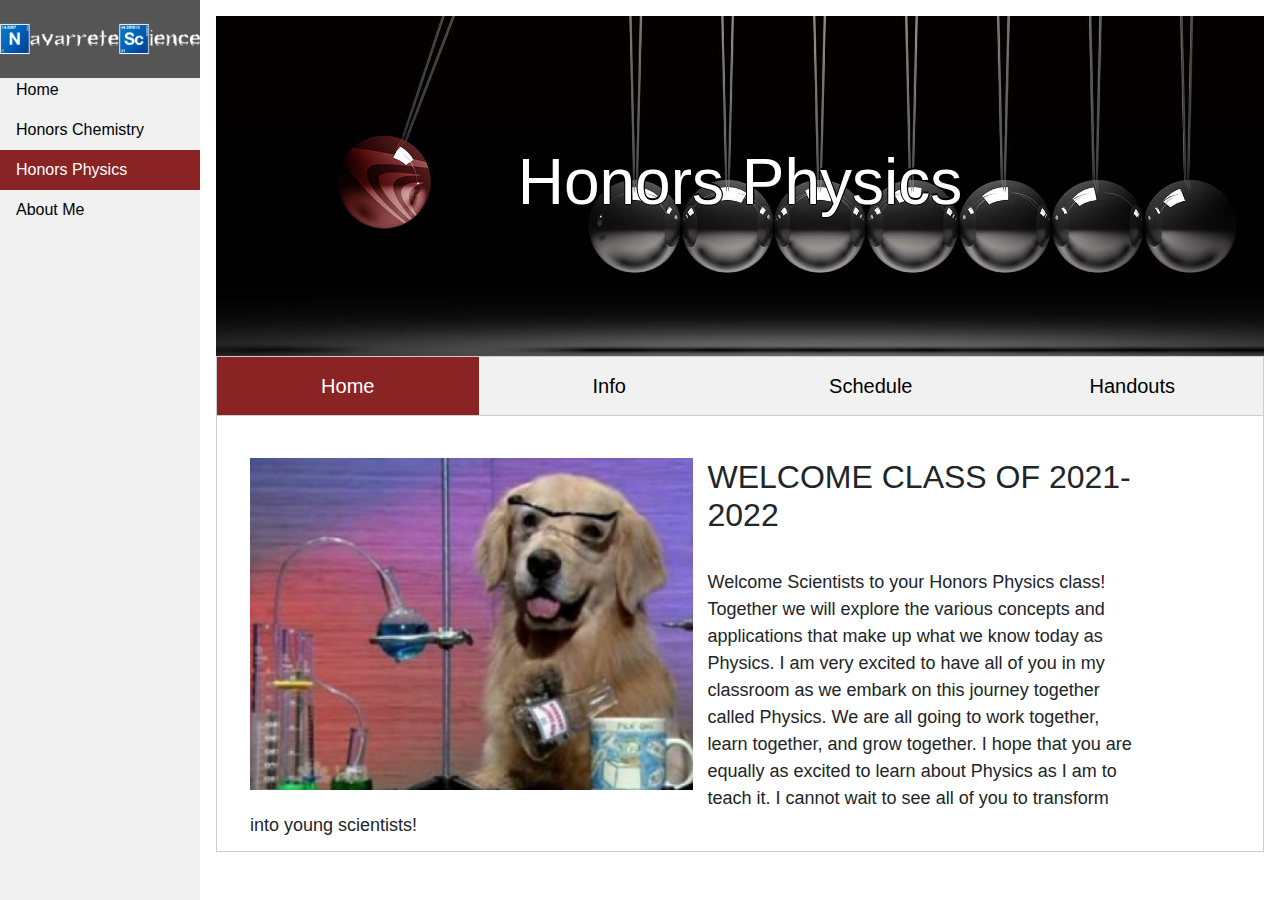
<file: physindex.html>
<!DOCTYPE html>
<html lang="en" dir="ltr">
<head>
  <meta charset="utf-8" name="viewport" content="width=device-width">

    <link rel="stylesheet" href="https://maxcdn.bootstrapcdn.com/bootstrap/4.5.2/css/bootstrap.min.css">
    <link rel="stylesheet" type="text/css" href="physstyle.css">

    <script src="https://ajax.googleapis.com/ajax/libs/jquery/3.5.1/jquery.min.js"></script>
    <script src="https://cdnjs.cloudflare.com/ajax/libs/popper.js/1.16.0/umd/popper.min.js"></script>
    <script src="https://maxcdn.bootstrapcdn.com/bootstrap/4.5.2/js/bootstrap.min.js"></script>
  </head>
  <body>
    <ul class="sidenav">
      <a href="index">
				<img src="images/f7b4c80ef776345d8f807783833caaf0.jpg" alt="image1">
			</a>
      <li><a href="index">Home</a></li>
      <li><a  href="chemindex">Honors Chemistry</a></li>
      <li><a class="active" href="#">Honors Physics</a></li>
      <li><a href="Aboutme">About Me</a></li>
    </ul>
    <div class="content">
      <div class="hero-image-phys">
        <div class="hero-text-physics">
          <h1 style="font-size:5vw;">Honors Physics</h1>
        </div>
      </div>
      <div class="centernav">
        <button class="tablinks" onclick="openCity(event, 'Home')" id="defaultOpen">Home</button>
        <button class="tablinks" onclick="openCity(event, 'Info')">Info</button>
        <button class="tablinks" onclick="openCity(event, 'Schedule')">Schedule</button>
        <button class="tablinks" onclick="openCity(event, 'Handouts')">Handouts</button>
      </div>

      <div id="Home" class="tabcontent active2">
        <div class = "container">
          <br>
          <div class="intro">
              <img src="images/dog.jpg">
              <h2>WELCOME CLASS OF 2021-2022</h2>
              <br>
              <p>Welcome Scientists to your Honors Physics class! Together we will explore the various concepts and applications that make up what we know today as Physics. I am very excited to have all of you in my classroom as we embark on this journey together called Physics. We are all going to work together, learn together, and grow together. I hope that you are equally as excited to learn about Physics as I am to teach it. I cannot wait to see all of you to transform into young scientists!</p>
            </div>

            <!--
            <br>
            <h2 style="text-align: center;">SCIENTISTS OF THE MONTH</h2>
            <p style="text-align: center; font-size: 18px;">Even through these difficult times of distance learning, these scientists have demonstrated diligence, leadership, tenacity in our digital classroom, serving as model students in our digital classroom.</p>

        <div class="psom">
            <div class="psompictures">
         <div class="studentpictures">
           <img src="images/psom1.jpg" style="width:100%">
           <h3>Omina Khan</h3>
           <p>Period 4 Honors Physics</p>
         </div>
       </div>
         <div class="psompictures">
           <div class="studentpictures">
             <img src="images/psom2.jpg" style="width:100%">
             <h3>Priscilla Corona</h3>
             <p>Period 5 Honors Physics</p>
           </div>
         </div>
         </div>
       -->

       <!--
         <div class="outro">
           <h2>ANNOUNCEMENTS:</h2>
           <h2> WEEK 22</h2>
             <img src="images/dino.jpg">
             <p>Hello Scientists,<br><br>Congratulations! You have made it and survived a whole school year online! This journey has been no easy feat but it has definitely been a learning experience. I just wanted to take this opportunity to congratulate all of you more making it this far and for continuing to grow. Take a much needed break. It is well deserved
              <br><br>For this week, I will be finalizing grades so that if there are any mistakes, they can fixed and sorted promptly. Remember, there is one of me and over 200 of all of you. A mistake is bound to happen. If there are any questions on grades or if you see any mistakes, please let me know as soon as possible to ensure those mistakes get sorted promptly.
              <br><br>See you all soon!</p>
          </div>
          -->
        </div>
      </div>

      <div id="Info" class="tabcontent">
        <div class="container">
          <br>
          <p style="font-size:18px">During these troubling times, distance learning has become our reality for now. Being unable to meet each student in the classroom means that there are various factors that one cannot account for in the lives of students that will affect the bond between teacher, student and guardians. While we are all safer from the virus at home, I understand that distance learning may not be the optimal conditions for learning for many students. It is for this reason that I promise to communicate with both students and guardians as much as possible to ensure the success of each student. In return, I ask the same amount of effort from both students and parents. Although students have been given the responsibility of self-management, with grace and understanding, we will all get through this school year together. Thank you for dedication of your child's education.</p>
          <br>

          <ul class="listH">
            <h2>MATERIALS</h2>
            <h2>COURSE POLICIES</h2>
          </ul>
          <ul class="list">
            <li class="col1">Chemistry Binder</li>
            <li class="col1">Pencils/Pens</li>
            <li class="col1">Colored Pencils</li>
            <li class="col1">Ruler</li>
            <li class="col1">Highlighers</li>
            <li class="col1">Glue Sticks</li>

            <li class="col2">Arrive to class on time</li>
            <li class="col2">Come to class ready to learn and with an open mind</li>
            <li class="col2">Respect the speaker, whether it is myself or a classmate</li>
            <li class="col2">Trust yourself to make mistakes</li>
            <li class="col2">If things don't make sense, ask or seek help</li>
          </ul>
          <br>
          <button class="physmenu">MESSAGE FOR PARENTS/GUARDIANS </button>
          <div class="panel">
            <br>
            <p>School today is going to be very different from how it was in the past, therefore it is important that you also keep track of what your child is doing in class to help keep them focused.<br><br>
            Some recommendations are:
            <li>Follow the website to know what your child is doing. This website was made for parents just as much as it was for students. Have your child help you navigate it</li>
            <li>Provide a time and space for your student to do work.</li>
            <li>Please do not wait until the end of the semester to see how your child is doing. Check in with your child at least every two weeks to see how they are doing in the class.</li>
            <li>You are welcome to contact me by email, phone or office hours. Please allow 24 hours for a response. If you have not heard from me in 24 hours, follow up emails are always appreciated.</li>
          </p>
          </div>
          <br>
          <button class="physmenu">MESSAGE FOR STUDENTS</button>
          <div class="panel">
            <br>
            <p>No one expects you to understand material you have never seen before on your first try. We are going to learn together, make mistakes together, and grow together. What I expect from everyone is dedication. If you need extra help, you can rewatch the lecture videos, create study groups with your peers or attend office hours. Remember that I am here to help you and will do everything that I can to provide plenty of opportunities to check for understanding and correct any misconceptions.</p>
          </div>
          <br>
          <h1 style="text-align: center;">GRADING</h1>
          <img src="images/chemGrades.png" style="width:100%">
          <p>Note: Assignments, such as quizzes/labs/exams, will have more weight and be worth more than one assignment</p>
          <br>
          <button class="physmenu">STUDENT RESPONSIBILITY</button>
          <div class="panel">
            <br>
            <p>All tests are worth 100 points. The final is worth 150 points. Homework will be assigned daily and will be collected at the beginning of the class. Late homework will not be tolerated for any reason. There will be no make up work except for excused absences.</p>
          </div>
          <br>
          <button class="physmenu">CHEATING</button>
          <div class="panel">
            <br>
            <p>Cheating of any type will not be tolerated. If you are caught or suspected of cheating on a homework, lab or test you will be subjected to the schools cheating policy to the fullest extent. The burden of proof does not lie with the instructor</p>
          </div>
          <br>
          <button class="physmenu">EXTRA CREDIT</button>
          <div class="panel">
            <br>
            <p>There is no extra credit given. It is the student’s responsibility to correct any assignments.</p>
          </div>
          <br>
          <button class="physmenu">OFFICE HOURS</button>
          <div class="panel">
            <br>
            <p>Office hours is time meant for students to ask questions, tutor students, or simply talk to parents and students. I encourage everyone to attend office hours. Office hours can be done through zoom, Schoology or email. </p>
          </div>
          <br>
          <h1 style="text-align: center;">PRINTABLE DOCUMENTS</h1>
          <a href="https://drive.google.com/file/d/1jhV4RaYm2cAnbio7f2WyZlmkg05IRU5Q/view">
          <img src="images/0003.jpg" style="width:510px; height:600px;" frameborder="0"></img>
        </a>
        <a href="https://drive.google.com/file/d/1PyjODHEEAt9lFLcygJ-EO8ABRVPrqjzD/view">
        <img src="images/0002.jpg" style="width:510px; height:600px;" frameborder="0"></img>
          </a>
          <ul class="list2">
            <h2>PHYSICS SYLLABUS</h2>
            <h2>LAB SAFETY CONTRACTS</h2>
          </ul>
          <ul class="list2">
            <p>Click on the image to view the full document</p>
            <p>Click on the image to view the full document</p>
          </ul>
          <!--
          <h1 style="text-align:center;">ACKNOWLEDGMENT OF RECEIPT</h1>
          <p>Complete the following google form to acknowledge that both student and guardian have reviewed the following information.</p>
          <iframe src="https://docs.google.com/forms/d/e/1FAIpQLSfxxkTBdwHpNUlImAfzjPYxydC0WGSpywEui0LPCpD_9f7XKg/viewform" width="900" height="488" style="align:center;"></iframe>
        -->
            </div>
            <br><br><br>
      </div>

      <div id="Schedule" class="tabcontent">
        <div class="container">
          <br>

          <h2>Course Outline</h2>
          <p>The purpose of this class is to examine the concepts and ideas of chemistry. It requires the use of many mathematical techniques and applications of technology as they relate to laboratory skills and data acquisition. Many current research areas will be emphasized to provide a background necessary for student research. The major difference between this class and the regular chemistry course is the level of research that is expected of students and the mathematical detail that is used in the course.</p>

          <br>
          <div class="container">
            <h4>Check the progress of our current unit so far:</h4>
            <ul class="list-group">
              <li class="list-group-item ">Unit 1: Metrics
                <div class="container">
                 <div class="progress">
                    <div class="progress-bar progress-bar-striped bg- progress-bar-animated" role="progressbar" aria-valuenow="40" aria-valuemin="0" aria-valuemax="100" style="width: 2%">
                    0%
                    </div>
                 </div>
                </div>
              </li>
              <!--
              <li class="list-group-item">Unit 7: Bonding and Lewis Structures <div class="container">
                 <div class="progress">
                    <div class="progress-bar progress-bar-striped bg-success progress-bar-animated" role="progressbar" aria-valuenow="40" aria-valuemin="0" aria-valuemax="100" style="width: 100%">
                    100%
                    </div>
                 </div>
                </div>
              </li>
              <li class="list-group-item">Unit 8: Gases<div class="container">
                 <div class="progress">
                    <div class="progress-bar progress-bar-striped bg-success progress-bar-animated" role="progressbar" aria-valuenow="40" aria-valuemin="0" aria-valuemax="100" style="width: 100%">
                    100%
                    </div>
                 </div>
                </div>
              </li>
              <li class="list-group-item">Unit 9: Kinetics<div class="container">
                 <div class="progress">
                    <div class="progress-bar progress-bar-striped bg-success progress-bar-animated" role="progressbar" aria-valuenow="40" aria-valuemin="0" aria-valuemax="100" style="width: 100%">
                    100%
                    </div>
                 </div>
                </div>
              </li>
              <li class="list-group-item">Unit 10: Equilibrium<div class="container">
                 <div class="progress">
                    <div class="progress-bar progress-bar-striped bg-success progress-bar-animated" role="progressbar" aria-valuenow="40" aria-valuemin="0" aria-valuemax="100" style="width: 100%">
                    100%
                    </div>
                 </div>
                </div>
              </li>
              <li class="list-group-item">Unit 11: Acids and Bases<div class="container">
                 <div class="progress">
                    <div class="progress-bar progress-bar-striped bg-success progress-bar-animated" role="progressbar" aria-valuenow="40" aria-valuemin="0" aria-valuemax="100" style="width: 100%">
                    100%
                    </div>
                 </div>
                </div>
              </li>
              -->
            </ul>
          </div>

          <br>

          <div class="container">
            <h2>Below is the schedule we will follow for the course</h2>
            <p><strong>Note:</strong> This is the schedule that will aim to follow. Stuff happens and some things may change, but we will do our best to stick to this schedule</p>

            <br>
             <ul class="nav nav-tabs nav-justified" role="tablist">
              <!--
              <li class="nav-item">
                <a class="nav-link" data-toggle="tab" href="#home">Spring</a>
              </li>
              -->
              <li class = "nav-item">
                <a class="nav-link active" data-toggle="tab" href="#menu1">Fall</a>
              </li>
              <li class="nav-item">
                <a class="nav-link disabled" data-toggle="tab" href="#home">Spring</a>
              </li>
            </ul>

            <div class="tab-content">
              <div id="home" class="container tab-pane fade"><br>
                <!--
                <h3>Spring Schedule</h3>
                  <div id="accordion">

                    <div class="card">
                      <div class="card-header">
                          <a class="card-link" data-toggle="collapse" href="#collapse19">Week 1: January 11,2021
                          </a>
                      </div>
                      <div id="collapse19" class="collapse" data-parent = "#accordion">
                        <div class="card-body">
                          <table class="table table-striped">
                            <thead>
                              <tr>
                                <th>Weekday</th>
                                <th>Date</th>
                                <th>Class Topic</th>
                                <th>Homework</th>
                              </tr>
                            </thead>
                            <tbody>
                              <tr>
                                 <td><strong>Monday</strong></td>
                                <td><strong>1/11</strong></td>
                                <td>Pupil Free Day</td>
                                <td>See you Soon</td>
                              </tr>
                              <tr>
                                <td><strong>Tuesday</strong></td>
                                <td><strong>1/12</strong></td>
                                <td>Welcome Back!</td>
                                <td>Complete the Class Review Form on Schoology</td>
                              </tr>
                              <tr>
                                <td><strong>Wednesday</strong></td>
                                <td><strong>1/13</strong></td>
                                <td>Welcome Back!</td>
                                <td>Complete the Class Review Form on Schoology</td>
                              </tr>
                              <tr>
                                <td><strong>Thursday</strong></td>
                                <td><strong>1/14</strong></td>
                                <td>Building an Atom</td>
                                <td>If you have not finished, complete the  <a href="https://drive.google.com/file/d/1dSxDqQ_AZKIP5bJNoXlqQ5TeG1Yc9tMM/view?usp=sharing" target="_blank">Building an Atom</a> Handout</td>
                              </tr>
                              <tr>
                                <td><strong>Friday</strong></td>
                                <td><strong>1/15</strong></td>
                                <td>Building an Atom</td>
                                <td>If you have not finished, complete the  <a href="https://drive.google.com/file/d/1dSxDqQ_AZKIP5bJNoXlqQ5TeG1Yc9tMM/view?usp=sharing" target="_blank">Building an Atom</a> Handout</td>
                              </tr>
                            </tbody>
                          </table>
                        </div>
                      </div>
                    </div>
                    <div class="card">
                      <div class="card-header">
                          <a class="collapsed card-link" data-toggle="collapse" href="#collapse20">Week 2: January 18,2021</a>
                      </div>
                      <div id="collapse20" class="collapse" data-parent="#accordion">
                        <div class="card-body">
                          <table class="table table-striped">
                            <thead>
                              <tr>
                                <th>Weekday</th>
                                <th>Date</th>
                                <th>Class Topic</th>
                                <th>Homework</th>
                              </tr>
                            </thead>
                            <tbody>
                              <tr>
                                 <td><strong>Monday</strong></td>
                                <td><strong>1/18</strong></td>
                                <td>Martin Luther King Jr Day</td>
                                <td> </td>
                              </tr>
                              <tr>
                                <td><strong>Tuesday</strong></td>
                                <td><strong>1/19</strong></td>
                                <td>Origins of the Periodic Table</td>
                                <td>Complete the <a href="https://drive.google.com/file/d/1p0shvy-M4ZCGBxisQu1UwyuV8QP5Lt8T/view?usp=sharing" target="_blank">Periodicity #1: Part 1</a> Handout</td>
                              </tr>
                              <tr>
                                <td><strong>Wednesday</strong></td>
                                <td><strong>1/20</strong></td>
                                <td>Origins of the Periodic Table</td>
                                <td>Complete the <a href="https://drive.google.com/file/d/1p0shvy-M4ZCGBxisQu1UwyuV8QP5Lt8T/view?usp=sharing" target="_blank">Periodicity #1: Part 1</a> Handout</td>
                              </tr>
                              <tr>
                                <td><strong>Thursday</strong></td>
                                <td><strong>1/21</strong></td>
                                <td>Periodic Trends</td>
                                <td>Complete the <a href="https://drive.google.com/file/d/12QcIdfzJB1PKfByuyOC6wCEngwfKZEOH/view?usp=sharing" target="_blank">Periodicity #1: Part 2</a> Handout</td>
                              </tr>
                              <tr>
                                <td><strong>Friday</strong></td>
                                <td><strong>1/22</strong></td>
                                <td>Periodic Trends</td>
                                <td>Complete the <a href="https://drive.google.com/file/d/12QcIdfzJB1PKfByuyOC6wCEngwfKZEOH/view?usp=sharing" target="_blank">Periodicity #1: Part 2</a> Handout</td>
                              </tr>
                            </tbody>
                          </table>
                        </div>
                      </div>
                    </div>
                    <div class="card">
                      <div class="card-header">
                          <a class="card-link" data-toggle="collapse" href="#collapse21">Week 3: January 25,2021</a>
                      </div>
                      <div id="collapse21" class="collapse" data-parent="#accordion">
                        <div class="card-body">
                          <table class="table table-striped">
                            <thead>
                              <tr>
                                <th>Weekday</th>
                                <th>Date</th>
                                <th>Class Topic</th>
                                <th>Homework</th>
                              </tr>
                            </thead>
                            <tbody>
                              <tr>
                                <td><strong>Monday</strong></td>
                                <td><strong>1/25</strong></td>
                                <td>Office Hours Per. 1 &amp; 3</td>
                                <td></td>
                              </tr>
                              <tr>
                                <td><strong>Tuesday</strong></td>
                                <td><strong>1/26</strong></td>
                                <td>Periodic Families</td>
                                <td>Complete the <a href="https://drive.google.com/file/d/1OQMWAQIcY-rd42-moE-xL0ZmHmHX0-yd/view?usp=sharing" target="_blank">Periodic Table Families</a> Handout</td>
                              </tr>
                              <tr>
                                <td><strong>Wednesday</strong></td>
                                <td><strong>1/27</strong></td>
                                <td>Periodic Families</td>
                                <td>Complete the <a href="https://drive.google.com/file/d/1OQMWAQIcY-rd42-moE-xL0ZmHmHX0-yd/view?usp=sharing" target="_blank">Periodic Table Families</a> Handout</td>
                              </tr>
                              <tr>
                                <td><strong>Thursday</strong></td>
                                <td><strong>1/28</strong></td>
                                <td>More Periodic Trends</td>
                                <td>Complete the <a href="https://drive.google.com/file/d/1EEPwMVp2nEE8VvIjO49N4FmAzFaP3QXr/view?usp=sharing" target="_blank">Periodicity #2</a> Handout</td>
                              </tr>
                              <tr>
                                <td><strong>Friday</strong></td>
                                <td><strong>1/29</strong></td>
                                <td>More Periodic Trends</td>
                                <td>Complete the <a href="https://drive.google.com/file/d/1EEPwMVp2nEE8VvIjO49N4FmAzFaP3QXr/view?usp=sharing" target="_blank">Periodicity #2</a> Handout</td>
                              </tr>
                            </tbody>
                          </table>
                        </div>
                      </div>
                    </div>
                    <div class="card">
                      <div class="card-header">
                          <a class="card-link" data-toggle="collapse" href="#collapse22">Week 4: February 1,2021</a></h4>
                      </div>
                      <div id="collapse22" class="collapse" data-parent="#accordion">
                        <div class="card-body">
                          <table class="table table-striped">
                            <thead>
                              <tr>
                                <th>Weekday</th>
                                <th>Date</th>
                                <th>Class Topic</th>
                                <th>Homework</th>
                              </tr>
                            </thead>
                            <tbody>
                              <tr>
                                <td><strong>Monday</strong></td>
                                <td><strong>2/1</strong></td>
                                <td>Office Hours Per. 2</td>
                                <td> </td>
                              </tr>
                              <tr>
                                <td><strong>Tuesday</strong></td>
                                <td><strong>2/2</strong></td>
                                <td><s>Unit 6 Review</s> Electron Configuration</td>
                                <td><s>Review and Complete the <a href="https://lms.lausd.net" target="_blank">Unit 6: Periodic Table Test</a></s> Complete the <a href="https://lms.lausd.net" target="_blank">Unit 6: Periodic Table Review </a>on Schoology</td>
                              </tr>
                              <tr>
                                <td><strong>Wednesday</strong></td>
                                <td><strong>2/3</strong></td>
                                <td><s>Unit 6 Review</s> Electron Configuration</td>
                                <td><s>Review and Complete the <a href="https://lms.lausd.net" target="_blank">Unit 6: Periodic Table Test</a></s> Complete the <a href="https://lms.lausd.net" target="_blank">Unit 6: Periodic Table Review </a>on Schoology</td>
                              </tr>
                              <tr>
                                <td><strong>Thursday</strong></td>
                                <td><strong>2/4</strong></td>
                                <td><s>Bonding</s> Unit 6 Review</td>
                                <td><s>Complete the <a href="https://drive.google.com/file/d/1t640ePE5I8_uFccqf7LvYIZmBzC4nAzU/view?usp=sharing" target="_blank">Bonding Homework</a> Handout</s> Complete the <a href="https://lms.lausd.net" target="_blank">Unit 6: Periodic Table Test</a> on Schoology</td>
                              </tr>
                              <tr>
                                <td><strong>Friday</strong></td>
                                <td><strong>2/5</strong></td>
                                <td><s>Bonding</s> Unit 6 Review</td>
                                <td><s>Complete the <a href="https://drive.google.com/file/d/1t640ePE5I8_uFccqf7LvYIZmBzC4nAzU/view?usp=sharing" target="_blank">Bonding Homework</a> Handout</s> Complete the <a href="https://lms.lausd.net" target="_blank">Unit 6: Periodic Table Test</a> on Schoology</td>
                              </tr>
                            </tbody>
                          </table>
                        </div>
                      </div>
                    </div>
                    <div class="card">
                      <div class="card-header">
                          <a class="card-link" data-toggle="collapse" href="#collapse23">Week 5: February 8,2021</a></h4>
                      </div>
                      <div id="collapse23" class="collapse" data-parent="#accordion">
                        <div class="card-body">
                          <table class="table table-striped">
                            <thead>
                              <tr>
                                <th>Weekday</th>
                                <th>Date</th>
                                <th>Class Topic</th>
                                <th>Homework</th>
                              </tr>
                            </thead>
                            <tbody>
                              <tr>
                                <td><strong>Monday</strong></td>
                                <td><strong>2/8</strong></td>
                                <td>Office Hours Per. 1 &amp; 3 </td>
                                <td>Download Unit 7 notes from <a href="https://lms.lausd.net" target="_blank">Schoology</a></td>
                              </tr>
                              <tr>
                                <td><strong>Tuesday</strong></td>
                                <td><strong>2/9</strong></td>
                                <td>Bonding</td>
                                <td>Complete the <a href="https://drive.google.com/file/d/1t640ePE5I8_uFccqf7LvYIZmBzC4nAzU/view?usp=sharing" target="_blank">Bonding Homework</a> Handout</td>
                              </tr>
                              <tr>
                                <td><strong>Wednesday</strong></td>
                                <td><strong>2/10</strong></td>
                                <td>Bonding</td>
                                <td>Complete the <a href="https://drive.google.com/file/d/1t640ePE5I8_uFccqf7LvYIZmBzC4nAzU/view?usp=sharing" target="_blank">Bonding Homework</a> Handout</td>
                              </tr>
                              <tr>
                                <td><strong>Thursday</strong></td>
                                <td><strong>2/11</strong></td>
                                <td>Lewis Dot Structures</td>
                                <td>Complete the <a href="https://drive.google.com/file/d/1oOQeNFGE8W5rfh9ifdlTnx5-DqjoeOhX/view?usp=sharing" target="_blank">Lewis Dots #1</a> Handout</td>
                              </tr>
                              <tr>
                                <td><strong>Friday</strong></td>
                                <td><strong>2/12</strong></td>
                                <td>Lewis Dot Structures</td>
                                <td>Complete the <a href="https://drive.google.com/file/d/1oOQeNFGE8W5rfh9ifdlTnx5-DqjoeOhX/view?usp=sharing" target="_blank">Lewis Dots #1</a> Handout</td>
                              </tr>
                            </tbody>
                          </table>
                        </div>
                      </div>
                    </div>
                    <div class="card">
                      <div class="card-header">
                          <a class="card-link" data-toggle="collapse" href="#collapse24">Week 6: February 15,2021</a></h4>
                      </div>
                      <div id="collapse24" class="collapse" data-parent="#accordion">
                        <div class="card-body">
                          <table class="table table-striped">
                            <thead>
                              <tr>
                                <th>Weekday</th>
                                <th>Date</th>
                                <th>Class Topic</th>
                                <th>Homework</th>
                              </tr>
                            </thead>
                            <tbody>
                              <tr>
                                <td><strong>Monday</strong></td>
                                <td><strong>2/15</strong></td>
                                <td>Holiday</td>
                                <td> </td>
                              </tr>
                              <tr>
                                <td><strong>Tuesday</strong></td>
                                <td><strong>2/16</strong></td>
                                <td>VSEPR Models</td>
                                <td>Complete the <a href="https://drive.google.com/file/d/1bphehUaj6zMMK8jQPg3CtCAtZLaKV9cv/view?usp=sharing" target="_blank">Lewis Dots #2</a> Handout</td>
                              </tr>
                              <tr>
                                <td><strong>Wednesday</strong></td>
                                <td><strong>2/17</strong></td>
                                <td>VSEPR Models</td>
                                <td>Complete the <a href="https://drive.google.com/file/d/1bphehUaj6zMMK8jQPg3CtCAtZLaKV9cv/view?usp=sharing" target="_blank">Lewis Dots #2</a> Handout</td>
                              </tr>
                              <tr>
                                <td><strong>Thursday</strong></td>
                                <td><strong>2/18</strong></td>
                                <td>Dipole Moments</td>
                                <td>Complete the <a href="https://drive.google.com/file/d/1kz-wq_AmYC7-1SbhjQkxaVrKuYKEt2FF/view?usp=sharing" target="_blank">Lewis Dots #2</a> Handout</td>
                              </tr>
                              <tr>
                                <td><strong>Friday</strong></td>
                                <td><strong>2/19</strong></td>
                                <td>Dipole Moments</td>
                                <td>Complete the <a href="https://drive.google.com/file/d/1kz-wq_AmYC7-1SbhjQkxaVrKuYKEt2FF/view?usp=sharing" target="_blank">Lewis Dots #2</a> Handout</td>
                              </tr>
                            </tbody>
                          </table>
                        </div>
                      </div>
                    </div>
                    <div class="card">
                      <div class="card-header">
                          <a class="card-link" data-toggle="collapse" href="#collapse25">Week 7: February 22,2021</a></h4>
                      </div>
                      <div id="collapse25" class="collapse" data-parent="#accordion">
                        <div class="card-body">
                          <table class="table table-striped">
                            <thead>
                              <tr>
                                <th>Weekday</th>
                                <th>Date</th>
                                <th>Class Topic</th>
                                <th>Homework</th>
                              </tr>
                            </thead>
                            <tbody>
                              <tr>
                                <td><strong>Monday</strong></td>
                                <td><strong>2/22</strong></td>
                                <td>Office Hours Per. 1 &amp; 3</td>
                                <td> </td>
                              </tr>
                              <tr>
                                <td><strong>Tuesday</strong></td>
                                <td><strong>2/23</strong></td>
                                <td>Intermolecular Forces</td>
                                <td>Complete the <a href="https://drive.google.com/file/d/1wu6J0SnVWHTCNizM0UO2cTwoNBnUUI-M/view?usp=sharing" target="_blank">IMF Questions</a> Handout and the Unit 7 Review</td>
                              </tr>
                              <tr>
                                <td><strong>Wednesday</strong></td>
                                <td><strong>2/24</strong></td>
                                <td>Intermolecular Forces</td>
                                <td>Complete the <a href="https://drive.google.com/file/d/1wu6J0SnVWHTCNizM0UO2cTwoNBnUUI-M/view?usp=sharing" target="_blank">IMF Questions</a> Handout and the Unit 7 Review</td>
                              </tr>
                              <tr>
                                <td><strong>Thursday</strong></td>
                                <td><strong>2/25</strong></td>
                                <td>Unit 7 Review</td>
                                <td>Complete the Unit 7 Review</td>
                              </tr>
                              <tr>
                                <td><strong>Friday</strong></td>
                                <td><strong>2/26</strong></td>
                                <td>Unit 7 Review</td>
                                <td>Take the Unit 7 test on <a href="https://lms.lausd.net" target="_blank">Schoology</a></td>
                              </tr>
                            </tbody>
                          </table>
                        </div>
                      </div>
                    </div>
                    <div class="card">
                      <div class="card-header">
                          <a class="card-link" data-toggle="collapse" href="#collapse26">Week 8: March 1,2021</a></h4>
                      </div>
                      <div id="collapse26" class="collapse" data-parent="#accordion">
                        <div class="card-body">
                          <table class="table table-striped">
                            <thead>
                              <tr>
                                <th>Weekday</th>
                                <th>Date</th>
                                <th>Class Topic</th>
                                <th>Homework</th>
                              </tr>
                            </thead>
                            <tbody>
                              <tr>
                                <td><strong>Monday</strong></td>
                                <td><strong>3/1</strong></td>
                                <td>Office Hours Per. 2</td>
                                <td> </td>
                              </tr>
                              <tr>
                                <td><strong>Tuesday</strong></td>
                                <td><strong>3/2</strong></td>
                                <td>Gases</td>
                                <td>Complete the <a href="https://drive.google.com/file/d/1iesL8sdM2VhlbdJrBTju2CPicTHKLo17/view?usp=sharing" target="_blank">Boyle's Law</a> Handout</td>
                              </tr>
                              <tr>
                                <td><strong>Wednesday</strong></td>
                                <td><strong>3/3</strong></td>
                                <td>Gases</td>
                                <td>Complete the <a href="https://drive.google.com/file/d/1iesL8sdM2VhlbdJrBTju2CPicTHKLo17/view?usp=sharing" target="_blank">Boyle's Law</a> Handout</td>
                              </tr>
                              <tr>
                                <td><strong>Thursday</strong></td>
                                <td><strong>3/4</strong></td>
                                <td>More Gases</td>
                                <td>Complete the <a href="https://drive.google.com/file/d/1aVKwyO55DDZmrp4N6N2pYvO_ltlqSfV9/view?usp=sharing" target="_blank">Charles' Law</a> Handout</td>
                              </tr>
                              <tr>
                                <td><strong>Friday</strong></td>
                                <td><strong>3/5</strong></td>
                                <td>More Gases</td>
                                <td>Complete the <a href="https://drive.google.com/file/d/1aVKwyO55DDZmrp4N6N2pYvO_ltlqSfV9/view?usp=sharing" target="_blank">Charles' Law</a> Handout</td>
                              </tr>
                            </tbody>
                          </table>
                        </div>
                      </div>
                    </div>
                    <div class="card">
                      <div class="card-header">
                          <a class="card-link" data-toggle="collapse" href="#collapse27">Week 9: March 8,2021</a></h4>
                      </div>
                      <div id="collapse27" class="collapse" data-parent="#accordion">
                        <div class="card-body">
                          <table class="table table-striped">
                            <thead>
                              <tr>
                                <th>Weekday</th>
                                <th>Date</th>
                                <th>Class Topic</th>
                                <th>Homework</th>
                              </tr>
                            </thead>
                            <tbody>
                              <tr>
                                <td><strong>Monday</strong></td>
                                <td><strong>3/8</strong></td>
                                <td>Office Hours Per. 1 &amp; 3</td>
                                <td> </td>
                              </tr>
                              <tr>
                                <td><strong>Tuesday</strong></td>
                                <td><strong>3/9</strong></td>
                                <td>Gases and Math</td>
                                <td>Complete the <a href="https://drive.google.com/file/d/1xDm9qiM1irW5djSmqi7L2Hvx6wUK7oHs/view?usp=sharing" target="_blank">Combined Gas Laws</a> Handout</td>
                              </tr>
                              <tr>
                                <td><strong>Wednesday</strong></td>
                                <td><strong>3/10</strong></td>
                                <td>Gases and Math</td>
                                <td>Complete the <a href="https://drive.google.com/file/d/1xDm9qiM1irW5djSmqi7L2Hvx6wUK7oHs/view?usp=sharing" target="_blank">Combined Gas Laws</a> Handout</td>
                              </tr>
                              <tr>
                                <td><strong>Thursday</strong></td>
                                <td><strong>3/11</strong></td>
                                <td>Ideal Gas Laws</td>
                                <td>Complete the <a href="https://drive.google.com/file/d/1EJWglqDp9JaijlsSS9XrBKX04K6YrYjQ/view?usp=sharing" target="_blank">Ideal Gas Law</a> Handout</td>
                              </tr>
                              <tr>
                                <td><strong>Friday</strong></td>
                                <td><strong>3/12</strong></td>
                                <td>Ideal Gas Laws</td>
                                <td>Complete the <a href="https://drive.google.com/file/d/1EJWglqDp9JaijlsSS9XrBKX04K6YrYjQ/view?usp=sharing" target="_blank">Ideal Gas Law</a> Handout</td>
                              </tr>
                            </tbody>
                          </table>
                        </div>
                      </div>
                    </div>
                    <div class="card">
                      <div class="card-header">
                          <a class="card-link" data-toggle="collapse" href="#collapse28">Week 10: March 15,2021</a></h4>
                      </div>
                      <div id="collapse28" class="collapse" data-parent="#accordion">
                        <div class="card-body">
                          <table class="table table-striped">
                            <thead>
                              <tr>
                                <th>Weekday</th>
                                <th>Date</th>
                                <th>Class Topic</th>
                                <th>Homework</th>
                              </tr>
                            </thead>
                            <tbody>
                              <tr>
                                <td><strong>Monday</strong></td>
                                <td><strong>3/15</strong></td>
                                <td>Office Hours Per. 2</td>
                                <td> </td>
                              </tr>
                              <tr>
                                <td><strong>Tuesday</strong></td>
                                <td><strong>3/16</strong></td>
                                <td>Kinetic Molecular Theory</td>
                                <td>Complete the <a href="https://drive.google.com/file/d/1JjJ0_9xSDHvzapn3xKgU8t2_qmFBtmeL/view?usp=sharing" target="_blank">Kinetic Molecular Theory</a> Handout</td>
                              </tr>
                              <tr>
                                <td><strong>Wednesday</strong></td>
                                <td><strong>3/17</strong></td>
                                <td>Kinetic Molecular Theory</td>
                                <td>Complete the <a href="https://drive.google.com/file/d/1JjJ0_9xSDHvzapn3xKgU8t2_qmFBtmeL/view?usp=sharing" target="_blank">Kinetic Molecular Theory</a> Handout</td>
                              </tr>
                              <tr>
                                <td><strong>Thursday</strong></td>
                                <td><strong>3/18</strong></td>
                                <td>Stoichiometry...but with Gases</td>
                                <td>Complete the <a href="https://drive.google.com/file/d/1PBZTt-XXB95gnwlwDuJWXQ6yZKuAAxOl/view?usp=sharing" target="_blank">Stoichiometry with Gases</a> Handout</td>
                              </tr>
                              <tr>
                                <td><strong>Friday</strong></td>
                                <td><strong>3/19</strong></td>
                                <td>Stoichiometry...but with Gases</td>
                                <td>Complete the <a href="https://drive.google.com/file/d/1PBZTt-XXB95gnwlwDuJWXQ6yZKuAAxOl/view?usp=sharing" target="_blank">Stoichiometry with Gases</a> Handout</td>
                              </tr>
                            </tbody>
                          </table>
                        </div>
                      </div>
                    </div>
                    <div class="card">
                      <div class="card-header">
                          <a class="card-link" data-toggle="collapse" href="#collapse29">Week 11: March 22,2021</a></h4>
                      </div>
                      <div id="collapse29" class="collapse" data-parent="#accordion">
                        <div class="card-body">
                          <table class="table table-striped">
                            <thead>
                              <tr>
                                <th>Weekday</th>
                                <th>Date</th>
                                <th>Class Topic</th>
                                <th>Homework</th>
                              </tr>
                            </thead>
                            <tbody>
                              <tr>
                                <td><strong>Monday</strong></td>
                                <td><strong>3/22</strong></td>
                                <td>Office Hours Per. 1 &amp; 3</td>
                                <td> </td>
                              </tr>
                              <tr>
                                <td><strong>Tuesday</strong></td>
                                <td><strong>3/23</strong></td>
                                <td>Stoichiometry...but with Gases</td>
                                <td>Complete the <a href="https://drive.google.com/file/d/1PBZTt-XXB95gnwlwDuJWXQ6yZKuAAxOl/view?usp=sharing" target="_blank">Stoichiometry with Gases</a> Handout and Unit 9: Gases Review</td>
                              </tr>
                              <tr>
                                <td><strong>Wednesday</strong></td>
                                <td><strong>3/24</strong></td>
                                <td>Stoichiometry...but with Gases</td>
                                <td>Complete the <a href="https://drive.google.com/file/d/1PBZTt-XXB95gnwlwDuJWXQ6yZKuAAxOl/view?usp=sharing" target="_blank">Stoichiometry with Gases</a> Handout and Unit 9: Gases Review</td>
                              </tr>
                              <tr>
                                <td><strong>Thursday</strong></td>
                                <td><strong>3/25</strong></td>
                                <td>Unit Review</td>
                                <td>Complete the Unit 9: Gases Review</td>
                              </tr>
                              <tr>
                                <td><strong>Friday</strong></td>
                                <td><strong>3/26</strong></td>
                                <td>Unit Review</td>
                                <td>Complete the Unit 9: Gases Test on Schoology</td>
                              </tr>
                            </tbody>
                          </table>
                        </div>
                      </div>
                    </div>
                    <div class="card">
                      <div class="card-header">
                          <a class="card-link" data-toggle="collapse" href="#collapse30">Week 12: March 29,2021</a></h4>
                      </div>
                      <div id="collapse30" class="collapse" data-parent="#accordion">
                        <div class="card-body">
                          <table class="table table-striped">
                            <thead>
                              <tr>
                                <th>Weekday</th>
                                <th>Date</th>
                                <th>Class Topic</th>
                                <th>Homework</th>
                              </tr>
                            </thead>
                            <tbody>
                              <tr>
                                <td><strong>Monday</strong></td>
                                <td><strong>3/29</strong></td>
                                <td>Spring Break</td>
                                <td>Complete the Unit 9: Gases Test on Schoology</td>
                              </tr>
                              <tr>
                                <td><strong>Tuesday</strong></td>
                                <td><strong>3/30</strong></td>
                                <td>Spring Break</td>
                                <td>Complete the Unit 9: Gases Test on Schoology</td>
                              </tr>
                              <tr>
                                <td><strong>Wednesday</strong></td>
                                <td><strong>3/31</strong></td>
                                <td>Spring Break</td>
                                <td>Complete the Unit 9: Gases Test on Schoology</td>
                              </tr>
                              <tr>
                                <td><strong>Thursday</strong></td>
                                <td><strong>4/1</strong></td>
                                <td>Spring Break</td>
                                <td>Complete the Unit 9: Gases Test on Schoology</td>
                              </tr>
                              <tr>
                                <td><strong>Friday</strong></td>
                                <td><strong>4/2</strong></td>
                                <td>Spring Break</td>
                                <td>Complete the Unit 9: Gases Test on Schoology</td>
                              </tr>
                            </tbody>
                          </table>
                        </div>
                      </div>
                    </div>
                    <div class="card">
                      <div class="card-header">
                          <a class="card-link" data-toggle="collapse" href="#collapse31">Week 13: April 5,2021</a></h4>
                      </div>
                      <div id="collapse31" class="collapse" data-parent="#accordion">
                        <div class="card-body">
                          <table class="table table-striped">
                            <thead>
                              <tr>
                                <th>Weekday</th>
                                <th>Date</th>
                                <th>Class Topic</th>
                                <th>Homework</th>
                              </tr>
                            </thead>
                            <tbody>
                              <tr>
                                <td><strong>Monday</strong></td>
                                <td><strong>4/5</strong></td>
                                <td>Office Hours Per. 1 &amp; 3 </td>
                                <td> </td>
                              </tr>
                              <tr>
                                <td><strong>Tuesday</strong></td>
                                <td><strong>4/6</strong></td>
                                <td>Intro to Chemical Kinetics</td>
                                <td>Complete the <a href="https://drive.google.com/file/d/1ORqZjW0NjZ8U9clcrBT8F8KdT1dNwtt0/view?usp=sharing" target="_blank">Kinetics #1</a> Handout</td>
                              </tr>
                              <tr>
                                <td><strong>Wednesday</strong></td>
                                <td><strong>4/7</strong></td>
                                <td>Intro to Chemical Kinetics</td>
                                <td>Complete the <a href="https://drive.google.com/file/d/1ORqZjW0NjZ8U9clcrBT8F8KdT1dNwtt0/view?usp=sharing" target="_blank">Kinetics #1</a> Handout</td>
                              </tr>
                              <tr>
                                <td><strong>Thursday</strong></td>
                                <td><strong>4/8</strong></td>
                                <td>Reaction Rates</td>
                                <td>Complete the <a href="https://drive.google.com/file/d/1Gkq-sjke8I7kY0KEQHnm7tkIstZitJIJ/view?usp=sharing" target="_blank">Kinetics #2</a> Handout</td>
                              </tr>
                              <tr>
                                <td><strong>Friday</strong></td>
                                <td><strong>4/9</strong></td>
                                <td>Reaction Rates</td>
                                <td>Complete the <a href="https://drive.google.com/file/d/1Gkq-sjke8I7kY0KEQHnm7tkIstZitJIJ/view?usp=sharing" target="_blank">Kinetics #2</a> Handout</td>
                              </tr>
                            </tbody>
                          </table>
                        </div>
                      </div>
                    </div>
                    <div class="card">
                      <div class="card-header">
                          <a class="card-link" data-toggle="collapse" href="#collapse32">Week 14: April 12,2021</a></h4>
                      </div>
                      <div id="collapse32" class="collapse" data-parent="#accordion">
                        <div class="card-body">
                          <table class="table table-striped">
                            <thead>
                              <tr>
                                <th>Weekday</th>
                                <th>Date</th>
                                <th>Class Topic</th>
                                <th>Homework</th>
                              </tr>
                            </thead>
                            <tbody>
                              <tr>
                                <td><strong>Monday</strong></td>
                                <td><strong>4/12</strong></td>
                                <td>Office Hours Per. 2</td>
                                <td> </td>
                              </tr>
                              <tr>
                                <td><strong>Tuesday</strong></td>
                                <td><strong>4/13</strong></td>
                                <td>Reaction Mechanism</td>
                                <td>Complete the <a href="https://drive.google.com/file/d/1nhvbRuMStzFfv2sWFItDEwGEZEYc4yP7/view?usp=sharing" target="_blank">Kinetics #4</a> Handout and Unit 9 Practice Test</td>
                              </tr>
                              <tr>
                                <td><strong>Wednesday</strong></td>
                                <td><strong>4/14</strong></td>
                                <td>Reaction Mechanism</td>
                                <td>Complete the <a href="https://drive.google.com/file/d/1nhvbRuMStzFfv2sWFItDEwGEZEYc4yP7/view?usp=sharing" target="_blank">Kinetics #4</a> Handout and Unit 9 Practice Test</td>
                              <tr>
                                <td><strong>Thursday</strong></td>
                                <td><strong>4/15</strong></td>
                                <td>Unit 9: Kinetics Review</td>
                                <td>Complete the Unit 9 Practice Test</td>
                              </tr>
                              <tr>
                                <td><strong>Friday</strong></td>
                                <td><strong>4/16</strong></td>
                                <td>Unit 9: Kinetics Review</td>
                                <td>Complete the Unit 9 Test</td>
                              </tr>
                            </tbody>
                          </table>
                        </div>
                      </div>
                    </div>
                    <div class="card">
                      <div class="card-header">
                          <a class="card-link" data-toggle="collapse" href="#collapse33">Week 15: April 19,2021</a></h4>
                      </div>
                      <div id="collapse33" class="collapse" data-parent="#accordion">
                        <div class="card-body">
                          <table class="table table-striped">
                            <thead>
                              <tr>
                                <th>Weekday</th>
                                <th>Date</th>
                                <th>Class Topic</th>
                                <th>Homework</th>
                              </tr>
                            </thead>
                            <tbody>
                              <tr>
                                <td><strong>Monday</strong></td>
                                <td><strong>4/19</strong></td>
                                <td>Office Hours Per. 1 &amp; 3</td>
                                <td> </td>
                              </tr>
                              <tr>
                                <td><strong>Tuesday</strong></td>
                                <td><strong>4/20</strong></td>
                                <td>Equilibrium (Schooly is down so watch the video recorded by Mr.Morgan <a href="https://www.youtube.com/watch?v=v8MXW6ijNOY" target="_blank">HERE</a>)</td>
                                <td>Complete the <a href="https://drive.google.com/file/d/1Xgt9eTAlxggAfNb7DNMRGGfLR7RUYdNt/view?usp=sharing" target="_blank">Le Chatelier's Principle #1 </a> Handout</td>
                              </tr>
                              <tr>
                                <td><strong>Wednesday</strong></td>
                                <td><strong>4/21</strong></td>
                                <td>Equilibrium</td>
                                <td>Complete the <a href="https://drive.google.com/file/d/1Xgt9eTAlxggAfNb7DNMRGGfLR7RUYdNt/view?usp=sharing" target="_blank">Le Chatelier's Principle #1 </a> Handout</td>
                              </tr>
                              <tr>
                                <td><strong>Thursday</strong></td>
                                <td><strong>4/22</strong></td>
                                <td>More Equilibrium</td>
                                <td>Complete the <a href="https://drive.google.com/file/d/1CEQOv2iqyFeCm4PEEvZJIaGZcXlpnkS5/view?usp=sharing" target="_blank">Le Chatelier's Principle #2 </a> Handout</td>
                              </tr>
                              <tr>
                                <td><strong>Friday</strong></td>
                                <td><strong>4/23</strong></td>
                                <td>More Equilibrium</td>
                                <td>Complete the <a href="https://drive.google.com/file/d/1CEQOv2iqyFeCm4PEEvZJIaGZcXlpnkS5/view?usp=sharing" target="_blank">Le Chatelier's Principle #2 </a> Handout</td>
                              </tr>
                            </tbody>
                          </table>
                        </div>
                      </div>
                    </div>
                    <div class="card">
                      <div class="card-header">
                          <a class="card-link" data-toggle="collapse" href="#collapse34">Week 16: April 26,2021</a></h4>
                      </div>
                      <div id="collapse34" class="collapse" data-parent="#accordion">
                        <div class="card-body">
                          <table class="table table-striped">
                            <thead>
                              <tr>
                                <th>Weekday</th>
                                <th>Date</th>
                                <th>Class Topic</th>
                                <th>Homework</th>
                              </tr>
                            </thead>
                            <tbody>
                               <td><strong>Monday</strong></td>
                                <td><strong>4/26</strong></td>
                                <td>Special Schedule</td>
                                <td>Make sure to check the Bravo Website for the new schedule</td>
                              </tr>
                              <tr>
                                <td><strong>Tuesday</strong></td>
                                <td><strong>4/27</strong></td>
                                <td>Equilibrium Constants</td>
                                <td>Complete the <a href="https://drive.google.com/file/d/1aRimUgmyxw89KIpjCwQ9kZKpMqi76MUH/view?usp=sharing" target="_blank">Equilibrium Constant #1</a> Handout</td>
                              </tr>
                              <tr>
                                <td><strong>Wednesday</strong></td>
                                <td><strong>4/28</strong></td>
                                <td>Equilibrium Constants</td>
                                <td>Complete the <a href="https://drive.google.com/file/d/1aRimUgmyxw89KIpjCwQ9kZKpMqi76MUH/view?usp=sharing" target="_blank">Equilibrium Constant #1</a> Handout</td>
                              </tr>
                              <tr>
                                <td><strong>Thursday</strong></td>
                                <td><strong>4/29</strong></td>
                                <td>More Equilibrium Constants</td>
                                <td>Complete the <a href="https://drive.google.com/file/d/1ZiaOLfTCXevdyE77Me3lq-TSwSDu7wmx/view?usp=sharing" target="_blank">Equilibrium Constant #2</a> Handout</td>
                              </tr>
                              <tr>
                                <td><strong>Friday</strong></td>
                                <td><strong>4/30</strong></td>
                                <td>More Equilibrium Constants</td>
                                <td>Complete the <a href="https://drive.google.com/file/d/1ZiaOLfTCXevdyE77Me3lq-TSwSDu7wmx/view?usp=sharing" target="_blank">Equilibrium Constant #2</a> Handout</td>
                              </tr>
                            </tbody>
                          </table>
                        </div>
                      </div>
                    </div>
                    <div class="card">
                      <div class="card-header">
                          <a class="card-link" data-toggle="collapse" href="#collapse35">Week 17: May 3,2021</a></h4>
                      </div>
                      <div id="collapse35" class="collapse" data-parent="#accordion">
                        <div class="card-body">
                          <table class="table table-striped">
                            <thead>
                              <tr>
                                <th>Weekday</th>
                                <th>Date</th>
                                <th>Class Topic</th>
                                <th>Homework</th>
                              </tr>
                            </thead>
                            <tbody>
                              <tr>
                                <td><strong>Monday</strong></td>
                                <td><strong>5/3</strong></td>
                                <td>Office Hours Per. 2</td>
                                <td>Complete the Unit 10: Equilibrium test on <a href="lms.lausd.net" target="_blank">Schoology</a></td>
                              </tr>
                              <tr>
                                <td><strong>Tuesday</strong></td>
                                <td><strong>5/4</strong></td>
                                <td>Acids and Bases</td>
                                <td>Complete the <a href="https://drive.google.com/file/d/1ELoh17XKQWjobZrTrsd2s4TxGEhdfDhc/view?usp=sharing" target="_blank">Acid Base Pairs</a> Handout</td>
                              </tr>
                              <tr>
                                <td><strong>Wednesday</strong></td>
                                <td><strong>5/5</strong></td>
                                <td>Acids and Bases</td>
                                <td>Complete the <a href="https://drive.google.com/file/d/1ELoh17XKQWjobZrTrsd2s4TxGEhdfDhc/view?usp=sharing" target="_blank">Acid Base Pairs</a> Handout</td>
                              </tr>
                              <tr>
                                <td><strong>Thursday</strong></td>
                                <td><strong>5/6</strong></td>
                                <td>Acid and Base Nomenclature</td>
                                <td>Complete the <a href="https://drive.google.com/file/d/1daEGTMO2gKRuupgf2kAhPMK73j-N7woS/view?usp=sharing" target="_blank">Acid Base Nomenclature</a> Handout</td>
                              </tr>
                              <tr>
                                <td><strong>Friday</strong></td>
                                <td><strong>5/7</strong></td>
                                <td>Acid and Base Nomenclature</td>
                                <td>Complete the <a href="https://drive.google.com/file/d/1daEGTMO2gKRuupgf2kAhPMK73j-N7woS/view?usp=sharing" target="_blank">Acid Base Nomenclature</a> Handout</td>
                              </tr>
                            </tbody>
                          </table>
                        </div>
                      </div>
                    </div>
                    <div class="card">
                      <div class="card-header">
                          <a class="card-link" data-toggle="collapse" href="#collapse36">Week 18: May 10,2021</a></h4>
                      </div>
                      <div id="collapse36" class="collapse" data-parent="#accordion">
                        <div class="card-body">
                          <table class="table table-striped">
                            <thead>
                              <tr>
                                <th>Weekday</th>
                                <th>Date</th>
                                <th>Class Topic</th>
                                <th>Homework</th>
                              </tr>
                            </thead>
                            <tbody>
                              <tr>
                                <td><strong>Monday</strong></td>
                                <td><strong>5/10</strong></td>
                                <td>Office Hours Per. 2</td>
                                <td> </td>
                              </tr>
                              <tr>
                                <td><strong>Tuesday</strong></td>
                                <td><strong>5/11</strong></td>
                                <td>pH</td>
                                <td>Complete the <a href="https://drive.google.com/file/d/1fQo4obMcraPIYSqx3Xy3AP-9kN8X5hZ4/view?usp=sharing" target="_blank">pH Squares #1</a> Handout</td>
                              </tr>
                              <tr>
                                <td><strong>Wednesday</strong></td>
                                <td><strong>5/12</strong></td>
                                <td>pH</td>
                                <td>Complete the <a href="https://drive.google.com/file/d/1fQo4obMcraPIYSqx3Xy3AP-9kN8X5hZ4/view?usp=sharing" target="_blank">pH Squares #1</a> Handout</td>
                              </tr>
                              <tr>
                                <td><strong>Thursday</strong></td>
                                <td><strong>5/13</strong></td>
                                <td>More pH Practice</td>
                                <td>Complete the <a href="https://drive.google.com/file/d/1Yhl0C9s6_5oxK9r9uqueGLmAFuVyFgR9/view?usp=sharing" target="_blank">pH Squares #2</a> Handout</td>
                              </tr>
                              <tr>
                                <td><strong>Friday</strong></td>
                                <td><strong>5/14</strong></td>
                                <td>More pH Practice</td>
                                <td>Complete the <a href="https://drive.google.com/file/d/1Yhl0C9s6_5oxK9r9uqueGLmAFuVyFgR9/view?usp=sharing" target="_blank">pH Squares #2</a> Handout</td>
                              </tr>
                            </tbody>
                          </table>
                        </div>
                      </div>
                    </div>
                    <div class="card">
                      <div class="card-header">
                          <a class="card-link" data-toggle="collapse" href="#collapse37">Week 19: May 17,2021</a></h4>
                      </div>
                      <div id="collapse37" class="collapse" data-parent="#accordion">
                        <div class="card-body">
                          <table class="table table-striped">
                            <thead>
                              <tr>
                                <th>Weekday</th>
                                <th>Date</th>
                                <th>Class Topic</th>
                                <th>Homework</th>
                              </tr>
                            </thead>
                            <tbody>
                              <tr>
                                <td><strong><center>Monday</strong></td>
                                <td><strong>5/17</strong></td>
                                <td><center>Office Hours Per. 1 &amp; 3</td>
                                <td> </td>
                              </tr>
                              <tr>
                                <td><strong><center>Tuesday</strong></td>
                                <td><strong>5/18</strong></td>
                      <td><center>ICE Table</center></td>
                                <td><center>Complete the <a href="https://drive.google.com/file/d/1oILgU7RyJsdmlSChEK4YOIdQKwvCkBTn/view?usp=sharing" target="_blank">ICE Table Practice</a>. Only 1-5 from the handout</td>
                              </tr>
                              <tr>
                                <td><strong><center>Wednesday</strong></td>
                                <td><strong>5/19</strong></td>
                                <td><center>ICE Table</td>
                                <td><center>Complete the <a href="https://drive.google.com/file/d/1oILgU7RyJsdmlSChEK4YOIdQKwvCkBTn/view?usp=sharing" target="_blank">ICE Table Practice</a>. Only 1-5 from the handout</td>
                              </tr>
                              <tr>
                                <td><strong><center>Thursday</strong></td>
                                <td><strong>5/20</strong></td>
                                <td><center>Weak Acids</td>
                                <td><center>Complete the <a href="https://drive.google.com/file/d/13BxK0O4ycRmIp81XIaJAlXPSLOm2OxfR/view?usp=sharing" target="_blank">Weak vs Strong Acid</a> activity.</td>
                              </tr>
                              <tr>
                                <td><strong><center>Friday</strong></td>
                                <td><strong>5/21</strong></td>
                                <td><center>Weak Acids</td>
                                <td><center>Complete the <a href="https://drive.google.com/file/d/13BxK0O4ycRmIp81XIaJAlXPSLOm2OxfR/view?usp=sharing" target="_blank">Weak vs Strong Acid</a> activity.</td>
                              </tr>
                            </tbody>
                          </table>
                        </div>
                      </div>
                    </div>
                    <div class="card">
                      <div class="card-header">
                          <a class="card-link" data-toggle="collapse" href="#collapse38">Week 20: May 24,2021</a></h4>
                      </div>
                      <div id="collapse38" class="collapse" data-parent="#accordion">
                        <div class="card-body">
                          <table class="table table-striped">
                            <thead>
                              <tr>
                                <th>Weekday</th>
                                <th>Date</th>
                                <th>Class Topic</th>
                                <th>Homework</th>
                              </tr>
                            </thead>
                            <tbody>
                              <tr>
                                <td><strong><center>Monday</strong></td>
                                <td><strong>5/24</strong></td>
                                <td><center>Office Hours Per. 2</td>
                                <td> </td>
                              </tr>
                              <tr>
                                <td><strong><center>Tuesday</strong></td>
                                <td><strong>5/25</strong></td>
                                <td><center>More Weak Acids</td>
                                <td><center>Complete the <a href="https://drive.google.com/file/d/1StoowEOETULj6cEO9gKYlGPCc9D7pBWa/view?usp=sharing" target="_blank">Weak Acids Practice</a> Handout</td>
                              </tr>
                              <tr>
                                <td><strong><center>Wednesday</strong></td>
                                <td><strong>5/26</strong></td>
                                <td><center>More Weak Acids</td>
                                <td><center>Complete the <a href="https://drive.google.com/file/d/1StoowEOETULj6cEO9gKYlGPCc9D7pBWa/view?usp=sharing" target="_blank">Weak Acids Practice</a> Handout</td>
                              </tr>
                              <tr>
                                <td><strong><center>Thursday</strong></td>
                                <td><strong>5/27</strong></td>
                                <td><center>K<sub>a</sub></td>
                                <td><center>Complete the <a href="https://drive.google.com/file/d/1yNQVuWyKl3rEpSKh8U1agOR7tqpl2XkZ/view?usp=sharing" target="_blank">K<sub>a</sub> Lab</a> Report</td>
                              </tr>
                              <tr>
                                <td><strong><center>Friday</strong></td>
                                <td><strong>5/28</strong></td>
                                <td><center>K<sub>a</sub></td>
                                <td><center>Complete the <a href="https://drive.google.com/file/d/1yNQVuWyKl3rEpSKh8U1agOR7tqpl2XkZ/view?usp=sharing" target="_blank">K<sub>a</sub> Lab</a> Report</td>
                              </tr>
                            </tbody>
                          </table>
                        </div>
                      </div>
                    </div>
                    <div class="card">
                      <div class="card-header">
                          <a class="card-link" data-toggle="collapse" href="#collapse39">Week 21: May 31,2021</a></h4>
                      </div>
                      <div id="collapse39" class="collapse" data-parent="#accordion">
                        <div class="card-body">
                          <table class="table table-striped">
                            <thead>
                              <tr>
                                <th>Weekday</th>
                                <th>Date</th>
                                <th>Class Topic</th>
                                <th>Homework</th>
                              </tr>
                            </thead>
                            <tbody>
                              <tr>
                                <td><strong>Monday</strong></td>
                                <td><strong>5/31</strong></td>
                                <td>Memorial Day</td>
                                <td>Study for Unit 11: Test</td>
                              </tr>
                              <tr>
                                <td><strong>Tuesday</strong></td>
                                <td><strong>6/1</strong></td>
                                <td>Acid and Bases Test</td>
                                <td>Study for Unit 11: Test</td>
                              </tr>
                              <tr>
                                <td><strong>Wednesday</strong></td>
                                <td><strong>6/2</strong></td>
                                <td>Acid and Bases Test</td>
                                <td>Study for Unit 11: Test</td>
                              </tr>
                              <tr>
                                <td><strong>Thursday</strong></td>
                                <td><strong>6/3</strong></td>
                                <td>Final Exam</td>
                                <td>Study for Final Exam</td>
                              </tr>
                              <tr>
                                <td><strong>Friday</strong></td>
                                <td><strong>6/4</strong></td>
                                <td>Final Exam</td>
                                <td>Study for Final Exam</td>
                              </tr>
                            </tbody>
                          </table>
                        </div>
                      </div>
                    </div>
                    <div class="card">
                      <div class="card-header">
                          <a class="card-link" data-toggle="collapse" href="#collapse40">Week 22: June 7,2021</a></h4>
                      </div>
                      <div id="collapse40" class="collapse" data-parent="#accordion">
                        <div class="card-body">
                          <table class="table table-striped">
                            <thead>
                              <tr>
                                <th><center>Weekday</th>
                                <th><center>Date</th>
                                <th><center>Class Topic</th>
                                <th><center>Homework</th>
                              </tr>
                            </thead>
                            <tbody>
                              <tr>
                                <td><center><strong>Monday</strong></td>
                                <td><center><strong>6/7</strong></td>
                                <td><center>Office Hours Per. 2</td>
                                <td> </td>
                              </tr>
                              <tr>
                                <td><center><strong>Tuesday</strong></td>
                                <td><center><strong>6/8</strong></td>
                                <td><center>AMA</td>
                                <td> </td>
                              </tr>
                              <tr>
                                <td><center><strong>Wednesday</strong></td>
                                <td><center><strong>6/9</strong></td>
                                <td><center>AMA</td>
                                <td> </td>
                              </tr>
                              <tr>
                                <td><center><strong>Thursday</strong></td>
                                <td><center><strong>6/10</strong></td>
                                <td><center>Closing</td>
                                <td> </td>
                              </tr>
                              <tr>
                                <td><center><strong>Friday</strong></td>
                                <td><center><strong>6/11</strong></td>
                                <td><center>Closing</td>
                                <td> </td>
                              </tr>
                            </tbody>
                          </table>
                        </div>
                      </div>
                    </div>
                  </div>

                -->
                </div>

                <div id="menu1" class="container tab-pane active"><br>
                  <h3>Fall Schedule</h3>
                  <div id="accordion2">
                    <div class="card">
                      <div class="card-header">
                          <a class="card-link" data-toggle="collapse" href="#collapse1">Week 1: August 16,2021
                          </a>
                      </div>
                      <div id="collapse1" class="collapse show" data-parent="#accordion2">
                        <div class="card-body">
                          <table class="table table-striped">
                            <thead>
                              <tr>
                                <th>Weekday</th>
                                <th>Date</th>
                                <th>Class Topic</th>
                                <th>Homework</th>
                              </tr>
                            </thead>
                            <tbody>
                              <tr>
                                <td><strong>Monday</strong></td>
                                <td><strong>8/16</strong></td>
                                <td>Check Back Soon!</td>
                                <td>Check Back Soon!</td>
                              </tr>
                              <tr>
                                <td><strong>Tuesday</strong></td>
                                <td><strong>8/17</strong></td>
                                <td>Check Back Soon!</td>
                                <td>Check Back Soon!</td>
                              </tr>
                              <tr>
                                <td><strong>Wednesday</strong></td>
                                <td><strong>8/18</strong></td>
                                <td>Check Back Soon!</td>
                                <td>Check Back Soon!</td>
                              </tr>
                              <tr>
                                <td><strong>Thursday</strong></td>
                                <td><strong>8/19</strong></td>
                                <td>Check Back Soon!</td>
                                <td>Check Back Soon!</td>
                              </tr>
                              <tr>
                                <td><strong>Friday</strong></td>
                                <td><strong>8/20</strong></td>
                                <td>Check Back Soon!</td>
                                <td>Check Back Soon!</td>
                              </tr>
                            </tbody>
                          </table>
                        </div>
                      </div>
                    </div>
                    <!--

                    <div class="card">
                      <div class="card-header">
                          <a class="card-link" data-toggle="collapse" href="#collapse2">Week 2: August 23,2021</a>
                      </div>
                      <div id="collapse2" class="collapse" data-parent="#accordion2">
                        <div class="card-body">
                          <table class="table table-striped">
                            <thead>
                              <tr>
                                <th>Weekday</th>
                                <th>Date</th>
                                <th>Class Topic</th>
                                <th>Homework</th>



                              </tr>
                            </thead>
                            <tbody>
                              <tr>
                                <td><strong>Monday</strong></td>
                                <td><strong>8/23</strong></td>
                                <td>Office Hours</td>
                              </tr>
                              <tr>
                                <td><strong>Tuesday</strong></td>
                                <td><strong>8/24</strong></td>
                                <td>Metrics/Math for Science</td>
                                <td>
                                  Complete the <a href="https://share.nearpod.com/vsph/DafTAPQmMu" target="_blank">Nearpod</a>. Submit <a href="https://drive.google.com/file/d/130-5Y12b4zZ-baR8Vl8ne6amj_9ZNpes/view?usp=sharing" target="_blank">Metric #1</a> Handout <a href="https://bit.ly/3j4kbtw" target="_blank">here</a>. Submit <a href="https://bit.ly/3aRpaLa" target="_blank">Math For Science</a> Handout <a href="https://bit.ly/2YuVM8G" target="_blank">Here</a>
                                </td>
                              </tr>
                              <tr>
                                <td><strong>Wednesday</strong></td>
                                <td><strong>8/25</strong></td>
                                <td>Metrics/Math for Science</td>
                                <td>
                                  Complete the <a href="https://share.nearpod.com/vsph/DafTAPQmMu" target="_blank">Nearpod</a>. Submit <a href="https://drive.google.com/file/d/130-5Y12b4zZ-baR8Vl8ne6amj_9ZNpes/view?usp=sharing" target="_blank">Metric #1</a> Handout <a href="https://bit.ly/3j4kbtw" target="_blank">here</a>. Submit <a href="https://bit.ly/3aRpaLa" target="_blank">Math For Science</a> Handout <a href="https://bit.ly/2YuVM8G" target="_blank">Here</a>
                                </td>
                              </tr>
                              <tr>
                                <td><strong>Thursday</strong></td>
                                <td><strong>8/26</strong></td>
                                <td>HW Review/ Density</td>
                                <td>
                                  Complete the <a href="https://share.nearpod.com/vsph/yKPv5poiMu" target="_blank">Nearpod</a>. Complete the <a href="https://drive.google.com/file/d/1pWidt53QIWertnMiD77o6EDI_7xRr_Ts/view?usp=sharing" target="_blank">Math For Chem #2</a> and <a href="https://drive.google.com/file/d/1qaotsEfV8sxRdrhifkyc0F9RBpMDtUB5/view?usp=sharing" target="_blank">Density Problems</a> handout. Submit on Schoology
                                </td>
                              </tr>
                              <tr>
                                <td><strong>Friday</strong></td>
                                <td><strong>8/27</strong></td>
                                <td>HW Review/ Density</td>
                                <td>
                                  Complete the <a href="https://share.nearpod.com/vsph/yKPv5poiMu" target="_blank">Nearpod</a>. Complete the <a href="https://drive.google.com/file/d/1pWidt53QIWertnMiD77o6EDI_7xRr_Ts/view?usp=sharing" target="_blank">Math For Chem #2</a> and <a href="https://drive.google.com/file/d/1qaotsEfV8sxRdrhifkyc0F9RBpMDtUB5/view?usp=sharing" target="_blank">Density Problems</a> handout. Submit on Schoology
                                </td>
                              </tr>
                            </tbody>
                          </table>
                        </div>
                      </div>
                    </div>
                    <div class="card">
                      <div class="card-header">
                          <a class="card-link" data-toggle="collapse" href="#collapse3">Week 3: August 30,2021</a></h4>
                      </div>
                      <div id="collapse3" class="collapse" data-parent="#accordion2">
                        <div class="card-body">
                          <table class="table table-striped">
                            <thead>
                              <tr>
                                <th>Weekday</th>
                                <th>Date</th>
                                <th>Class Topic</th>
                                <th>Homework</th>
                              </tr>
                            </thead>
                            <tbody>
                              <tr>
                                <td><strong>Monday</strong></td>
                                <td><strong>8/30</strong></td>
                                <td>Office Hours for 1,3,5</td>
                                <td>None</td>
                              </tr>
                              <tr>
                                <td><strong>Tuesday</strong></td>
                                <td><strong>8/31</strong></td>
                                <td>Homework Review and Density Lab</td>
                                <td>Lab Paper and Practice Test</td>
                              </tr>
                              <tr>
                                <td><strong>Wednesday</strong></td>
                                <td><strong>9/1</strong></td>
                                <td>Homework Review and Density Lab</td>
                                <td>Lab Paper and Practice</td>
                              </tr>
                              <tr>
                                <td><strong>Thursday</strong></td>
                                <td><strong>9/2</strong></td>
                                <td>Post Lab and Test Review</td>
                                <td>Lab Photo</td>
                              </tr>
                              <tr>
                                <td><strong>Friday</strong></td>
                                <td><strong>9/3</strong></td>
                                <td>Unit One Test (at Home)</td>
                                <td>Work on Flashcards</td>
                              </tr>
                            </tbody>
                          </table>
                        </div>
                      </div>
                    </div>
                    <div class="card">
                      <div class="card-header">
                          <a class="card-link" data-toggle="collapse" href="#collapse4">Week 4: September 6,2021</a></h4>
                      </div>
                      <div id="collapse4" class="collapse" data-parent="#accordion2">
                        <div class="card-body">
                          <table class="table table-striped">
                            <thead>
                              <tr>
                                <th>Weekday</th>
                                <th>Date</th>
                                <th>Class Topic</th>
                                <th>Homework</th>
                              </tr>
                            </thead>
                            <tbody>
                              <tr>
                                <td><strong>Monday</strong></td>
                                <td><strong>9/6</strong></td>
                                <td>Holiday</td>
                              </tr>
                              <tr>
                                <td><strong>Tuesday</strong></td>
                                <td><strong>9/7</strong></td>
                                <td>Matter Video and Mixtures Activity</td>
                                <td>
                                  Complete the <a href="https://drive.google.com/file/d/1XRHhE61yEfD7gwhGuW-UZTqnMyUE26_Y/view?usp=sharing" target="_blank">Matter Homework</a>
                                </td>
                              </tr>
                              <tr>
                                <td><strong>Wednesday</strong></td>
                                <td><strong>9/8</strong></td>
                                <td>Matter Video and Mixtures Activity</td>
                                <td>
                                  Complete the <a href="https://drive.google.com/file/d/1XRHhE61yEfD7gwhGuW-UZTqnMyUE26_Y/view?usp=sharing" target="_blank">Matter Homework</a>
                                </td>
                              </tr>
                              <tr>
                                <td><strong>Thursday</strong></td>
                                <td><strong>9/9</strong></td>
                                <td>Mixtures Activity Review</td>
                                <td>
                                  Complete the <a href="https://drive.google.com/file/d/14q_YQb7uqD7Cd-5FmxWl36t6cAZCLbqH/view?usp=sharing" target="_blank">Mixtures Activity</a> using the <a href="https://drive.google.com/file/d/1sOy8aSzOpnkxgNMHe9lRlxNggTUZBGRu/view?usp=sharing" target="_blank">Mixture Activity Samples</a> document.
                                </td>
                              </tr>
                              <tr>
                                <td><strong>Friday</strong></td>
                                <td><strong>9/10</strong></td>
                                <td>Mixtures Activity Review</td>
                                <td>
                                  Complete the <a href="https://drive.google.com/file/d/14q_YQb7uqD7Cd-5FmxWl36t6cAZCLbqH/view?usp=sharing" target="_blank">Mixtures Activity</a> using the <a href="https://drive.google.com/file/d/1sOy8aSzOpnkxgNMHe9lRlxNggTUZBGRu/view?usp=sharing" target="_blank">Mixture Activity Samples</a> document.
                                </td>
                              </tr>
                            </tbody>
                          </table>
                        </div>
                      </div>
                    </div>
                    <div class="card">
                      <div class="card-header">
                          <a class="card-link" data-toggle="collapse" href="#collapse5">Week 5: September 13,2021</a></h4>
                      </div>
                      <div id="collapse5" class="collapse" data-parent="#accordion2">
                        <div class="card-body">
                          <table class="table table-striped">
                            <thead>
                              <tr>
                                <th>Weekday</th>
                                <th>Date</th>
                                <th>Class Topic</th>
                                <th>Homework</th>
                              </tr>
                            </thead>
                            <tbody>
                              <tr>
                                <td><strong>Monday</strong></td>
                                <td><strong>9/13</strong></td>
                                <td>Office Hours 1,3,5</td>
                              </tr>
                              <tr>
                                <td><strong>Tuesday</strong></td>
                                <td><strong>9/14</strong></td>
                                <td>Periodic Table Activity</td>
                                <td>
                                  Complete <a href="https://drive.google.com/file/d/1it-HQS0eZ0hZ1j9IMsKlv2NR5lTZpcvp/view?usp=sharing" target="_blank">Formulas #1</a>
                                </td>
                              </tr>
                              <tr>
                                <td><strong>Wednesday</strong></td>
                                <td><strong>9/15</strong></td>
                                <td>Periodic Table Activity</td>
                                <td>
                                  Complete <a href="https://drive.google.com/file/d/1it-HQS0eZ0hZ1j9IMsKlv2NR5lTZpcvp/view?usp=sharing" target="_blank">Formulas #1</a>
                                </td>
                              </tr>
                              <tr>
                                <td><strong>Thursday</strong></td>
                                <td><strong>9/16</strong></td>
                                <td>Nomenclature</td>
                                <td>
                                  Complete <a href="https://drive.google.com/file/d/1YVs9uupCqKJp_2VC9IskBcFh7LHrxEqF/view?usp=sharing" target="_blank">Formulas #2</a> and <a href="https://drive.google.com/file/d/1JBdKLEnc7mFp7BgT1egq2jiNN-P0OtU4/view?usp=sharing" target="_blank">Paper Chromatography Lab</a>
                                </td>
                              </tr>
                              <tr>
                                <td><strong>Friday</strong></td>
                                <td><strong>9/17</strong></td>
                                <td>Nomenclature</td>
                                <td>
                                  Complete <a href="https://drive.google.com/file/d/1YVs9uupCqKJp_2VC9IskBcFh7LHrxEqF/view?usp=sharing" target="_blank">Formulas #2</a> and <a href="https://drive.google.com/file/d/1JBdKLEnc7mFp7BgT1egq2jiNN-P0OtU4/view?usp=sharing" target="_blank">Paper Chromatography Lab</a>
                                </td>
                              </tr>
                            </tbody>
                          </table>
                        </div>
                      </div>
                    </div>
                    <div class="card">
                      <div class="card-header">
                          <a class="card-link" data-toggle="collapse" href="#collapse6">Week 6: September 20,2021</a></h4>
                      </div>
                      <div id="collapse6" class="collapse" data-parent="#accordion2">
                        <div class="card-body">
                          <table class="table table-striped">
                            <thead>
                              <tr>
                                <th>Weekday</th>
                                <th>Date</th>
                                <th>Class Topic</th>
                                <th>Homework</th>
                              </tr>
                            </thead>
                            <tbody>
                              <tr>
                                <td><strong>Monday</strong></td>
                                <td><strong>9/20</strong></td>
                                <td>Office Hours</td>
                                <td>
                                  <a href="https://quizlet.com/_8qd5ck?x=1jqt&amp;i=33yegh" target="_blank">Learn your Polyatomic Ions</a>
                                </td>
                              </tr>
                              <tr>
                                <td><strong>Tuesday</strong></td>
                                <td><strong>9/21</strong></td>
                                <td>Nomenclature</td>
                                <td>
                                  Complete <a href="https://drive.google.com/file/d/18s2ActlFq483aPBk7fRSra37efQZJr1N/view" target="_blank">Nomenclature #1</a> and <a href="https://quizlet.com/_8qd5ck?x=1jqt&amp;i=33yegh" target="_blank">Learn your Polyatomic Ions</a>
                                </td>
                              </tr>
                              <tr>
                                <td><strong>Wednesday</strong></td>
                                <td><strong>9/22</strong></td>
                                <td>Nomenclature</td>
                                <td>
                                  Complete <a href="https://drive.google.com/file/d/18s2ActlFq483aPBk7fRSra37efQZJr1N/view" target="_blank">Nomenclature #1</a> and <a href="https://quizlet.com/_8qd5ck?x=1jqt&amp;i=33yegh" target="_blank">Learn your Polyatomic Ions</a>
                                </td>
                              </tr>
                              <tr>
                                <td><strong>Thursday</strong></td>
                                <td><strong>9/23</strong></td>
                                <td>Nomenclature 2: Electric Boogaloo</td>
                                <td>
                                  Complete <a href="https://drive.google.com/file/d/11SGJEMkpSzq4MJK2hPcSHLov067Q-Tmy/view" target="_blank">Nomenclature #2</a> and <a href="https://quizlet.com/_8qd5ck?x=1jqt&amp;i=33yegh" target="_blank">Learn your Polyatomic Ions</a>
                                </td>
                              </tr>
                              <tr>
                                <td><strong>Friday</strong></td>
                                <td><strong>9/24</strong></td>
                                <td>Nomenclature 2: Electric Boogaloo</td>
                                <td>
                                  Complete <a href="https://drive.google.com/file/d/11SGJEMkpSzq4MJK2hPcSHLov067Q-Tmy/view" target="_blank">Nomenclature #2</a> and <a href="https://quizlet.com/_8qd5ck?x=1jqt&amp;i=33yegh" target="_blank">Learn your Polyatomic Ions</a>
                                </td>
                              </tr>
                            </tbody>
                          </table>
                        </div>
                      </div>
                    </div>
                    <div class="card">
                      <div class="card-header">
                          <a class="card-link" data-toggle="collapse" href="#collapse7">Week 7: September 27,2021</a></h4>
                      </div>
                      <div id="collapse7" class="collapse" data-parent="#accordion2">
                        <div class="card-body">
                          <table class="table table-striped">
                            <thead>
                              <tr>
                                <th>Weekday</th>
                                <th>Date</th>
                                <th>Class Topic</th>
                                <th>Homework</th>
                              </tr>
                            </thead>
                            <tbody>
                              <tr>
                                <td><strong>Monday</strong></td>
                                <td><strong>9/27</strong></td>
                                <td>Holiday</td>
                                <td></td>
                              </tr>
                              <tr>
                                <td><strong>Tuesday</strong></td>
                                <td><strong>9/28</strong></td>
                                <td>Period 1/2/3 Nomenclature Review</td>
                                <td>
                                  Review the <a href="https://drive.google.com/file/d/1DChNsqZhYKbtyLj4qLLye3CXRM8kFzSh/view?usp=sharing" target="_blank">Practice Test</a>
                                </td>
                              </tr>
                              <tr>
                                <td><strong>Wednesday</strong></td>
                                <td><strong>9/29</strong></td>
                                <td>Period 1/2/3 Nomenclature Review</td>
                                <td>Complete Test on Schoology</td>
                              </tr>
                              <tr>
                                <td><strong>Thursday</strong></td>
                                <td><strong>9/30</strong></td>
                                <td>Period 1/3 Balancing Chemical Reactions</td>
                                <td>
                                  Complete <a href="https://drive.google.com/file/d/12teZ4qNARw3w7GGhi5P9zHfgIfu8pu-7/view?usp=sharing" target="_blank">Balancing Equations 1</a>
                                </td>
                              </tr>
                              <tr>
                                <td><strong>Friday</strong></td>
                                <td><strong>10/1</strong></td>
                                <td>Period 2 Balancing Chemical Reactions</td>
                                <td>
                                  Complete <a href="https://drive.google.com/file/d/12teZ4qNARw3w7GGhi5P9zHfgIfu8pu-7/view?usp=sharing" target="_blank">Balancing Equations 1</a>
                                </td>
                              </tr>
                            </tbody>
                          </table>
                        </div>
                      </div>
                    </div>
                    <div class="ca
                    rd">
                      <div class="card-header">
                          <a class="card-link" data-toggle="collapse" href="#collapse8">Week 8: October 4,2021</a></h4>
                      </div>
                      <div id="collapse8" class="collapse" data-parent="#accordion2">
                        <div class="card-body">
                          <table class="table table-striped">
                            <thead>
                              <tr>
                                <th>Weekday</th>
                                <th>Date</th>
                                <th>Class Topic</th>
                                <th>Homework</th>
                              </tr>
                            </thead>
                            <tbody>
                              <tr>
                                <td><strong>Monday</strong></td>
                                <td><strong>10/4</strong></td>
                                <td>Office Hours Period 2</td>
                                <td></td>
                              </tr>
                              <tr>
                                <td><strong>Tuesday</strong></td>
                                <td><strong>10/5</strong></td>
                                <td>
                                  <a href="https://drive.google.com/file/d/1d5y0t_VnOaPwGHOAn4YeV22iWc7PbCFy/view?usp=sharing" target="_blank">Chemical Equations Simulation</a>
                                </td>
                                <td>
                                  Complete <a href="https://drive.google.com/file/d/1grpwoMUJEVhCbbGM_seFo33Dsa-qNhAc/view?usp=sharing" target="_blank">Balancing Equations 2</a> and <a href="https://drive.google.com/file/d/1I_Iw_gvleQQC7wuHMpPUnnvF8gmUBVmQ/view?usp=sharing" target="_blank">Word Equations</a>
                                </td>
                              </tr>
                              <tr>
                                <td><strong>Wednesday</strong></td>
                                <td><strong>10/6</strong></td>
                                <td>
                                  <a href="https://drive.google.com/file/d/1d5y0t_VnOaPwGHOAn4YeV22iWc7PbCFy/view?usp=sharing" target="_blank">Chemical Equations Simulation</a>
                                </td>
                                <td>
                                  Complete <a href="https://drive.google.com/file/d/1grpwoMUJEVhCbbGM_seFo33Dsa-qNhAc/view?usp=sharing" target="_blank">Balancing Equations 2</a> and <a href="https://drive.google.com/file/d/1I_Iw_gvleQQC7wuHMpPUnnvF8gmUBVmQ/view?usp=sharing" target="_blank">Word Equations</a>
                                </td>
                              </tr>
                              <tr>
                                <td><strong>Thursday</strong></td>
                                <td><strong>10/7</strong></td>
                                <td>Johnstone Triangle Activity</td>
                                <td>
                                  Complete the <a href="https://drive.google.com/file/d/1Q6B2hBsSwTa8TKNG6F2POPimMKMIVW6a/view?usp=sharing" target="_blank">Multilevel Reactions Lab</a>
                                </td>
                              </tr>
                              <tr>
                                <td><strong>Friday</strong></td>
                                <td><strong>10/8</strong></td>
                                <td>Johnstone Triangle Activity</td>
                                <td>
                                  Complete the <a href="https://drive.google.com/file/d/1Q6B2hBsSwTa8TKNG6F2POPimMKMIVW6a/view?usp=sharing" target="_blank">Multilevel Reactions Lab</a>
                                </td>
                              </tr>
                            </tbody>
                          </table>
                        </div>
                      </div>
                    </div>
                    <div class="card">
                      <div class="card-header">
                          <a class="card-link" data-toggle="collapse"  href="#collapse9">Week 9: October 11,2021</a></h4>
                      </div>
                      <div id="collapse9" class="collapse" data-parent="#accordion2">
                        <div class="card-body">
                          <table class="table table-striped">
                            <thead>
                              <tr>
                                <th>Weekday</th>
                                <th>Date</th>
                                <th>Class Topic</th>
                                <th>Homework</th>
                              </tr>
                            </thead>
                            <tbody>
                              <tr>
                                <td><strong>Monday</strong></td>
                                <td><strong>10/11</strong></td>
                                <td>Office Hours Period 1/3</td>
                                <td></td>
                              </tr>
                              <tr>
                                <td><strong>Tuesday</strong></td>
                                <td><strong>10/12</strong></td>
                                <td>Precipitation Reactions</td>
                                <td>
                                  Complete the <a href="https://drive.google.com/file/d/10Gy-6jpDx8A9ok48zwEaXDJnqZBEZTaK/view?usp=sharing" target="_blank">Precipitation Homework</a>
                                </td>
                              </tr>
                              <tr>
                                <td><strong>Wednesday</strong></td>
                                <td><strong>10/13</strong></td>
                                <td>Precipitation Reactions</td>
                                <td>
                                  Complete the <a href="https://drive.google.com/file/d/10Gy-6jpDx8A9ok48zwEaXDJnqZBEZTaK/view?usp=sharing" target="_blank">Precipitation Homework</a>
                                </td>
                              </tr>
                              <tr>
                                <td><strong>Thursday</strong></td>
                                <td><strong>10/14</strong></td>
                                <td>White Board Precipitation Reactions</td>
                                <td>
                                  Complete the <a href="https://drive.google.com/file/d/1S26tzB8iRzNAVjqvtdjDdV2vQO_l58b2/view?usp=sharing" target="_blank">Precipitation Lab</a>
                                </td>
                              </tr>
                              <tr>
                                <td><strong>Friday</strong></td>
                                <td><strong>10/15</strong></td>
                                <td>White Board Precipitation Reactions</td>
                                <td>
                                  Complete the <a href="https://drive.google.com/file/d/1S26tzB8iRzNAVjqvtdjDdV2vQO_l58b2/view?usp=sharing" target="_blank">Precipitation Lab</a>
                                </td>
                              </tr>
                            </tbody>
                          </table>
                        </div>
                      </div>
                    </div>
                    <div class="card">
                      <div class="card-header">
                          <a class="card-link" data-toggle="collapse" href="#collapse10">Week 10: October 18,2021</a></h4>
                      </div>
                      <div id="collapse10" class="collapse" data-parent="#accordion2">
                        <div class="card-body">
                          <table class="table table-striped">
                            <thead>
                              <tr>
                                <th>Weekday</th>
                                <th>Date</th>
                                <th>Class Topic</th>
                                <th>Homework</th>
                              </tr>
                            </thead>
                            <tbody>
                              <tr>
                                <td><strong>Monday</strong></td>
                                <td><strong>10/18</strong></td>
                                <td>Office Hours Period 2</td>
                                <td></td>
                              </tr>
                              <tr>
                                <td><strong>Tuesday</strong></td>
                                <td><strong>10/19</strong></td>
                                <td>Unit 3 Practice Test</td>
                                <td>
                                  Complete the <a href="https://drive.google.com/file/d/1hXebJnr88YxVpGuPN7gDaB9ysC0A-P2B/view?usp=sharing" target="_blank">Practice Test</a>
                                </td>
                              </tr>
                              <tr>
                                <td><strong>Wednesday</strong></td>
                                <td><strong>10/20</strong></td>
                                <td>Unit 3 Practice Test</td>
                                <td>
                                  Complete the <a href="https://drive.google.com/file/d/1hXebJnr88YxVpGuPN7gDaB9ysC0A-P2B/view?usp=sharing" target="_blank">Practice Test</a>
                                </td>
                              </tr>
                              <tr>
                                <td><strong>Thursday</strong></td>
                                <td><strong>10/21</strong></td>
                                <td>Unit 3 Review</td>
                                <td>
                                  Period 1/2/3: Review the <a href="https://drive.google.com/file/d/1hXebJnr88YxVpGuPN7gDaB9ysC0A-P2B/view?usp=sharing" target="_blank">Practice Test</a>
                                </td>
                              </tr>
                              <tr>
                                <td><strong>Friday</strong></td>
                                <td><strong>10/22</strong></td>
                                <td>Unit 3 Review</td>
                                <td>Period 1/2/3: Complete the Unit 3 Test</td>
                              </tr>
                            </tbody>
                          </table>
                        </div>
                      </div>
                    </div>
                    <div class="card">
                      <div class="card-header">
                          <a class="card-link" data-toggle="collapse" href="#collapse11">Week 11: October 25,2021</a></h4>
                      </div>
                      <div id="collapse11" class="collapse" data-parent="#accordion2">
                        <div class="card-body">
                          <table class="table table-striped">
                            <thead>
                              <tr>
                                <th>Weekday</th>
                                <th>Date</th>
                                <th>Class Topic</th>
                                <th>Homework</th>
                              </tr>
                            </thead>
                            <tbody>
                              <tr>
                                <td><strong>Monday</strong></td>
                                <td><strong>10/25</strong></td>
                                <td>Office Hours Period 1 and 3</td>
                                <td></td>
                              </tr>
                              <tr>
                                <td><strong>Tuesday</strong></td>
                                <td><strong>10/26</strong></td>
                                <td>Moles and Molar Mass</td>
                                <td>
                                  Complete the <a href="https://drive.google.com/file/d/1O07LZjO46PQWaMhbUdNsCvbd3PEfIN6E/view?usp=sharing" target="_blank">Molar Mass</a> and <a href="https://drive.google.com/file/d/1NDQqvM8niaPWdBPNKWWpo-jDmxMXnUEx/view?usp=sharing" target="_blank">Mole Chart</a> Handouts
                                </td>
                              </tr>
                              <tr>
                                <td><strong>Wednesday</strong></td>
                                <td><strong>10/27</strong></td>
                                <td>Moles and Molar Mass</td>
                                <td>
                                  Complete the <a href="https://drive.google.com/file/d/1O07LZjO46PQWaMhbUdNsCvbd3PEfIN6E/view?usp=sharing" target="_blank">Molar Mass</a> and <a href="https://drive.google.com/file/d/1NDQqvM8niaPWdBPNKWWpo-jDmxMXnUEx/view?usp=sharing" target="_blank">Mole Chart</a> Handouts
                                </td>
                              </tr>
                              <tr>
                                <td><strong>Thursday</strong></td>
                                <td><strong>10/28</strong></td>
                                <td>Road Map Problems</td>
                                <td>
                                  Complete the <a href="https://drive.google.com/file/d/1sqiW5Cnwaab9apYsfSBs6KuS6JCOx-DS/view?usp=sharing" target="_blank">Simple Roadmaps #1</a> Handout
                                </td>
                              </tr>
                              <tr>
                                <td><strong>Friday</strong></td>
                                <td><strong>10/29</strong></td>
                                <td>Road Map Problems</td>
                                <td>
                                  Complete the <a href="https://drive.google.com/file/d/1sqiW5Cnwaab9apYsfSBs6KuS6JCOx-DS/view?usp=sharing" target="_blank">Simple Roadmaps #1</a> Handout
                                </td>
                              </tr>
                            </tbody>
                          </table>
                        </div>
                      </div>
                    </div>
                    <div class="card">
                      <div class="card-header">
                          <a class="card-link" data-toggle="collapse"href="#collapse12">Week 12: November 1,2021</a></h4>
                      </div>
                      <div id="collapse12" class="collapse" data-parent="#accordion2">
                        <div class="card-body">
                          <table class="table table-striped">
                            <thead>
                              <tr>
                                <th>Weekday</th>
                                <th>Date</th>
                                <th>Class Topic</th>
                                <th>Homework</th>
                              </tr>
                            </thead>
                            <tbody>
                              <tr>
                                <td><strong>Monday</strong></td>
                                <td><strong>11/1</strong></td>
                                <td>Office Hours Period 2</td>
                                <td></td>
                              </tr>
                              <tr>
                                <td><strong>Tuesday</strong></td>
                                <td><strong>11/2</strong></td>
                                <td>Mole Conversion</td>
                                <td>
                                  Complete the <a href="https://drive.google.com/file/d/1nMuNjKFgWzix4kpjWLgOby-K2jg-BSUw/view?usp=sharing" target="_blank">Simple Roadmaps #2</a> Handout
                                </td>
                              </tr>
                              <tr>
                                <td><strong>Wednesday</strong></td>
                                <td><strong>11/3</strong></td>
                                <td>Mole Conversion</td>
                                <td>
                                  Complete the <a href="https://drive.google.com/file/d/1nMuNjKFgWzix4kpjWLgOby-K2jg-BSUw/view?usp=sharing" target="_blank">Simple Roadmaps #2</a> Handout
                                </td>
                              </tr>
                              <tr>
                                <td><strong>Thursday</strong></td>
                                <td><strong>11/4</strong></td>
                                <td>Molarity and Solutions</td>
                                <td>
                                  Complete the <a href="https://drive.google.com/file/d/11NvopPmvd5WDz0V56lUebzGVIr-IjKbH/view?usp=sharing" target="_blank">Molarity #1</a> Handout
                                </td>
                              </tr>
                              <tr>
                                <td><strong>Friday</strong></td>
                                <td><strong>11/5</strong></td>
                                <td>Molarity and Solutions</td>
                                <td>
                                  Complete the <a href="https://drive.google.com/file/d/11NvopPmvd5WDz0V56lUebzGVIr-IjKbH/view?usp=sharing" target="_blank">Molarity #1</a> Handout
                                </td>
                              </tr>
                            </tbody>
                          </table>
                        </div>
                      </div>
                    </div>
                    <div class="card">
                      <div class="card-header">
                          <a class="card-link" data-toggle="collapse" href="#collapse13">Week 13: November 8,2021</a></h4>
                      </div>
                      <div id="collapse13" class="collapse" data-parent="#accordion2">
                        <div class="card-body">
                          <table class="table table-striped">
                            <thead>
                              <tr>
                                <th>Weekday</th>
                                <th>Date</th>
                                <th>Class Topic</th>
                                <th>Homework</th>
                              </tr>
                            </thead>
                            <tbody>
                              <tr>
                                <td><strong>Monday</strong></td>
                                <td><strong>11/8</strong></td>
                                <td>Office Hours Period 1 and 3</td>
                                <td></td>
                              </tr>
                              <tr>
                                <td><strong>Tuesday</strong></td>
                                <td><strong>11/9</strong></td>
                                <td>Empirical Formulas</td>
                                <td>
                                  Complete the <a href="https://drive.google.com/file/d/1a4tox5BYpfK1zHsS2H4Gm6QPJiHClN_U/view?usp=sharing" target="_blank">Molarity #2</a> and <a href="https://drive.google.com/file/d/1JvQ7VMHhJNgNhWq6Bn9GX1k558jefeU4/view?usp=sharing" target="_blank">Formula Problems</a> Handouts
                                </td>
                              </tr>
                              <tr>
                                <td><strong>Wednesday</strong></td>
                                <td><strong>11/10</strong></td>
                                <td>Empirical Formulas</td>
                                <td>
                                  Complete the <a href="https://drive.google.com/file/d/1a4tox5BYpfK1zHsS2H4Gm6QPJiHClN_U/view?usp=sharing" target="_blank">Molarity #2</a> and <a href="https://drive.google.com/file/d/1JvQ7VMHhJNgNhWq6Bn9GX1k558jefeU4/view?usp=sharing" target="_blank">Formula Problems</a> Handouts
                                </td>
                              </tr>
                              <tr>
                                <td><strong>Thursday</strong></td>
                                <td><strong>11/11</strong></td>
                                <td>Mole Ratios</td>
                                <td>
                                  Complete the <a href="https://drive.google.com/file/d/1t2aEPjZ0AUhnP5l14pvy0DQ8vG8NYNDt/view?usp=sharing" target="_blank">Mole Ratios</a> Handout
                                </td>
                              </tr>
                              <tr>
                                <td><strong>Friday</strong></td>
                                <td><strong>11/12</strong></td>
                                <td>Mole Ratios</td>
                                <td>
                                  Complete the <a href="https://drive.google.com/file/d/1t2aEPjZ0AUhnP5l14pvy0DQ8vG8NYNDt/view?usp=sharing" target="_blank">Mole Ratios</a> Handout
                                </td>
                              </tr>
                            </tbody>
                          </table>
                        </div>
                      </div>
                    </div>
                    <div class="card">
                      <div class="card-header">
                          <a class="card-link" data-toggle="collapse" href="#collapse14">Week 14: November 15,2021</a></h4>
                      </div>
                      <div id="collapse14" class="collapse" data-parent="#accordion2">
                        <div class="card-body">
                          <table class="table table-striped">
                            <thead>
                              <tr>
                                <th>Weekday</th>
                                <th>Date</th>
                                <th>Class Topic</th>
                                <th>Homework</th>
                              </tr>
                            </thead>
                            <tbody>
                              <tr>
                                <td><strong>Monday</strong></td>
                                <td><strong>11/15</strong></td>
                                <td>Office Hours Per 2</td>
                                <td></td>
                              </tr>
                              <tr>
                                <td><strong>Tuesday</strong></td>
                                <td><strong>11/16</strong></td>
                                <td>Mass to Mass and Limiting Reactant</td>
                                <td>
                                  Complete the <a href="https://drive.google.com/file/d/11w0tBG92y58-o5QVFd8kR0DHUMtrJpf0/view?usp=sharing" target="_blank">Road Map #1</a> Handout and <a href="https://drive.google.com/file/d/13aAsxTJ5wYl-vpfba3iKF8cZiZCiNvsW/view?usp=sharing" target="_blank">Limiting Reactant Diagrams</a> Handout
                                </td>
                              </tr>
                              <tr>
                                <td><strong>Wednesday</strong></td>
                                <td><strong>11/17</strong></td>
                                <td>Mass to Mass and Limiting Reactant</td>
                                <td>
                                  Complete the <a href="https://drive.google.com/file/d/11w0tBG92y58-o5QVFd8kR0DHUMtrJpf0/view?usp=sharing" target="_blank">Road Map #1</a> Handout and <a href="https://drive.google.com/file/d/13aAsxTJ5wYl-vpfba3iKF8cZiZCiNvsW/view?usp=sharing" target="_blank">Limiting Reactant Diagrams</a> Handout
                                </td>
                              </tr>
                              <tr>
                                <td><strong>Thursday</strong></td>
                                <td><strong>11/18</strong></td>
                                <td>Theoretical Yield</td>
                                <td>
                                  Complete the <a href="https://drive.google.com/file/d/1EXtu9tLTOQ0y3h6l3h13ZzZPuQAPGkQ0/view?usp=sharing" target="_blank">Road Map #2</a> Handout
                                </td>
                              </tr>
                              <tr>
                                <td><strong>Friday</strong></td>
                                <td><strong>11/19</strong></td>
                                <td>Theoretical Yield</td>
                                <td>
                                  Complete the <a href="https://drive.google.com/file/d/1EXtu9tLTOQ0y3h6l3h13ZzZPuQAPGkQ0/view?usp=sharing" target="_blank">Road Map #2</a> Handout
                                </td>
                              </tr>
                            </tbody>
                          </table>
                        </div>
                      </div>
                    </div>
                    <div class="card">
                      <div class="card-header">
                          <a class="card-link" data-toggle="collapse" href="#collapse15">Week 15: November 22,2021</a></h4>
                      </div>
                      <div id="collapse15" class="collapse" data-parent="#accordion2">
                        <div class="card-body">
                          <table class="table table-striped">
                            <thead>
                              <tr>
                                <th>Weekday</th>
                                <th>Date</th>
                                <th>Class Topic</th>
                                <th>Homework</th>
                              </tr>
                            </thead>
                            <tbody>
                              <tr>
                                <td><strong>Monday</strong></td>
                                <td><strong>11/22</strong></td>
                                <td>Thanksgiving Break</td>
                                <td>Complete the Unit 4 Test on Schoology!</td>
                              </tr>
                              <tr>
                                <td><strong>Tuesday</strong></td>
                                <td><strong>11/23</strong></td>
                                <td>Thanksgiving Break</td>
                                <td>Complete the Unit 4 Test on Schoology!</td>
                              </tr>
                              <tr>
                                <td><strong>Wednesday</strong></td>
                                <td><strong>11/24</strong></td>
                                <td>Thanksgiving Break</td>
                                <td>Complete the Unit 4 Test on Schoology!</td>
                              </tr>
                              <tr>
                                <td><strong>Thursday</strong></td>
                                <td><strong>11/25</strong></td>
                                <td>Thanksgiving Break</td>
                                <td>Complete the Unit 4 Test on Schoology!</td>
                              </tr>
                              <tr>
                                <td><strong>Friday</strong></td>
                                <td><strong>11/26</strong></td>
                                <td>Thanksgiving Break</td>
                                <td>Complete the Unit 4 Test on Schoology!</td>
                              </tr>
                            </tbody>
                          </table>
                        </div>
                      </div>
                    </div>
                    <div class="card">
                      <div class="card-header">
                          <a class="card-link" data-toggle="collapse" href="#collapse16">Week 16: November 29,2021</a></h4>
                      </div>
                      <div id="collapse16" class="collapse" data-parent="#accordion2">
                        <div class="card-body">
                          <table class="table table-striped">
                            <thead>
                              <tr>
                                <th>Weekday</th>
                                <th>Date</th>
                                <th>Class Topic</th>
                                <th>Homework</th>
                              </tr>
                            </thead>
                            <tbody>
                              <tr>
                                <td><strong>Monday</strong></td>
                                <td><strong>11/29</strong></td>
                                <td>Office Hours Period 2</td>
                                <td></td>
                              </tr>
                              <tr>
                                <td><strong>Tuesday</strong></td>
                                <td><strong>11/30</strong></td>
                                <td>Atomic Structure</td>
                                <td>
                                  Complete the <a href="https://drive.google.com/file/d/1mfTS2Rm0MtHtA74XnS2kU9Ylhmutta7P/view?usp=sharing" target="_blank">Atomic Structure #1</a> Handout and <a href="https://drive.google.com/file/d/1dKKNAMofJn7ojrbQG0uKnUdTQ3j7JZ1s/view?usp=sharing" target="_blank">Atomic Structure #2</a> Handout
                                </td>
                              </tr>
                              <tr>
                                <td><strong>Wednesday</strong></td>
                                <td><strong>12/1</strong></td>
                                <td>Atomic Structure</td>
                                <td>
                                  Complete the <a href="https://drive.google.com/file/d/1mfTS2Rm0MtHtA74XnS2kU9Ylhmutta7P/view?usp=sharing" target="_blank">Atomic Structure #1</a> Handout and <a href="https://drive.google.com/file/d/1dKKNAMofJn7ojrbQG0uKnUdTQ3j7JZ1s/view?usp=sharing" target="_blank">Atomic Structure #2</a> Handout
                                </td>
                              </tr>
                              <tr>
                                <td><strong>Thursday</strong></td>
                                <td><strong>12/2</strong></td>
                                <td>Light, Wavelength, and Frequency</td>
                                <td>
                                  Complete the <a href="https://drive.google.com/file/d/1F2Xn4fNB6S4VxsBmvmN0Q9oms8SCXeP5/view?usp=sharing" target="_blank">Waves #1</a> Handout and <a href="https://drive.google.com/file/d/1QltZD4uzxJQUtk4B8NUZLiPvnE2ZBHR0/view?usp=sharing" target="_blank">Waves #2</a> Handout
                                </td>
                              </tr>
                              <tr>
                                <td><strong>Friday</strong></td>
                                <td><strong>12/3</strong></td>
                                <td>Light, Wavelength, and Frequency</td>
                                <td>
                                  Complete the <a href="https://drive.google.com/file/d/1F2Xn4fNB6S4VxsBmvmN0Q9oms8SCXeP5/view?usp=sharing" target="_blank">Waves #1</a> Handout and <a href="https://drive.google.com/file/d/1QltZD4uzxJQUtk4B8NUZLiPvnE2ZBHR0/view?usp=sharing" target="_blank">Waves #2</a> Handout
                                </td>
                              </tr>
                            </tbody>
                          </table>
                        </div>
                      </div>
                    </div>
                    <div class="card">
                      <div class="card-header">
                          <a class="card-link" data-toggle="collapse" href="#collapse17">Week 17: December 6,2021</a></h4>
                      </div>
                      <div id="collapse17" class="collapse" data-parent="#accordion2">
                        <div class="card-body">
                          <table class="table table-striped">
                            <thead>
                              <tr>
                                <th>Weekday</th>
                                <th>Date</th>
                                <th>Class Topic</th>
                                <th>Homework</th>
                              </tr>
                            </thead>
                            <tbody>
                              <tr>
                                <td><strong>Monday</strong></td>
                                <td><strong>12/6</strong></td>
                                <td>Office Hours</td>
                                <td></td>
                              </tr>
                              <tr>
                                <td><strong>Tuesday</strong></td>
                                <td><strong>12/7</strong></td>
                                <td>Atomic Structure Review</td>
                                <td>Complete the Chemistry Final Practice Tests</td>
                              </tr>
                              <tr>
                                <td><strong>Wednesday</strong></td>
                                <td><strong>12/8</strong></td>
                                <td>Atomic Structure Review</td>
                                <td>Complete the Chemistry Final Practice Tests</td>
                              </tr>
                              <tr>
                                <td><strong>Thursday</strong></td>
                                <td><strong>12/9</strong></td>
                                <td>Final Review</td>
                                <td>Complete the Chemistry Final Practice Tests</td>
                              </tr>
                              <tr>
                                <td><strong>Friday</strong></td>
                                <td><strong>12/10</strong></td>
                                <td>Final Review</td>
                                <td>Complete the Chemistry Final Practice Tests</td>
                              </tr>
                            </tbody>
                          </table>
                        </div>
                      </div>
                    </div>
                    <div class="card">
                      <div class="card-header">
                          <a class="card-link" data-toggle="collapse" href="#collapse18">Week 18: December 13,2021</a></h4>
                      </div>
                      <div id="collapse18" class="collapse" data-parent="#accordion2">
                        <div class="card-body">
                          <table class="table table-striped">
                            <thead>
                              <tr>
                                <th>Weekday</th>
                                <th>Date</th>
                                <th>Class Topic</th>
                                <th>Homework</th>
                              </tr>
                            </thead>
                            <tbody>
                              <tr>
                                <td><strong>Monday</strong></td>
                                <td><strong>12/13</strong></td>
                                <td>Finals: Period 2 and 4</td>
                                <td></td>
                              </tr>
                              <tr>
                                <td><strong>Tuesday</strong></td>
                                <td><strong>12/14</strong></td>
                                <td>Finals: Period 1 and 3</td>
                                <td></td>
                              </tr>
                              <tr>
                                <td><strong>Wednesday</strong></td>
                                <td><strong>12/15</strong></td>
                                <td>Finals: Period 5 and 6</td>
                                <td></td>
                              </tr>
                              <tr>
                                <td><strong>Thursday</strong></td>
                                <td><strong>12/16</strong></td>
                                <td>Check Back Soon!</td>
                                <td>Check Back Soon!</td>
                              </tr>
                              <tr>
                                <td><strong>Friday</strong></td>
                                <td><strong>12/17</strong></td>
                                <td>Check Back Soon!</td>
                                <td>Check Back Soon!</td>
                              </tr>
                            </tbody>
                          </table>
                        </div>
                      </div>
                    </div>

                  -->
                  </div>
                </div>
              </div>
            </div>
        </div>
      </div>

    <div id="Handouts" class="tabcontent">
      <div class="container">
        <br>

        <h2>These are the handouts we will be using throughout the course</h2>
        <p><strong>Note:</strong> Check this page before class and add the necessary materials to your Chemistry Binder</p>

        <br>
        <!-- Nav tabs -->
        <ul class="nav nav-pills nav-justified" role="tablist">
          <li class="nav-item">
            <a class="nav-link active" data-toggle="tab" href="#physhome">Unit 1</a>
          </li>
          <li class="nav-item">
            <a class="nav-link disabled" data-toggle="tab" href="#physunit2">Unit 2</a>
          </li>
          <li class="nav-item">
            <a class="nav-link disabled" data-toggle="tab" href="#physunit3">Unit 3</a>
          </li>
          <li class="nav-item">
            <a class="nav-link disabled" data-toggle="tab" href="#physunit4">Unit 4</a>
          </li>
          <li class="nav-item">
            <a class="nav-link disabled" data-toggle="tab" href="#physunit5">Unit 5</a>
          </li>
          <li class="nav-item">
            <a class="nav-link disabled" data-toggle="tab" href="#physunit6">Unit 6</a>
          </li>
          <li class="nav-item">
            <a class="nav-link disabled" data-toggle="tab" href="#physunit7">Unit 7</a>
          </li>
          <li class="nav-item">
            <a class="nav-link disabled" data-toggle="tab" href="#physunit8">Unit 8</a>
          </li>
          <li class="nav-item">
            <a class="nav-link disabled" data-toggle="tab" href="#physunit9">Unit 9</a>
          </li>
          <li class="nav-item">
            <a class="nav-link disabled" data-toggle="tab" href="#physunit10">Unit 10</a>
          </li>
          <li class="nav-item">
            <a class="nav-link disabled" data-toggle="tab" href="#physunit11">Unit 11</a>
          </li>
          <li class="nav-item">
            <a class="nav-link disabled" data-toggle="tab" href="#physunit12">Unit 12</a>
          </li>
          <li class="nav-item">
            <a class="nav-link disabled" data-toggle="tab" href="#physunit13">Unit 13</a>
          </li>
          <li class="nav-item">
            <a class="nav-link disabled" data-toggle="tab" href="#physunit14">Unit 14</a>
          </li>
          <li class="nav-item">
            <a class="nav-link disabled" data-toggle="tab" href="#physunit15">Unit 15</a>
          </li>
          <li class="nav-item">
            <a class="nav-link disabled" data-toggle="tab" href="#physunit16">Unit 16</a>
          </li>
          <li class="nav-item">
            <a class="nav-link disabled" data-toggle="tab" href="#physunit17">Unit 17</a>
          </li>
          <li class="nav-item">
            <a class="nav-link disabled" data-toggle="tab" href="#physunit18">Unit 18</a>
          </li>
        </ul><!-- Tab panes -->
      </div>
      <div class="tab-content">
        <div id="physhome" class="container tab-pane active">
          <br>
          <table class="table">
            <thead class="thead-dark">
              <tr>
                <th><strong>Unit 1: Metrics</strong></th>
              </tr>
            </thead>
            <tbody>
              <tr>
                <td>
                 <a href="https://lms.lausd.net" target="_blank">Unit 1 Lecture Notes</a>
                </td>
              </tr>
              <tr>
                <td>
                  <a href="https://drive.google.com/file/d/1yORZ_v39jlSnjazTTN53IkzOJu17iszy/view?usp=sharing" target="_blank">Proper Observations</a>
                </td>
              </tr>
              <tr>
                <td>
                  <a href="https://drive.google.com/file/d/1uz8rI6tSVl43FL0jSy4Ly6ZlJNCl4Owp/view?usp=sharing" target="_blank">Instructions fo Typing Special Characters</a>
                </td>
              </tr>
              <tr>
                <td>
                  <a href="https://drive.google.com/file/d/11Oaj6T7mSfhM3MgbxSemP-wuE8v_8lCC/view?usp=sharing" target="_blank">Density of Water Lab</a>
                </td>
              </tr>
              <tr>
                <td>
                  <a href="https://drive.google.com/file/d/1ooAPSvce7k6lrCD0IGsfARxndmS1ChPx/view?usp=sharing" target="_blank">Metric Prefixes Handout</a>
                </td>
              </tr>
              <tr>
                <td>
                  <a href="https://drive.google.com/file/d/1MRMNWzhvr7ZlNF7O9LAhf8tp54Wu5ft1/view?usp=sharing" target="_blank">Metric #1</a>
                </td>
              </tr>
              <tr>
                <td>
                  <a href="https://drive.google.com/file/d/14yITZgFyw79xx6lqKDeNurwutHttkN0w/view?usp=sharing" target="_blank">Metric #2</a>
                </td>
              </tr>
              <tr>
                <td>
                  <a href="https://drive.google.com/file/d/1NBqWzKC5aTpdPp63v2XMNV_ZH3489PAL/view?usp=sharing" target="_blank">Metric #3</a>
                </td>
              </tr>
              <tr>
                <td>
                  <a href="https://drive.google.com/file/d/1ta117vEPiKsVjBTyq1Yk4uYCP1-5bBhZ/view?usp=sharing" target="_blank">Significant Digits Rules</a>
                </td>
              </tr>
              <tr>
                <td>
                  <a href="https://drive.google.com/file/d/1w-ELt2mPljzsMK2wfohXgRrE1HhHq39h/view?usp=sharing" target="_blank">Math for Science</a>
                </td>
              </tr>
              <tr>
                <td>
                  <a href="https://drive.google.com/file/d/1pWidt53QIWertnMiD77o6EDI_7xRr_Ts/view?usp=sharing" target="_blank">Math for Science #2</a>
                </td>
              </tr>
              <tr>
                <td>
                  <a href="https://drive.google.com/file/d/1qaotsEfV8sxRdrhifkyc0F9RBpMDtUB5/view?usp=sharing" target="_blank">Density Problems</a>
                </td>
              </tr>
              <tr>
                <td>
                  <a href="https://drive.google.com/file/d/11Oaj6T7mSfhM3MgbxSemP-wuE8v_8lCC/view?usp=sharing" target="_blank">Density Lab</a>
                </td>
              </tr>
              <tr>
                <td>
                  <a href="https://drive.google.com/file/d/16cJ1Cr9sdnLqS95ZcciiS-0Um1nlNzYR/view?usp=sharing" target="_blank">Aluminum Foil Lab</a>
                </td>
              </tr>
              <tr>
                <td>
                  <a href="https://drive.google.com/file/d/1XPPcxpPo_j6XG96SK4NkDGrfaoPQM9KP/view?usp=sharing" target="_blank">Graphing With Excel</a>
                </td>
              </tr>
              <tr>
                <td>
                  <a href="https://drive.google.com/file/d/1XPPcxpPo_j6XG96SK4NkDGrfaoPQM9KP/view?usp=sharing" target="_blank">How to Make a Good Science Graph</a>
                </td>
              </tr>
              <tr>
                <td>
                  <a href="https://drive.google.com/file/d/1tpZsgycnugAeWln7GdkCEK-RJI30AJFQ/view?usp=sharing" target="_blank">RTQ#1 (Read the Question)</a>
                </td>
              </tr>
              <tr>
                <td>
                  <a href="https://drive.google.com/file/d/1Oa_GcaHNmAB0KrGsRZ0y0tNEU8baEzEP/view?usp=sharing" target="_blank">RTQ#2 (Read the Question)</a>
                </td>
              </tr>
              <tr>
                <td>
                  <a href="https://drive.google.com/file/d/1rr2TPOwVyaQsnmaIlbMVjZ_b6jFmV_4d/view?usp=sharing" target="_blank">RTG (Read the Graph)</a>
                </td>
              </tr>
              <tr>
                <td>
                  <a href="https://drive.google.com/file/d/1ez6pDQkZmjmgBCugZTMwvASFAwiZkLJQ/view?usp=sharing" target="_blank">The Art of Solving Problems</a>
                </td>
              </tr>
            </tbody>
          </table>
        </div>
        <div id="physunit2" class="container tab-pane fade">
          <br>
          <table class="table">
            <thead class="thead-dark">
              <tr>
                <th><strong>Unit 2: Kinematics</strong></th>
              </tr>
            </thead>
            <tbody>
              <tr>
                <td>
                 <a href="https://lms.lausd.net" target="_blank">Unit 2 Lecture Notes</a>
                </td>
              </tr>
              <tr>
                <td>
                  <a href="https://drive.google.com/file/d/1XRHhE61yEfD7gwhGuW-UZTqnMyUE26_Y/view?usp=sharing" target="_blank">Matter Homework</a>
                </td>
              </tr>
              <tr>
                <td>
                  <a href="https://drive.google.com/file/d/1JBdKLEnc7mFp7BgT1egq2jiNN-P0OtU4/view?usp=sharing" target="_blank">Paper Chromatography Lab</a>
                </td>
              </tr>
              <tr>
                <td>
                  <a href="https://drive.google.com/file/d/1SYBrOQkFQXt7MrfQx9hlk7CCdfi2mXQI/view?usp=sharing" target="_blank">Four Liquids Lab</a>
                </td>
              </tr>
              <tr>
                <td>
                  <a href="https://drive.google.com/file/d/1ge2wy5pWmvf9yP-eH69GAVhleNB5YUvo/view?usp=sharing" target="_blank">Nomenclature Simplified</a>
                </td>
              </tr>
              <tr>
                <td>
                  <a href="https://drive.google.com/file/d/1it-HQS0eZ0hZ1j9IMsKlv2NR5lTZpcvp/view?usp=sharing" target="_blank">Formula Grid Homework #1</a>
                </td>
              </tr>
              <tr>
                <td>
                  <a href="https://drive.google.com/file/d/1YVs9uupCqKJp_2VC9IskBcFh7LHrxEqF/view?usp=sharing" target="_blank">Formula Grid Homework #2</a>
                </td>
              </tr>
              <tr>
                <td>
                  <a href="https://drive.google.com/file/d/1g3Ts2AQeyULaE240ln2SdWxLs27JcqAp/view?usp=sharing" target="_blank">Formula Grid Homework #3</a>
                </td>
              </tr>
              <tr>
                <td>
                  <a href="https://drive.google.com/file/d/1tzqtlUQodDei9KES2DZqkwTQQBkEZbk2/view?usp=sharing" target="_blank">Formula Grid Homework #4</a>
                </td>
              </tr>
              <tr>
                <td>
                  <a href="https://drive.google.com/file/d/18s2ActlFq483aPBk7fRSra37efQZJr1N/view?usp=sharing" target="_blank">Chemical Formulas and Nomenclature Homework #1</a>
                </td>
              </tr>
              <tr>
                <td>
                  <a href="https://drive.google.com/file/d/11SGJEMkpSzq4MJK2hPcSHLov067Q-Tmy/view?usp=sharing" target="_blank">Chemical Formulas and Nomenclature Homework #2</a>
                </td>
              </tr>
              <tr>
                <td>
                  <a href="https://drive.google.com/file/d/1yXWBr1wtR6rt5Y2vyyTv7cNGBuHs-Ugb/view?usp=sharing" target="_blank">Chemical Formulas and Nomenclature Homework #3</a>
                </td>
              </tr>
              <tr>
                <td>
                  <a href="https://drive.google.com/file/d/1pYjoxk4Fc9K4S4huIxx-FdwDJMgcW5l3/view?usp=sharing" target="_blank">Chemical Change Lab</a>
                </td>
              </tr>
            </tbody>
          </table>
        </div>
        <div id="physunit3" class="container tab-pane fade">
          <br>
          <table class="table">
            <thead class="thead-dark">
              <tr>
                <th><strong>Unit 3: Vectors</strong></th>
              </tr>
            </thead>
            <tbody>
              <tr>
                <td>
                 <a href="https://lms.lausd.net" target="_blank">Unit 3 Lecture Notes</a>
                </td>
              </tr>
              <tr>
                <td>
                  <a href="https://drive.google.com/file/d/1F1rgbpGmJn04drsEGxq6ESpoZn4mfQoo/view?usp=sharing" target="_blank">Classes of Chemical Reactions</a>
                </td>
              </tr>
              <tr>
                <td>
                  <a href="https://drive.google.com/file/d/1Tt1fasqTvlVGEahaYCsNBPjvcfBc1Tmu/view?usp=sharing" target="_blank">Balancing Equations #1</a>
                </td>
              </tr>
              <tr>
                <td>
                  <a href="https://drive.google.com/file/d/1grpwoMUJEVhCbbGM_seFo33Dsa-qNhAc/view?usp=sharing" target="_blank">Balancing Equations #2</a>
                </td>
              </tr>
              <tr>
                <td>
                  <a href="https://drive.google.com/file/d/1DZ0p5X3PfaNnOZkXVB8DGw0gA2bsJPjK/view?usp=sharing" target="_blank">Balancing Equations #3</a>
                </td>
              </tr>
              <tr>
                <td>
                  <a href="https://drive.google.com/file/d/1I_Iw_gvleQQC7wuHMpPUnnvF8gmUBVmQ/view?usp=sharing" target="_blank">Worksheet of Word Equations</a>
                </td>
              </tr>
              <tr>
                <td>
                  <a href="https://drive.google.com/file/d/1XO-j9DXn3Xh_StOlBZcicVDfMSCr5iWb/view?usp=sharing" target="_blank">Lab for Balancing with Models</a>
                </td>
              </tr>
              <tr>
                <td>
                  <a href="https://drive.google.com/file/d/1w2HEuLozRwDI4vqom9imVbYz6q58oW2V/view?usp=sharing" target="_blank">Reaction Prediction Homework #1</a>
                </td>
              </tr>
              <tr>
                <td>
                  <a href="https://drive.google.com/file/d/1jH4hgDtHxg0_sezFlfDOt7GjTq_qyypp/view?usp=sharing" target="_blank">Reaction Prediction Homework #2</a>
                </td>
              </tr>
              <tr>
                <td>
                  <a href="https://drive.google.com/file/d/1D3LQ-k3m5vZZ8Xznj78uyxBGgsVkGZGg/view?usp=sharing" target="_blank">Reaction Prediction Homework #3</a>
                </td>
              </tr>
              <tr>
                <td>
                  <a href="https://drive.google.com/file/d/1ZrXRH5_P3ABiNuptUjl0UXWxNS053UIJ/view?usp=sharing" target="_blank">Activity Series Lab</a>
                </td>
              </tr>
              <tr>
                <td>
                  <a href="https://drive.google.com/file/d/10Gy-6jpDx8A9ok48zwEaXDJnqZBEZTaK/view?usp=sharing" target="_blank">Precipitation Homework</a>
                </td>
              </tr>
              <tr>
                <td>
                  <a href="https://drive.google.com/file/d/1dua-dBbVh3T1eIeOk54G7cuX2W5rD8KX/view?usp=sharing" target="_blank">Precipitate Lab</a>
                </td>
              </tr>
            </tbody>
          </table>
        </div>
        <div id="physunit4" class="container tab-pane fade">
          <br>
          <table class="table">
            <thead class="thead-dark">
              <tr>
                <th><strong>Unit 4: Forces</strong></th>
              </tr>
            </thead>
            <tbody>
              <tr>
                <td>
                  <a href="https://lms.lausd.net" target="_blank">Unit 4 Lecture Notes</a>
                </td>
              </tr>
              <tr>
                <tr>
                <td>
                  <a href="https://drive.google.com/file/d/1O07LZjO46PQWaMhbUdNsCvbd3PEfIN6E/view?usp=sharing" target="_blank">Molar Mass Problems</a>
                </td>
              </tr>
              <tr>
                <td>
                  <a href="https://drive.google.com/file/d/1NDQqvM8niaPWdBPNKWWpo-jDmxMXnUEx/view?usp=sharing" target="_blank">Simple Mole Chart</a>
                </td>
              </tr>
              <tr>
                <td>
                  <a href="https://drive.google.com/file/d/1sqiW5Cnwaab9apYsfSBs6KuS6JCOx-DS/view?usp=sharing" target="_blank">Simple Roadmap Problems</a>
                </td>
              </tr>
              <tr>
                <td>
                  <a href="https://drive.google.com/file/d/1nMuNjKFgWzix4kpjWLgOby-K2jg-BSUw/view?usp=sharing" target="_blank">Simple Roadmap Problems #2</a>
                </td>
              </tr>
              <tr>
                <td>
                  <a href="https://drive.google.com/file/d/1JvQ7VMHhJNgNhWq6Bn9GX1k558jefeU4/view?usp=sharing" target="_blank">Formula Problems</a>
                </td>
              </tr>
              <tr>
                <td>
                  <a href="https://drive.google.com/file/d/1rIc-YixnN61A_0YU3x0vNk_LBL64YECO/view?usp=sharing" target="_blank">Counting Atoms Lab</a>
                </td>
              </tr>
              <tr>
                <td>
                  <a href="https://drive.google.com/file/d/1uCwDtBxdz8rIla5WaPiNC2nDvABOSX2c/view?usp=sharing" target="_blank">Moles of Iron and Copper Lab</a>
                </td>
              </tr>
              <tr>
                <td>
                  <a href="https://drive.google.com/file/d/11NvopPmvd5WDz0V56lUebzGVIr-IjKbH/view?usp=sharing" target="_blank">Molarity Worksheet</a>
                </td>
              </tr>
              <tr>
                <td>
                  <a href="https://drive.google.com/file/d/11NvopPmvd5WDz0V56lUebzGVIr-IjKbH/view?usp=sharing" target="_blank">Molarity #2</a>
                </td>
              </tr>
              <tr>
                <td>
                  <a href="https://drive.google.com/file/d/11NvopPmvd5WDz0V56lUebzGVIr-IjKbH/view?usp=sharing" target="_blank">Mole Ratio Homework</a>
                </td>
              </tr>
              <tr>
                <td>
                  <a href="https://drive.google.com/file/d/16cKHFzmlHpZvl_ru27BOff4rkR58WaJz/view?usp=sharing" target="_blank">Mole Ratio #2</a>
                </td>
              </tr>
              <tr>
                <td>
                  <a href="https://drive.google.com/file/d/1E25xIQzFJ9_Flq8Ri3B5MJzDQbtamMAF/view?usp=sharing" target="_blank">Mole Ratio Lab</a>
                </td>
              </tr>
              <tr>
                <td>
                  <a href="https://drive.google.com/file/d/1qEk5Bi09W8EtVdVqhgmk7UGr0NzKmfMd/view?usp=sharing" target="_blank">Moles and Mass in a Chemical Reaction Lab</a>
                </td>
              </tr>
              <tr>
                <td>
                  <a href="https://drive.google.com/file/d/1xrUDEdzCSLll9i2prZn3-HGUjsm5AjOF/view?usp=sharing" target="_blank">Excess Reactant Lab</a>
                </td>
              </tr>
              <tr>
                <td>
                  <a href="https://drive.google.com/file/d/11w0tBG92y58-o5QVFd8kR0DHUMtrJpf0/view?usp=sharing" target="_blank">Roadmap Problems #1</a>
                </td>
              </tr>
              <tr>
                <td>
                  <a href="https://drive.google.com/file/d/1SXQ7rebmhcxpuNAcIBEEmUWYELEBrMvn/view?usp=sharing" target="_blank">More Roadmap Problems</a>
                </td>
              </tr>
              <tr>
                <td>
                  <a href="https://drive.google.com/file/d/1EXtu9tLTOQ0y3h6l3h13ZzZPuQAPGkQ0/view?usp=sharing" target="_blank">Roadmap Problems #2 Limiting and Excess Reactants</a>
                </td>
              </tr>
              <tr>
                <td>
                  <a href="https://drive.google.com/file/d/1IR0E-scw6kmJoBfgjQHz84azrbQ0WK3x/view?usp=sharing" target="_blank">Roadmap Problems #3 Reactions in Solution</a>
                </td>
              </tr>
            </tbody>
          </table>
        </div>
        <div id="physunit5" class="container tab-pane fade">
          <br>
          <table class="table">
            <thead class="thead-dark">
              <tr>
                <th><strong>Unit 5: Rotational Motion</strong></th>
              </tr>
            </thead>
            <tbody>
              <tr>
                <td>
                 <a href="https://lms.lausd.net" target="_blank">Unit 5 Lecture Notes</a>
                </td>
              </tr>
              <tr>
                <td>
                 <a href="https://drive.google.com/file/d/18zncE814bthH4o5nqbSyjA6ac4OHKStm/view?usp=sharing" target="_blank">A History of Atomic Structure on Postage Stamps</a>
                </td>
              </tr>
              <tr>
                <td>
                 <a href="https://drive.google.com/file/d/1tl45pxplHobMaZxz_KuLE34isOvXQqPJ/view?usp=sharing" target="_blank">The Quantum Story on Postage Stamps</a>
                </td>
              </tr>
              <tr>
                <td>
                 <a href="https://drive.google.com/file/d/17J1CI_F1kw4GCP94gUOWD2jw14dS4_9f/view?usp=sharing" target="_blank">Atomic Structure #1</a>
                </td>
              </tr>
              <tr>
                <td>
                 <a href="https://drive.google.com/file/d/1dKKNAMofJn7ojrbQG0uKnUdTQ3j7JZ1s/view?usp=sharing" target="_blank">Atomic Structure #2</a>
                </td>
              </tr>
              <tr>
                <td>
                 <a href="https://drive.google.com/file/d/1F2Xn4fNB6S4VxsBmvmN0Q9oms8SCXeP5/view?usp=sharing" target="_blank">Waves #1</a>
                </td>
              </tr>
              <tr>
                <td>
                 <a href="https://drive.google.com/file/d/1x6ifWv-xN0d9R8U5tPK6GGAZgHF3E_Gg/view?usp=sharing" target="_blank">Electromagnetic Spectrum Worksheet</a>
                </td>
              </tr>
              <tr>
                <td>
                 <a href="https://drive.google.com/file/d/1QltZD4uzxJQUtk4B8NUZLiPvnE2ZBHR0/view?usp=sharing" target="_blank">Electromagnetic Spectrum Worksheet #2</a>
                </td>
              </tr>
              <tr>
                <td>
                 <a href="https://drive.google.com/file/d/1hqMnrk0l5NfxqiKlnDQjsNY5bQTzf-Qv/view?usp=sharing" target="_blank">The Bohr Model</a>
                </td>
              </tr>
              <tr>
                <td>
                 <a href="https://drive.google.com/file/d/1u9Xl3us1MSW3sNk0S3lvCw9XBd9u9gxi/view?usp=sharing" target="_blank">The Bohr Model for Regular Chemistry</a>
                </td>
              </tr>
              <tr>
                <td>
                 <a href="https://drive.google.com/file/d/1LuE5oHPis5jNfuwqVzKr5zjkMo13XyZE/view?usp=sharing" target="_blank">Isotope Lab</a>
                </td>
              </tr>
              <tr>
                <td>
                 <a href="https://drive.google.com/file/d/1jsmfHv0D3ZRcGsF2BgYZUjtphzJRTaSK/view?usp=sharing" target="_blank">Aufbau Chart</a>
                </td>
              </tr>
              <tr>
                <td>
                 <a href="https://drive.google.com/file/d/1oBIwUcwjtpT-r9fbAKxZGx3kGgiRj9Bc/view?usp=sharing" target="_blank">Spectra Lab</a>
                </td>
              </tr>
              <tr>
                <td>
                 <a href="https://drive.google.com/file/d/1xJ-uPawAnjpqflk9YQlQLwhQ1A54cqoy/view?usp=sharing" target="_blank">Review Questions on Light</a>
                </td>
              </tr>
            </tbody>
          </table>
        </div>
        <div id="physunit6" class="container tab-pane fade">
          <br>
          <table class="table">
            <thead class="thead-dark">
              <tr>
                <th><strong>Unit 6: Work, Power, Energy</strong></th>
              </tr>
            </thead>
            <tbody>
              <tr>
                <td>
                 <a href="https://lms.lausd.net" target="_blank">Unit 6 Lecture Notes</a>
                </td>
              </tr>
              <tr>
                <td>
                 <a href="https://drive.google.com/file/d/1iDCCRZjE9bxm6lt5dXgISuCDc-i7yYCR/view?usp=sharing" target="_blank">Periodicity Homework #1</a>
                </td>
              </tr>
              <tr>
                <td>
                 <a href="https://drive.google.com/file/d/1EEPwMVp2nEE8VvIjO49N4FmAzFaP3QXr/view?usp=sharing" target="_blank">Periodicity Homework #2</a>
                </td>
              </tr>
              <tr>
                <td>
                 <a href="https://drive.google.com/file/d/16zC5I4fLphtWeR0Np1BQYttlb6nNn0TO/view?usp=sharing" target="_blank">Elements Lab</a>
                </td>
              </tr>
              <tr>
                <td>
                 <a href="https://drive.google.com/file/d/1OQMWAQIcY-rd42-moE-xL0ZmHmHX0-yd/view?usp=sharing" target="_blank">Periodic Table Videos Lab</a>
                </td>
              </tr>
            </tbody>
          </table>
        </div>
        <div id="physunit7" class="container tab-pane fade">
          <br>
          <table class="table">
            <thead class="thead-dark">
              <tr>
                <th><strong>Unit 7: Momentum and Inertia</strong></th>
              </tr>
            </thead>
            <tbody>
              <tr>
                <td>
                 <a href="" target="_blank">Unit 7 Lecture Notes</a>
                </td>
              </tr>
              <tr>
                <td>
                 <a href="https://drive.google.com/file/d/1t640ePE5I8_uFccqf7LvYIZmBzC4nAzU/view?usp=sharing" target="_blank">Bonding Homework</a>
                </td>
              </tr>
              <tr>
                <td>
                 <a href="https://drive.google.com/file/d/1oOQeNFGE8W5rfh9ifdlTnx5-DqjoeOhX/view?usp=sharing" target="_blank">Lewis Dots #1: Basic Structure</a>
                </td>
              </tr>
              <tr>
                <td>
                 <a href="https://drive.google.com/file/d/1bphehUaj6zMMK8jQPg3CtCAtZLaKV9cv/view?usp=sharing" target="_blank">Lewis Dots #2: VSEPR Theory</a>
                </td>
              </tr>
              <tr>
                <td>
                 <a href="https://drive.google.com/file/d/1kz-wq_AmYC7-1SbhjQkxaVrKuYKEt2FF/view?usp=sharing" target="_blank">Lewis Dots #3: Dipole Moments</a>
                </td>
              </tr>
              <tr>
                <td>
                 <a href="https://drive.google.com/file/d/1kz-wq_AmYC7-1SbhjQkxaVrKuYKEt2FF/view?usp=sharing" target="_blank">Intermolecular Forces</a>
                </td>
              </tr>
              <tr>
                <td>
                 <a href="https://drive.google.com/file/d/11TxXbq-h80zOGh95Ky_CBlpTCgVUJFOp/view?usp=sharing" target="_blank">Shapes of Molecules</a>
                </td>
              </tr>
              <tr>
                <td>
                 <a href="https://drive.google.com/file/d/1hcEi6WPxt1BAUStW_ta5Z1R1dHaYGGpL/view?usp=sharing" target="_blank">Model Building Lab</a>
                </td>
              </tr>
              <tr>
                <td>
                 <a href="https://drive.google.com/file/d/16bp-vW9aBALuXQPw5AeLtG7q0B3KVYVE/view?usp=sharing" target="_blank">Hydrogen Bonding Lab</a>
                </td>
              </tr>
            </tbody>
          </table>
        </div>
        <div id="physunit8" class="container tab-pane fade">
          <br>
          <table class="table">
            <thead class="thead-dark">
              <tr>
                <th><strong>Unit 8: Statics</strong></th>
              </tr>
            </thead>
            <tbody>
              <tr>
                <td>
                 <a href="" target="_blank">Unit 8 Lecture Notes</a>
                </td>
              </tr>
              <tr>
                <td>
                 <a href="https://drive.google.com/file/d/1nMaQ-vuWHGCghdADC2TDsKp5U7oJdqF7/view?usp=sharing" target="_blank">Graphical Analysis Lab</a>
                </td>
              </tr>
              <tr>
                <td>
                 <a href="https://drive.google.com/file/d/1k-86MxNPa6rONQG-VMCZb5jzr71qbJ4U/view?usp=sharing" target="_blank">All Gas Law Problems</a>
                </td>
              </tr>
              <tr>
                <td>
                 <a href="https://drive.google.com/file/d/1QEGBPaD8XahMvyi4kJ66DGyWJeKcK88Z/view?usp=sharing" target="_blank">Boyle's Law CBL Lab</a>
                </td>
              </tr>
              <tr>
                <td>
                 <a href="https://drive.google.com/file/d/1h_p7536eeQH0d60m-9dv_v6cvhFor6D8/view?usp=sharing" target="_blank">Absolute Zero Lab</a>
                </td>
              </tr>
              <tr>
                <td>
                 <a href="https://drive.google.com/file/d/1WDcRszj94GE043PIJDjV3IKhzdmtxI7B/view?usp=sharing" target="_blank">Chemical Properties of Gases Lab</a>
                </td>
              </tr>
            </tbody>
          </table>
        </div>
        <div id="physunit9" class="container tab-pane fade">
          <br>
          <table class="table">
            <thead class="thead-dark">
              <tr>
                <th><strong>Unit 9: Gravity</strong></th>
              </tr>
            </thead>
            <tbody>
              <tr>
                <td>
                 <a href="" target="_blank">Unit 9 Lecture Notes</a>
                </td>
              </tr>
              <tr>
                <td>
                 <a href="https://drive.google.com/file/d/1ORqZjW0NjZ8U9clcrBT8F8KdT1dNwtt0/view?usp=sharing" target="_blank">Kinetics Homework #1</a>
                </td>
              </tr>
              <tr>
                <td>
                 <a href="https://drive.google.com/file/d/1Gkq-sjke8I7kY0KEQHnm7tkIstZitJIJ/view?usp=sharing" target="_blank">Kinetics Homework #2</a>
                </td>
              </tr>
              <tr>
                <td>
                 <a href="https://drive.google.com/file/d/1euyfx1DPPWYKtSY3AQQwYOKped1BbLk-/view?usp=sharing" target="_blank">Kinetics Homework #3</a>
                </td>
              </tr>
              <tr>
                <td>
                 <a href="https://drive.google.com/file/d/1nhvbRuMStzFfv2sWFItDEwGEZEYc4yP7/view?usp=sharing" target="_blank">Kinetics Homework #4</a>
                </td>
              </tr>
              <tr>
                <td>
                 <a href="https://drive.google.com/file/d/1gzdGrzJsuro1kTPYyt5JEPND1wijXjQS/view?usp=sharing" target="_blank">Vinegar Lab</a>
                </td>
              </tr>
              <tr>
                <td>
                 <a href="https://drive.google.com/file/d/137pQzPQ9JPNyw8pqKm-0nMlovPhcS2JO/view?usp=sharing" target="_blank">Reaction Rates Lab</a>
                </td>
              </tr>
              <tr>
                <td>
                 <a href="https://drive.google.com/file/d/1DbVl8qKtZFe3c_sFNNcBBKliVYWuFHDK/view?usp=sharing" target="_blank">Iodine Clock Lab</a>
                </td>
              </tr>
            </tbody>
          </table>
        </div>
        <div id="physunit10" class="container tab-pane fade">
          <br>
          <table class="table">
            <thead class="thead-dark">
              <tr>
                <th><strong>Unit 10: Thermodynamics</strong></th>
              </tr>
            </thead>
            <tbody>
              <tr>
                <td>
                 <a href="" target="_blank">Unit 10 Lecture Notes</a>
                </td>
              </tr>
              <tr>
                <td>
                 <a href="https://drive.google.com/file/d/1Xgt9eTAlxggAfNb7DNMRGGfLR7RUYdNt/view?usp=sharing" target="_blank">Le Chetalier's Pricinple Homework #1</a>
                </td>
              </tr>
              <tr>
                <td>
                 <a href="https://drive.google.com/file/d/1CEQOv2iqyFeCm4PEEvZJIaGZcXlpnkS5/view?usp=sharing" target="_blank">Le Chetalier's Pricinple Homework #2</a>
                </td>
              </tr>
              <tr>
                <td>
                 <a href="https://drive.google.com/file/d/1AMdfsOnJpWcCmDR1firoIiScU_PT1mA8/view?usp=sharing" target="_blank">Le Chetalier's Pricinple Lab</a>
                </td>
              </tr>
              <tr>
                <td>
                 <a href="https://drive.google.com/file/d/1aRimUgmyxw89KIpjCwQ9kZKpMqi76MUH/view?usp=sharing" target="_blank">Equilibrium Practice #1</a>
                </td>
              </tr>
              <tr>
                <td>
                 <a href="https://drive.google.com/file/d/1ZiaOLfTCXevdyE77Me3lq-TSwSDu7wmx/view?usp=sharing" target="_blank">Equilibrium Practice #2</a>
                </td>
              </tr>
              <tr>
                <td>
                 <a href="https://drive.google.com/file/d/1oILgU7RyJsdmlSChEK4YOIdQKwvCkBTn/view?usp=sharing" target="_blank">The ICE Box</a>
                </td>
              </tr>
            </tbody>
          </table>
        </div>
        <div id="physunit11" class="container tab-pane fade">
          <br>
          <table class="table">
            <thead class="thead-dark">
              <tr>
                <th><strong>Unit 11: Electrostatics</strong></th>
              </tr>
            </thead>
            <tbody>
              <tr>
                <td>
                 <a href="" target="_blank">Unit 11 Lecture Notes</a>
                </td>
              </tr>
              <tr>
                <td>
                 <a href="https://drive.google.com/file/d/1daEGTMO2gKRuupgf2kAhPMK73j-N7woS/view?usp=sharing" target="_blank">Conjugate Acids and Bases</a>
                </td>
              </tr>
              <tr>
                <td>
                 <a href="https://drive.google.com/file/d/1daEGTMO2gKRuupgf2kAhPMK73j-N7woS/view?usp=sharing" target="_blank">Acid Base Names</a>
                </td>
              </tr>
              <tr>
                <td>
                 <a href="https://drive.google.com/file/d/1fQo4obMcraPIYSqx3Xy3AP-9kN8X5hZ4/view?usp=sharing" target="_blank">pH Practice #1</a>
                </td>
              </tr>
              <tr>
                <td>
                 <a href="https://drive.google.com/file/d/1Yhl0C9s6_5oxK9r9uqueGLmAFuVyFgR9/view?usp=sharing" target="_blank">pH Practice #2</a>
                </td>
              </tr>
              <tr>
                <td>
                 <a href="https://drive.google.com/file/d/1P3XCr1Muz1Ueoxlqe1p_4itdxVPokDVp/view?usp=sharing" target="_blank">pH Practice #3</a>
                </td>
              </tr>
              <tr>
                <td>
                 <a href="https://drive.google.com/file/d/1Mmgw-W_eTc6ETLcSkFA-CrDIF21HgtsM/view?usp=sharing" target="_blank">pH Lab</a>
                </td>
              </tr>
              <tr>
                <td>
                 <a href="https://drive.google.com/file/d/1Mmgw-W_eTc6ETLcSkFA-CrDIF21HgtsM/view?usp=sharing" target="_blank">Neutralization Questions</a>
                </td>
              </tr>
              <tr>
                <td>
                 <a href="https://drive.google.com/file/d/1StoowEOETULj6cEO9gKYlGPCc9D7pBWa/view?usp=sharing" target="_blank">Weak Acid Practice Problems</a>
                </td>
              </tr>
              <tr>
                <td>
                 <a href="https://drive.google.com/file/d/1yNQVuWyKl3rEpSKh8U1agOR7tqpl2XkZ/view?usp=sharing" target="_blank">Acid Dissociation Constant Lab</a>
                </td>
              </tr>
              <tr>
                <td>
                 <a href="https://drive.google.com/file/d/1YNEypvxF47wcJWcX567au0fXiTJpexrC/view?usp=sharing" target="_blank">Microtitration of Acetic Acid</a>
                </td>
              </tr>
              <tr>
                <td>
                 <a href="https://drive.google.com/file/d/19D_OPWoIQMeb7BF45c3dC70sPdd5OGGr/view?usp=sharing" target="_blank">Titration Problems #1</a>
                </td>
              </tr>
              <tr>
                <td>
                 <a href="https://drive.google.com/file/d/10IOoRZGv4z2RnBoae74n4gaPrzvmFhsG/view?usp=sharing" target="_blank">Titration Problems #2</a>
                </td>
              </tr>
              <tr>
                <td>
                 <a href="https://drive.google.com/file/d/1-ttvkPU1tmmxSHyrx-hg7JBZhYPCXRlJ/view?usp=sharing" target="_blank">Titration Lab Experiment</a>
                </td>
              </tr>
            </tbody>
          </table>
        </div>
        <div id="physunit12" class="container tab-pane fade">
          <br>
          <table class="table">
            <thead class="thead-dark">
              <tr>
                <th><strong>Unit 12: Electric Fields</strong></th>
              </tr>
            </thead>
            <tbody>
              <tr>
                <td>
                 <a href="" target="_blank">Unit 12 Lecture Notes</a>
                </td>
              </tr>
              <tr>
                <td>
                  <a href="https://drive.google.com/file/d/13H9JWR0NkSubOd6v-etMyZbyleLuavlH/view?usp=sharing" target="_blank">Heat Problems #1</a>
                </td>
              </tr>
              <tr>
                <td>
                  <a href="https://drive.google.com/file/d/1cGM6RiOx6Nd4kuDWaTjgfNfbN4o-Ta2u/view?usp=sharing" target="_blank">Heat Problems #2</a>
                </td>
              </tr>
              <tr>
                <td>
                  <a href="https://drive.google.com/file/d/188VdHqkar6WrJBenZ9lxA6KqK27ltj8s/view?usp=sharing" target="_blank">Phase Change Worksheet</a>
                </td>
              </tr>
              <tr>
                <td>
                  <a href="https://drive.google.com/file/d/1YyYF-_ehsS2KumkmOCCWf2dKz4NKhdTp/view?usp=sharing" target="_blank">Heating Curve Lab</a>
                </td>
              </tr>
              <tr>
                <td>
                  <a href="https://drive.google.com/file/d/1gUcnfmimEkpFxZ7mU37dshTNZdDupidy/view?usp=sharing" target="_blank">Phase Change Lab Heat of Fusion</a>
                </td>
              </tr>
              <tr>
                <td>
                  <a href="https://drive.google.com/file/d/11ZIEb9C_3THrW7h7qOZiBgoBFW8i1EH-/view?usp=sharing" target="_blank">Hess's Law Problems #1</a>
                </td>
              </tr>
              <tr>
                <td>
                  <a href="https://drive.google.com/file/d/1oq5Ns2FQPx6G_6r3BJgeuVvwIXLVwxEj/view?usp=sharing" target="_blank">Hess's Law Problems #2</a>
                </td>
              </tr>
              <tr>
                <td>
                  <a href="https://drive.google.com/file/d/1L9Z4-w_-UVmpg4p-qu7ebs1btYNWFWHv/view?usp=sharing" target="_blank">Hess's Law Lab</a>
                </td>
              </tr>
              <tr>
                <td>
                  <a href="https://drive.google.com/file/d/11DsdaBrtGdDiyeqFiB_KCDZlzocMTwYQ/view?usp=sharing" target="_blank">Thermochemistry Vocabulary Assignment</a>
                </td>
              </tr>
              <tr>
                <td>
                  <a href="https://drive.google.com/file/d/1MDlwtSwupGclhPi9aBjIkinWMEzl8BDB/view?usp=sharing" target="_blank">Predicting Thermodynamic Change</a>
                </td>
              </tr>
            </tbody>
          </table>
        </div>
        <div id="physunit13" class="container tab-pane fade">
          <br>
          <table class="table">
            <thead class="thead-dark">
              <tr>
                <th><strong>Unit 13: Electric Potential</strong></th>
              </tr>
            </thead>
            <tbody>
              <tr>
                <td>
                 <a href="" target="_blank">Unit 13 Lecture Notes</a>
                </td>
              </tr>
              <tr>
                <td>
                  <a href="https://drive.google.com/file/d/1D8ayIjMP_rEdg-u18-N5dP1i5Vw3uW6i/view?usp=sharing" target="_blank">Redox Homework #1 "Reactions"</a>
                </td>
              </tr>
              <tr>
                <td>
                  <a href="https://drive.google.com/file/d/1ggYnH6mn9CWT2i-K9WAYlz-a2eU7ruMs/view?usp=sharing" target="_blank">Redox Homework #2 "Reactions in Acid"</a>
                </td>
              </tr>
              <tr>
                <td>
                  <a href="https://drive.google.com/file/d/11XERYl9VN_vKFxbca3H4I8bprZkrEmUd/view?usp=sharing" target="_blank">Redox Homework #3 "Reactions in Bases"</a>
                </td>
              </tr>
              <tr>
                <td>
                  <a href="https://drive.google.com/file/d/1Sr4YwBGEBGmj3D-FS8IASRb3rhg2rcSF/view?usp=sharing" target="_blank">Redox Homework #4 "Electrochemical Cells"</a>
                </td>
              </tr>
              <tr>
                <td>
                  <a href="https://drive.google.com/file/d/1xwbh3dPUwNwgtxeESrwI3Iiir6BREaO8/view?usp=sharing" target="_blank">Redox Agents Labs</a>
                </td>
              </tr>
              <tr>
                <td>
                  <a href="https://drive.google.com/file/d/1YWjy2UL9sJCooydTP4jaXHjjgORQQ2dV/view?usp=sharing" target="_blank">Electrochemical Cell Lab</a>
                </td>
              </tr>
            </tbody>
          </table>
        </div>
        <div id="physunit14" class="container tab-pane fade">
          <br>
          <table class="table">
            <thead class="thead-dark">
              <tr>
                <th><strong>Unit 14: Circuits</strong></th>
              </tr>
            </thead>
            <tbody>
              <tr>
                <td>
                 <a href="" target="_blank">Unit 14 Lecture Notes</a>
                </td>
              </tr>
              <tr>
                <td>
                  <a href="https://drive.google.com/file/d/15ri5zybqC-gsguzB7GEjbG5cUORvSl6h/view?usp=sharing" target="_blank">Functional Group Handoun</a>
                </td>
              </tr>
              <tr>
                <td>
                  <a href="https://drive.google.com/file/d/17ZtNUvuEWZGvOFd4AcUKvkndQEnCliXA/view?usp=sharing" target="_blank">Identifying Functional Groups</a>
                </td>
              </tr>
              <tr>
                <td>
                  <a href="https://drive.google.com/file/d/1_5WntuFjgDxaBbVl2hRvI5HvrM-5Hnf8/view?usp=sharing" target="_blank">Organic Nomenclature</a>
                </td>
              </tr>
              <tr>
                <td>
                  <a href="https://drive.google.com/file/d/1gBMCv4p7oPZslh5QgBX_EjDOEi_0xJJJ/view?usp=sharing" target="_blank">Organic Nomenclature #2</a>
                </td>
              </tr>
              <tr>
                <td>
                  <a href="https://drive.google.com/file/d/1gD2CdH5Jp3k1fs1gBw0LNX74JGX60oxy/view?usp=sharing" target="_blank">Organic Reactions #1</a>
                </td>
              </tr>
              <tr>
                <td>
                  <a href="https://drive.google.com/file/d/1IEReiw5uq5cBtnCeLlXpqJB3za-P0oZH/view?usp=sharing" target="_blank">Organic Reactions #2</a>
                </td>
              </tr>
              <tr>
                <td>
                  <a href="https://drive.google.com/file/d/1dvl0fJY22bfMyCpqEH4RTvs5VjEKHx-J/view?usp=sharing" target="_blank">Functional Groups Lab</a>
                </td>
              </tr>
              <tr>
                <td>
                  <a href="https://drive.google.com/file/d/1xBzTWwJtQKVpXiWPUEOxdYL_6BmaG22l/view?usp=sharing" target="_blank">Isomer Lab</a>
                </td>
              </tr>
              <tr>
                <td>
                  <a href="https://drive.google.com/file/d/1-k3y3MD26apaHSUNdLpoQGG3Mr-U8DzU/view?usp=sharing" target="_blank">Synthesis of Esters Lab</a>
                </td>
              </tr>
              <tr>
                <td>
                  <a href="https://drive.google.com/file/d/16ionh7mKSqcCX-Tb0vh3Zuj27-wuUU16/view?usp=sharing" target="_blank">Organic Reactions Lab</a>
                </td>
              </tr>
            </tbody>
          </table>
        </div>
        <div id="physunit15" class="container tab-pane fade">
          <br>
          <table class="table">
            <thead class="thead-dark">
              <tr>
                <th><strong>Unit 15: Electricity and Magnetism</strong></th>
              </tr>
            </thead>
            <tbody>
              <tr>
                <td>
                 <a href="" target="_blank">Unit 15 Lecture Notes</a>
                </td>
              </tr>
              <tr>
                <td>
                  <a href="https://drive.google.com/file/d/1cKpLdmCzI-d30yfXgF0z6VxQHI-9hqPK/view?usp=sharing" target="_blank">Decay Eqautions</a>
                </td>
              </tr>
              <tr>
                <td>
                  <a href="https://drive.google.com/file/d/1Z_7KItT_Gx16X61i2LoLihat0vCflKWX/view?usp=sharing" target="_blank">Half Life Questions</a>
                </td>
              </tr>
              <tr>
                <td>
                  <a href="https://drive.google.com/file/d/1S1uiATV-aH9yJePkw4bvGRon0KNh5aDH/view?usp=sharing" target="_blank">Half Life of a Penny Lab</a>
                </td>
              </tr>
            </tbody>
          </table>
        </div>
        <div id="physunit16" class="container tab-pane fade">
          <br>
          <table class="table">
            <thead class="thead-dark">
              <tr>
                <th><strong>Unit 16: Waves</strong></th>
              </tr>
            </thead>
            <tbody>
              <tr>
                <td>
                 <a href="" target="_blank">Unit 15 Lecture Notes</a>
                </td>
              </tr>
              <tr>
                <td>
                  <a href="https://drive.google.com/file/d/1cKpLdmCzI-d30yfXgF0z6VxQHI-9hqPK/view?usp=sharing" target="_blank">Decay Eqautions</a>
                </td>
              </tr>
              <tr>
                <td>
                  <a href="https://drive.google.com/file/d/1Z_7KItT_Gx16X61i2LoLihat0vCflKWX/view?usp=sharing" target="_blank">Half Life Questions</a>
                </td>
              </tr>
              <tr>
                <td>
                  <a href="https://drive.google.com/file/d/1S1uiATV-aH9yJePkw4bvGRon0KNh5aDH/view?usp=sharing" target="_blank">Half Life of a Penny Lab</a>
                </td>
              </tr>
            </tbody>
          </table>
        </div>
        <div id="physunit17" class="container tab-pane fade">
          <br>
          <table class="table">
            <thead class="thead-dark">
              <tr>
                <th><strong>Unit 17: Sound</strong></th>
              </tr>
            </thead>
            <tbody>
              <tr>
                <td>
                 <a href="" target="_blank">Unit 15 Lecture Notes</a>
                </td>
              </tr>
              <tr>
                <td>
                  <a href="https://drive.google.com/file/d/1cKpLdmCzI-d30yfXgF0z6VxQHI-9hqPK/view?usp=sharing" target="_blank">Decay Eqautions</a>
                </td>
              </tr>
              <tr>
                <td>
                  <a href="https://drive.google.com/file/d/1Z_7KItT_Gx16X61i2LoLihat0vCflKWX/view?usp=sharing" target="_blank">Half Life Questions</a>
                </td>
              </tr>
              <tr>
                <td>
                  <a href="https://drive.google.com/file/d/1S1uiATV-aH9yJePkw4bvGRon0KNh5aDH/view?usp=sharing" target="_blank">Half Life of a Penny Lab</a>
                </td>
              </tr>
            </tbody>
          </table>
        </div>
        <div id="physunit18" class="container tab-pane fade">
          <br>
          <table class="table">
            <thead class="thead-dark">
              <tr>
                <th><strong>Unit 18: Light</strong></th>
              </tr>
            </thead>
            <tbody>
              <tr>
                <td>
                 <a href="" target="_blank">Unit 15 Lecture Notes</a>
                </td>
              </tr>
              <tr>
                <td>
                  <a href="https://drive.google.com/file/d/1cKpLdmCzI-d30yfXgF0z6VxQHI-9hqPK/view?usp=sharing" target="_blank">Decay Eqautions</a>
                </td>
              </tr>
              <tr>
                <td>
                  <a href="https://drive.google.com/file/d/1Z_7KItT_Gx16X61i2LoLihat0vCflKWX/view?usp=sharing" target="_blank">Half Life Questions</a>
                </td>
              </tr>
              <tr>
                <td>
                  <a href="https://drive.google.com/file/d/1S1uiATV-aH9yJePkw4bvGRon0KNh5aDH/view?usp=sharing" target="_blank">Half Life of a Penny Lab</a>
                </td>
              </tr>
            </tbody>
          </table>
        </div>
      </div>
    </div>

<script>
function openCity(evt, cityName) {
  var i, tabcontent, tablinks;
  tabcontent = document.getElementsByClassName("tabcontent");
  for (i = 0; i < tabcontent.length; i++) {
    tabcontent[i].style.display = "none";
  }
  tablinks = document.getElementsByClassName("tablinks");
  for (i = 0; i < tablinks.length; i++) {
    tablinks[i].className = tablinks[i].className.replace(" active", "");
  }
  document.getElementById(cityName).style.display = "block";
  evt.currentTarget.className += " active";

}
document.getElementById("defaultOpen").click();
</script>

<script>
var acc = document.getElementsByClassName("physmenu");
var i;

for (i = 0; i < acc.length; i++) {
  acc[i].addEventListener("click", function() {
    this.classList.toggle("active");
    var panel = this.nextElementSibling;
    if (panel.style.maxHeight) {
      panel.style.maxHeight = null;
    } else {
      panel.style.maxHeight = panel.scrollHeight + "px";
    }
  });
}
</script>

  </body>
</html>
</file>
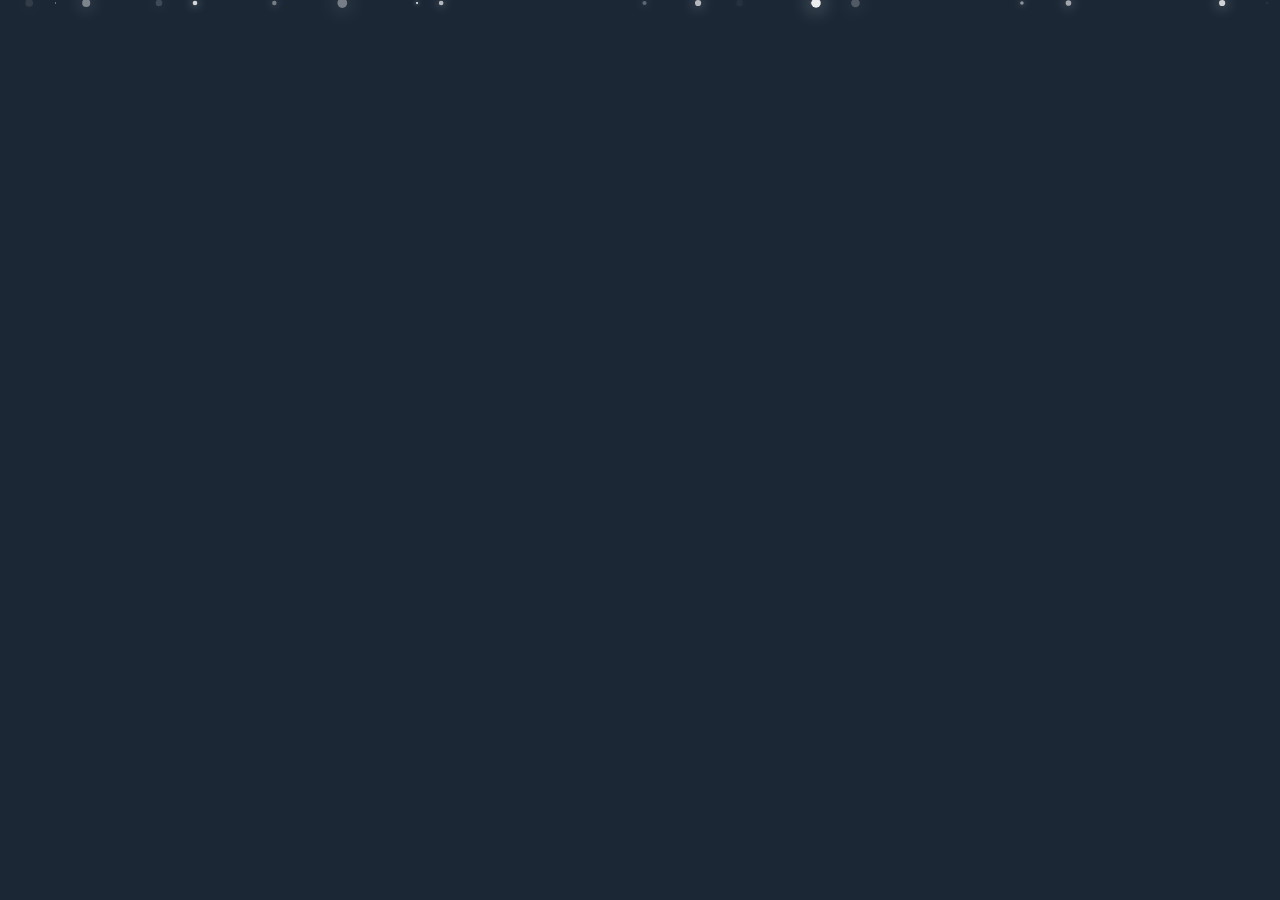
<file: snow.html>
<!DOCTYPE html>
<html>
<head style="background-color:#1b2735;">
	<meta charset="utf-8" name="viewport" content="width=device-width">
	<title>snow</title>
	<link rel="stylesheet" type="text/css" href="snow.css">
</head>

<body style="background-color:#1b2735;">
		<div class="snow"></div>
		<div class="snow"></div>
		<div class="snow"></div>
		<div class="snow"></div>
		<div class="snow"></div>
		<div class="snow"></div>
		<div class="snow"></div>
		<div class="snow"></div>
		<div class="snow"></div>
		<div class="snow"></div>
		<div class="snow"></div>
		<div class="snow"></div>
		<div class="snow"></div>
		<div class="snow"></div>
		<div class="snow"></div>
		<div class="snow"></div>
		<div class="snow"></div>
		<div class="snow"></div>
		<div class="snow"></div>
		<div class="snow"></div>
	</body>
</html>
</file>
<file: style.css>
/*@font-face{
	font-family: myfont;
	src: url(font/atari.ttf);
}

* {
	font-family: myfont;
	box-sizing: border-box;
}
*/
* {

	box-sizing: border-box;
}

body {
  height: 100vh;
  width: auto;
  background: radial-gradient(ellipse at bottom, #1b2735 0%, #090a0f 100%);
  overflow: hidden;

}

.hero-image-home {
	background-image: url(images/header.gif);
	height: 340px;
	background-color: #1B1B1B;
	background-position: center;
	background-repeat: no-repeat;
	background-size: auto;
	position: relative;
}

.row::after {
	content: "";
	clear:both;
	display: table;
}

.column {
  float: left;
  width: 33.33%;
  padding: 5px;
}

.center{
	display: block;
	margin-left: auto;
	margin-right: auto;
	background-color: #1B1B1B;
	width: 100%;
	max-width: 500px;
	height: 100%;
	max-height: 500px;

}

@media only screen and (max-width: 768px) {
  [class*="column"] {
    width: 100%;
  }
}

.row::after {
	content: "";
	clear:both;
	display: table;
}

footer{
	font-family: cursive;
	background-color: #1B1B1B;
}

.temp {
  display: block;
  margin-left: auto;
  margin-right: auto;
  width: 50%;
}
</file>
<file: chemstyle.css>
* {
	font-family: -apple-system,BlinkMacSystemFont,"Segoe UI",Roboto,"Helvetica Neue",Arial,"Noto Sans",sans-serif,"Apple Color Emoji","Segoe UI Emoji","Segoe UI Symbol","Noto Color Emoji";
	box-sizing: border-box;
}

body {margin: 0;}

.mainlist {
	box-sizing: border-box;
}

.infocolumns{
	float: left;
	width: 50%;
	padding: 10px;
}

.mainlist::after {
	content: "";
  display: table;
  clear: both;
}
@media screen and (max-width: 768px) {
  .infocolumns {
    width: 100%;
  }
}
.list2 {
	-webkit-column-count: 2;
	-moz-column-count: 2;
	column-count: 2;
	padding-right: 45px;
}

ul.sidenav {
  list-style-type: none;
  margin: 0;
  padding: 0;
  width: 200px;
  background-color: #f1f1f1;
  position: fixed;
  height: 100%;
  overflow: auto;
	z-index: 1;
}

ul.sidenav img {
	width: 100%;
	float: left;
	padding-top: 15px;
	padding-bottom: 15px;
	overflow: hidden;
	z-index: 0;
	  background-color: #555;
}


ul.sidenav li a {
  display: block;
  color: #000;
  padding: 8px 16px;
  text-decoration: none;
}

ul.sidenav li a.active {
  background-color: #F79300;
  color: white;
}

ul.sidenav li a:hover:not(.active) {
  background-color: #C37400;
  color: white;
}

div.content {
  margin-left: 200px;
  padding: 16px 16px;
  height: 340px;
}

@media screen and (max-width: 768px) {
  ul.sidenav {
    width: 100%;
    height: auto;
    position: relative;
  }

  ul.sidenav li a {
    float: left;
    padding: 15px;
  }

  div.content {margin-left: 0;}
}

@media screen and (max-width: 768px) {
  ul.sidenav li a {
    text-align: center;
    float: none;
  }
}

.hero-image-chem{
  background-image: url(images/images/chemhero.jpg);
  height: 340px;
  background-color: grey;
  background-position: center;
  background-repeat: no-repeat;
  background-size: cover;
  position: relative;
}

.hero-text-chem {
	text-align: center;
	position: absolute;
	top: 50%;
	left: 50%;
	transform: translate(-50%,-50%);
	color: white;
	text-shadow: 0.07em 0 black, 0 0.07em black, -0.07em 0 black, 0 -0.07em black;
}

.row::after {
	content: "";
	clear:both;
	display: table;
}

.centernav{
	overflow: hidden;
  border: 1px solid #ccc;
  background-color: #f1f1f1;
}

.centernav button {
  background-color: inherit;
  float: left;
  border: none;
  outline: none;
  cursor: pointer;
  padding: 14px 16px;
  transition: 0.3s;
  font-size: 20px;
}

.centernav button.active{
	background-color: #F79300;
	color: white;

}
.centernav a {
  float: left;
  padding: 12px;
  color: white;
  text-decoration: none;
  font-size: 20px;
  width: 25%;
  box-sizing: border-box;
  margin: auto;
  text-align: center;
  }

.centernav a:hover {
  background-color: #15202C;
}

.centernav a.active2 {
  background-color: #04AA6D;
}

.tabcontent {
  display: none;
  padding-left: 6px;
	padding-top: 6px;
	width: 100%;
  border: 1px solid #ccc;
  border-top: none;
}

.tablinks{
  float:left;
  width:25%;
  padding: 5px 0 12px;
  border-color: gray;
  border-style:solid;
  border-width:1px 1px 0 0;

}

@media screen and (max-width: 768px) {
  .centernav a {
    float: none;
    display: block;
    width: 100%;
    text-align: left;
  }
}

.row::after {
	content: "";
	clear:both;
	display: table;
}

.box{
	display: table-cell;
}

.box img{
	    float: left;
}
.intro {
	width: 90%;
	border: 4px hidden;
	padding: 12px;
	overflow: hidden;
}

.intro img {
	width: 50%;
	margin-right: 15px;
	float: left;
}

.intro h3,
.intro p{
	margin-left: 15px;
	display: block;
	margin: 2px 0 0 0;
	font-size: 18px;
}

.row::after {
	content: "";
	clear:both;
	display: table;
}

.som,
.som > .sompictures {
	padding: 8px;
}

.sompictures {
	float: left;
	width: 33.33%;
}

.som:after {
	content: "";
	clear:both;
	display: table;
}

.studentpictures {
	background-color: white;
	padding: 10px;
	text-align: center;
}

.outro {
	width: 90%;
	border: 4px hidden;
	padding: 12px;
	overflow: hidden;
}

.outro img {
	width: 50%;
	margin-top: 100px;
	margin-right: 15px;
	float: left;
}

.outro h3,
.outro p{
	margin-left: 15px;
	display: block;
	margin: 2px 0 0 0;
	font-size: 18px;
}

@media screen and (max-width:768px) {
	.sompictures {
		width: 50%;
	}
}

@media screen and (max-width:768px) {
	.sompictures {
		width: 100%;
	}
}


#Info .chemmenu {
	background-color: #eee;
  color: #444;
  cursor: pointer;
  padding: 18px;
  width: 100%;
  border: none;
  text-align: left;
  outline: none;
  font-size: 15px;
  transition: 0.4s;
}

#Info .active, .chemmenu:hover {
  background-color: #ccc;
}

#Info .chemmenu:after {
  content: '\002B';
  color: #777;
  font-weight: bold;
  float: right;
  margin-left: 5px;
}

#Info .active:after {
  content: "\2212";
}

#Info .panel {
  padding: 0 18px;
  background-color: white;
  max-height: 0;
  overflow: hidden;
  transition: max-height 0.2s ease-out;
	font-size: 18px;
}

.sublist {
	box-sizing: border-box;
}

.doccolumns{
	float: left;
	width: 50%;
	padding: 10px;
}
.centerimg {
  display: block;
  margin-left: auto;
  margin-right: auto;
  width: 100%;
}

.sublist::after {
	content: "";
  display: table;
  clear: both;
}
@media screen and (max-width: 768px) {
  .doccolumns {
    width: 100%;
  }
}

@media only screen and (max-width: 760px), (min-device-width: 768px) and (max-device-width: 1024px)  {

	/* Force table to not be like tables anymore */
	#Schedule table, thead, tbody, th, td, tr {
		display: block;
	}

	/* Hide table headers (but not display: none;, for accessibility) */
	#Schedule thead tr {
		position: absolute;
		top: -9999px;
		left: -9999px;
	}

	#Schedule tr { border: 1px solid #ccc; }

	#Schedule td {
		/* Behave  like a "row" */
		border: none;
		border-bottom: 1px solid #eee;
		position: relative;
		white-space: normal;
		text-align: left;

	}

	#Schedule td:before {
		/* Now like a table header */
		position: absolute;
		/* Top/left values mimic padding */
		top: 6px;
		left: 6px;
		width: 45%;
		padding-right: 10px;
		white-space: nowrap;
		text-align: left;
	}

}
</file>
<file: logo.css>
.logo {
  text-align: center;
  height: auto;
  margin: auto;
  position: absolute;
  top: 15%;
  left: 50%;
  transform: translate(-50%, -50%);
}

.logo b{
  font: 400 10vmin "Pacifico";
  color: #fee;
  text-shadow: 0 -40px 100px, 0 0 2px, 0 0 1em #4449ff, 0 0 0.5em #4449ff, 0 0 0.1em #4449ff, 0 10px 3px #000;
}

.logo b span{
  animation: blink linear infinite 1s;
}
.logo b span:nth-of-type(2){
  animation: blink linear infinite 7s;
}
.logo b span:nth-of-type(3){
  animation: blink linear infinite 2s;
}
.logo b span:nth-of-type(4){
  animation: blink linear infinite 5s;
}

@keyframes blink {
  78% {
    color: inherit;
    text-shadow: inherit;
  }
  79%{
     color: #333;
  }
  80% {

    text-shadow: none;
  }
  81% {
    color: inherit;
    text-shadow: inherit;
  }
  82% {
    color: #333;
    text-shadow: none;
  }
  83% {
    color: inherit;
    text-shadow: inherit;
  }
  92% {
    color: #333;
    text-shadow: none;
  }
  92.5% {
    color: inherit;
    text-shadow: inherit;
  }
}
</file>
<file: physstyle.css>
* {
	font-family: -apple-system,BlinkMacSystemFont,"Segoe UI",Roboto,"Helvetica Neue",Arial,"Noto Sans",sans-serif,"Apple Color Emoji","Segoe UI Emoji","Segoe UI Symbol","Noto Color Emoji";
	box-sizing: border-box;
}

body {margin: 0;}

.mainlist {
	box-sizing: border-box;
}

.infocolumns{
	float: left;
	width: 50%;
	padding: 10px;
}

.mainlist::after {
	content: "";
  display: table;
  clear: both;
}
@media screen and (max-width: 768px) {
  .infocolumns {
    width: 100%;
  }
}

.list2 {
	-webkit-column-count: 2;
	-moz-column-count: 2;
	column-count: 2;
	padding-right: 45px;
}

ul.sidenav {
  list-style-type: none;
  margin: 0;
  padding: 0;
  width: 200px;
  background-color: #f1f1f1;
  position: fixed;
  height: 100%;
  overflow: auto;
	z-index: 1;
}

ul.sidenav img {
	width: 100%;
	float: left;
	padding-top: 15px;
	padding-bottom: 15px;
	overflow: hidden;
	z-index: 0;
	  background-color: #555;
}


ul.sidenav li a {
  display: block;
  color: #000;
  padding: 8px 16px;
  text-decoration: none;
}

ul.sidenav li a.active {
  background-color: #8A2323;
  color: white;
}

ul.sidenav li a:hover:not(.active) {
  background-color: #3E1010;
  color: white;
}

div.content {
  margin-left: 200px;
  padding: 16px 16px;
  height: 340px;
}

@media screen and (max-width: 768px) {
  ul.sidenav {
    width: 100%;
    height: auto;
    position: relative;
  }

  ul.sidenav li a {
    float: left;
    padding: 15px;
  }

  div.content {margin-left: 0;}
}

@media screen and (max-width: 768px) {
  ul.sidenav li a {
    text-align: center;
    float: none;
  }
}

.hero-image-phys{
  background-image: url(images/images/physicsheader.jpg);
  height: 340px;
  background-color: grey;
  background-position: center;
  background-repeat: no-repeat;
  background-size: cover;
  position: relative;
}

.hero-text-physics {
	text-align: center;
	position: absolute;
	top: 50%;
	left: 50%;
	transform: translate(-50%,-50%);
	color: white;
	text-shadow: 0.07em 0 black, 0 0.07em black, -0.07em 0 black, 0 -0.07em black;
}

.row::after {
	content: "";
	clear:both;
	display: table;
}

.centernav{
	overflow: hidden;
  border: 1px solid #ccc;
  background-color: #f1f1f1;
}

.centernav button {
  background-color: inherit;
  float: left;
  border: none;
  outline: none;
  cursor: pointer;
  padding: 14px 16px;
  transition: 0.3s;
  font-size: 20px;
}

.centernav button.active{
	background-color: #8A2323;
	color: white;

}
.centernav a {
  float: left;
  padding: 12px;
  color: white;
  text-decoration: none;
  font-size: 20px;
  width: 25%;
  box-sizing: border-box;
  margin: auto;
  text-align: center;
  }

.centernav a:hover {
  background-color: #000;
}

.centernav a.active2 {
  background-color: #04AA6D;
}

.tabcontent {
  display: none;
  padding-left: 6px;
	padding-top: 6px;
	width: 100%;
  border: 1px solid #ccc;
  border-top: none;
}

.tablinks{
  float:left;
  width:25%;
  padding: 5px 0 12px;
  border-color: gray;
  border-style:solid;
  border-width:1px 1px 0 0;

}

@media screen and (max-width: 400px) {
  .centernav a {
    float: none;
    display: block;
    width: 100%;
    text-align: left;
  }
}

.row::after {
	content: "";
	clear:both;
	display: table;
}

.box{
	display: table-cell;
}

.box img{
	    float: left;
}
.intro {
	width: 90%;
	border: 4px hidden;
	padding: 12px;
	overflow: hidden;
}

.intro img {
	width: 50%;
	margin-right: 15px;
	float: left;
}

.intro h3,
.intro p{
	margin-left: 15px;
	display: block;
	margin: 2px 0 0 0;
	font-size: 18px;
}

.row::after {
	content: "";
	clear:both;
	display: table;
}

.psom,
.psom > .psompictures {
	padding: 8px;
}

.psompictures {
	float: left;
	width: 50%;
}

.psom:after {
	content: "";
	clear:both;
	display: table;
}

.studentpictures {
	background-color: white;
	padding: 10px;
	text-align: center;
}

.outro {
	width: 90%;
	border: 4px hidden;
	padding: 12px;
	overflow: hidden;
}

.outro img {
	width: 50%;
	margin-top: 100px;
	margin-right: 15px;
	float: left;
}

.outro h3,
.outro p{
	margin-left: 15px;
	display: block;
	margin: 2px 0 0 0;
	font-size: 18px;
}

@media screen and (max-width:900px) {
	.sompictures {
		width: 50%;
	}
}

@media screen and (max-width:600px) {
	.sompictures {
		width: 100%;
	}
}

#Info .physmenu {
	background-color: #eee;
  color: #444;
  cursor: pointer;
  padding: 18px;
  width: 100%;
  border: none;
  text-align: left;
  outline: none;
  font-size: 15px;
  transition: 0.4s;
}

#Info .active, .physmenu:hover {
  background-color: #ccc;
}

#Info .physmenu:after {
  content: '\002B';
  color: #777;
  font-weight: bold;
  float: right;
  margin-left: 5px;
}

#Info .active:after {
  content: "\2212";
}

#Info .panel {
  padding: 0 18px;
  background-color: white;
  max-height: 0;
  overflow: hidden;
  transition: max-height 0.2s ease-out;
	font-size: 18px;
}

.sublist {
	box-sizing: border-box;
}

.doccolumns{
	float: left;
	width: 50%;
	padding: 10px;
}
.centerimg {
  display: block;
  margin-left: auto;
  margin-right: auto;
  width: 100%;
}

.sublist::after {
	content: "";
  display: table;
  clear: both;
}
@media screen and (max-width: 768px) {
  .doccolumns {
    width: 100%;
  }
}

@media only screen and (max-width: 760px), (min-device-width: 768px) and (max-device-width: 1024px)  {

	/* Force table to not be like tables anymore */
	#Schedule table, thead, tbody, th, td, tr {
		display: block;
	}

	/* Hide table headers (but not display: none;, for accessibility) */
	#Schedule thead tr {
		position: absolute;
		top: -9999px;
		left: -9999px;
	}

	#Schedule tr { border: 1px solid #ccc; }

	#Schedule td {
		/* Behave  like a "row" */
		border: none;
		border-bottom: 1px solid #eee;
		position: relative;
		white-space: normal;
		text-align: left;

	}

	#Schedule td:before {
		/* Now like a table header */
		position: absolute;
		/* Top/left values mimic padding */
		top: 6px;
		left: 6px;
		width: 45%;
		padding-right: 10px;
		white-space: nowrap;
		text-align: left;
	}

}
</file>
<file: snow.css>
.snow {
  position: absolute;
  width: 10px;
  height: 10px;
  background: white;
  border-radius: 50%;
  filter: drop-shadow(0 0 10px white);
}
.snow:nth-child(1) {
  opacity: 0.3981;
  transform: translate(20.4176vw, -10px) scale(0.4385);
  animation: fall-1 10s -18s linear infinite;
}
@keyframes fall-1 {
  41.15% {
    transform: translate(25.5219vw, 41.15vh) scale(0.4385);
  }
  to {
    transform: translate(22.96975vw, 100vh) scale(0.4385);
  }
}
.snow:nth-child(2) {
  opacity: 0.6719;
  transform: translate(33.4489vw, -10px) scale(0.4659);
  animation: fall-2 26s -13s linear infinite;
}
@keyframes fall-2 {
  33.717% {
    transform: translate(42.9072vw, 33.717vh) scale(0.4659);
  }
  to {
    transform: translate(38.17805vw, 100vh) scale(0.4659);
  }
}
.snow:nth-child(3) {
  opacity: 0.5067;
  transform: translate(78.8218vw, -10px) scale(0.3562);
  animation: fall-3 14s -5s linear infinite;
}
@keyframes fall-3 {
  61.922% {
    transform: translate(77.7796vw, 61.922vh) scale(0.3562);
  }
  to {
    transform: translate(78.3007vw, 100vh) scale(0.3562);
  }
}
.snow:nth-child(4) {
  opacity: 0.9779;
  transform: translate(31.5672vw, -10px) scale(0.1923);
  animation: fall-4 14s -17s linear infinite;
}
@keyframes fall-4 {
  61.745% {
    transform: translate(27.8944vw, 61.745vh) scale(0.1923);
  }
  to {
    transform: translate(29.7308vw, 100vh) scale(0.1923);
  }
}
.snow:nth-child(5) {
  opacity: 0.8118;
  transform: translate(14.2197vw, -10px) scale(0.4616);
  animation: fall-5 23s -16s linear infinite;
}
@keyframes fall-5 {
  32.657% {
    transform: translate(4.6886vw, 32.657vh) scale(0.4616);
  }
  to {
    transform: translate(9.45415vw, 100vh) scale(0.4616);
  }
}
.snow:nth-child(6) {
  opacity: 0.5926;
  transform: translate(82.4582vw, -10px) scale(0.5621);
  animation: fall-6 23s -1s linear infinite;
}
@keyframes fall-6 {
  66.063% {
    transform: translate(72.8949vw, 66.063vh) scale(0.5621);
  }
  to {
    transform: translate(77.67655vw, 100vh) scale(0.5621);
  }
}
.snow:nth-child(7) {
  opacity: 0.2317;
  transform: translate(65.8171vw, -10px) scale(0.8626);
  animation: fall-7 22s -15s linear infinite;
}
@keyframes fall-7 {
  44.484% {
    transform: translate(63.13vw, 44.484vh) scale(0.8626);
  }
  to {
    transform: translate(64.47355vw, 100vh) scale(0.8626);
  }
}
.snow:nth-child(8) {
  opacity: 0.0928;
  transform: translate(1.2669vw, -10px) scale(0.7653);
  animation: fall-8 17s -17s linear infinite;
}
@keyframes fall-8 {
  71.634% {
    transform: translate(-7.614vw, 71.634vh) scale(0.7653);
  }
  to {
    transform: translate(-3.17355vw, 100vh) scale(0.7653);
  }
}
.snow:nth-child(9) {
  opacity: 0.2937;
  transform: translate(49.3363vw, -10px) scale(0.4184);
  animation: fall-9 18s -26s linear infinite;
}
@keyframes fall-9 {
  45.102% {
    transform: translate(58.5194vw, 45.102vh) scale(0.4184);
  }
  to {
    transform: translate(53.92785vw, 100vh) scale(0.4184);
  }
}
.snow:nth-child(10) {
  opacity: 0.6732;
  transform: translate(53.5217vw, -10px) scale(0.6199);
  animation: fall-10 29s -21s linear infinite;
}
@keyframes fall-10 {
  41.449% {
    transform: translate(51.7382vw, 41.449vh) scale(0.6199);
  }
  to {
    transform: translate(52.62995vw, 100vh) scale(0.6199);
  }
}
.snow:nth-child(11) {
  opacity: 0.7972;
  transform: translate(94.4629vw, -10px) scale(0.6227);
  animation: fall-11 24s -14s linear infinite;
}
@keyframes fall-11 {
  69.49% {
    transform: translate(94.3325vw, 69.49vh) scale(0.6227);
  }
  to {
    transform: translate(94.3977vw, 100vh) scale(0.6227);
  }
}
.snow:nth-child(12) {
  opacity: 0.6389;
  transform: translate(62.399vw, -10px) scale(0.1277);
  animation: fall-12 13s -29s linear infinite;
}
@keyframes fall-12 {
  74.283% {
    transform: translate(64.9774vw, 74.283vh) scale(0.1277);
  }
  to {
    transform: translate(63.6882vw, 100vh) scale(0.1277);
  }
}
.snow:nth-child(13) {
  opacity: 0.0468;
  transform: translate(56.7723vw, -10px) scale(0.6447);
  animation: fall-13 20s -13s linear infinite;
}
@keyframes fall-13 {
  76.871% {
    transform: translate(56.6445vw, 76.871vh) scale(0.6447);
  }
  to {
    transform: translate(56.7084vw, 100vh) scale(0.6447);
  }
}
.snow:nth-child(14) {
  opacity: 0.1595;
  transform: translate(11.4035vw, -10px) scale(0.6524);
  animation: fall-14 27s -28s linear infinite;
}
@keyframes fall-14 {
  54.779% {
    transform: translate(19.5603vw, 54.779vh) scale(0.6524);
  }
  to {
    transform: translate(15.4819vw, 100vh) scale(0.6524);
  }
}
.snow:nth-child(15) {
  opacity: 0.4301;
  transform: translate(5.7205vw, -10px) scale(0.8064);
  animation: fall-15 16s -19s linear infinite;
}
@keyframes fall-15 {
  73.892% {
    transform: translate(7.7995vw, 73.892vh) scale(0.8064);
  }
  to {
    transform: translate(6.76vw, 100vh) scale(0.8064);
  }
}
.snow:nth-child(16) {
  opacity: 0.0392;
  transform: translate(79.693vw, -10px) scale(0.0816);
  animation: fall-16 17s -6s linear infinite;
}
@keyframes fall-16 {
  61.894% {
    transform: translate(81.3904vw, 61.894vh) scale(0.0816);
  }
  to {
    transform: translate(80.5417vw, 100vh) scale(0.0816);
  }
}
.snow:nth-child(17) {
  opacity: 0.8224;
  transform: translate(3.3222vw, -10px) scale(0.0797);
  animation: fall-17 17s -7s linear infinite;
}
@keyframes fall-17 {
  79.502% {
    transform: translate(11.8717vw, 79.502vh) scale(0.0797);
  }
  to {
    transform: translate(7.59695vw, 100vh) scale(0.0797);
  }
}
.snow:nth-child(18) {
  opacity: 0.3984;
  transform: translate(25.7276vw, -10px) scale(0.975);
  animation: fall-18 22s -26s linear infinite;
}
@keyframes fall-18 {
  73.35% {
    transform: translate(18.307vw, 73.35vh) scale(0.975);
  }
  to {
    transform: translate(22.0173vw, 100vh) scale(0.975);
  }
}
.snow:nth-child(19) {
  opacity: 0.9195;
  transform: translate(62.7377vw, -10px) scale(0.9459);
  animation: fall-19 15s -16s linear infinite;
}
@keyframes fall-19 {
  46.072% {
    transform: translate(67.5596vw, 46.072vh) scale(0.9459);
  }
  to {
    transform: translate(65.14865vw, 100vh) scale(0.9459);
  }
}
.snow:nth-child(20) {
  opacity: 0.3312;
  transform: translate(97.9731vw, -10px) scale(0.0871);
  animation: fall-20 26s -15s linear infinite;
}
@keyframes fall-20 {
  52.191% {
    transform: translate(101.4635vw, 52.191vh) scale(0.0871);
  }
  to {
    transform: translate(99.7183vw, 100vh) scale(0.0871);
  }
}
.snow:nth-child(21) {
  opacity: 0.6978;
  transform: translate(61.6667vw, -10px) scale(0.8381);
  animation: fall-21 27s -10s linear infinite;
}
@keyframes fall-21 {
  30.611% {
    transform: translate(54.312vw, 30.611vh) scale(0.8381);
  }
  to {
    transform: translate(57.98935vw, 100vh) scale(0.8381);
  }
}
.snow:nth-child(22) {
  opacity: 0.714;
  transform: translate(71.8518vw, -10px) scale(0.4537);
  animation: fall-22 22s -28s linear infinite;
}
@keyframes fall-22 {
  46.521% {
    transform: translate(71.4739vw, 46.521vh) scale(0.4537);
  }
  to {
    transform: translate(71.66285vw, 100vh) scale(0.4537);
  }
}
.snow:nth-child(23) {
  opacity: 0.6688;
  transform: translate(96.5384vw, -10px) scale(0.1289);
  animation: fall-23 16s -17s linear infinite;
}
@keyframes fall-23 {
  38.757% {
    transform: translate(96.1402vw, 38.757vh) scale(0.1289);
  }
  to {
    transform: translate(96.3393vw, 100vh) scale(0.1289);
  }
}
.snow:nth-child(24) {
  opacity: 0.9174;
  transform: translate(29.2239vw, -10px) scale(0.5899);
  animation: fall-24 10s -9s linear infinite;
}
@keyframes fall-24 {
  30.083% {
    transform: translate(28.5213vw, 30.083vh) scale(0.5899);
  }
  to {
    transform: translate(28.8726vw, 100vh) scale(0.5899);
  }
}
.snow:nth-child(25) {
  opacity: 0.7212;
  transform: translate(74.37vw, -10px) scale(0.5922);
  animation: fall-25 29s -29s linear infinite;
}
@keyframes fall-25 {
  48.514% {
    transform: translate(73.4648vw, 48.514vh) scale(0.5922);
  }
  to {
    transform: translate(73.9174vw, 100vh) scale(0.5922);
  }
}
.snow:nth-child(26) {
  opacity: 0.3302;
  transform: translate(59.2408vw, -10px) scale(0.0258);
  animation: fall-26 15s -23s linear infinite;
}
@keyframes fall-26 {
  43.132% {
    transform: translate(63.84vw, 43.132vh) scale(0.0258);
  }
  to {
    transform: translate(61.5404vw, 100vh) scale(0.0258);
  }
}
.snow:nth-child(27) {
  opacity: 0.0177;
  transform: translate(87.4266vw, -10px) scale(0.11);
  animation: fall-27 20s -19s linear infinite;
}
@keyframes fall-27 {
  40.899% {
    transform: translate(79.7098vw, 40.899vh) scale(0.11);
  }
  to {
    transform: translate(83.5682vw, 100vh) scale(0.11);
  }
}
.snow:nth-child(28) {
  opacity: 0.193;
  transform: translate(85.4587vw, -10px) scale(0.6461);
  animation: fall-28 10s -28s linear infinite;
}
@keyframes fall-28 {
  30.434% {
    transform: translate(95.1442vw, 30.434vh) scale(0.6461);
  }
  to {
    transform: translate(90.30145vw, 100vh) scale(0.6461);
  }
}
.snow:nth-child(29) {
  opacity: 0.5115;
  transform: translate(83.8096vw, -10px) scale(0.6177);
  animation: fall-29 25s -1s linear infinite;
}
@keyframes fall-29 {
  47.11% {
    transform: translate(76.665vw, 47.11vh) scale(0.6177);
  }
  to {
    transform: translate(80.2373vw, 100vh) scale(0.6177);
  }
}
.snow:nth-child(30) {
  opacity: 0.0534;
  transform: translate(9.8173vw, -10px) scale(0.4245);
  animation: fall-30 19s -9s linear infinite;
}
@keyframes fall-30 {
  33.118% {
    transform: translate(7.3286vw, 33.118vh) scale(0.4245);
  }
  to {
    transform: translate(8.57295vw, 100vh) scale(0.4245);
  }
}
.snow:nth-child(31) {
  opacity: 0.807;
  transform: translate(14.514vw, -10px) scale(0.6799);
  animation: fall-31 18s -27s linear infinite;
}
@keyframes fall-31 {
  65.271% {
    transform: translate(7.2077vw, 65.271vh) scale(0.6799);
  }
  to {
    transform: translate(10.86085vw, 100vh) scale(0.6799);
  }
}
.snow:nth-child(32) {
  opacity: 0.1109;
  transform: translate(52.3664vw, -10px) scale(0.9303);
  animation: fall-32 30s -1s linear infinite;
}
@keyframes fall-32 {
  73.155% {
    transform: translate(49.4337vw, 73.155vh) scale(0.9303);
  }
  to {
    transform: translate(50.90005vw, 100vh) scale(0.9303);
  }
}
.snow:nth-child(33) {
  opacity: 0.2912;
  transform: translate(17.0619vw, -10px) scale(0.6221);
  animation: fall-33 11s -16s linear infinite;
}
@keyframes fall-33 {
  72% {
    transform: translate(13.0637vw, 72vh) scale(0.6221);
  }
  to {
    transform: translate(15.0628vw, 100vh) scale(0.6221);
  }
}
.snow:nth-child(34) {
  opacity: 0.5487;
  transform: translate(51.0425vw, -10px) scale(0.3271);
  animation: fall-34 23s -4s linear infinite;
}
@keyframes fall-34 {
  74.899% {
    transform: translate(49.5238vw, 74.899vh) scale(0.3271);
  }
  to {
    transform: translate(50.28315vw, 100vh) scale(0.3271);
  }
}
.snow:nth-child(35) {
  opacity: 0.6316;
  transform: translate(73.3536vw, -10px) scale(0.3741);
  animation: fall-35 28s -8s linear infinite;
}
@keyframes fall-35 {
  68.164% {
    transform: translate(76.6951vw, 68.164vh) scale(0.3741);
  }
  to {
    transform: translate(75.02435vw, 100vh) scale(0.3741);
  }
}
.snow:nth-child(36) {
  opacity: 0.9341;
  transform: translate(28.9413vw, -10px) scale(0.8767);
  animation: fall-36 27s -5s linear infinite;
}
@keyframes fall-36 {
  35.878% {
    transform: translate(31.9763vw, 35.878vh) scale(0.8767);
  }
  to {
    transform: translate(30.4588vw, 100vh) scale(0.8767);
  }
}
.snow:nth-child(37) {
  opacity: 0.4031;
  transform: translate(31.2102vw, -10px) scale(0.6747);
  animation: fall-37 28s -7s linear infinite;
}
@keyframes fall-37 {
  51.265% {
    transform: translate(22.7318vw, 51.265vh) scale(0.6747);
  }
  to {
    transform: translate(26.971vw, 100vh) scale(0.6747);
  }
}
.snow:nth-child(38) {
  opacity: 0.7745;
  transform: translate(29.3745vw, -10px) scale(0.9908);
  animation: fall-38 11s -1s linear infinite;
}
@keyframes fall-38 {
  41.84% {
    transform: translate(21.1441vw, 41.84vh) scale(0.9908);
  }
  to {
    transform: translate(25.2593vw, 100vh) scale(0.9908);
  }
}
.snow:nth-child(39) {
  opacity: 0.0904;
  transform: translate(98.1022vw, -10px) scale(0.0835);
  animation: fall-39 22s -14s linear infinite;
}
@keyframes fall-39 {
  52.838% {
    transform: translate(88.1791vw, 52.838vh) scale(0.0835);
  }
  to {
    transform: translate(93.14065vw, 100vh) scale(0.0835);
  }
}
.snow:nth-child(40) {
  opacity: 0.7548;
  transform: translate(74.4324vw, -10px) scale(0.5688);
  animation: fall-40 27s -17s linear infinite;
}
@keyframes fall-40 {
  55.268% {
    transform: translate(74.0032vw, 55.268vh) scale(0.5688);
  }
  to {
    transform: translate(74.2178vw, 100vh) scale(0.5688);
  }
}
.snow:nth-child(41) {
  opacity: 0.1305;
  transform: translate(6.2134vw, -10px) scale(0.4995);
  animation: fall-41 21s -4s linear infinite;
}
@keyframes fall-41 {
  74.952% {
    transform: translate(9.4436vw, 74.952vh) scale(0.4995);
  }
  to {
    transform: translate(7.8285vw, 100vh) scale(0.4995);
  }
}
.snow:nth-child(42) {
  opacity: 0.4599;
  transform: translate(5.1917vw, -10px) scale(0.7745);
  animation: fall-42 13s -5s linear infinite;
}
@keyframes fall-42 {
  65.623% {
    transform: translate(9.4909vw, 65.623vh) scale(0.7745);
  }
  to {
    transform: translate(7.3413vw, 100vh) scale(0.7745);
  }
}
.snow:nth-child(43) {
  opacity: 0.674;
  transform: translate(11.2684vw, -10px) scale(0.028);
  animation: fall-43 27s -5s linear infinite;
}
@keyframes fall-43 {
  54.758% {
    transform: translate(8.4828vw, 54.758vh) scale(0.028);
  }
  to {
    transform: translate(9.8756vw, 100vh) scale(0.028);
  }
}
.snow:nth-child(44) {
  opacity: 0.4086;
  transform: translate(25.929vw, -10px) scale(0.6675);
  animation: fall-44 11s -2s linear infinite;
}
@keyframes fall-44 {
  77.56% {
    transform: translate(27.8293vw, 77.56vh) scale(0.6675);
  }
  to {
    transform: translate(26.87915vw, 100vh) scale(0.6675);
  }
}
.snow:nth-child(45) {
  opacity: 0.0378;
  transform: translate(43.0037vw, -10px) scale(0.7843);
  animation: fall-45 26s -6s linear infinite;
}
@keyframes fall-45 {
  30.04% {
    transform: translate(38.6466vw, 30.04vh) scale(0.7843);
  }
  to {
    transform: translate(40.82515vw, 100vh) scale(0.7843);
  }
}
.snow:nth-child(46) {
  opacity: 0.6773;
  transform: translate(74.9448vw, -10px) scale(0.1112);
  animation: fall-46 23s -17s linear infinite;
}
@keyframes fall-46 {
  57.539% {
    transform: translate(81.165vw, 57.539vh) scale(0.1112);
  }
  to {
    transform: translate(78.0549vw, 100vh) scale(0.1112);
  }
}
.snow:nth-child(47) {
  opacity: 0.0375;
  transform: translate(41.432vw, -10px) scale(0.4678);
  animation: fall-47 11s -10s linear infinite;
}
@keyframes fall-47 {
  63.314% {
    transform: translate(46.8777vw, 63.314vh) scale(0.4678);
  }
  to {
    transform: translate(44.15485vw, 100vh) scale(0.4678);
  }
}
.snow:nth-child(48) {
  opacity: 0.2427;
  transform: translate(87.0757vw, -10px) scale(0.2494);
  animation: fall-48 11s -2s linear infinite;
}
@keyframes fall-48 {
  69.35% {
    transform: translate(85.5687vw, 69.35vh) scale(0.2494);
  }
  to {
    transform: translate(86.3222vw, 100vh) scale(0.2494);
  }
}
.snow:nth-child(49) {
  opacity: 0.357;
  transform: translate(8.3538vw, -10px) scale(0.6833);
  animation: fall-49 12s -17s linear infinite;
}
@keyframes fall-49 {
  53.29% {
    transform: translate(15.1921vw, 53.29vh) scale(0.6833);
  }
  to {
    transform: translate(11.77295vw, 100vh) scale(0.6833);
  }
}
.snow:nth-child(50) {
  opacity: 0.3424;
  transform: translate(67.172vw, -10px) scale(0.3536);
  animation: fall-50 10s -5s linear infinite;
}
@keyframes fall-50 {
  41.32% {
    transform: translate(62.0203vw, 41.32vh) scale(0.3536);
  }
  to {
    transform: translate(64.59615vw, 100vh) scale(0.3536);
  }
}
.snow:nth-child(51) {
  opacity: 0.8756;
  transform: translate(57.428vw, -10px) scale(0.455);
  animation: fall-51 29s -4s linear infinite;
}
@keyframes fall-51 {
  73.056% {
    transform: translate(52.0867vw, 73.056vh) scale(0.455);
  }
  to {
    transform: translate(54.75735vw, 100vh) scale(0.455);
  }
}
.snow:nth-child(52) {
  opacity: 0.48;
  transform: translate(7.5032vw, -10px) scale(0.3467);
  animation: fall-52 15s -19s linear infinite;
}
@keyframes fall-52 {
  60.872% {
    transform: translate(6.351vw, 60.872vh) scale(0.3467);
  }
  to {
    transform: translate(6.9271vw, 100vh) scale(0.3467);
  }
}
.snow:nth-child(53) {
  opacity: 0.0809;
  transform: translate(25.3196vw, -10px) scale(0.2682);
  animation: fall-53 22s -4s linear infinite;
}
@keyframes fall-53 {
  39.348% {
    transform: translate(34.3355vw, 39.348vh) scale(0.2682);
  }
  to {
    transform: translate(29.82755vw, 100vh) scale(0.2682);
  }
}
.snow:nth-child(54) {
  opacity: 0.9694;
  transform: translate(74.3356vw, -10px) scale(0.9511);
  animation: fall-54 16s -26s linear infinite;
}
@keyframes fall-54 {
  74.308% {
    transform: translate(70.3005vw, 74.308vh) scale(0.9511);
  }
  to {
    transform: translate(72.31805vw, 100vh) scale(0.9511);
  }
}
.snow:nth-child(55) {
  opacity: 0.9697;
  transform: translate(98.5408vw, -10px) scale(0.2254);
  animation: fall-55 30s -22s linear infinite;
}
@keyframes fall-55 {
  39.538% {
    transform: translate(106.5468vw, 39.538vh) scale(0.2254);
  }
  to {
    transform: translate(102.5438vw, 100vh) scale(0.2254);
  }
}
.snow:nth-child(56) {
  opacity: 0.1778;
  transform: translate(18.1285vw, -10px) scale(0.6092);
  animation: fall-56 23s -8s linear infinite;
}
@keyframes fall-56 {
  61.093% {
    transform: translate(20.2706vw, 61.093vh) scale(0.6092);
  }
  to {
    transform: translate(19.19955vw, 100vh) scale(0.6092);
  }
}
.snow:nth-child(57) {
  opacity: 0.1765;
  transform: translate(72.1937vw, -10px) scale(0.1476);
  animation: fall-57 12s -28s linear infinite;
}
@keyframes fall-57 {
  65.377% {
    transform: translate(80.5305vw, 65.377vh) scale(0.1476);
  }
  to {
    transform: translate(76.3621vw, 100vh) scale(0.1476);
  }
}
.snow:nth-child(58) {
  opacity: 0.2455;
  transform: translate(79.8913vw, -10px) scale(0.8775);
  animation: fall-58 12s -5s linear infinite;
}
@keyframes fall-58 {
  63.189% {
    transform: translate(81.2834vw, 63.189vh) scale(0.8775);
  }
  to {
    transform: translate(80.58735vw, 100vh) scale(0.8775);
  }
}
.snow:nth-child(59) {
  opacity: 0.7538;
  transform: translate(98.451vw, -10px) scale(0.727);
  animation: fall-59 24s -6s linear infinite;
}
@keyframes fall-59 {
  39.212% {
    transform: translate(98.2804vw, 39.212vh) scale(0.727);
  }
  to {
    transform: translate(98.3657vw, 100vh) scale(0.727);
  }
}
.snow:nth-child(60) {
  opacity: 0.4223;
  transform: translate(99.5117vw, -10px) scale(0.484);
  animation: fall-60 10s -12s linear infinite;
}
@keyframes fall-60 {
  59.534% {
    transform: translate(105.9535vw, 59.534vh) scale(0.484);
  }
  to {
    transform: translate(102.7326vw, 100vh) scale(0.484);
  }
}
.snow:nth-child(61) {
  opacity: 0.7133;
  transform: translate(70.988vw, -10px) scale(0.7866);
  animation: fall-61 21s -25s linear infinite;
}
@keyframes fall-61 {
  51.55% {
    transform: translate(64.1325vw, 51.55vh) scale(0.7866);
  }
  to {
    transform: translate(67.56025vw, 100vh) scale(0.7866);
  }
}
.snow:nth-child(62) {
  opacity: 0.2573;
  transform: translate(50.9976vw, -10px) scale(0.777);
  animation: fall-62 10s -4s linear infinite;
}
@keyframes fall-62 {
  48.573% {
    transform: translate(48.4474vw, 48.573vh) scale(0.777);
  }
  to {
    transform: translate(49.7225vw, 100vh) scale(0.777);
  }
}
.snow:nth-child(63) {
  opacity: 0.6272;
  transform: translate(30.002vw, -10px) scale(0.886);
  animation: fall-63 16s -29s linear infinite;
}
@keyframes fall-63 {
  77.168% {
    transform: translate(31.3594vw, 77.168vh) scale(0.886);
  }
  to {
    transform: translate(30.6807vw, 100vh) scale(0.886);
  }
}
.snow:nth-child(64) {
  opacity: 0.4117;
  transform: translate(32.9741vw, -10px) scale(0.2658);
  animation: fall-64 17s -13s linear infinite;
}
@keyframes fall-64 {
  55.729% {
    transform: translate(26.9541vw, 55.729vh) scale(0.2658);
  }
  to {
    transform: translate(29.9641vw, 100vh) scale(0.2658);
  }
}
.snow:nth-child(65) {
  opacity: 0.0035;
  transform: translate(60.1829vw, -10px) scale(0.2561);
  animation: fall-65 23s -12s linear infinite;
}
@keyframes fall-65 {
  36.691% {
    transform: translate(67.4139vw, 36.691vh) scale(0.2561);
  }
  to {
    transform: translate(63.7984vw, 100vh) scale(0.2561);
  }
}
.snow:nth-child(66) {
  opacity: 0.9985;
  transform: translate(70.1091vw, -10px) scale(0.3962);
  animation: fall-66 15s -15s linear infinite;
}
@keyframes fall-66 {
  53.358% {
    transform: translate(77.8637vw, 53.358vh) scale(0.3962);
  }
  to {
    transform: translate(73.9864vw, 100vh) scale(0.3962);
  }
}
.snow:nth-child(67) {
  opacity: 0.132;
  transform: translate(41.9389vw, -10px) scale(0.4717);
  animation: fall-67 19s -14s linear infinite;
}
@keyframes fall-67 {
  56.37% {
    transform: translate(40.2045vw, 56.37vh) scale(0.4717);
  }
  to {
    transform: translate(41.0717vw, 100vh) scale(0.4717);
  }
}
.snow:nth-child(68) {
  opacity: 0.0539;
  transform: translate(84.094vw, -10px) scale(0.0295);
  animation: fall-68 21s -19s linear infinite;
}
@keyframes fall-68 {
  79.993% {
    transform: translate(87.6295vw, 79.993vh) scale(0.0295);
  }
  to {
    transform: translate(85.86175vw, 100vh) scale(0.0295);
  }
}
.snow:nth-child(69) {
  opacity: 0.5606;
  transform: translate(66.194vw, -10px) scale(0.561);
  animation: fall-69 27s -26s linear infinite;
}
@keyframes fall-69 {
  39.142% {
    transform: translate(57.9307vw, 39.142vh) scale(0.561);
  }
  to {
    transform: translate(62.06235vw, 100vh) scale(0.561);
  }
}
.snow:nth-child(70) {
  opacity: 0.9264;
  transform: translate(54.4944vw, -10px) scale(0.3474);
  animation: fall-70 20s -22s linear infinite;
}
@keyframes fall-70 {
  74.209% {
    transform: translate(61.3514vw, 74.209vh) scale(0.3474);
  }
  to {
    transform: translate(57.9229vw, 100vh) scale(0.3474);
  }
}
.snow:nth-child(71) {
  opacity: 0.9149;
  transform: translate(83.133vw, -10px) scale(0.5037);
  animation: fall-71 17s -22s linear infinite;
}
@keyframes fall-71 {
  31.996% {
    transform: translate(86.4451vw, 31.996vh) scale(0.5037);
  }
  to {
    transform: translate(84.78905vw, 100vh) scale(0.5037);
  }
}
.snow:nth-child(72) {
  opacity: 0.7744;
  transform: translate(43.2691vw, -10px) scale(0.063);
  animation: fall-72 19s -26s linear infinite;
}
@keyframes fall-72 {
  73.026% {
    transform: translate(39.7091vw, 73.026vh) scale(0.063);
  }
  to {
    transform: translate(41.4891vw, 100vh) scale(0.063);
  }
}
.snow:nth-child(73) {
  opacity: 0.6194;
  transform: translate(38.6898vw, -10px) scale(0.9479);
  animation: fall-73 13s -30s linear infinite;
}
@keyframes fall-73 {
  72.548% {
    transform: translate(46.846vw, 72.548vh) scale(0.9479);
  }
  to {
    transform: translate(42.7679vw, 100vh) scale(0.9479);
  }
}
.snow:nth-child(74) {
  opacity: 0.3998;
  transform: translate(1.6564vw, -10px) scale(0.4255);
  animation: fall-74 24s -9s linear infinite;
}
@keyframes fall-74 {
  36.921% {
    transform: translate(9.5824vw, 36.921vh) scale(0.4255);
  }
  to {
    transform: translate(5.6194vw, 100vh) scale(0.4255);
  }
}
.snow:nth-child(75) {
  opacity: 0.1964;
  transform: translate(84.7742vw, -10px) scale(0.8119);
  animation: fall-75 22s -26s linear infinite;
}
@keyframes fall-75 {
  69.618% {
    transform: translate(76.135vw, 69.618vh) scale(0.8119);
  }
  to {
    transform: translate(80.4546vw, 100vh) scale(0.8119);
  }
}
.snow:nth-child(76) {
  opacity: 0.6456;
  transform: translate(26.4018vw, -10px) scale(0.0126);
  animation: fall-76 20s -27s linear infinite;
}
@keyframes fall-76 {
  70.135% {
    transform: translate(24.5602vw, 70.135vh) scale(0.0126);
  }
  to {
    transform: translate(25.481vw, 100vh) scale(0.0126);
  }
}
.snow:nth-child(77) {
  opacity: 0.6976;
  transform: translate(33.5227vw, -10px) scale(0.6424);
  animation: fall-77 30s -7s linear infinite;
}
@keyframes fall-77 {
  33.977% {
    transform: translate(28.7866vw, 33.977vh) scale(0.6424);
  }
  to {
    transform: translate(31.15465vw, 100vh) scale(0.6424);
  }
}
.snow:nth-child(78) {
  opacity: 0.2129;
  transform: translate(92.8874vw, -10px) scale(0.4372);
  animation: fall-78 14s -7s linear infinite;
}
@keyframes fall-78 {
  78.485% {
    transform: translate(93.4398vw, 78.485vh) scale(0.4372);
  }
  to {
    transform: translate(93.1636vw, 100vh) scale(0.4372);
  }
}
.snow:nth-child(79) {
  opacity: 0.0959;
  transform: translate(59.4382vw, -10px) scale(0.6729);
  animation: fall-79 19s -22s linear infinite;
}
@keyframes fall-79 {
  58.825% {
    transform: translate(56.6641vw, 58.825vh) scale(0.6729);
  }
  to {
    transform: translate(58.05115vw, 100vh) scale(0.6729);
  }
}
.snow:nth-child(80) {
  opacity: 0.7895;
  transform: translate(53.6769vw, -10px) scale(0.6689);
  animation: fall-80 11s -25s linear infinite;
}
@keyframes fall-80 {
  34.349% {
    transform: translate(50.7341vw, 34.349vh) scale(0.6689);
  }
  to {
    transform: translate(52.2055vw, 100vh) scale(0.6689);
  }
}
.snow:nth-child(81) {
  opacity: 0.3934;
  transform: translate(84.0772vw, -10px) scale(0.7841);
  animation: fall-81 27s -22s linear infinite;
}
@keyframes fall-81 {
  43.859% {
    transform: translate(77.6288vw, 43.859vh) scale(0.7841);
  }
  to {
    transform: translate(80.853vw, 100vh) scale(0.7841);
  }
}
.snow:nth-child(82) {
  opacity: 0.1485;
  transform: translate(39.3309vw, -10px) scale(0.3962);
  animation: fall-82 27s -1s linear infinite;
}
@keyframes fall-82 {
  59.451% {
    transform: translate(40.042vw, 59.451vh) scale(0.3962);
  }
  to {
    transform: translate(39.68645vw, 100vh) scale(0.3962);
  }
}
.snow:nth-child(83) {
  opacity: 0.6014;
  transform: translate(12.5484vw, -10px) scale(0.0305);
  animation: fall-83 28s -25s linear infinite;
}
@keyframes fall-83 {
  55.654% {
    transform: translate(20.864vw, 55.654vh) scale(0.0305);
  }
  to {
    transform: translate(16.7062vw, 100vh) scale(0.0305);
  }
}
.snow:nth-child(84) {
  opacity: 0.013;
  transform: translate(45.0631vw, -10px) scale(0.6253);
  animation: fall-84 20s -10s linear infinite;
}
@keyframes fall-84 {
  73.15% {
    transform: translate(49.1067vw, 73.15vh) scale(0.6253);
  }
  to {
    transform: translate(47.0849vw, 100vh) scale(0.6253);
  }
}
.snow:nth-child(85) {
  opacity: 0.6121;
  transform: translate(70.5642vw, -10px) scale(0.8666);
  animation: fall-85 12s -28s linear infinite;
}
@keyframes fall-85 {
  72.925% {
    transform: translate(63.4786vw, 72.925vh) scale(0.8666);
  }
  to {
    transform: translate(67.0214vw, 100vh) scale(0.8666);
  }
}
.snow:nth-child(86) {
  opacity: 0.3277;
  transform: translate(54.6641vw, -10px) scale(0.479);
  animation: fall-86 13s -21s linear infinite;
}
@keyframes fall-86 {
  37.774% {
    transform: translate(57.7943vw, 37.774vh) scale(0.479);
  }
  to {
    transform: translate(56.2292vw, 100vh) scale(0.479);
  }
}
.snow:nth-child(87) {
  opacity: 0.8197;
  transform: translate(4.1745vw, -10px) scale(0.8418);
  animation: fall-87 16s -20s linear infinite;
}
@keyframes fall-87 {
  66.101% {
    transform: translate(-3.8959vw, 66.101vh) scale(0.8418);
  }
  to {
    transform: translate(0.1393vw, 100vh) scale(0.8418);
  }
}
.snow:nth-child(88) {
  opacity: 0.4982;
  transform: translate(1.947vw, -10px) scale(0.1091);
  animation: fall-88 26s -9s linear infinite;
}
@keyframes fall-88 {
  36.005% {
    transform: translate(-4.0014vw, 36.005vh) scale(0.1091);
  }
  to {
    transform: translate(-1.0272vw, 100vh) scale(0.1091);
  }
}
.snow:nth-child(89) {
  opacity: 0.4525;
  transform: translate(31.7518vw, -10px) scale(0.0909);
  animation: fall-89 13s -26s linear infinite;
}
@keyframes fall-89 {
  59.245% {
    transform: translate(32.3665vw, 59.245vh) scale(0.0909);
  }
  to {
    transform: translate(32.05915vw, 100vh) scale(0.0909);
  }
}
.snow:nth-child(90) {
  opacity: 0.1485;
  transform: translate(41.1772vw, -10px) scale(0.307);
  animation: fall-90 28s -15s linear infinite;
}
@keyframes fall-90 {
  77.617% {
    transform: translate(48.7561vw, 77.617vh) scale(0.307);
  }
  to {
    transform: translate(44.96665vw, 100vh) scale(0.307);
  }
}
.snow:nth-child(91) {
  opacity: 0.981;
  transform: translate(68.9481vw, -10px) scale(0.8154);
  animation: fall-91 28s -6s linear infinite;
}
@keyframes fall-91 {
  47.973% {
    transform: translate(71.1321vw, 47.973vh) scale(0.8154);
  }
  to {
    transform: translate(70.0401vw, 100vh) scale(0.8154);
  }
}
.snow:nth-child(92) {
  opacity: 0.2143;
  transform: translate(92.7039vw, -10px) scale(0.0401);
  animation: fall-92 19s -25s linear infinite;
}
@keyframes fall-92 {
  77.162% {
    transform: translate(86.497vw, 77.162vh) scale(0.0401);
  }
  to {
    transform: translate(89.60045vw, 100vh) scale(0.0401);
  }
}
.snow:nth-child(93) {
  opacity: 0.3198;
  transform: translate(38.4401vw, -10px) scale(0.237);
  animation: fall-93 22s -11s linear infinite;
}
@keyframes fall-93 {
  44.207% {
    transform: translate(30.5307vw, 44.207vh) scale(0.237);
  }
  to {
    transform: translate(34.4854vw, 100vh) scale(0.237);
  }
}
.snow:nth-child(94) {
  opacity: 0.8016;
  transform: translate(85.2308vw, -10px) scale(0.6372);
  animation: fall-94 20s -11s linear infinite;
}
@keyframes fall-94 {
  33.546% {
    transform: translate(82.1996vw, 33.546vh) scale(0.6372);
  }
  to {
    transform: translate(83.7152vw, 100vh) scale(0.6372);
  }
}
.snow:nth-child(95) {
  opacity: 0.0112;
  transform: translate(81.6964vw, -10px) scale(0.3901);
  animation: fall-95 12s -26s linear infinite;
}
@keyframes fall-95 {
  71.432% {
    transform: translate(77.6682vw, 71.432vh) scale(0.3901);
  }
  to {
    transform: translate(79.6823vw, 100vh) scale(0.3901);
  }
}
.snow:nth-child(96) {
  opacity: 0.8648;
  transform: translate(49.162vw, -10px) scale(0.0955);
  animation: fall-96 11s -16s linear infinite;
}
@keyframes fall-96 {
  45.238% {
    transform: translate(49.4626vw, 45.238vh) scale(0.0955);
  }
  to {
    transform: translate(49.3123vw, 100vh) scale(0.0955);
  }
}
.snow:nth-child(97) {
  opacity: 0.7007;
  transform: translate(35.3068vw, -10px) scale(0.4623);
  animation: fall-97 24s -9s linear infinite;
}
@keyframes fall-97 {
  55.969% {
    transform: translate(32.7569vw, 55.969vh) scale(0.4623);
  }
  to {
    transform: translate(34.03185vw, 100vh) scale(0.4623);
  }
}
.snow:nth-child(98) {
  opacity: 0.3964;
  transform: translate(10.6126vw, -10px) scale(0.0543);
  animation: fall-98 21s -1s linear infinite;
}
@keyframes fall-98 {
  44.103% {
    transform: translate(7.9184vw, 44.103vh) scale(0.0543);
  }
  to {
    transform: translate(9.2655vw, 100vh) scale(0.0543);
  }
}
.snow:nth-child(99) {
  opacity: 0.6751;
  transform: translate(84.4756vw, -10px) scale(0.9623);
  animation: fall-99 16s -30s linear infinite;
}
@keyframes fall-99 {
  39.792% {
    transform: translate(80.9693vw, 39.792vh) scale(0.9623);
  }
  to {
    transform: translate(82.72245vw, 100vh) scale(0.9623);
  }
}
.snow:nth-child(100) {
  opacity: 0.3127;
  transform: translate(16.3171vw, -10px) scale(0.0984);
  animation: fall-100 19s -25s linear infinite;
}
@keyframes fall-100 {
  77.736% {
    transform: translate(12.2559vw, 77.736vh) scale(0.0984);
  }
  to {
    transform: translate(14.2865vw, 100vh) scale(0.0984);
  }
}
.snow:nth-child(101) {
  opacity: 0.602;
  transform: translate(27.5992vw, -10px) scale(0.8839);
  animation: fall-101 12s -18s linear infinite;
}
@keyframes fall-101 {
  31.379% {
    transform: translate(23.3219vw, 31.379vh) scale(0.8839);
  }
  to {
    transform: translate(25.46055vw, 100vh) scale(0.8839);
  }
}
.snow:nth-child(102) {
  opacity: 0.5091;
  transform: translate(65.6535vw, -10px) scale(0.0884);
  animation: fall-102 19s -29s linear infinite;
}
@keyframes fall-102 {
  42.434% {
    transform: translate(64.1592vw, 42.434vh) scale(0.0884);
  }
  to {
    transform: translate(64.90635vw, 100vh) scale(0.0884);
  }
}
.snow:nth-child(103) {
  opacity: 0.5429;
  transform: translate(33.4081vw, -10px) scale(0.473);
  animation: fall-103 15s -26s linear infinite;
}
@keyframes fall-103 {
  53.975% {
    transform: translate(33.6773vw, 53.975vh) scale(0.473);
  }
  to {
    transform: translate(33.5427vw, 100vh) scale(0.473);
  }
}
.snow:nth-child(104) {
  opacity: 0.2419;
  transform: translate(62.0436vw, -10px) scale(0.3969);
  animation: fall-104 10s -26s linear infinite;
}
@keyframes fall-104 {
  31.221% {
    transform: translate(64.3822vw, 31.221vh) scale(0.3969);
  }
  to {
    transform: translate(63.2129vw, 100vh) scale(0.3969);
  }
}
.snow:nth-child(105) {
  opacity: 0.9162;
  transform: translate(94.7592vw, -10px) scale(0.4384);
  animation: fall-105 14s -24s linear infinite;
}
@keyframes fall-105 {
  72.077% {
    transform: translate(90.6963vw, 72.077vh) scale(0.4384);
  }
  to {
    transform: translate(92.72775vw, 100vh) scale(0.4384);
  }
}
.snow:nth-child(106) {
  opacity: 0.366;
  transform: translate(13.2941vw, -10px) scale(0.1694);
  animation: fall-106 23s -17s linear infinite;
}
@keyframes fall-106 {
  71.23% {
    transform: translate(10.0725vw, 71.23vh) scale(0.1694);
  }
  to {
    transform: translate(11.6833vw, 100vh) scale(0.1694);
  }
}
.snow:nth-child(107) {
  opacity: 0.5528;
  transform: translate(80.407vw, -10px) scale(0.4712);
  animation: fall-107 10s -26s linear infinite;
}
@keyframes fall-107 {
  59.046% {
    transform: translate(80.7425vw, 59.046vh) scale(0.4712);
  }
  to {
    transform: translate(80.57475vw, 100vh) scale(0.4712);
  }
}
.snow:nth-child(108) {
  opacity: 0.1127;
  transform: translate(92.6097vw, -10px) scale(0.4167);
  animation: fall-108 18s -10s linear infinite;
}
@keyframes fall-108 {
  64.468% {
    transform: translate(90.996vw, 64.468vh) scale(0.4167);
  }
  to {
    transform: translate(91.80285vw, 100vh) scale(0.4167);
  }
}
.snow:nth-child(109) {
  opacity: 0.1738;
  transform: translate(45.5835vw, -10px) scale(0.0911);
  animation: fall-109 27s -17s linear infinite;
}
@keyframes fall-109 {
  37.556% {
    transform: translate(41.0302vw, 37.556vh) scale(0.0911);
  }
  to {
    transform: translate(43.30685vw, 100vh) scale(0.0911);
  }
}
.snow:nth-child(110) {
  opacity: 0.7946;
  transform: translate(95.3682vw, -10px) scale(0.611);
  animation: fall-110 11s -23s linear infinite;
}
@keyframes fall-110 {
  63.794% {
    transform: translate(92.7737vw, 63.794vh) scale(0.611);
  }
  to {
    transform: translate(94.07095vw, 100vh) scale(0.611);
  }
}
.snow:nth-child(111) {
  opacity: 0.8953;
  transform: translate(23.3092vw, -10px) scale(0.4685);
  animation: fall-111 29s -11s linear infinite;
}
@keyframes fall-111 {
  73.248% {
    transform: translate(21.3119vw, 73.248vh) scale(0.4685);
  }
  to {
    transform: translate(22.31055vw, 100vh) scale(0.4685);
  }
}
.snow:nth-child(112) {
  opacity: 0.1162;
  transform: translate(94.4016vw, -10px) scale(0.8303);
  animation: fall-112 13s -14s linear infinite;
}
@keyframes fall-112 {
  35.816% {
    transform: translate(99.3041vw, 35.816vh) scale(0.8303);
  }
  to {
    transform: translate(96.85285vw, 100vh) scale(0.8303);
  }
}
.snow:nth-child(113) {
  opacity: 0.3246;
  transform: translate(6.9634vw, -10px) scale(0.0004);
  animation: fall-113 18s -13s linear infinite;
}
@keyframes fall-113 {
  75.643% {
    transform: translate(2.2589vw, 75.643vh) scale(0.0004);
  }
  to {
    transform: translate(4.61115vw, 100vh) scale(0.0004);
  }
}
.snow:nth-child(114) {
  opacity: 0.0937;
  transform: translate(91.2822vw, -10px) scale(0.5066);
  animation: fall-114 26s -17s linear infinite;
}
@keyframes fall-114 {
  30.506% {
    transform: translate(94.9604vw, 30.506vh) scale(0.5066);
  }
  to {
    transform: translate(93.1213vw, 100vh) scale(0.5066);
  }
}
.snow:nth-child(115) {
  opacity: 0.0984;
  transform: translate(55.2717vw, -10px) scale(0.5101);
  animation: fall-115 19s -9s linear infinite;
}
@keyframes fall-115 {
  42.675% {
    transform: translate(58.5138vw, 42.675vh) scale(0.5101);
  }
  to {
    transform: translate(56.89275vw, 100vh) scale(0.5101);
  }
}
.snow:nth-child(116) {
  opacity: 0.3573;
  transform: translate(92.2156vw, -10px) scale(0.1954);
  animation: fall-116 16s -1s linear infinite;
}
@keyframes fall-116 {
  74.584% {
    transform: translate(92.2009vw, 74.584vh) scale(0.1954);
  }
  to {
    transform: translate(92.20825vw, 100vh) scale(0.1954);
  }
}
.snow:nth-child(117) {
  opacity: 0.4199;
  transform: translate(26.4415vw, -10px) scale(0.45);
  animation: fall-117 11s -6s linear infinite;
}
@keyframes fall-117 {
  63.65% {
    transform: translate(18.2697vw, 63.65vh) scale(0.45);
  }
  to {
    transform: translate(22.3556vw, 100vh) scale(0.45);
  }
}
.snow:nth-child(118) {
  opacity: 0.0961;
  transform: translate(14.8448vw, -10px) scale(0.2186);
  animation: fall-118 14s -17s linear infinite;
}
@keyframes fall-118 {
  69.958% {
    transform: translate(11.6036vw, 69.958vh) scale(0.2186);
  }
  to {
    transform: translate(13.2242vw, 100vh) scale(0.2186);
  }
}
.snow:nth-child(119) {
  opacity: 0.746;
  transform: translate(26.4081vw, -10px) scale(0.1909);
  animation: fall-119 16s -8s linear infinite;
}
@keyframes fall-119 {
  60.743% {
    transform: translate(19.0565vw, 60.743vh) scale(0.1909);
  }
  to {
    transform: translate(22.7323vw, 100vh) scale(0.1909);
  }
}
.snow:nth-child(120) {
  opacity: 0.3127;
  transform: translate(85.53vw, -10px) scale(0.0041);
  animation: fall-120 28s -15s linear infinite;
}
@keyframes fall-120 {
  64.998% {
    transform: translate(90.0763vw, 64.998vh) scale(0.0041);
  }
  to {
    transform: translate(87.80315vw, 100vh) scale(0.0041);
  }
}
.snow:nth-child(121) {
  opacity: 0.5254;
  transform: translate(42.6929vw, -10px) scale(0.7657);
  animation: fall-121 11s -10s linear infinite;
}
@keyframes fall-121 {
  42.212% {
    transform: translate(41.4514vw, 42.212vh) scale(0.7657);
  }
  to {
    transform: translate(42.07215vw, 100vh) scale(0.7657);
  }
}
.snow:nth-child(122) {
  opacity: 0.9393;
  transform: translate(61.415vw, -10px) scale(0.553);
  animation: fall-122 13s -21s linear infinite;
}
@keyframes fall-122 {
  61.707% {
    transform: translate(63.3546vw, 61.707vh) scale(0.553);
  }
  to {
    transform: translate(62.3848vw, 100vh) scale(0.553);
  }
}
.snow:nth-child(123) {
  opacity: 0.4942;
  transform: translate(53.8146vw, -10px) scale(0.9893);
  animation: fall-123 17s -14s linear infinite;
}
@keyframes fall-123 {
  49.768% {
    transform: translate(62.7005vw, 49.768vh) scale(0.9893);
  }
  to {
    transform: translate(58.25755vw, 100vh) scale(0.9893);
  }
}
.snow:nth-child(124) {
  opacity: 0.0658;
  transform: translate(34.7353vw, -10px) scale(0.8961);
  animation: fall-124 19s -28s linear infinite;
}
@keyframes fall-124 {
  37.898% {
    transform: translate(28.8475vw, 37.898vh) scale(0.8961);
  }
  to {
    transform: translate(31.7914vw, 100vh) scale(0.8961);
  }
}
.snow:nth-child(125) {
  opacity: 0.2621;
  transform: translate(36.5789vw, -10px) scale(0.0362);
  animation: fall-125 20s -7s linear infinite;
}
@keyframes fall-125 {
  38.07% {
    transform: translate(46.4591vw, 38.07vh) scale(0.0362);
  }
  to {
    transform: translate(41.519vw, 100vh) scale(0.0362);
  }
}
.snow:nth-child(126) {
  opacity: 0.2596;
  transform: translate(57.0939vw, -10px) scale(0.6361);
  animation: fall-126 14s -4s linear infinite;
}
@keyframes fall-126 {
  48.791% {
    transform: translate(60.82vw, 48.791vh) scale(0.6361);
  }
  to {
    transform: translate(58.95695vw, 100vh) scale(0.6361);
  }
}
.snow:nth-child(127) {
  opacity: 0.2935;
  transform: translate(17.1414vw, -10px) scale(0.6671);
  animation: fall-127 18s -25s linear infinite;
}
@keyframes fall-127 {
  61.36% {
    transform: translate(9.6666vw, 61.36vh) scale(0.6671);
  }
  to {
    transform: translate(13.404vw, 100vh) scale(0.6671);
  }
}
.snow:nth-child(128) {
  opacity: 0.8029;
  transform: translate(13.8487vw, -10px) scale(0.146);
  animation: fall-128 25s -23s linear infinite;
}
@keyframes fall-128 {
  71.73% {
    transform: translate(23.5438vw, 71.73vh) scale(0.146);
  }
  to {
    transform: translate(18.69625vw, 100vh) scale(0.146);
  }
}
.snow:nth-child(129) {
  opacity: 0.0286;
  transform: translate(75.6609vw, -10px) scale(0.2268);
  animation: fall-129 23s -15s linear infinite;
}
@keyframes fall-129 {
  43.406% {
    transform: translate(72.4037vw, 43.406vh) scale(0.2268);
  }
  to {
    transform: translate(74.0323vw, 100vh) scale(0.2268);
  }
}
.snow:nth-child(130) {
  opacity: 0.3772;
  transform: translate(82.853vw, -10px) scale(0.8691);
  animation: fall-130 29s -17s linear infinite;
}
@keyframes fall-130 {
  46.125% {
    transform: translate(91.0785vw, 46.125vh) scale(0.8691);
  }
  to {
    transform: translate(86.96575vw, 100vh) scale(0.8691);
  }
}
.snow:nth-child(131) {
  opacity: 0.2054;
  transform: translate(25.5816vw, -10px) scale(0.0647);
  animation: fall-131 16s -21s linear infinite;
}
@keyframes fall-131 {
  41.535% {
    transform: translate(15.8599vw, 41.535vh) scale(0.0647);
  }
  to {
    transform: translate(20.72075vw, 100vh) scale(0.0647);
  }
}
.snow:nth-child(132) {
  opacity: 0.7988;
  transform: translate(5.0065vw, -10px) scale(0.8418);
  animation: fall-132 28s -25s linear infinite;
}
@keyframes fall-132 {
  36.124% {
    transform: translate(-2.8214vw, 36.124vh) scale(0.8418);
  }
  to {
    transform: translate(1.09255vw, 100vh) scale(0.8418);
  }
}
.snow:nth-child(133) {
  opacity: 0.1729;
  transform: translate(53.3048vw, -10px) scale(0.1487);
  animation: fall-133 18s -3s linear infinite;
}
@keyframes fall-133 {
  50.964% {
    transform: translate(49.6548vw, 50.964vh) scale(0.1487);
  }
  to {
    transform: translate(51.4798vw, 100vh) scale(0.1487);
  }
}
.snow:nth-child(134) {
  opacity: 0.9987;
  transform: translate(27.7737vw, -10px) scale(0.9637);
  animation: fall-134 13s -9s linear infinite;
}
@keyframes fall-134 {
  58.08% {
    transform: translate(17.8913vw, 58.08vh) scale(0.9637);
  }
  to {
    transform: translate(22.8325vw, 100vh) scale(0.9637);
  }
}
.snow:nth-child(135) {
  opacity: 0.8618;
  transform: translate(31.6742vw, -10px) scale(0.3706);
  animation: fall-135 18s -7s linear infinite;
}
@keyframes fall-135 {
  44.062% {
    transform: translate(24.998vw, 44.062vh) scale(0.3706);
  }
  to {
    transform: translate(28.3361vw, 100vh) scale(0.3706);
  }
}
.snow:nth-child(136) {
  opacity: 0.7049;
  transform: translate(23.1441vw, -10px) scale(0.2848);
  animation: fall-136 10s -25s linear infinite;
}
@keyframes fall-136 {
  43.254% {
    transform: translate(14.5819vw, 43.254vh) scale(0.2848);
  }
  to {
    transform: translate(18.863vw, 100vh) scale(0.2848);
  }
}
.snow:nth-child(137) {
  opacity: 0.5348;
  transform: translate(17.3887vw, -10px) scale(0.8461);
  animation: fall-137 26s -5s linear infinite;
}
@keyframes fall-137 {
  72.355% {
    transform: translate(10.2101vw, 72.355vh) scale(0.8461);
  }
  to {
    transform: translate(13.7994vw, 100vh) scale(0.8461);
  }
}
.snow:nth-child(138) {
  opacity: 0.1128;
  transform: translate(7.481vw, -10px) scale(0.0392);
  animation: fall-138 21s -19s linear infinite;
}
@keyframes fall-138 {
  45.119% {
    transform: translate(6.0828vw, 45.119vh) scale(0.0392);
  }
  to {
    transform: translate(6.7819vw, 100vh) scale(0.0392);
  }
}
.snow:nth-child(139) {
  opacity: 0.7095;
  transform: translate(79.9437vw, -10px) scale(0.4826);
  animation: fall-139 18s -16s linear infinite;
}
@keyframes fall-139 {
  75.873% {
    transform: translate(75.8229vw, 75.873vh) scale(0.4826);
  }
  to {
    transform: translate(77.8833vw, 100vh) scale(0.4826);
  }
}
.snow:nth-child(140) {
  opacity: 0.3267;
  transform: translate(40.8596vw, -10px) scale(0.2723);
  animation: fall-140 29s -21s linear infinite;
}
@keyframes fall-140 {
  55.813% {
    transform: translate(34.3823vw, 55.813vh) scale(0.2723);
  }
  to {
    transform: translate(37.62095vw, 100vh) scale(0.2723);
  }
}
.snow:nth-child(141) {
  opacity: 0.8529;
  transform: translate(61.5592vw, -10px) scale(0.9758);
  animation: fall-141 28s -29s linear infinite;
}
@keyframes fall-141 {
  54.306% {
    transform: translate(66.2298vw, 54.306vh) scale(0.9758);
  }
  to {
    transform: translate(63.8945vw, 100vh) scale(0.9758);
  }
}
.snow:nth-child(142) {
  opacity: 0.237;
  transform: translate(38.6089vw, -10px) scale(0.8534);
  animation: fall-142 16s -14s linear infinite;
}
@keyframes fall-142 {
  51.313% {
    transform: translate(44.9216vw, 51.313vh) scale(0.8534);
  }
  to {
    transform: translate(41.76525vw, 100vh) scale(0.8534);
  }
}
.snow:nth-child(143) {
  opacity: 0.143;
  transform: translate(29.5654vw, -10px) scale(0.1109);
  animation: fall-143 20s -18s linear infinite;
}
@keyframes fall-143 {
  40.674% {
    transform: translate(33.5033vw, 40.674vh) scale(0.1109);
  }
  to {
    transform: translate(31.53435vw, 100vh) scale(0.1109);
  }
}
.snow:nth-child(144) {
  opacity: 0.0566;
  transform: translate(37.1188vw, -10px) scale(0.5329);
  animation: fall-144 26s -4s linear infinite;
}
@keyframes fall-144 {
  72.75% {
    transform: translate(39.0962vw, 72.75vh) scale(0.5329);
  }
  to {
    transform: translate(38.1075vw, 100vh) scale(0.5329);
  }
}
.snow:nth-child(145) {
  opacity: 0.87;
  transform: translate(18.0893vw, -10px) scale(0.7604);
  animation: fall-145 25s -29s linear infinite;
}
@keyframes fall-145 {
  44.896% {
    transform: translate(22.5796vw, 44.896vh) scale(0.7604);
  }
  to {
    transform: translate(20.33445vw, 100vh) scale(0.7604);
  }
}
.snow:nth-child(146) {
  opacity: 0.7132;
  transform: translate(36.2645vw, -10px) scale(0.3695);
  animation: fall-146 13s -19s linear infinite;
}
@keyframes fall-146 {
  41.86% {
    transform: translate(31.068vw, 41.86vh) scale(0.3695);
  }
  to {
    transform: translate(33.66625vw, 100vh) scale(0.3695);
  }
}
.snow:nth-child(147) {
  opacity: 0.2538;
  transform: translate(57.0393vw, -10px) scale(0.5805);
  animation: fall-147 10s -23s linear infinite;
}
@keyframes fall-147 {
  49.487% {
    transform: translate(49.1494vw, 49.487vh) scale(0.5805);
  }
  to {
    transform: translate(53.09435vw, 100vh) scale(0.5805);
  }
}
.snow:nth-child(148) {
  opacity: 0.5817;
  transform: translate(59.098vw, -10px) scale(0.3226);
  animation: fall-148 23s -27s linear infinite;
}
@keyframes fall-148 {
  68.83% {
    transform: translate(65.4751vw, 68.83vh) scale(0.3226);
  }
  to {
    transform: translate(62.28655vw, 100vh) scale(0.3226);
  }
}
.snow:nth-child(149) {
  opacity: 0.1227;
  transform: translate(86.0201vw, -10px) scale(0.309);
  animation: fall-149 14s -14s linear infinite;
}
@keyframes fall-149 {
  44.174% {
    transform: translate(85.5023vw, 44.174vh) scale(0.309);
  }
  to {
    transform: translate(85.7612vw, 100vh) scale(0.309);
  }
}
.snow:nth-child(150) {
  opacity: 0.8977;
  transform: translate(2.0347vw, -10px) scale(0.2473);
  animation: fall-150 13s -21s linear infinite;
}
@keyframes fall-150 {
  61.522% {
    transform: translate(10.8005vw, 61.522vh) scale(0.2473);
  }
  to {
    transform: translate(6.4176vw, 100vh) scale(0.2473);
  }
}
.snow:nth-child(151) {
  opacity: 0.2465;
  transform: translate(74.6202vw, -10px) scale(0.1348);
  animation: fall-151 20s -27s linear infinite;
}
@keyframes fall-151 {
  67.515% {
    transform: translate(79.2736vw, 67.515vh) scale(0.1348);
  }
  to {
    transform: translate(76.9469vw, 100vh) scale(0.1348);
  }
}
.snow:nth-child(152) {
  opacity: 0.9908;
  transform: translate(16.2387vw, -10px) scale(0.6148);
  animation: fall-152 23s -25s linear infinite;
}
@keyframes fall-152 {
  37.823% {
    transform: translate(14.6756vw, 37.823vh) scale(0.6148);
  }
  to {
    transform: translate(15.45715vw, 100vh) scale(0.6148);
  }
}
.snow:nth-child(153) {
  opacity: 0.8892;
  transform: translate(79.2419vw, -10px) scale(0.4344);
  animation: fall-153 28s -18s linear infinite;
}
@keyframes fall-153 {
  32.901% {
    transform: translate(82.1376vw, 32.901vh) scale(0.4344);
  }
  to {
    transform: translate(80.68975vw, 100vh) scale(0.4344);
  }
}
.snow:nth-child(154) {
  opacity: 0.988;
  transform: translate(9.7705vw, -10px) scale(0.7647);
  animation: fall-154 13s -16s linear infinite;
}
@keyframes fall-154 {
  41.959% {
    transform: translate(11.7045vw, 41.959vh) scale(0.7647);
  }
  to {
    transform: translate(10.7375vw, 100vh) scale(0.7647);
  }
}
.snow:nth-child(155) {
  opacity: 0.5836;
  transform: translate(18.3333vw, -10px) scale(0.1534);
  animation: fall-155 21s -19s linear infinite;
}
@keyframes fall-155 {
  41.519% {
    transform: translate(9.7431vw, 41.519vh) scale(0.1534);
  }
  to {
    transform: translate(14.0382vw, 100vh) scale(0.1534);
  }
}
.snow:nth-child(156) {
  opacity: 0.7282;
  transform: translate(44.503vw, -10px) scale(0.5113);
  animation: fall-156 26s -17s linear infinite;
}
@keyframes fall-156 {
  43.977% {
    transform: translate(38.5969vw, 43.977vh) scale(0.5113);
  }
  to {
    transform: translate(41.54995vw, 100vh) scale(0.5113);
  }
}
.snow:nth-child(157) {
  opacity: 0.5383;
  transform: translate(45.4035vw, -10px) scale(0.6812);
  animation: fall-157 16s -16s linear infinite;
}
@keyframes fall-157 {
  76.105% {
    transform: translate(47.4748vw, 76.105vh) scale(0.6812);
  }
  to {
    transform: translate(46.43915vw, 100vh) scale(0.6812);
  }
}
.snow:nth-child(158) {
  opacity: 0.9619;
  transform: translate(81.2511vw, -10px) scale(0.81);
  animation: fall-158 21s -5s linear infinite;
}
@keyframes fall-158 {
  71.16% {
    transform: translate(82.5788vw, 71.16vh) scale(0.81);
  }
  to {
    transform: translate(81.91495vw, 100vh) scale(0.81);
  }
}
.snow:nth-child(159) {
  opacity: 0.4641;
  transform: translate(66.9236vw, -10px) scale(0.843);
  animation: fall-159 25s -28s linear infinite;
}
@keyframes fall-159 {
  36.411% {
    transform: translate(64.7083vw, 36.411vh) scale(0.843);
  }
  to {
    transform: translate(65.81595vw, 100vh) scale(0.843);
  }
}
.snow:nth-child(160) {
  opacity: 0.6407;
  transform: translate(62.0101vw, -10px) scale(0.2135);
  animation: fall-160 10s -13s linear infinite;
}
@keyframes fall-160 {
  47.544% {
    transform: translate(60.1303vw, 47.544vh) scale(0.2135);
  }
  to {
    transform: translate(61.0702vw, 100vh) scale(0.2135);
  }
}
.snow:nth-child(161) {
  opacity: 0.9283;
  transform: translate(87.5561vw, -10px) scale(0.1338);
  animation: fall-161 23s -1s linear infinite;
}
@keyframes fall-161 {
  75.718% {
    transform: translate(77.7487vw, 75.718vh) scale(0.1338);
  }
  to {
    transform: translate(82.6524vw, 100vh) scale(0.1338);
  }
}
.snow:nth-child(162) {
  opacity: 0.2128;
  transform: translate(67.945vw, -10px) scale(0.6433);
  animation: fall-162 28s -27s linear infinite;
}
@keyframes fall-162 {
  43.384% {
    transform: translate(75.116vw, 43.384vh) scale(0.6433);
  }
  to {
    transform: translate(71.5305vw, 100vh) scale(0.6433);
  }
}
.snow:nth-child(163) {
  opacity: 0.5874;
  transform: translate(96.509vw, -10px) scale(0.392);
  animation: fall-163 27s -20s linear infinite;
}
@keyframes fall-163 {
  64.972% {
    transform: translate(96.1691vw, 64.972vh) scale(0.392);
  }
  to {
    transform: translate(96.33905vw, 100vh) scale(0.392);
  }
}
.snow:nth-child(164) {
  opacity: 0.2361;
  transform: translate(46.5851vw, -10px) scale(0.0058);
  animation: fall-164 28s -5s linear infinite;
}
@keyframes fall-164 {
  33.262% {
    transform: translate(54.3538vw, 33.262vh) scale(0.0058);
  }
  to {
    transform: translate(50.46945vw, 100vh) scale(0.0058);
  }
}
.snow:nth-child(165) {
  opacity: 0.204;
  transform: translate(48.5453vw, -10px) scale(0.9066);
  animation: fall-165 27s -2s linear infinite;
}
@keyframes fall-165 {
  78.995% {
    transform: translate(48.0584vw, 78.995vh) scale(0.9066);
  }
  to {
    transform: translate(48.30185vw, 100vh) scale(0.9066);
  }
}
.snow:nth-child(166) {
  opacity: 0.9672;
  transform: translate(64.2601vw, -10px) scale(0.3952);
  animation: fall-166 12s -18s linear infinite;
}
@keyframes fall-166 {
  69.368% {
    transform: translate(59.5956vw, 69.368vh) scale(0.3952);
  }
  to {
    transform: translate(61.92785vw, 100vh) scale(0.3952);
  }
}
.snow:nth-child(167) {
  opacity: 0.5479;
  transform: translate(97.7755vw, -10px) scale(0.4429);
  animation: fall-167 17s -25s linear infinite;
}
@keyframes fall-167 {
  35.776% {
    transform: translate(96.5075vw, 35.776vh) scale(0.4429);
  }
  to {
    transform: translate(97.1415vw, 100vh) scale(0.4429);
  }
}
.snow:nth-child(168) {
  opacity: 0.9107;
  transform: translate(82.2127vw, -10px) scale(0.1347);
  animation: fall-168 12s -29s linear infinite;
}
@keyframes fall-168 {
  52.132% {
    transform: translate(81.6967vw, 52.132vh) scale(0.1347);
  }
  to {
    transform: translate(81.9547vw, 100vh) scale(0.1347);
  }
}
.snow:nth-child(169) {
  opacity: 0.7837;
  transform: translate(97.5198vw, -10px) scale(0.5468);
  animation: fall-169 21s -8s linear infinite;
}
@keyframes fall-169 {
  51.828% {
    transform: translate(90.6367vw, 51.828vh) scale(0.5468);
  }
  to {
    transform: translate(94.07825vw, 100vh) scale(0.5468);
  }
}
.snow:nth-child(170) {
  opacity: 0.0536;
  transform: translate(89.6713vw, -10px) scale(0.465);
  animation: fall-170 22s -17s linear infinite;
}
@keyframes fall-170 {
  71.531% {
    transform: translate(90.6788vw, 71.531vh) scale(0.465);
  }
  to {
    transform: translate(90.17505vw, 100vh) scale(0.465);
  }
}
.snow:nth-child(171) {
  opacity: 0.4135;
  transform: translate(34.7743vw, -10px) scale(0.4553);
  animation: fall-171 21s -19s linear infinite;
}
@keyframes fall-171 {
  43.796% {
    transform: translate(25.8395vw, 43.796vh) scale(0.4553);
  }
  to {
    transform: translate(30.3069vw, 100vh) scale(0.4553);
  }
}
.snow:nth-child(172) {
  opacity: 0.2346;
  transform: translate(26.4699vw, -10px) scale(0.889);
  animation: fall-172 26s -5s linear infinite;
}
@keyframes fall-172 {
  70.132% {
    transform: translate(31.5693vw, 70.132vh) scale(0.889);
  }
  to {
    transform: translate(29.0196vw, 100vh) scale(0.889);
  }
}
.snow:nth-child(173) {
  opacity: 0.9376;
  transform: translate(52.0812vw, -10px) scale(0.1538);
  animation: fall-173 13s -28s linear infinite;
}
@keyframes fall-173 {
  35.991% {
    transform: translate(54.8242vw, 35.991vh) scale(0.1538);
  }
  to {
    transform: translate(53.4527vw, 100vh) scale(0.1538);
  }
}
.snow:nth-child(174) {
  opacity: 0.3429;
  transform: translate(43.6572vw, -10px) scale(0.526);
  animation: fall-174 20s -18s linear infinite;
}
@keyframes fall-174 {
  71.373% {
    transform: translate(35.3882vw, 71.373vh) scale(0.526);
  }
  to {
    transform: translate(39.5227vw, 100vh) scale(0.526);
  }
}
.snow:nth-child(175) {
  opacity: 0.4746;
  transform: translate(92.0757vw, -10px) scale(0.7473);
  animation: fall-175 21s -4s linear infinite;
}
@keyframes fall-175 {
  57.96% {
    transform: translate(96.8516vw, 57.96vh) scale(0.7473);
  }
  to {
    transform: translate(94.46365vw, 100vh) scale(0.7473);
  }
}
.snow:nth-child(176) {
  opacity: 0.4104;
  transform: translate(90.173vw, -10px) scale(0.5558);
  animation: fall-176 30s -26s linear infinite;
}
@keyframes fall-176 {
  75.123% {
    transform: translate(84.9991vw, 75.123vh) scale(0.5558);
  }
  to {
    transform: translate(87.58605vw, 100vh) scale(0.5558);
  }
}
.snow:nth-child(177) {
  opacity: 0.4488;
  transform: translate(59.8275vw, -10px) scale(0.3884);
  animation: fall-177 30s -13s linear infinite;
}
@keyframes fall-177 {
  45.321% {
    transform: translate(57.6988vw, 45.321vh) scale(0.3884);
  }
  to {
    transform: translate(58.76315vw, 100vh) scale(0.3884);
  }
}
.snow:nth-child(178) {
  opacity: 0.9491;
  transform: translate(82.2304vw, -10px) scale(0.3389);
  animation: fall-178 17s -15s linear infinite;
}
@keyframes fall-178 {
  43.357% {
    transform: translate(77.1988vw, 43.357vh) scale(0.3389);
  }
  to {
    transform: translate(79.7146vw, 100vh) scale(0.3389);
  }
}
.snow:nth-child(179) {
  opacity: 0.8222;
  transform: translate(94.9003vw, -10px) scale(0.1013);
  animation: fall-179 12s -16s linear infinite;
}
@keyframes fall-179 {
  38.726% {
    transform: translate(87.2067vw, 38.726vh) scale(0.1013);
  }
  to {
    transform: translate(91.0535vw, 100vh) scale(0.1013);
  }
}
.snow:nth-child(180) {
  opacity: 0.7349;
  transform: translate(22.7135vw, -10px) scale(0.1065);
  animation: fall-180 21s -25s linear infinite;
}
@keyframes fall-180 {
  33.337% {
    transform: translate(18.4529vw, 33.337vh) scale(0.1065);
  }
  to {
    transform: translate(20.5832vw, 100vh) scale(0.1065);
  }
}
.snow:nth-child(181) {
  opacity: 0.0482;
  transform: translate(1.9369vw, -10px) scale(0.9344);
  animation: fall-181 23s -11s linear infinite;
}
@keyframes fall-181 {
  71.59% {
    transform: translate(4.3449vw, 71.59vh) scale(0.9344);
  }
  to {
    transform: translate(3.1409vw, 100vh) scale(0.9344);
  }
}
.snow:nth-child(182) {
  opacity: 0.0395;
  transform: translate(4.708vw, -10px) scale(0.822);
  animation: fall-182 11s -17s linear infinite;
}
@keyframes fall-182 {
  78.981% {
    transform: translate(14.4548vw, 78.981vh) scale(0.822);
  }
  to {
    transform: translate(9.5814vw, 100vh) scale(0.822);
  }
}
.snow:nth-child(183) {
  opacity: 0.2583;
  transform: translate(39.9536vw, -10px) scale(0.9817);
  animation: fall-183 20s -9s linear infinite;
}
@keyframes fall-183 {
  55.379% {
    transform: translate(33.5896vw, 55.379vh) scale(0.9817);
  }
  to {
    transform: translate(36.7716vw, 100vh) scale(0.9817);
  }
}
.snow:nth-child(184) {
  opacity: 0.3428;
  transform: translate(35.9524vw, -10px) scale(0.3202);
  animation: fall-184 24s -19s linear infinite;
}
@keyframes fall-184 {
  40.707% {
    transform: translate(35.4572vw, 40.707vh) scale(0.3202);
  }
  to {
    transform: translate(35.7048vw, 100vh) scale(0.3202);
  }
}
.snow:nth-child(185) {
  opacity: 0.1645;
  transform: translate(67.7484vw, -10px) scale(0.5549);
  animation: fall-185 14s -21s linear infinite;
}
@keyframes fall-185 {
  53.478% {
    transform: translate(73.1611vw, 53.478vh) scale(0.5549);
  }
  to {
    transform: translate(70.45475vw, 100vh) scale(0.5549);
  }
}
.snow:nth-child(186) {
  opacity: 0.9783;
  transform: translate(67.859vw, -10px) scale(0.9332);
  animation: fall-186 27s -16s linear infinite;
}
@keyframes fall-186 {
  47.849% {
    transform: translate(72.1861vw, 47.849vh) scale(0.9332);
  }
  to {
    transform: translate(70.02255vw, 100vh) scale(0.9332);
  }
}
.snow:nth-child(187) {
  opacity: 0.7714;
  transform: translate(18.5503vw, -10px) scale(0.216);
  animation: fall-187 29s -17s linear infinite;
}
@keyframes fall-187 {
  41.674% {
    transform: translate(22.9572vw, 41.674vh) scale(0.216);
  }
  to {
    transform: translate(20.75375vw, 100vh) scale(0.216);
  }
}
.snow:nth-child(188) {
  opacity: 0.893;
  transform: translate(35.2102vw, -10px) scale(0.9516);
  animation: fall-188 11s -12s linear infinite;
}
@keyframes fall-188 {
  33.082% {
    transform: translate(30.0652vw, 33.082vh) scale(0.9516);
  }
  to {
    transform: translate(32.6377vw, 100vh) scale(0.9516);
  }
}
.snow:nth-child(189) {
  opacity: 0.6889;
  transform: translate(57.1826vw, -10px) scale(0.0391);
  animation: fall-189 17s -21s linear infinite;
}
@keyframes fall-189 {
  73.063% {
    transform: translate(61.9785vw, 73.063vh) scale(0.0391);
  }
  to {
    transform: translate(59.58055vw, 100vh) scale(0.0391);
  }
}
.snow:nth-child(190) {
  opacity: 0.9695;
  transform: translate(9.3419vw, -10px) scale(0.8429);
  animation: fall-190 19s -26s linear infinite;
}
@keyframes fall-190 {
  78.039% {
    transform: translate(3.3451vw, 78.039vh) scale(0.8429);
  }
  to {
    transform: translate(6.3435vw, 100vh) scale(0.8429);
  }
}
.snow:nth-child(191) {
  opacity: 0.1645;
  transform: translate(17.0196vw, -10px) scale(0.0676);
  animation: fall-191 14s -20s linear infinite;
}
@keyframes fall-191 {
  50.281% {
    transform: translate(10.6693vw, 50.281vh) scale(0.0676);
  }
  to {
    transform: translate(13.84445vw, 100vh) scale(0.0676);
  }
}
.snow:nth-child(192) {
  opacity: 0.4851;
  transform: translate(87.3482vw, -10px) scale(0.0426);
  animation: fall-192 14s -4s linear infinite;
}
@keyframes fall-192 {
  57.234% {
    transform: translate(91.3939vw, 57.234vh) scale(0.0426);
  }
  to {
    transform: translate(89.37105vw, 100vh) scale(0.0426);
  }
}
.snow:nth-child(193) {
  opacity: 0.5212;
  transform: translate(7.1216vw, -10px) scale(0.946);
  animation: fall-193 23s -14s linear infinite;
}
@keyframes fall-193 {
  49.286% {
    transform: translate(3.2924vw, 49.286vh) scale(0.946);
  }
  to {
    transform: translate(5.207vw, 100vh) scale(0.946);
  }
}
.snow:nth-child(194) {
  opacity: 0.2846;
  transform: translate(6.5838vw, -10px) scale(0.0672);
  animation: fall-194 16s -10s linear infinite;
}
@keyframes fall-194 {
  31.041% {
    transform: translate(0.6373vw, 31.041vh) scale(0.0672);
  }
  to {
    transform: translate(3.61055vw, 100vh) scale(0.0672);
  }
}
.snow:nth-child(195) {
  opacity: 0.9519;
  transform: translate(86.6455vw, -10px) scale(0.2542);
  animation: fall-195 14s -24s linear infinite;
}
@keyframes fall-195 {
  50.683% {
    transform: translate(88.4495vw, 50.683vh) scale(0.2542);
  }
  to {
    transform: translate(87.5475vw, 100vh) scale(0.2542);
  }
}
.snow:nth-child(196) {
  opacity: 0.5873;
  transform: translate(72.9954vw, -10px) scale(0.894);
  animation: fall-196 13s -21s linear infinite;
}
@keyframes fall-196 {
  61.472% {
    transform: translate(76.0632vw, 61.472vh) scale(0.894);
  }
  to {
    transform: translate(74.5293vw, 100vh) scale(0.894);
  }
}
.snow:nth-child(197) {
  opacity: 0.1211;
  transform: translate(13.0498vw, -10px) scale(0.9753);
  animation: fall-197 22s -30s linear infinite;
}
@keyframes fall-197 {
  34.483% {
    transform: translate(19.8007vw, 34.483vh) scale(0.9753);
  }
  to {
    transform: translate(16.42525vw, 100vh) scale(0.9753);
  }
}
.snow:nth-child(198) {
  opacity: 0.5626;
  transform: translate(9.5273vw, -10px) scale(0.4592);
  animation: fall-198 28s -9s linear infinite;
}
@keyframes fall-198 {
  61.883% {
    transform: translate(12.909vw, 61.883vh) scale(0.4592);
  }
  to {
    transform: translate(11.21815vw, 100vh) scale(0.4592);
  }
}
.snow:nth-child(199) {
  opacity: 0.5378;
  transform: translate(29.1165vw, -10px) scale(0.272);
  animation: fall-199 23s -7s linear infinite;
}
@keyframes fall-199 {
  58.25% {
    transform: translate(38.9679vw, 58.25vh) scale(0.272);
  }
  to {
    transform: translate(34.0422vw, 100vh) scale(0.272);
  }
}
.snow:nth-child(200) {
  opacity: 0.6462;
  transform: translate(98.355vw, -10px) scale(0.5066);
  animation: fall-200 25s -28s linear infinite;
}
@keyframes fall-200 {
  55.607% {
    transform: translate(90.9403vw, 55.607vh) scale(0.5066);
  }
  to {
    transform: translate(94.64765vw, 100vh) scale(0.5066);
  }
}
</file>
